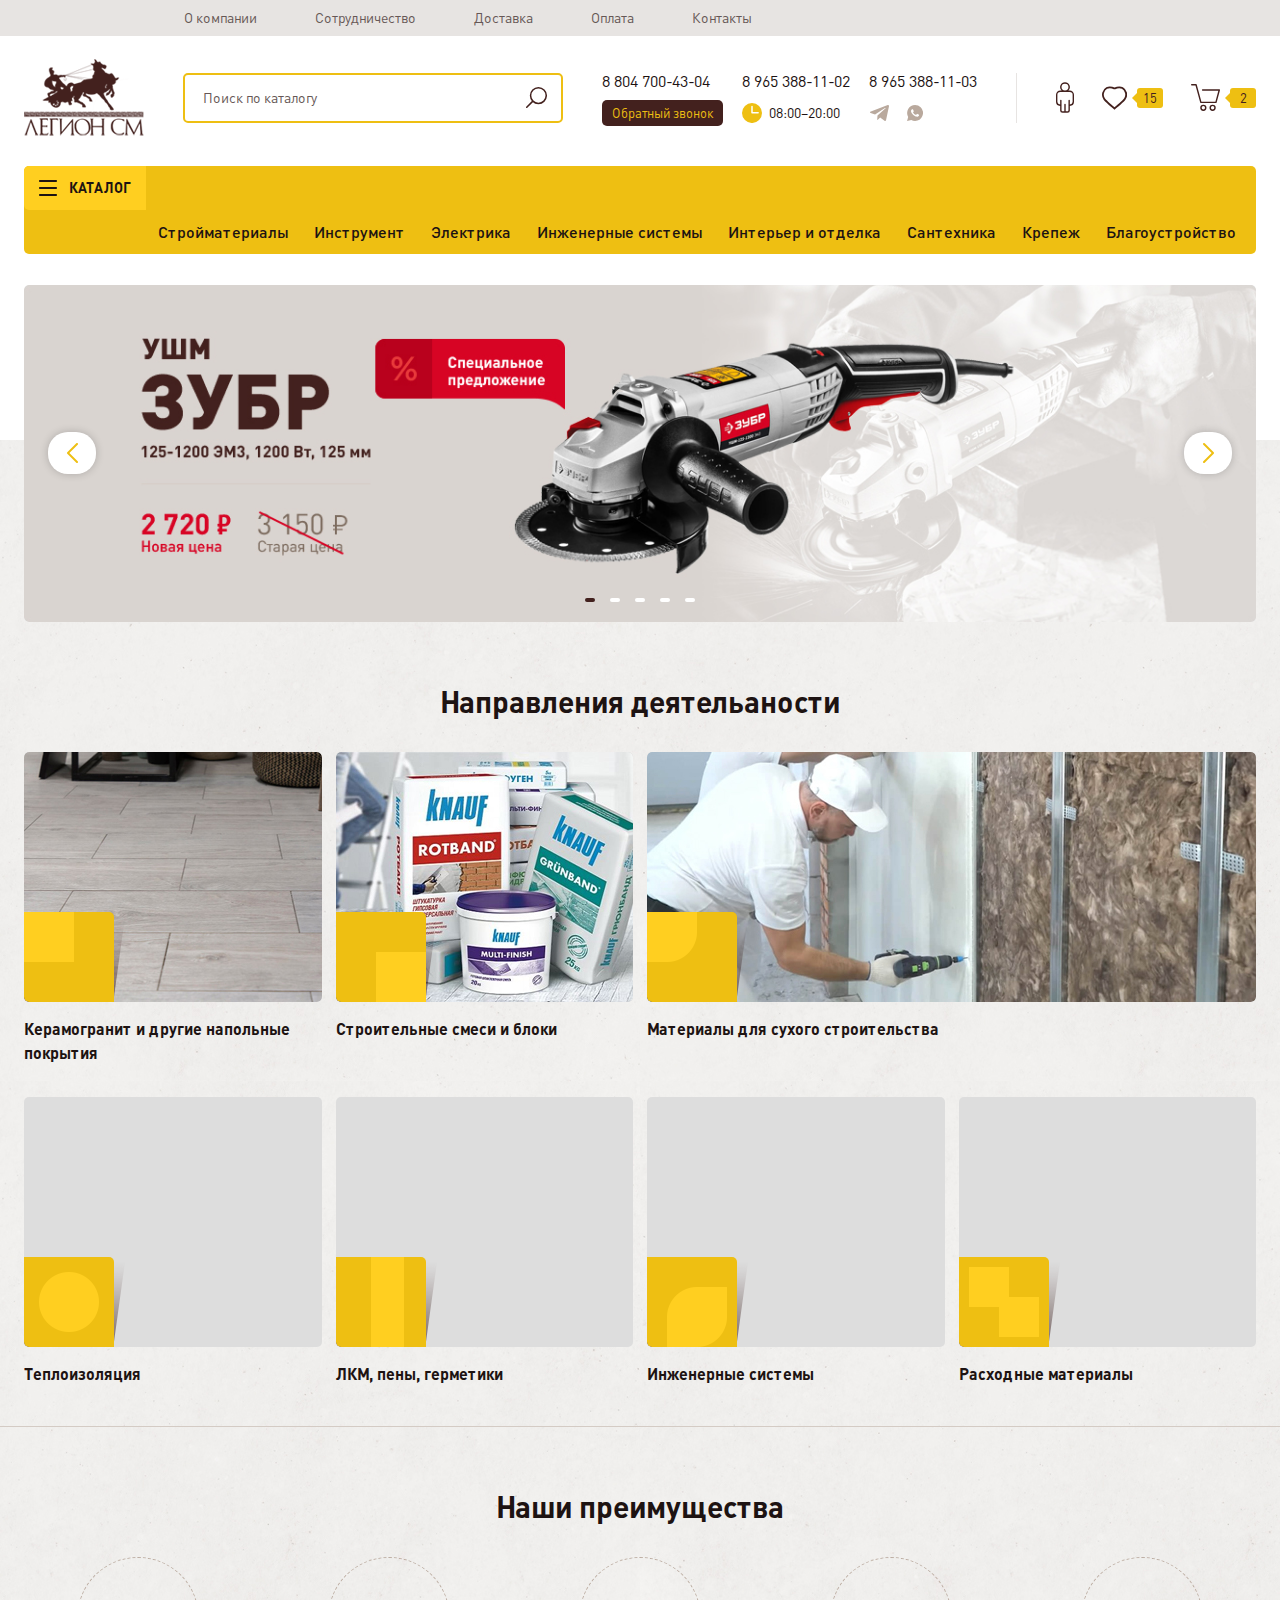
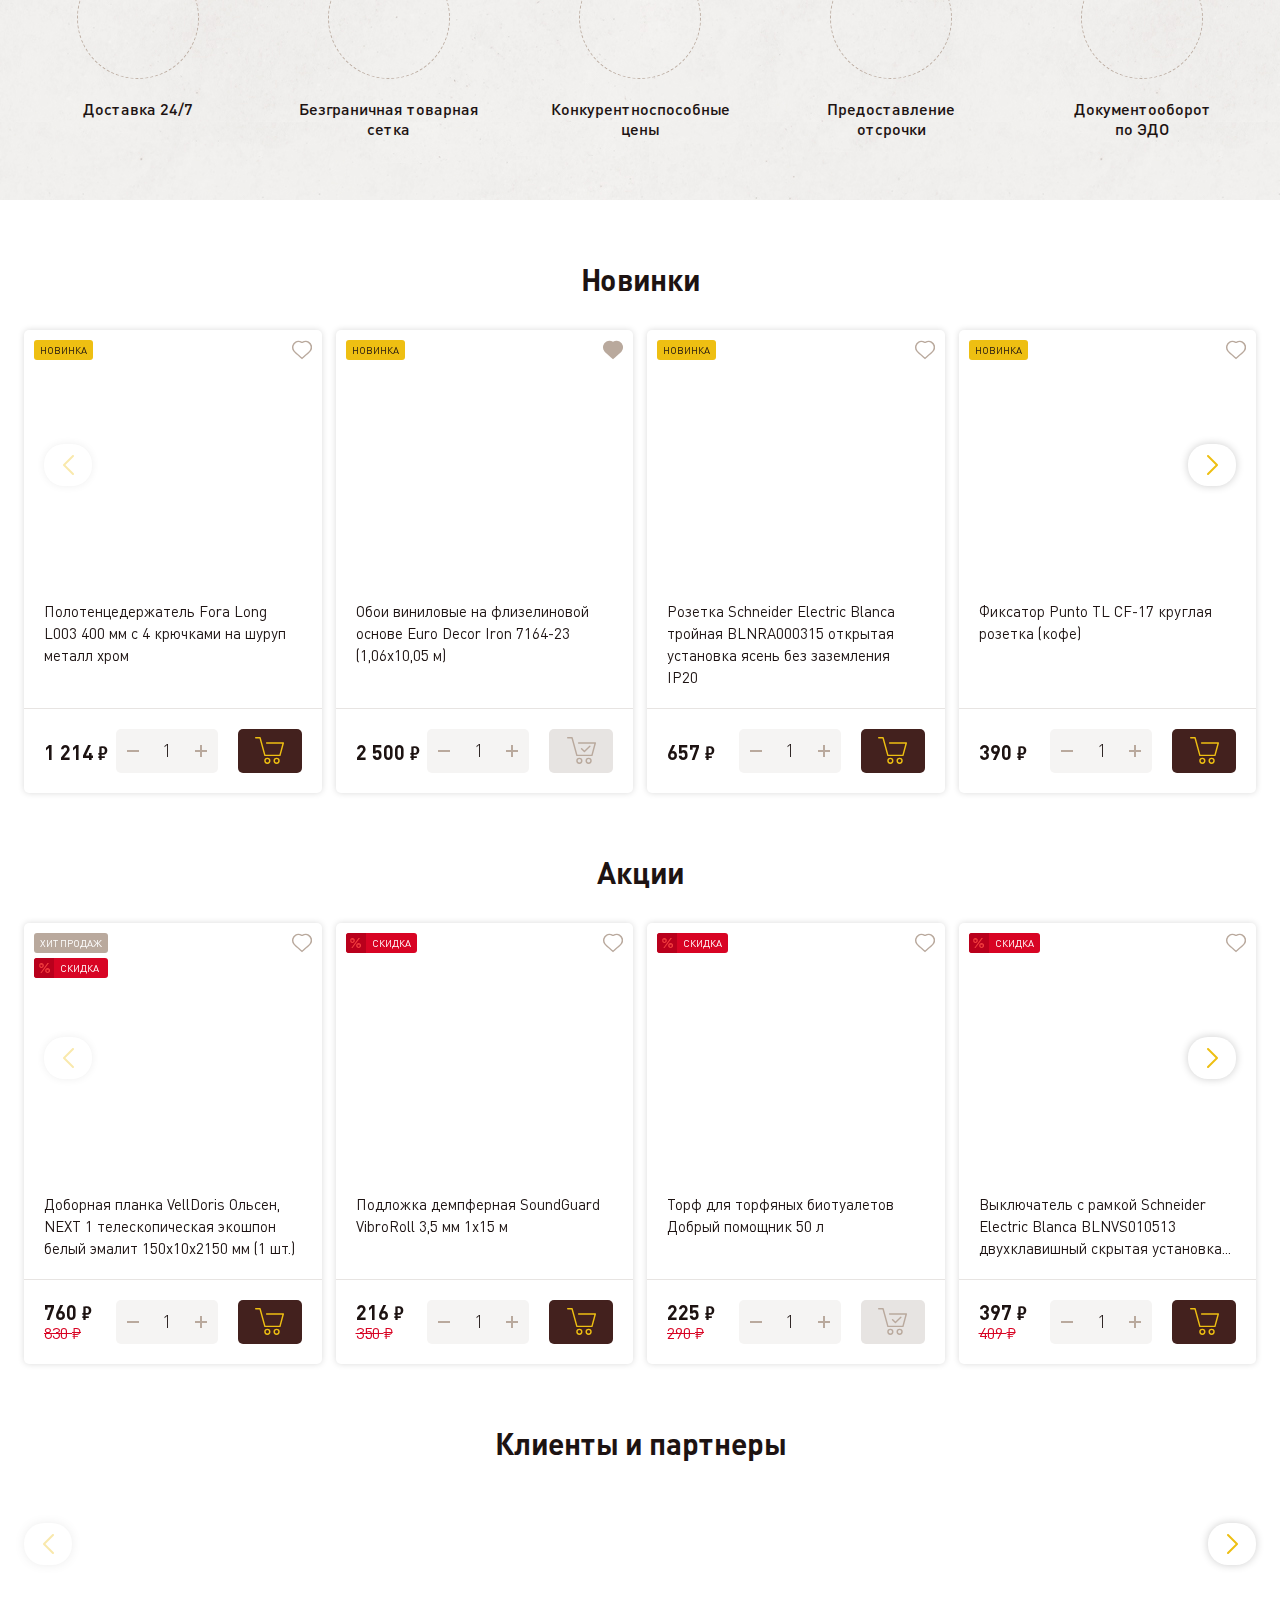
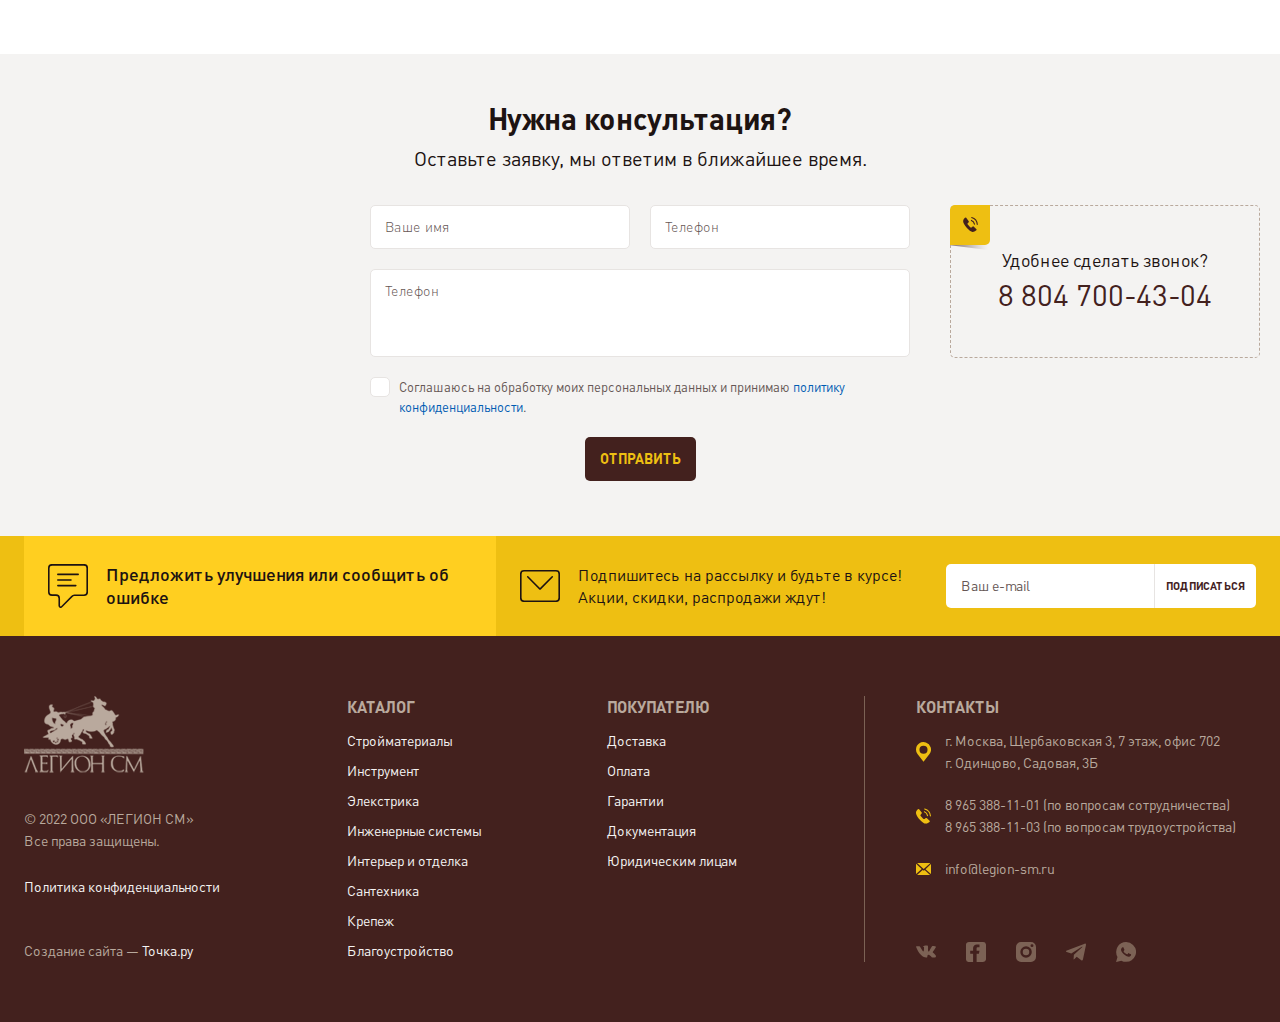
<file: index.html>
<!DOCTYPE html>
<html lang="ru">
	<head>
		<meta http-equiv="Content-Type" content="text/html; charset=utf-8">

		<!-- Адаптирование страницы для мобильных устройств -->
		<meta name="viewport" content="width=device-width, initial-scale=1, maximum-scale=1">

		<!-- Запрет распознования номера телефона -->
		<meta name="format-detection" content="telephone=no">
		<meta name="SKYPE_TOOLBAR" content ="SKYPE_TOOLBAR_PARSER_COMPATIBLE">

		<!-- Заголовок страницы -->
		<title>Заголовок страницы</title>

		<!-- Данное значение часто используют(использовали) поисковые системы -->
		<meta name="description" content="">
		<meta name="keywords" content="">

		<!-- Традиционная иконка сайта, размер 16x16, прозрачность поддерживается. Рекомендуемый формат: .ico или .png -->
		<link rel="shortcut icon" href="favicon.png">

		<!-- Изменение цвета панели моб. браузера -->
		<meta name="msapplication-TileColor" content="#eebf12">
		<meta name="theme-color" content="#eebf12">

		<!-- Подключение файлов стилей -->
		<link rel="stylesheet" href="css/swiper-bundle.min.css" async>
		<link rel="stylesheet" href="css/swiper.css" async>
		<link rel="stylesheet" href="css/fancybox.css" async>
		<link rel="stylesheet" href="css/ion.rangeSlider.css" async>
		<link rel="stylesheet" href="css/styles.css" async>

		<link rel="stylesheet" href="css/response_1327.css" media="print, (max-width: 1327px)" async>
		<link rel="stylesheet" href="css/response_1279.css" media="print, (max-width: 1279px)" async>
		<link rel="stylesheet" href="css/response_1023.css" media="print, (max-width: 1023px)" async>
		<link rel="stylesheet" href="css/response_767.css" media="print, (max-width: 767px)" async>
		<link rel="stylesheet" href="css/response_479.css" media="(max-width: 479px)" async>
	</head>

	<body>
		<div class="wrap">
			<div class="main">
				<header>
					<button class="mob_close_btn"></button>

					<div class="mob_scroll">
						<div class="top">
							<div class="cont">
								<div class="links row">
									<div><a href="/">О компании</a></div>
									<div><a href="/">Сотрудничество</a></div>
									<div><a href="/">Доставка</a></div>
									<div><a href="/">Оплата</a></div>
									<div><a href="/">Контакты</a></div>
								</div>
							</div>
						</div>

						<div class="info">
							<div class="cont row">
								<div class="logo">
									<img src="images/logo.png" alt="">
								</div>

								<div class="search">
									<form action="">
										<input type="text" name="" value="" class="input" placeholder="Поиск по каталогу">

										<button type="submit" class="submit_btn">
											<svg class="icon"><use xlink:href="images/sprite.svg#ic_search"></use></svg>
										</button>
									</form>
								</div>

								<div class="contacts">
									<div>
										<div class="phone">
											<a href="tel:88047004304">8 804 700-43-04</a>
										</div>

										<button class="callback_btn modal_btn" data-modal="#callback_modal">Обратный звонок</button>
									</div>

									<div>
										<div class="phone">
											<a href="tel:89653881102">8 965 388-11-02</a>
										</div>

										<div class="time">
											<svg class="icon"><use xlink:href="images/sprite.svg#ic_time"></use></svg>
											<span>08:00–20:00</span>
										</div>
									</div>

									<div>
										<div class="phone">
											<a href="tel:89653881103">8 965 388-11-03</a>
										</div>

										<div class="socials">
											<a href="/" target="_blank" rel="noopener nofollow" class="telegram_link">
												<svg class="icon"><use xlink:href="images/sprite.svg#ic_telegram"></use></svg>
											</a>

											<a href="/" target="_blank" rel="noopener nofollow" class="whatsapp_link">
												<svg class="icon"><use xlink:href="images/sprite.svg#ic_whatsapp"></use></svg>
											</a>
										</div>
									</div>
								</div>

								<div class="sep"></div>

								<div class="icons">
									<div class="account">
										<button class="modal_btn" data-modal="#login_modal">
											<svg class="icon"><use xlink:href="images/sprite.svg#ic_account"></use></svg>
										</button>
									</div>

									<div class="favorite">
										<a href="/">
											<svg class="icon"><use xlink:href="images/sprite.svg#ic_favorite"></use></svg>
											<span class="count">15</span>
										</a>
									</div>

									<div class="cart">
										<a href="/">
											<svg class="icon"><use xlink:href="images/sprite.svg#ic_cart"></use></svg>
											<span class="count">2</span>
										</a>
									</div>
								</div>
							</div>
						</div>


						<div class="bottom">
							<div class="cont">
								<div class="data row">
									<div class="catalog modal_cont">
										<button class="btn mini_modal_btn" data-modal-id="#catalog_modal">
											<svg class="icon"><use xlink:href="images/sprite.svg#ic_menu"></use></svg>
											<span>КАТАЛОГ</span>
										</button>

										<div class="mini_modal" id="catalog_modal">
											<div class="row">
												<div class="categories">
													<div>
														<a href="/" class="active">
															<span>Стройматериалы</span>
															<svg class="icon"><use xlink:href="images/sprite.svg#ic_arr_hor"></use></svg>
														</a>
													</div>

													<div>
														<a href="/">
															<span>Инструмент</span>
															<svg class="icon"><use xlink:href="images/sprite.svg#ic_arr_hor"></use></svg>
														</a>
													</div>

													<div>
														<a href="/">
															<span>Электрика</span>
															<svg class="icon"><use xlink:href="images/sprite.svg#ic_arr_hor"></use></svg>
														</a>
													</div>

													<div>
														<a href="/">
															<span>Инженерные системы</span>
															<svg class="icon"><use xlink:href="images/sprite.svg#ic_arr_hor"></use></svg>
														</a>
													</div>

													<div>
														<a href="/">
															<span>Интерьер и отделка</span>
															<svg class="icon"><use xlink:href="images/sprite.svg#ic_arr_hor"></use></svg>
														</a>
													</div>

													<div>
														<a href="/">
															<span>Сантехника</span>
															<svg class="icon"><use xlink:href="images/sprite.svg#ic_arr_hor"></use></svg>
														</a>
													</div>

													<div>
														<a href="/">
															<span>Крепеж</span>
															<svg class="icon"><use xlink:href="images/sprite.svg#ic_arr_hor"></use></svg>
														</a>
													</div>

													<div>
														<a href="/">
															<span>Благоустройство</span>
															<svg class="icon"><use xlink:href="images/sprite.svg#ic_arr_hor"></use></svg>
														</a>
													</div>
												</div>


												<div class="sub sub1" style="display: block;">
													<div class="row">
														<div class="col">
															<div><a href="/" class="sub_link">
																<span>Общестроительные материалы</span>
																<svg class="icon"><use xlink:href="images/sprite.svg#ic_arr_hor"></use></svg>
															</a></div>

															<div><a href="/" class="sub_link">
																<span>Стеновые и фасадные материалы</span>
																<svg class="icon"><use xlink:href="images/sprite.svg#ic_arr_hor"></use></svg>
															</a></div>

															<div><a href="/" class="sub_link">
																<span>Кровля, водосточные сситемы</span>
																<svg class="icon"><use xlink:href="images/sprite.svg#ic_arr_hor"></use></svg>
															</a></div>

															<div><a href="/">
																<span>Сухие строительные смеси</span>
															</a></div>

															<div><a href="/">
																<span>Металлопрокат</span>
															</a></div>

															<div><a href="/" class="sub_link">
																<span>Винтовые сваи</span>
																<svg class="icon"><use xlink:href="images/sprite.svg#ic_arr_hor"></use></svg>
															</a></div>
														</div>

														<div class="col level3 sub1">
															<div><a href="/"><span>Общестроительные материалы</span></a></div>
															<div><a href="/"><span>Стеновые и фасадные материалы</span></a></div>
															<div><a href="/"><span>Кровля, водосточные сситемы</span></a></div>
															<div><a href="/"><span>Сухие строительные смеси</span></a></div>
															<div><a href="/"><span>Металлопрокат</span></a></div>
															<div><a href="/"><span>Винтовые сваи</span></a></div>
														</div>

														<div class="col level3 sub2">
															<div><a href="/"><span>Общестроительные материалы</span></a></div>
															<div><a href="/"><span>Стеновые и фасадные материалы</span></a></div>
															<div><a href="/"><span>Кровля, водосточные сситемы</span></a></div>
															<div><a href="/"><span>Сухие строительные смеси</span></a></div>
															<div><a href="/"><span>Металлопрокат</span></a></div>
															<div><a href="/"><span>Винтовые сваи</span></a></div>
														</div>

														<div class="col level3 sub3">
															<div><a href="/"><span>Общестроительные материалы</span></a></div>
															<div><a href="/"><span>Стеновые и фасадные материалы</span></a></div>
															<div><a href="/"><span>Кровля, водосточные сситемы</span></a></div>
															<div><a href="/"><span>Сухие строительные смеси</span></a></div>
															<div><a href="/"><span>Металлопрокат</span></a></div>
															<div><a href="/"><span>Винтовые сваи</span></a></div>
														</div>

														<div class="col level3 sub6">
															<div><a href="/"><span>Общестроительные материалы</span></a></div>
															<div><a href="/"><span>Стеновые и фасадные материалы</span></a></div>
															<div><a href="/"><span>Кровля, водосточные сситемы</span></a></div>
															<div><a href="/"><span>Сухие строительные смеси</span></a></div>
															<div><a href="/"><span>Металлопрокат</span></a></div>
															<div><a href="/"><span>Винтовые сваи</span></a></div>
														</div>
													</div>
												</div>


												<div class="sub sub2">
													<div class="row">
														<div class="col">
															<div><a href="/"><span>Общестроительные материалы</span></a></div>
															<div><a href="/"><span>Стеновые и фасадные материалы</span></a></div>
															<div><a href="/"><span>Кровля, водосточные сситемы</span></a></div>
															<div><a href="/"><span>Сухие строительные смеси</span></a></div>
															<div><a href="/"><span>Металлопрокат</span></a></div>
															<div><a href="/"><span>Винтовые сваи</span></a></div>
														</div>
													</div>
												</div>


												<div class="sub sub3">
													<div class="row">
														<div class="col">
															<div><a href="/"><span>Общестроительные материалы</span></a></div>
															<div><a href="/"><span>Стеновые и фасадные материалы</span></a></div>
															<div><a href="/"><span>Кровля, водосточные сситемы</span></a></div>
															<div><a href="/"><span>Сухие строительные смеси</span></a></div>
															<div><a href="/"><span>Металлопрокат</span></a></div>
															<div><a href="/"><span>Винтовые сваи</span></a></div>
														</div>
													</div>
												</div>


												<div class="sub sub4">
													<div class="row">
														<div class="col">
															<div><a href="/"><span>Общестроительные материалы</span></a></div>
															<div><a href="/"><span>Стеновые и фасадные материалы</span></a></div>
															<div><a href="/"><span>Кровля, водосточные сситемы</span></a></div>
															<div><a href="/"><span>Сухие строительные смеси</span></a></div>
															<div><a href="/"><span>Металлопрокат</span></a></div>
															<div><a href="/"><span>Винтовые сваи</span></a></div>
														</div>
													</div>
												</div>


												<div class="sub sub5">
													<div class="row">
														<div class="col">
															<div><a href="/"><span>Общестроительные материалы</span></a></div>
															<div><a href="/"><span>Стеновые и фасадные материалы</span></a></div>
															<div><a href="/"><span>Кровля, водосточные сситемы</span></a></div>
															<div><a href="/"><span>Сухие строительные смеси</span></a></div>
															<div><a href="/"><span>Металлопрокат</span></a></div>
															<div><a href="/"><span>Винтовые сваи</span></a></div>
														</div>
													</div>
												</div>


												<div class="sub sub6">
													<div class="row">
														<div class="col">
															<div><a href="/"><span>Общестроительные материалы</span></a></div>
															<div><a href="/"><span>Стеновые и фасадные материалы</span></a></div>
															<div><a href="/"><span>Кровля, водосточные сситемы</span></a></div>
															<div><a href="/"><span>Сухие строительные смеси</span></a></div>
															<div><a href="/"><span>Металлопрокат</span></a></div>
															<div><a href="/"><span>Винтовые сваи</span></a></div>
														</div>
													</div>
												</div>


												<div class="sub sub7">
													<div class="row">
														<div class="col">
															<div><a href="/"><span>Общестроительные материалы</span></a></div>
															<div><a href="/"><span>Стеновые и фасадные материалы</span></a></div>
															<div><a href="/"><span>Кровля, водосточные сситемы</span></a></div>
															<div><a href="/"><span>Сухие строительные смеси</span></a></div>
															<div><a href="/"><span>Металлопрокат</span></a></div>
															<div><a href="/"><span>Винтовые сваи</span></a></div>
														</div>
													</div>
												</div>


												<div class="sub sub8">
													<div class="row">
														<div class="col">
															<div><a href="/"><span>Общестроительные материалы</span></a></div>
															<div><a href="/"><span>Стеновые и фасадные материалы</span></a></div>
															<div><a href="/"><span>Кровля, водосточные сситемы</span></a></div>
															<div><a href="/"><span>Сухие строительные смеси</span></a></div>
															<div><a href="/"><span>Металлопрокат</span></a></div>
															<div><a href="/"><span>Винтовые сваи</span></a></div>
														</div>
													</div>
												</div>
											</div>
										</div>
									</div>

									<nav class="menu row">
										<div class="menu_item">
											<a href="/">Стройматериалы</a>
										</div>

										<div class="menu_item">
											<a href="/">Инструмент</a>
										</div>

										<div class="menu_item">
											<a href="/">Электрика</a>
										</div>

										<div class="menu_item">
											<a href="/">Инженерные системы</a>
										</div>

										<div class="menu_item">
											<a href="/">Интерьер и отделка</a>
										</div>

										<div class="menu_item">
											<a href="/">Сантехника</a>
										</div>

										<div class="menu_item">
											<a href="/">Крепеж</a>
										</div>

										<div class="menu_item">
											<a href="/">Благоустройство</a>
										</div>
									</nav>
								</div>
							</div>
						</div>
					</div>
				</header>


				<section class="mob_header">
					<div class="cont row">
						<div class="logo">
							<img src="images/logo.png" alt="">
						</div>

						<div class="icons">
							<div class="account">
								<button class="modal_btn" data-modal="#login_modal">
									<svg class="icon"><use xlink:href="images/sprite.svg#ic_account"></use></svg>
								</button>
							</div>

							<div class="favorite">
								<a href="/">
									<svg class="icon"><use xlink:href="images/sprite.svg#ic_favorite"></use></svg>
									<span class="count">15</span>
								</a>
							</div>

							<div class="cart">
								<a href="/">
									<svg class="icon"><use xlink:href="images/sprite.svg#ic_cart"></use></svg>
									<span class="count">2</span>
								</a>
							</div>

							<div class="mob_menu">
								<button class="btn">
									<svg class="icon"><use xlink:href="images/sprite.svg#ic_menu"></use></svg>
								</button>
							</div>
						</div>

						<div class="search">
							<form action="">
								<input type="text" name="" value="" class="input" placeholder="Поиск по каталогу">

								<button type="submit" class="submit_btn">
									<svg class="icon"><use xlink:href="images/sprite.svg#ic_search"></use></svg>
								</button>
							</form>
						</div>
					</div>
				</section>


				<section class="bg_block block">
					<section class="main_slider block">
						<div class="cont">
							<div class="swiper">
								<div class="swiper-wrapper">
									<div class="slide swiper-slide">
										<a href="/" class="image">
											<img data-src="images/tmp/main_slider_img.jpg" alt="" class="img swiper-lazy">
										</a>
									</div>

									<div class="slide swiper-slide">
										<a href="/" class="image">
											<img data-src="images/tmp/main_slider_img.jpg" alt="" class="img swiper-lazy">
										</a>
									</div>

									<div class="slide swiper-slide">
										<a href="/" class="image">
											<img data-src="images/tmp/main_slider_img.jpg" alt="" class="img swiper-lazy">
										</a>
									</div>

									<div class="slide swiper-slide">
										<a href="/" class="image">
											<img data-src="images/tmp/main_slider_img.jpg" alt="" class="img swiper-lazy">
										</a>
									</div>

									<div class="slide swiper-slide">
										<a href="/" class="image">
											<img data-src="images/tmp/main_slider_img.jpg" alt="" class="img swiper-lazy">
										</a>
									</div>
								</div>

								<div class="swiper-button-prev">
									<svg class="icon"><use xlink:href="images/sprite.svg#ic_arr_hor"></use></svg>
								</div>

								<div class="swiper-button-next">
									<svg class="icon"><use xlink:href="images/sprite.svg#ic_arr_hor"></use></svg>
								</div>

								<div class="swiper-pagination"></div>
							</div>
						</div>
					</section>


					<section class="directions block border">
						<div class="cont">
							<div class="block_head center">
								<div class="title">Направления деятельaности</div>
							</div>

							<div class="row">
								<a href="/" class="direction">
									<div class="thumb">
										<img data-src="images/tmp/direction_thumb1.jpg" alt="" class="lazyload">

										<div class="icon">
											<img data-src="images/ic_direction1.svg" alt="" class="lazyload">
										</div>
									</div>

									<div class="name">Керамогранит и другие напольные покрытия</div>
								</a>

								<a href="/" class="direction">
									<div class="thumb">
										<img data-src="images/tmp/direction_thumb2.jpg" alt="" class="lazyload">

										<div class="icon">
											<img data-src="images/ic_direction2.svg" alt="" class="lazyload">
										</div>
									</div>

									<div class="name">Строительные смеси и блоки</div>
								</a>

								<a href="/" class="direction big_w">
									<div class="thumb">
										<img data-src="images/tmp/direction_thumb3.jpg" alt="" class="lazyload">

										<div class="icon">
											<img data-src="images/ic_direction3.svg" alt="" class="lazyload">
										</div>
									</div>

									<div class="name">Материалы для сухого строительства</div>
								</a>

								<a href="/" class="direction">
									<div class="thumb">
										<img data-src="images/tmp/direction_thumb4.jpg" alt="" class="lazyload">

										<div class="icon">
											<img data-src="images/ic_direction4.svg" alt="" class="lazyload">
										</div>
									</div>

									<div class="name">Теплоизоляция</div>
								</a>

								<a href="/" class="direction">
									<div class="thumb">
										<img data-src="images/tmp/direction_thumb5.jpg" alt="" class="lazyload">

										<div class="icon">
											<img data-src="images/ic_direction5.svg" alt="" class="lazyload">
										</div>
									</div>

									<div class="name">ЛКМ, пены, герметики</div>
								</a>

								<a href="/" class="direction">
									<div class="thumb">
										<img data-src="images/tmp/direction_thumb6.jpg" alt="" class="lazyload">

										<div class="icon">
											<img data-src="images/ic_direction6.svg" alt="" class="lazyload">
										</div>
									</div>

									<div class="name">Инженерные системы</div>
								</a>

								<a href="/" class="direction">
									<div class="thumb">
										<img data-src="images/tmp/direction_thumb7.jpg" alt="" class="lazyload">

										<div class="icon">
											<img data-src="images/ic_direction7.svg" alt="" class="lazyload">
										</div>
									</div>

									<div class="name">Расходные материалы</div>
								</a>
							</div>
						</div>
					</section>


					<section class="advantages block">
						<div class="cont">
							<div class="block_head center">
								<div class="title">Наши преимущества</div>
							</div>

							<div class="row">
								<div class="item">
									<div class="icon">
										<img data-src="images/ic_advantage1.svg" alt="" class="lazyload">
									</div>

									<div>Доставка 24/7</div>
								</div>

								<div class="item">
									<div class="icon">
										<img data-src="images/ic_advantage2.svg" alt="" class="lazyload">
									</div>

									<div>Безграничная товарная<br> сетка</div>
								</div>

								<div class="item">
									<div class="icon">
										<img data-src="images/ic_advantage3.svg" alt="" class="lazyload">
									</div>

									<div>Конкурентноспособные<br> цены</div>
								</div>

								<div class="item">
									<div class="icon">
										<img data-src="images/ic_advantage4.svg" alt="" class="lazyload">
									</div>

									<div>Предоставление<br> отсрочки</div>
								</div>

								<div class="item">
									<div class="icon">
										<img data-src="images/ic_advantage5.svg" alt="" class="lazyload">
									</div>

									<div>Документооборот<br> по ЭДО</div>
								</div>
							</div>
						</div>
					</section>
				</section>


				<section class="products block">
					<div class="cont">
						<div class="block_head center">
							<div class="title">Новинки</div>
						</div>

						<div class="swiper">
							<div class="swiper-wrapper">
								<div class="swiper-slide">
									<div class="product">
										<div class="stickers">
											<div><div class="sticker yellow">НОВИНКА</div></div>
										</div>

										<button class="favorite_btn">
											<svg class="icon"><use xlink:href="images/sprite.svg#ic_favorite"></use></svg>
											<svg class="icon"><use xlink:href="images/sprite.svg#ic_favorite2"></use></svg>
										</button>

										<a href="/" class="thumb">
											<div><img data-src="images/tmp/product_thumb1.png" alt="" class="swiper-lazy"></div>
										</a>

										<div class="name">
											<a href="/">Полотенцедержатель Fora Long L003 400 мм с 4 крючками на шуруп металл хром</a>
										</div>

										<div class="buy">
											<div class="price">
												<div>1 214 <span class="currency">в</span></div>
											</div>

											<div class="amount">
												<button type="button" class="minus">
													<svg class="icon"><use xlink:href="images/sprite.svg#ic_minus"></use></svg>
												</button>

												<input type="text" value="1" class="input"
												  data-minimum="1" data-maximum="99" data-step="1" data-unit="" maxlength="2">

												<button type="button" class="plus">
													<svg class="icon"><use xlink:href="images/sprite.svg#ic_plus"></use></svg>
												</button>
											</div>

											<button class="buy_btn">
												<svg class="icon"><use xlink:href="images/sprite.svg#ic_cart"></use></svg>
												<svg class="icon"><use xlink:href="images/sprite.svg#ic_cart_success"></use></svg>
											</button>
										</div>
									</div>
								</div>


								<div class="swiper-slide">
									<div class="product">
										<div class="stickers">
											<div><div class="sticker yellow">НОВИНКА</div></div>
										</div>

										<button class="favorite_btn active">
											<svg class="icon"><use xlink:href="images/sprite.svg#ic_favorite"></use></svg>
											<svg class="icon"><use xlink:href="images/sprite.svg#ic_favorite2"></use></svg>
										</button>

										<a href="/" class="thumb">
											<div><img data-src="images/tmp/product_thumb2.png" alt="" class="swiper-lazy"></div>
										</a>

										<div class="name">
											<a href="/">Обои виниловые на флизелиновой основе Euro Decor Iron 7164-23 (1,06х10,05 м)</a>
										</div>

										<div class="buy">
											<div class="price">
												<div>2 500 <span class="currency">в</span></div>
											</div>

											<div class="amount">
												<button type="button" class="minus">
													<svg class="icon"><use xlink:href="images/sprite.svg#ic_minus"></use></svg>
												</button>

												<input type="text" value="1" class="input"
												  data-minimum="1" data-maximum="99" data-step="1" data-unit="" maxlength="2">

												<button type="button" class="plus">
													<svg class="icon"><use xlink:href="images/sprite.svg#ic_plus"></use></svg>
												</button>
											</div>

											<button class="buy_btn active">
												<svg class="icon"><use xlink:href="images/sprite.svg#ic_cart"></use></svg>
												<svg class="icon"><use xlink:href="images/sprite.svg#ic_cart_success"></use></svg>
											</button>
										</div>
									</div>
								</div>


								<div class="swiper-slide">
									<div class="product">
										<div class="stickers">
											<div><div class="sticker yellow">НОВИНКА</div></div>
										</div>

										<button class="favorite_btn">
											<svg class="icon"><use xlink:href="images/sprite.svg#ic_favorite"></use></svg>
											<svg class="icon"><use xlink:href="images/sprite.svg#ic_favorite2"></use></svg>
										</button>

										<a href="/" class="thumb">
											<div><img data-src="images/tmp/product_thumb3.png" alt="" class="swiper-lazy"></div>
										</a>

										<div class="name">
											<a href="/">Розетка Schneider Electric Blanca тройная BLNRA000315 открытая установка ясень без заземления IP20</a>
										</div>

										<div class="buy">
											<div class="price">
												<div>657 <span class="currency">в</span></div>
											</div>

											<div class="amount">
												<button type="button" class="minus">
													<svg class="icon"><use xlink:href="images/sprite.svg#ic_minus"></use></svg>
												</button>

												<input type="text" value="1" class="input"
												  data-minimum="1" data-maximum="99" data-step="1" data-unit="" maxlength="2">

												<button type="button" class="plus">
													<svg class="icon"><use xlink:href="images/sprite.svg#ic_plus"></use></svg>
												</button>
											</div>

											<button class="buy_btn">
												<svg class="icon"><use xlink:href="images/sprite.svg#ic_cart"></use></svg>
												<svg class="icon"><use xlink:href="images/sprite.svg#ic_cart_success"></use></svg>
											</button>
										</div>
									</div>
								</div>


								<div class="swiper-slide">
									<div class="product">
										<div class="stickers">
											<div><div class="sticker yellow">НОВИНКА</div></div>
										</div>

										<button class="favorite_btn">
											<svg class="icon"><use xlink:href="images/sprite.svg#ic_favorite"></use></svg>
											<svg class="icon"><use xlink:href="images/sprite.svg#ic_favorite2"></use></svg>
										</button>

										<a href="/" class="thumb">
											<div><img data-src="images/tmp/product_thumb4.png" alt="" class="swiper-lazy"></div>
										</a>

										<div class="name">
											<a href="/">Фиксатор Punto TL CF-17 круглая розетка (кофе)</a>
										</div>

										<div class="buy">
											<div class="price">
												<div>390 <span class="currency">в</span></div>
											</div>

											<div class="amount">
												<button type="button" class="minus">
													<svg class="icon"><use xlink:href="images/sprite.svg#ic_minus"></use></svg>
												</button>

												<input type="text" value="1" class="input"
												  data-minimum="1" data-maximum="99" data-step="1" data-unit="" maxlength="2">

												<button type="button" class="plus">
													<svg class="icon"><use xlink:href="images/sprite.svg#ic_plus"></use></svg>
												</button>
											</div>

											<button class="buy_btn">
												<svg class="icon"><use xlink:href="images/sprite.svg#ic_cart"></use></svg>
												<svg class="icon"><use xlink:href="images/sprite.svg#ic_cart_success"></use></svg>
											</button>
										</div>
									</div>
								</div>


								<div class="swiper-slide">
									<div class="product">
										<div class="stickers">
											<div><div class="sticker yellow">НОВИНКА</div></div>
										</div>

										<button class="favorite_btn">
											<svg class="icon"><use xlink:href="images/sprite.svg#ic_favorite"></use></svg>
											<svg class="icon"><use xlink:href="images/sprite.svg#ic_favorite2"></use></svg>
										</button>

										<a href="/" class="thumb">
											<div><img data-src="images/tmp/product_thumb1.png" alt="" class="swiper-lazy"></div>
										</a>

										<div class="name">
											<a href="/">Полотенцедержатель Fora Long L003 400 мм с 4 крючками на шуруп металл хром</a>
										</div>

										<div class="buy">
											<div class="price">
												<div>1 214 <span class="currency">в</span></div>
											</div>

											<div class="amount">
												<button type="button" class="minus">
													<svg class="icon"><use xlink:href="images/sprite.svg#ic_minus"></use></svg>
												</button>

												<input type="text" value="1" class="input"
												  data-minimum="1" data-maximum="99" data-step="1" data-unit="" maxlength="2">

												<button type="button" class="plus">
													<svg class="icon"><use xlink:href="images/sprite.svg#ic_plus"></use></svg>
												</button>
											</div>

											<button class="buy_btn">
												<svg class="icon"><use xlink:href="images/sprite.svg#ic_cart"></use></svg>
												<svg class="icon"><use xlink:href="images/sprite.svg#ic_cart_success"></use></svg>
											</button>
										</div>
									</div>
								</div>


								<div class="swiper-slide">
									<div class="product">
										<div class="stickers">
											<div><div class="sticker yellow">НОВИНКА</div></div>
										</div>

										<button class="favorite_btn active">
											<svg class="icon"><use xlink:href="images/sprite.svg#ic_favorite"></use></svg>
											<svg class="icon"><use xlink:href="images/sprite.svg#ic_favorite2"></use></svg>
										</button>

										<a href="/" class="thumb">
											<div><img data-src="images/tmp/product_thumb2.png" alt="" class="swiper-lazy"></div>
										</a>

										<div class="name">
											<a href="/">Обои виниловые на флизелиновой основе Euro Decor Iron 7164-23 (1,06х10,05 м)</a>
										</div>

										<div class="buy">
											<div class="price">
												<div>2 500 <span class="currency">в</span></div>
											</div>

											<div class="amount">
												<button type="button" class="minus">
													<svg class="icon"><use xlink:href="images/sprite.svg#ic_minus"></use></svg>
												</button>

												<input type="text" value="1" class="input"
												  data-minimum="1" data-maximum="99" data-step="1" data-unit="" maxlength="2">

												<button type="button" class="plus">
													<svg class="icon"><use xlink:href="images/sprite.svg#ic_plus"></use></svg>
												</button>
											</div>

											<button class="buy_btn active">
												<svg class="icon"><use xlink:href="images/sprite.svg#ic_cart"></use></svg>
												<svg class="icon"><use xlink:href="images/sprite.svg#ic_cart_success"></use></svg>
											</button>
										</div>
									</div>
								</div>


								<div class="swiper-slide">
									<div class="product">
										<div class="stickers">
											<div><div class="sticker yellow">НОВИНКА</div></div>
										</div>

										<button class="favorite_btn">
											<svg class="icon"><use xlink:href="images/sprite.svg#ic_favorite"></use></svg>
											<svg class="icon"><use xlink:href="images/sprite.svg#ic_favorite2"></use></svg>
										</button>

										<a href="/" class="thumb">
											<div><img data-src="images/tmp/product_thumb3.png" alt="" class="swiper-lazy"></div>
										</a>

										<div class="name">
											<a href="/">Розетка Schneider Electric Blanca тройная BLNRA000315 открытая установка ясень без заземления IP20</a>
										</div>

										<div class="buy">
											<div class="price">
												<div>657 <span class="currency">в</span></div>
											</div>

											<div class="amount">
												<button type="button" class="minus">
													<svg class="icon"><use xlink:href="images/sprite.svg#ic_minus"></use></svg>
												</button>

												<input type="text" value="1" class="input"
												  data-minimum="1" data-maximum="99" data-step="1" data-unit="" maxlength="2">

												<button type="button" class="plus">
													<svg class="icon"><use xlink:href="images/sprite.svg#ic_plus"></use></svg>
												</button>
											</div>

											<button class="buy_btn">
												<svg class="icon"><use xlink:href="images/sprite.svg#ic_cart"></use></svg>
												<svg class="icon"><use xlink:href="images/sprite.svg#ic_cart_success"></use></svg>
											</button>
										</div>
									</div>
								</div>


								<div class="swiper-slide">
									<div class="product">
										<div class="stickers">
											<div><div class="sticker yellow">НОВИНКА</div></div>
										</div>

										<button class="favorite_btn">
											<svg class="icon"><use xlink:href="images/sprite.svg#ic_favorite"></use></svg>
											<svg class="icon"><use xlink:href="images/sprite.svg#ic_favorite2"></use></svg>
										</button>

										<a href="/" class="thumb">
											<div><img data-src="images/tmp/product_thumb4.png" alt="" class="swiper-lazy"></div>
										</a>

										<div class="name">
											<a href="/">Фиксатор Punto TL CF-17 круглая розетка (кофе)</a>
										</div>

										<div class="buy">
											<div class="price">
												<div>390 <span class="currency">в</span></div>
											</div>

											<div class="amount">
												<button type="button" class="minus">
													<svg class="icon"><use xlink:href="images/sprite.svg#ic_minus"></use></svg>
												</button>

												<input type="text" value="1" class="input"
												  data-minimum="1" data-maximum="99" data-step="1" data-unit="" maxlength="2">

												<button type="button" class="plus">
													<svg class="icon"><use xlink:href="images/sprite.svg#ic_plus"></use></svg>
												</button>
											</div>

											<button class="buy_btn">
												<svg class="icon"><use xlink:href="images/sprite.svg#ic_cart"></use></svg>
												<svg class="icon"><use xlink:href="images/sprite.svg#ic_cart_success"></use></svg>
											</button>
										</div>
									</div>
								</div>
							</div>

							<div class="swiper-button-prev">
								<svg class="icon"><use xlink:href="images/sprite.svg#ic_arr_hor"></use></svg>
							</div>

							<div class="swiper-button-next">
								<svg class="icon"><use xlink:href="images/sprite.svg#ic_arr_hor"></use></svg>
							</div>
						</div>
					</div>
				</section>


				<section class="products block">
					<div class="cont">
						<div class="block_head center">
							<div class="title">Акции</div>
						</div>

						<div class="swiper">
							<div class="swiper-wrapper">
								<div class="swiper-slide">
									<div class="product">
										<div class="stickers">
											<div><div class="sticker grey">ХИТ ПРОДАЖ</div></div>

											<div><div class="sticker red">
												<div class="icon">
													<svg><use xlink:href="images/sprite.svg#ic_percents"></use></svg>
												</div>
												<span>СКИДКА</span>
											</div></div>
										</div>

										<button class="favorite_btn">
											<svg class="icon"><use xlink:href="images/sprite.svg#ic_favorite"></use></svg>
											<svg class="icon"><use xlink:href="images/sprite.svg#ic_favorite2"></use></svg>
										</button>

										<a href="/" class="thumb">
											<div><img data-src="images/tmp/product_thumb5.png" alt="" class="swiper-lazy"></div>
										</a>

										<div class="name">
											<a href="/">Доборная планка VellDoris Ольсен, NEXT 1 телескопическая экошпон белый эмалит 150х10х2150 мм (1 шт.)</a>
										</div>

										<div class="buy">
											<div class="price">
												<div>760 <span class="currency">в</span></div>
												<div class="old">830 <span class="currency">о</span></div>
											</div>

											<div class="amount">
												<button type="button" class="minus">
													<svg class="icon"><use xlink:href="images/sprite.svg#ic_minus"></use></svg>
												</button>

												<input type="text" value="1" class="input"
												  data-minimum="1" data-maximum="99" data-step="1" data-unit="" maxlength="2">

												<button type="button" class="plus">
													<svg class="icon"><use xlink:href="images/sprite.svg#ic_plus"></use></svg>
												</button>
											</div>

											<button class="buy_btn">
												<svg class="icon"><use xlink:href="images/sprite.svg#ic_cart"></use></svg>
												<svg class="icon"><use xlink:href="images/sprite.svg#ic_cart_success"></use></svg>
											</button>
										</div>
									</div>
								</div>


								<div class="swiper-slide">
									<div class="product">
										<div class="stickers">
											<div><div class="sticker red">
												<div class="icon">
													<svg><use xlink:href="images/sprite.svg#ic_percents"></use></svg>
												</div>
												<span>СКИДКА</span>
											</div></div>
										</div>

										<button class="favorite_btn">
											<svg class="icon"><use xlink:href="images/sprite.svg#ic_favorite"></use></svg>
											<svg class="icon"><use xlink:href="images/sprite.svg#ic_favorite2"></use></svg>
										</button>

										<a href="/" class="thumb">
											<div><img data-src="images/tmp/product_thumb6.png" alt="" class="swiper-lazy"></div>
										</a>

										<div class="name">
											<a href="/">Подложка демпферная SoundGuard VibroRoll 3,5 мм 1х15 м</a>
										</div>

										<div class="buy">
											<div class="price">
												<div>216 <span class="currency">в</span></div>
												<div class="old">350 <span class="currency">о</span></div>
											</div>

											<div class="amount">
												<button type="button" class="minus">
													<svg class="icon"><use xlink:href="images/sprite.svg#ic_minus"></use></svg>
												</button>

												<input type="text" value="1" class="input"
												  data-minimum="1" data-maximum="99" data-step="1" data-unit="" maxlength="2">

												<button type="button" class="plus">
													<svg class="icon"><use xlink:href="images/sprite.svg#ic_plus"></use></svg>
												</button>
											</div>

											<button class="buy_btn">
												<svg class="icon"><use xlink:href="images/sprite.svg#ic_cart"></use></svg>
												<svg class="icon"><use xlink:href="images/sprite.svg#ic_cart_success"></use></svg>
											</button>
										</div>
									</div>
								</div>


								<div class="swiper-slide">
									<div class="product">
										<div class="stickers">
											<div><div class="sticker red">
												<div class="icon">
													<svg><use xlink:href="images/sprite.svg#ic_percents"></use></svg>
												</div>
												<span>СКИДКА</span>
											</div></div>
										</div>

										<button class="favorite_btn">
											<svg class="icon"><use xlink:href="images/sprite.svg#ic_favorite"></use></svg>
											<svg class="icon"><use xlink:href="images/sprite.svg#ic_favorite2"></use></svg>
										</button>

										<a href="/" class="thumb">
											<div><img data-src="images/tmp/product_thumb7.png" alt="" class="swiper-lazy"></div>
										</a>

										<div class="name">
											<a href="/">Торф для торфяных биотуалетов Добрый помощник 50 л</a>
										</div>

										<div class="buy">
											<div class="price">
												<div>225 <span class="currency">в</span></div>
												<div class="old">290 <span class="currency">о</span></div>
											</div>

											<div class="amount">
												<button type="button" class="minus">
													<svg class="icon"><use xlink:href="images/sprite.svg#ic_minus"></use></svg>
												</button>

												<input type="text" value="1" class="input"
												  data-minimum="1" data-maximum="99" data-step="1" data-unit="" maxlength="2">

												<button type="button" class="plus">
													<svg class="icon"><use xlink:href="images/sprite.svg#ic_plus"></use></svg>
												</button>
											</div>

											<button class="buy_btn active">
												<svg class="icon"><use xlink:href="images/sprite.svg#ic_cart"></use></svg>
												<svg class="icon"><use xlink:href="images/sprite.svg#ic_cart_success"></use></svg>
											</button>
										</div>
									</div>
								</div>


								<div class="swiper-slide">
									<div class="product">
										<div class="stickers">
											<div><div class="sticker red">
												<div class="icon">
													<svg><use xlink:href="images/sprite.svg#ic_percents"></use></svg>
												</div>
												<span>СКИДКА</span>
											</div></div>
										</div>

										<button class="favorite_btn">
											<svg class="icon"><use xlink:href="images/sprite.svg#ic_favorite"></use></svg>
											<svg class="icon"><use xlink:href="images/sprite.svg#ic_favorite2"></use></svg>
										</button>

										<a href="/" class="thumb">
											<div><img data-src="images/tmp/product_thumb8.png" alt="" class="swiper-lazy"></div>
										</a>

										<div class="name">
											<a href="/">Выключатель с рамкой Schneider Electric Blanca BLNVS010513 двухклавишный скрытая установка...</a>
										</div>

										<div class="buy">
											<div class="price">
												<div>397 <span class="currency">в</span></div>
												<div class="old">409 <span class="currency">о</span></div>
											</div>

											<div class="amount">
												<button type="button" class="minus">
													<svg class="icon"><use xlink:href="images/sprite.svg#ic_minus"></use></svg>
												</button>

												<input type="text" value="1" class="input"
												  data-minimum="1" data-maximum="99" data-step="1" data-unit="" maxlength="2">

												<button type="button" class="plus">
													<svg class="icon"><use xlink:href="images/sprite.svg#ic_plus"></use></svg>
												</button>
											</div>

											<button class="buy_btn">
												<svg class="icon"><use xlink:href="images/sprite.svg#ic_cart"></use></svg>
												<svg class="icon"><use xlink:href="images/sprite.svg#ic_cart_success"></use></svg>
											</button>
										</div>
									</div>
								</div>


								<div class="swiper-slide">
									<div class="product">
										<div class="stickers">
											<div><div class="sticker grey">ХИТ ПРОДАЖ</div></div>

											<div><div class="sticker red">
												<div class="icon">
													<svg><use xlink:href="images/sprite.svg#ic_percents"></use></svg>
												</div>
												<span>СКИДКА</span>
											</div></div>
										</div>

										<button class="favorite_btn">
											<svg class="icon"><use xlink:href="images/sprite.svg#ic_favorite"></use></svg>
											<svg class="icon"><use xlink:href="images/sprite.svg#ic_favorite2"></use></svg>
										</button>

										<a href="/" class="thumb">
											<div><img data-src="images/tmp/product_thumb5.png" alt="" class="swiper-lazy"></div>
										</a>

										<div class="name">
											<a href="/">Доборная планка VellDoris Ольсен, NEXT 1 телескопическая экошпон белый эмалит 150х10х2150 мм (1 шт.)</a>
										</div>

										<div class="buy">
											<div class="price">
												<div>760 <span class="currency">в</span></div>
												<div class="old">830 <span class="currency">о</span></div>
											</div>

											<div class="amount">
												<button type="button" class="minus">
													<svg class="icon"><use xlink:href="images/sprite.svg#ic_minus"></use></svg>
												</button>

												<input type="text" value="1" class="input"
												  data-minimum="1" data-maximum="99" data-step="1" data-unit="" maxlength="2">

												<button type="button" class="plus">
													<svg class="icon"><use xlink:href="images/sprite.svg#ic_plus"></use></svg>
												</button>
											</div>

											<button class="buy_btn">
												<svg class="icon"><use xlink:href="images/sprite.svg#ic_cart"></use></svg>
												<svg class="icon"><use xlink:href="images/sprite.svg#ic_cart_success"></use></svg>
											</button>
										</div>
									</div>
								</div>


								<div class="swiper-slide">
									<div class="product">
										<div class="stickers">
											<div><div class="sticker red">
												<div class="icon">
													<svg><use xlink:href="images/sprite.svg#ic_percents"></use></svg>
												</div>
												<span>СКИДКА</span>
											</div></div>
										</div>

										<button class="favorite_btn">
											<svg class="icon"><use xlink:href="images/sprite.svg#ic_favorite"></use></svg>
											<svg class="icon"><use xlink:href="images/sprite.svg#ic_favorite2"></use></svg>
										</button>

										<a href="/" class="thumb">
											<div><img data-src="images/tmp/product_thumb6.png" alt="" class="swiper-lazy"></div>
										</a>

										<div class="name">
											<a href="/">Подложка демпферная SoundGuard VibroRoll 3,5 мм 1х15 м</a>
										</div>

										<div class="buy">
											<div class="price">
												<div>216 <span class="currency">в</span></div>
												<div class="old">350 <span class="currency">о</span></div>
											</div>

											<div class="amount">
												<button type="button" class="minus">
													<svg class="icon"><use xlink:href="images/sprite.svg#ic_minus"></use></svg>
												</button>

												<input type="text" value="1" class="input"
												  data-minimum="1" data-maximum="99" data-step="1" data-unit="" maxlength="2">

												<button type="button" class="plus">
													<svg class="icon"><use xlink:href="images/sprite.svg#ic_plus"></use></svg>
												</button>
											</div>

											<button class="buy_btn">
												<svg class="icon"><use xlink:href="images/sprite.svg#ic_cart"></use></svg>
												<svg class="icon"><use xlink:href="images/sprite.svg#ic_cart_success"></use></svg>
											</button>
										</div>
									</div>
								</div>


								<div class="swiper-slide">
									<div class="product">
										<div class="stickers">
											<div><div class="sticker red">
												<div class="icon">
													<svg><use xlink:href="images/sprite.svg#ic_percents"></use></svg>
												</div>
												<span>СКИДКА</span>
											</div></div>
										</div>

										<button class="favorite_btn">
											<svg class="icon"><use xlink:href="images/sprite.svg#ic_favorite"></use></svg>
											<svg class="icon"><use xlink:href="images/sprite.svg#ic_favorite2"></use></svg>
										</button>

										<a href="/" class="thumb">
											<div><img data-src="images/tmp/product_thumb7.png" alt="" class="swiper-lazy"></div>
										</a>

										<div class="name">
											<a href="/">Торф для торфяных биотуалетов Добрый помощник 50 л</a>
										</div>

										<div class="buy">
											<div class="price">
												<div>225 <span class="currency">в</span></div>
												<div class="old">290 <span class="currency">о</span></div>
											</div>

											<div class="amount">
												<button type="button" class="minus">
													<svg class="icon"><use xlink:href="images/sprite.svg#ic_minus"></use></svg>
												</button>

												<input type="text" value="1" class="input"
												  data-minimum="1" data-maximum="99" data-step="1" data-unit="" maxlength="2">

												<button type="button" class="plus">
													<svg class="icon"><use xlink:href="images/sprite.svg#ic_plus"></use></svg>
												</button>
											</div>

											<button class="buy_btn active">
												<svg class="icon"><use xlink:href="images/sprite.svg#ic_cart"></use></svg>
												<svg class="icon"><use xlink:href="images/sprite.svg#ic_cart_success"></use></svg>
											</button>
										</div>
									</div>
								</div>


								<div class="swiper-slide">
									<div class="product">
										<div class="stickers">
											<div><div class="sticker red">
												<div class="icon">
													<svg><use xlink:href="images/sprite.svg#ic_percents"></use></svg>
												</div>
												<span>СКИДКА</span>
											</div></div>
										</div>

										<button class="favorite_btn">
											<svg class="icon"><use xlink:href="images/sprite.svg#ic_favorite"></use></svg>
											<svg class="icon"><use xlink:href="images/sprite.svg#ic_favorite2"></use></svg>
										</button>

										<a href="/" class="thumb">
											<div><img data-src="images/tmp/product_thumb8.png" alt="" class="swiper-lazy"></div>
										</a>

										<div class="name">
											<a href="/">Выключатель с рамкой Schneider Electric Blanca BLNVS010513 двухклавишный скрытая установка...</a>
										</div>

										<div class="buy">
											<div class="price">
												<div>397 <span class="currency">в</span></div>
												<div class="old">409 <span class="currency">о</span></div>
											</div>

											<div class="amount">
												<button type="button" class="minus">
													<svg class="icon"><use xlink:href="images/sprite.svg#ic_minus"></use></svg>
												</button>

												<input type="text" value="1" class="input"
												  data-minimum="1" data-maximum="99" data-step="1" data-unit="" maxlength="2">

												<button type="button" class="plus">
													<svg class="icon"><use xlink:href="images/sprite.svg#ic_plus"></use></svg>
												</button>
											</div>

											<button class="buy_btn">
												<svg class="icon"><use xlink:href="images/sprite.svg#ic_cart"></use></svg>
												<svg class="icon"><use xlink:href="images/sprite.svg#ic_cart_success"></use></svg>
											</button>
										</div>
									</div>
								</div>
							</div>

							<div class="swiper-button-prev">
								<svg class="icon"><use xlink:href="images/sprite.svg#ic_arr_hor"></use></svg>
							</div>

							<div class="swiper-button-next">
								<svg class="icon"><use xlink:href="images/sprite.svg#ic_arr_hor"></use></svg>
							</div>
						</div>
					</div>
				</section>


				<section class="clients block">
					<div class="cont">
						<div class="block_head center">
							<div class="title">Клиенты и партнеры</div>
						</div>

						<div class="swiper">
							<div class="swiper-wrapper">
								<div class="swiper-slide">
									<div class="item">
										<img data-src="images/tmp/client_logo1.png" alt="" class="swiper-lazy">
									</div>
								</div>

								<div class="swiper-slide">
									<div class="item">
										<img data-src="images/tmp/client_logo2.png" alt="" class="swiper-lazy">
									</div>
								</div>

								<div class="swiper-slide">
									<div class="item">
										<img data-src="images/tmp/client_logo3.png" alt="" class="swiper-lazy">
									</div>
								</div>

								<div class="swiper-slide">
									<div class="item">
										<img data-src="images/tmp/client_logo4.png" alt="" class="swiper-lazy">
									</div>
								</div>

								<div class="swiper-slide">
									<div class="item">
										<img data-src="images/tmp/client_logo5.png" alt="" class="swiper-lazy">
									</div>
								</div>

								<div class="swiper-slide">
									<div class="item">
										<img data-src="images/tmp/client_logo6.png" alt="" class="swiper-lazy">
									</div>
								</div>

								<div class="swiper-slide">
									<div class="item">
										<img data-src="images/tmp/client_logo1.png" alt="" class="swiper-lazy">
									</div>
								</div>

								<div class="swiper-slide">
									<div class="item">
										<img data-src="images/tmp/client_logo2.png" alt="" class="swiper-lazy">
									</div>
								</div>

								<div class="swiper-slide">
									<div class="item">
										<img data-src="images/tmp/client_logo3.png" alt="" class="swiper-lazy">
									</div>
								</div>

								<div class="swiper-slide">
									<div class="item">
										<img data-src="images/tmp/client_logo4.png" alt="" class="swiper-lazy">
									</div>
								</div>

								<div class="swiper-slide">
									<div class="item">
										<img data-src="images/tmp/client_logo5.png" alt="" class="swiper-lazy">
									</div>
								</div>

								<div class="swiper-slide">
									<div class="item">
										<img data-src="images/tmp/client_logo6.png" alt="" class="swiper-lazy">
									</div>
								</div>
							</div>

							<div class="swiper-button-prev">
								<svg class="icon"><use xlink:href="images/sprite.svg#ic_arr_hor"></use></svg>
							</div>

							<div class="swiper-button-next">
								<svg class="icon"><use xlink:href="images/sprite.svg#ic_arr_hor"></use></svg>
							</div>
						</div>
					</div>
				</section>


				<section class="action_form">
					<div class="cont">
						<div class="block_head center">
							<div class="title">Нужна консультация?</div>

							<div class="desc">Оставьте заявку, мы ответим в ближайшее время.</div>
						</div>

						<form action="" class="form">
							<div class="columns row">
								<div class="line">
									<div class="field">
										<input type="text" name="" value="" class="input" placeholder="Ваше имя">
									</div>
								</div>

								<div class="line">
									<div class="field">
										<input type="tel" name="" value="" class="input" placeholder="Телефон">
									</div>
								</div>
							</div>

							<div class="line">
								<div class="field">
									<textarea name="" placeholder="Телефон"></textarea>
								</div>
							</div>

							<div class="line agree">
								<label>
									<input type="checkbox" name="">
									<div class="check">
										<svg class="icon"><use xlink:href="images/sprite.svg#ic_check"></use></svg>
									</div>
									<div>Соглашаюсь на обработку моих персональных данных и принимаю <a href="/" target="_blank">политику конфиденциальности</a>.</div>
								</label>
							</div>

							<div class="submit">
								<button type="submit" class="submit_btn">ОТПРАВИТЬ</button>
							</div>

							<div class="call">
								<div class="icon">
									<svg><use xlink:href="images/sprite.svg#ic_phone"></use></svg>
								</div>

								<div>Удобнее сделать звонок?</div>

								<div class="phone">
									<a href="tel:88047004304">8 804 700-43-04</a>
								</div>
							</div>
						</form>
					</div>

					<img data-src="images/action_form_img.png" alt="" class="img lazyload">
					<img data-src="images/bg_action_form.png" alt="" class="bg lazyload">
				</section>
			</div>


			<footer>
				<div class="top">
					<div class="cont row">
						<button class="report_btn modal_btn" data-modal="#callback_modal">
							<svg class="icon"><use xlink:href="images/sprite.svg#ic_message"></use></svg>
							<span>Предложить улучшения или сообщить об ошибке</span>
						</button>


						<div class="subscribe">
							<svg class="icon"><use xlink:href="images/sprite.svg#ic_subscribe"></use></svg>

							<div class="title">Подпишитесь на рассылку и будьте в курсе!<br> Акции, скидки, распродажи ждут!</div>

							<form action="">
								<input type="email" name="" value="" class="input" placeholder="Ваш e-mail">

								<button type="submit" class="submit_btn">ПОДПИСАТЬСЯ</button>
							</form>
						</div>
					</div>
				</div>


				<div class="info">
					<div class="cont row">
						<div class="col_left">
							<div class="logo">
								<img src="images/logo_light.png" alt="">
							</div>

							<div class="copyright">
								<div>&copy; 2022 ООО «ЛЕГИОН СМ»</div>
								<div>Все права защищены.</div>
							</div>

							<div class="privacy_policy_link">
								<a href="/">Политика конфиденциальности</a>
							</div>

							<div class="creator">
								<a href="/" target="_blank" rel="noopener">Создание сайта — <span>Точка.ру</span></a>
							</div>
						</div>


						<div class="links">
							<div class="title">КАТАЛОГ</div>

							<div class="items">
								<div><a href="/">Стройматериалы</a></div>
								<div><a href="/">Инструмент</a></div>
								<div><a href="/">Элекстрика</a></div>
								<div><a href="/">Инженерные системы</a></div>
								<div><a href="/">Интерьер и отделка</a></div>
								<div><a href="/">Сантехника</a></div>
								<div><a href="/">Крепеж</a></div>
								<div><a href="/">Благоустройство</a></div>
							</div>
						</div>


						<div class="links">
							<div class="title">ПОКУПАТЕЛЮ</div>

							<div class="items">
								<div><a href="/">Доставка</a></div>
								<div><a href="/">Оплата</a></div>
								<div><a href="/">Гарантии</a></div>
								<div><a href="/">Документация</a></div>
								<div><a href="/">Юридическим лицам</a></div>
							</div>
						</div>


						<div class="contacts">
							<div class="title">КОНТАКТЫ</div>

							<div class="location">
								<div class="icon">
									<svg><use xlink:href="images/sprite.svg#ic_location"></use></svg>
								</div>

								<div>
									<div>г. Москва, Щербаковская 3, 7 этаж, офис 702</div>
									<div>г. Одинцово, Садовая, 3Б</div>
								</div>
							</div>

							<div class="phones">
								<div class="icon">
									<svg><use xlink:href="images/sprite.svg#ic_phone"></use></svg>
								</div>

								<div>
									<div><a href="tel:89653881101">8 965 388-11-01</a> (по вопросам сотрудничества)</div>
									<div><a href="tel:89653881103">8 965 388-11-03</a> (по вопросам трудоустройства)</div>
								</div>
							</div>

							<div class="email">
								<div class="icon">
									<svg><use xlink:href="images/sprite.svg#ic_email"></use></svg>
								</div>

								<div>
									<div><a href="mailto:info@legion-sm.ru">info@legion-sm.ru</a></div>
								</div>
							</div>

							<div class="socials">
								<a href="/" target="_blank" rel="noopener nofollow" class="vk_link">
									<svg class="icon"><use xlink:href="images/sprite.svg#ic_vk"></use></svg>
								</a>

								<a href="/" target="_blank" rel="noopener nofollow" class="fb_link">
									<svg class="icon"><use xlink:href="images/sprite.svg#ic_fb"></use></svg>
								</a>

								<a href="/" target="_blank" rel="noopener nofollow" class="instagram_link">
									<svg class="icon"><use xlink:href="images/sprite.svg#ic_instagram"></use></svg>
								</a>

								<a href="/" target="_blank" rel="noopener nofollow" class="telegram_link">
									<svg class="icon"><use xlink:href="images/sprite.svg#ic_telegram"></use></svg>
								</a>

								<a href="/" target="_blank" rel="noopener nofollow" class="whatsapp_link">
									<svg class="icon"><use xlink:href="images/sprite.svg#ic_whatsapp"></use></svg>
								</a>
							</div>
						</div>
					</div>
				</div>
			</footer>


			<div class="overlay"></div>
		</div>


		<div class="supports_error">
			Ваш браузер устарел рекомендуем обновить его до последней версии<br> или использовать другой более современный.
		</div>


		<section class="modal" id="callback_modal">
			<div class="modal_title">Задать вопрос</div>

			<form action="" class="form">
				<div class="columns row">
					<div class="line">
						<div class="field">
							<input type="text" name="" value="" class="input">
							<div class="label">Ваше имя</div>
						</div>
					</div>

					<div class="line">
						<div class="field">
							<input type="text" name="" value="" class="input">
							<div class="label">Телефон или e-mail</div>
						</div>
					</div>
				</div>

				<div class="line">
					<div class="field">
						<textarea name=""></textarea>
						<div class="label">Сообщение</div>
					</div>
				</div>

				<div class="line agree">
					<label>
						<input type="checkbox" name="">
						<div class="check">
							<svg class="icon"><use xlink:href="images/sprite.svg#ic_check"></use></svg>
						</div>
						<div>Соглашаюсь на обработку моих персональных данных и принимаю <a href="/" target="_blank">политику конфиденциальности</a>.</div>
					</label>
				</div>

				<div class="submit">
					<button type="submit" class="submit_btn">ОТПРАВИТЬ</button>
				</div>
			</form>
		</section>


		<section class="modal success" id="success_modal">
			<div class="modal_title">Спасибо!</div>

			<div class="desc">Благодарим за ваш вопрос, наш менеджер свяжется с вами по указанному телефону в самое ближайшее время!</div>
		</section>


		<section class="modal" id="login_modal">
			<div class="modal_title">Вход</div>

			<form action="" class="form">
				<div class="line">
					<div class="field">
						<input type="text" name="" value="" class="input">
						<div class="label">Логин</div>
					</div>
				</div>

				<div class="line">
					<div class="field">
						<input type="password" name="" value="" class="input">
						<div class="label">Пароль</div>
					</div>
				</div>

				<div class="line forgot">
					<div class="field">
						<button class="btn modal_btn" data-modal="#recovery_modal">Забыли пароль?</button>
					</div>
				</div>

				<div class="submit">
					<button type="submit" class="submit_btn">ВОЙТИ</button>
				</div>
			</form>

			<div class="bottom">
				<button class="btn modal_btn" data-modal="#register_modal">Зарегистрироваться</button>
			</div>
		</section>


		<section class="modal" id="recovery_modal">
			<div class="modal_title">Восстановление пароля</div>

			<div class="modal_desc">На указанный e-mail будет выслана инструкция по восстановлению пароля.</div>

			<form action="" class="form">
				<div class="line">
					<div class="field">
						<input type="email" name="" value="" class="input">
						<div class="label">E-mail</div>
					</div>
				</div>

				<div class="submit">
					<button type="submit" class="submit_btn">ОТПРАВИТЬ</button>
				</div>
			</form>
		</section>


		<section class="modal" id="register_modal">
			<div class="modal_title">Регистрация</div>

			<form action="" class="form">
				<div class="line">
					<div class="field">
						<input type="text" name="" value="" class="input">
						<div class="label">Ваше имя</div>
					</div>
				</div>

				<div class="line">
					<div class="field">
						<input type="email" name="" value="" class="input">
						<div class="label">E-mail</div>
					</div>
				</div>

				<div class="line">
					<div class="field">
						<input type="password" name="" value="" class="input">
						<div class="label">Пароль</div>
					</div>
				</div>

				<div class="line">
					<div class="field">
						<input type="password" name="" value="" class="input">
						<div class="label">Подтверждение пароля</div>
					</div>
				</div>

				<div class="legal_entity">
					<div class="line">
						<div class="field">
							<label id="register_legal_entity_label">
								<input type="checkbox" name="legal_entity">
								<div class="check">
									<svg class="icon"><use xlink:href="images/sprite.svg#ic_check"></use></svg>
								</div>
								<div>Оформить заказ как юридическое лицо</div>
							</label>
						</div>
					</div>

					<div class="legal_entity_info">
						<div class="line">
							<div class="field">
								<input type="text" name="" value="" class="input">
								<div class="label">Название организации</div>
							</div>
						</div>

						<div class="line">
							<div class="field">
								<input type="text" name="" value="" class="input">
								<div class="label">Юридический адрес</div>
							</div>
						</div>

						<div class="line">
							<div class="field">
								<input type="text" name="" value="" class="input">
								<div class="label">БИК</div>
							</div>
						</div>

						<div class="line">
							<div class="field">
								<input type="text" name="" value="" class="input">
								<div class="label">Наименование банка</div>
							</div>
						</div>

						<div class="line">
							<div class="field">
								<input type="text" name="" value="" class="input">
								<div class="label">ИНН</div>
							</div>
						</div>

						<div class="line">
							<div class="field">
								<input type="text" name="" value="" class="input">
								<div class="label">КПП</div>
							</div>
						</div>

						<div class="line">
							<div class="field">
								<input type="text" name="" value="" class="input">
								<div class="label">Корреспондентский счет</div>
							</div>
						</div>

						<div class="line">
							<div class="field">
								<input type="text" name="" value="" class="input">
								<div class="label">Расчетный счет</div>
							</div>
						</div>
					</div>
				</div>

				<div class="submit">
					<button type="submit" class="submit_btn">ЗАРЕГИСТРИРОВАТЬСЯ</button>
				</div>
			</form>
		</section>


		<!-- Подключение javascript файлов -->
		<script src="js/jquery-3.5.0.min.js"></script>
		<script src="js/swiper-bundle.min.js"></script>
		<script src="js/inputmask.min.js"></script>
		<script src="js/nice-select.js"></script>
		<script src="js/fancybox.min.js"></script>
		<script src="js/ion.rangeSlider.min.js"></script>
		<script src="js/hc-sticky.js"></script>
		<script src="js/functions.js"></script>
		<script src="js/scripts.js"></script>
	</body>
</html>
</file>
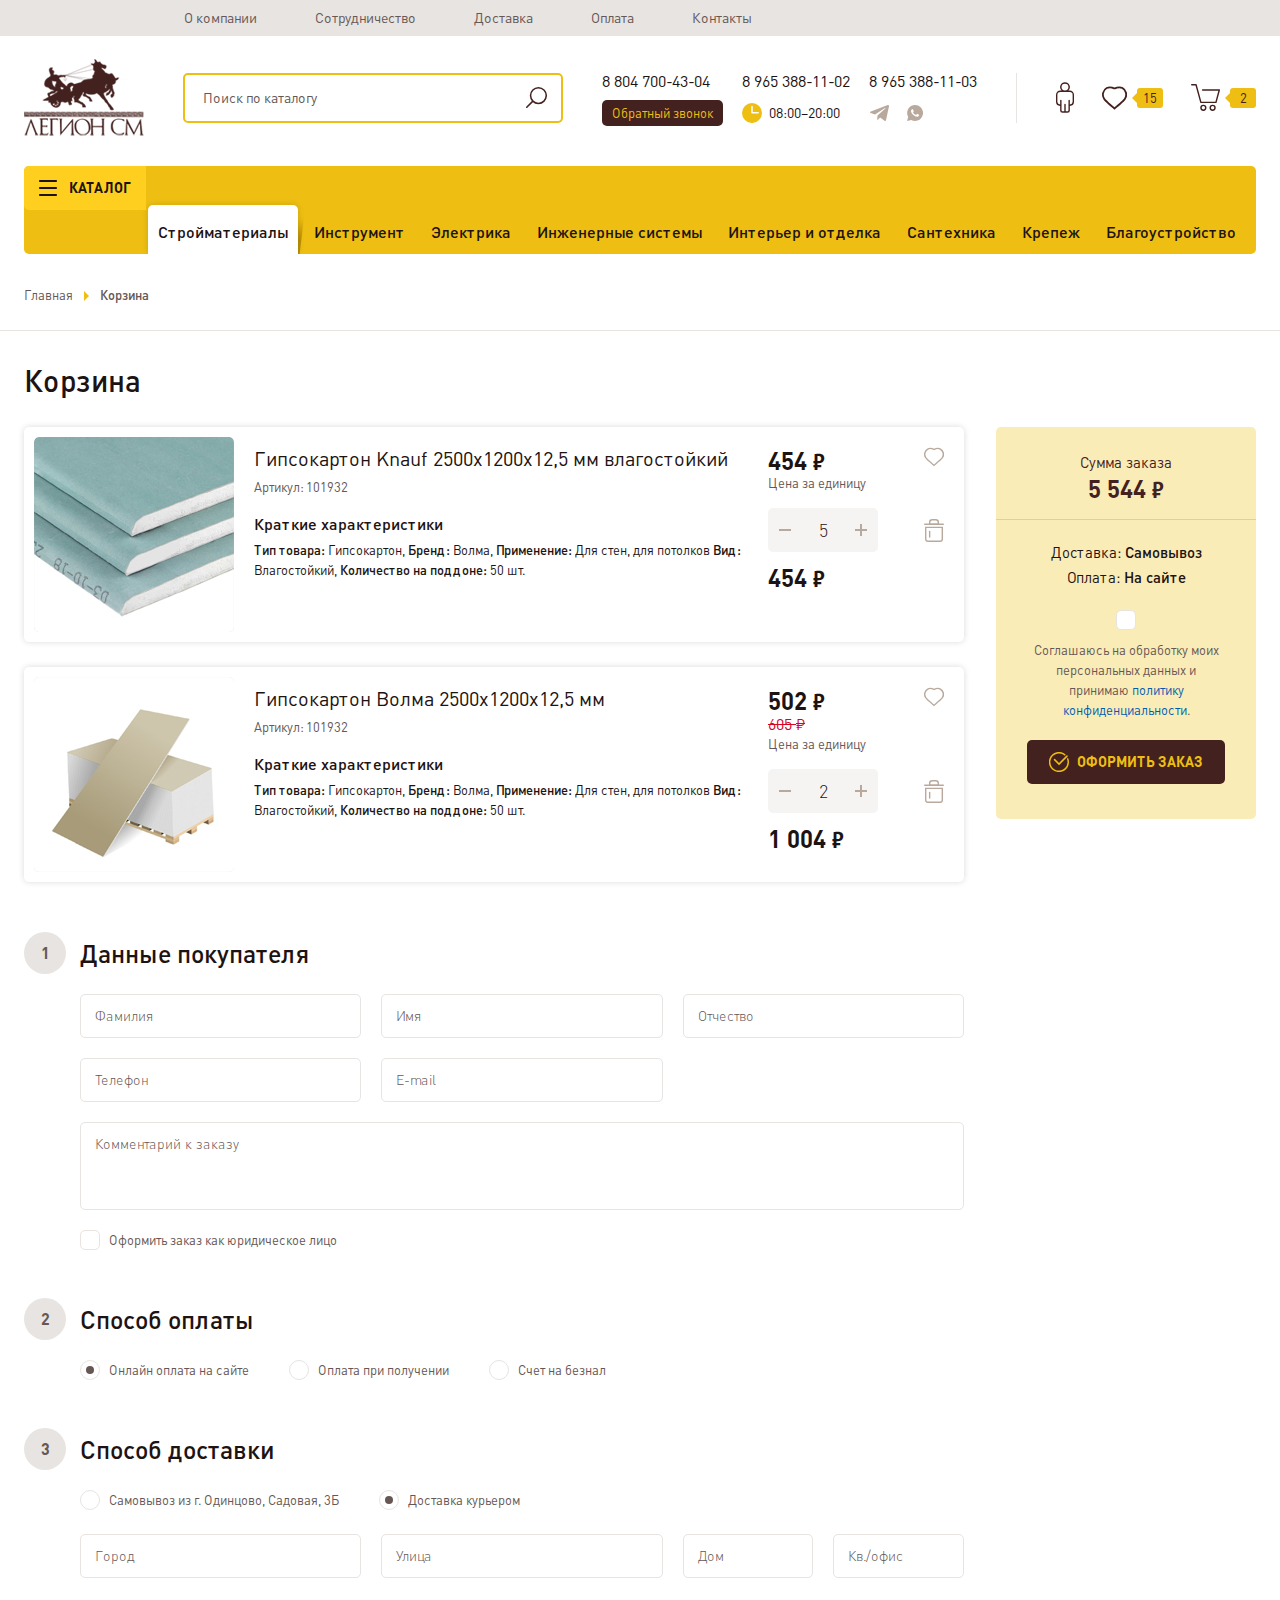
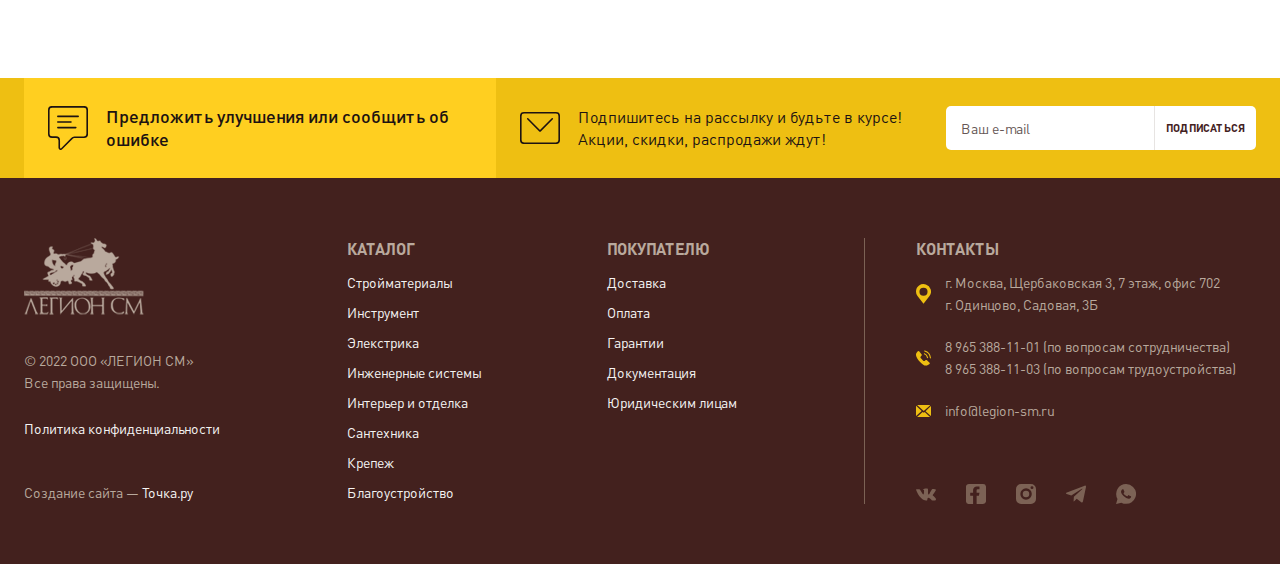
<file: cart.html>
<!DOCTYPE html>
<html lang="ru">
	<head>
		<meta http-equiv="Content-Type" content="text/html; charset=utf-8">

		<!-- Адаптирование страницы для мобильных устройств -->
		<meta name="viewport" content="width=device-width, initial-scale=1, maximum-scale=1">

		<!-- Запрет распознования номера телефона -->
		<meta name="format-detection" content="telephone=no">
		<meta name="SKYPE_TOOLBAR" content ="SKYPE_TOOLBAR_PARSER_COMPATIBLE">

		<!-- Заголовок страницы -->
		<title>Заголовок страницы</title>

		<!-- Данное значение часто используют(использовали) поисковые системы -->
		<meta name="description" content="">
		<meta name="keywords" content="">

		<!-- Традиционная иконка сайта, размер 16x16, прозрачность поддерживается. Рекомендуемый формат: .ico или .png -->
		<link rel="shortcut icon" href="favicon.png">

		<!-- Изменение цвета панели моб. браузера -->
		<meta name="msapplication-TileColor" content="#eebf12">
		<meta name="theme-color" content="#eebf12">

		<!-- Подключение файлов стилей -->
		<link rel="stylesheet" href="css/swiper-bundle.min.css" async>
		<link rel="stylesheet" href="css/swiper.css" async>
		<link rel="stylesheet" href="css/fancybox.css" async>
		<link rel="stylesheet" href="css/ion.rangeSlider.css" async>
		<link rel="stylesheet" href="css/styles.css" async>

		<link rel="stylesheet" href="css/response_1327.css" media="print, (max-width: 1327px)" async>
		<link rel="stylesheet" href="css/response_1279.css" media="print, (max-width: 1279px)" async>
		<link rel="stylesheet" href="css/response_1023.css" media="print, (max-width: 1023px)" async>
		<link rel="stylesheet" href="css/response_767.css" media="print, (max-width: 767px)" async>
		<link rel="stylesheet" href="css/response_479.css" media="(max-width: 479px)" async>
	</head>

	<body>
		<div class="wrap">
			<div class="main">
				<header>
					<button class="mob_close_btn"></button>

					<div class="mob_scroll">
						<div class="top">
							<div class="cont">
								<div class="links row">
									<div><a href="/">О компании</a></div>
									<div><a href="/">Сотрудничество</a></div>
									<div><a href="/">Доставка</a></div>
									<div><a href="/">Оплата</a></div>
									<div><a href="/">Контакты</a></div>
								</div>
							</div>
						</div>

						<div class="info">
							<div class="cont row">
								<a href="/" class="logo">
									<img src="images/logo.png" alt="">
								</a>

								<div class="search">
									<form action="">
										<input type="text" name="" value="" class="input" placeholder="Поиск по каталогу">

										<button type="submit" class="submit_btn">
											<svg class="icon"><use xlink:href="images/sprite.svg#ic_search"></use></svg>
										</button>
									</form>
								</div>

								<div class="contacts">
									<div>
										<div class="phone">
											<a href="tel:88047004304">8 804 700-43-04</a>
										</div>

										<button class="callback_btn modal_btn" data-modal="#callback_modal">Обратный звонок</button>
									</div>

									<div>
										<div class="phone">
											<a href="tel:89653881102">8 965 388-11-02</a>
										</div>

										<div class="time">
											<svg class="icon"><use xlink:href="images/sprite.svg#ic_time"></use></svg>
											<span>08:00–20:00</span>
										</div>
									</div>

									<div>
										<div class="phone">
											<a href="tel:89653881103">8 965 388-11-03</a>
										</div>

										<div class="socials">
											<a href="/" target="_blank" rel="noopener nofollow" class="telegram_link">
												<svg class="icon"><use xlink:href="images/sprite.svg#ic_telegram"></use></svg>
											</a>

											<a href="/" target="_blank" rel="noopener nofollow" class="whatsapp_link">
												<svg class="icon"><use xlink:href="images/sprite.svg#ic_whatsapp"></use></svg>
											</a>
										</div>
									</div>
								</div>

								<div class="sep"></div>

								<div class="icons">
									<div class="account">
										<a href="/">
											<svg class="icon"><use xlink:href="images/sprite.svg#ic_account"></use></svg>
										</a>
									</div>

									<div class="favorite">
										<a href="/">
											<svg class="icon"><use xlink:href="images/sprite.svg#ic_favorite"></use></svg>
											<span class="count">15</span>
										</a>
									</div>

									<div class="cart">
										<a href="/">
											<svg class="icon"><use xlink:href="images/sprite.svg#ic_cart"></use></svg>
											<span class="count">2</span>
										</a>
									</div>
								</div>
							</div>
						</div>


						<div class="bottom">
							<div class="cont">
								<div class="data row">
									<div class="catalog modal_cont">
										<button class="btn mini_modal_btn" data-modal-id="#catalog_modal">
											<svg class="icon"><use xlink:href="images/sprite.svg#ic_menu"></use></svg>
											<span>КАТАЛОГ</span>
										</button>

										<div class="mini_modal" id="catalog_modal">
											<div class="row">
												<div class="categories">
													<div>
														<a href="/" class="active">
															<span>Стройматериалы</span>
															<svg class="icon"><use xlink:href="images/sprite.svg#ic_arr_hor"></use></svg>
														</a>
													</div>

													<div>
														<a href="/">
															<span>Инструмент</span>
															<svg class="icon"><use xlink:href="images/sprite.svg#ic_arr_hor"></use></svg>
														</a>
													</div>

													<div>
														<a href="/">
															<span>Электрика</span>
															<svg class="icon"><use xlink:href="images/sprite.svg#ic_arr_hor"></use></svg>
														</a>
													</div>

													<div>
														<a href="/">
															<span>Инженерные системы</span>
															<svg class="icon"><use xlink:href="images/sprite.svg#ic_arr_hor"></use></svg>
														</a>
													</div>

													<div>
														<a href="/">
															<span>Интерьер и отделка</span>
															<svg class="icon"><use xlink:href="images/sprite.svg#ic_arr_hor"></use></svg>
														</a>
													</div>

													<div>
														<a href="/">
															<span>Сантехника</span>
															<svg class="icon"><use xlink:href="images/sprite.svg#ic_arr_hor"></use></svg>
														</a>
													</div>

													<div>
														<a href="/">
															<span>Крепеж</span>
															<svg class="icon"><use xlink:href="images/sprite.svg#ic_arr_hor"></use></svg>
														</a>
													</div>

													<div>
														<a href="/">
															<span>Благоустройство</span>
															<svg class="icon"><use xlink:href="images/sprite.svg#ic_arr_hor"></use></svg>
														</a>
													</div>
												</div>


												<div class="sub sub1" style="display: block;">
													<div class="row">
														<div class="col">
															<div><a href="/"><span>Общестроительные материалы</span></a></div>
															<div><a href="/"><span>Стеновые и фасадные материалы</span></a></div>
															<div><a href="/"><span>Кровля, водосточные сситемы</span></a></div>
															<div><a href="/"><span>Сухие строительные смеси</span></a></div>
															<div><a href="/"><span>Металлопрокат</span></a></div>
															<div><a href="/"><span>Винтовые сваи</span></a></div>
														</div>

														<div class="col">
															<div><a href="/"><span>Теплоизоляция и шумоизоляция</span></a></div>
															<div><a href="/"><span>Материалы для сухого строительства</span></a></div>
															<div><a href="/"><span>Древесно-плитные материалы</span></a></div>
															<div><a href="/"><span>Пиломатериалы</span></a></div>
															<div><a href="/"><span>Гидроизоляция</span></a></div>
															<div><a href="/"><span>Заборы и оргаждения</span></a></div>
														</div>
													</div>
												</div>


												<div class="sub sub2">
													<div class="row">
														<div class="col">
															<div><a href="/"><span>Общестроительные материалы</span></a></div>
															<div><a href="/"><span>Стеновые и фасадные материалы</span></a></div>
															<div><a href="/"><span>Кровля, водосточные сситемы</span></a></div>
															<div><a href="/"><span>Сухие строительные смеси</span></a></div>
															<div><a href="/"><span>Металлопрокат</span></a></div>
															<div><a href="/"><span>Винтовые сваи</span></a></div>
														</div>

														<div class="col">
															<div><a href="/"><span>Теплоизоляция и шумоизоляция</span></a></div>
															<div><a href="/"><span>Материалы для сухого строительства</span></a></div>
															<div><a href="/"><span>Древесно-плитные материалы</span></a></div>
															<div><a href="/"><span>Пиломатериалы</span></a></div>
															<div><a href="/"><span>Гидроизоляция</span></a></div>
															<div><a href="/"><span>Заборы и оргаждения</span></a></div>
														</div>
													</div>
												</div>


												<div class="sub sub3">
													<div class="row">
														<div class="col">
															<div><a href="/"><span>Общестроительные материалы</span></a></div>
															<div><a href="/"><span>Стеновые и фасадные материалы</span></a></div>
															<div><a href="/"><span>Кровля, водосточные сситемы</span></a></div>
															<div><a href="/"><span>Сухие строительные смеси</span></a></div>
															<div><a href="/"><span>Металлопрокат</span></a></div>
															<div><a href="/"><span>Винтовые сваи</span></a></div>
														</div>

														<div class="col">
															<div><a href="/"><span>Теплоизоляция и шумоизоляция</span></a></div>
															<div><a href="/"><span>Материалы для сухого строительства</span></a></div>
															<div><a href="/"><span>Древесно-плитные материалы</span></a></div>
															<div><a href="/"><span>Пиломатериалы</span></a></div>
															<div><a href="/"><span>Гидроизоляция</span></a></div>
															<div><a href="/"><span>Заборы и оргаждения</span></a></div>
														</div>
													</div>
												</div>


												<div class="sub sub4">
													<div class="row">
														<div class="col">
															<div><a href="/"><span>Общестроительные материалы</span></a></div>
															<div><a href="/"><span>Стеновые и фасадные материалы</span></a></div>
															<div><a href="/"><span>Кровля, водосточные сситемы</span></a></div>
															<div><a href="/"><span>Сухие строительные смеси</span></a></div>
															<div><a href="/"><span>Металлопрокат</span></a></div>
															<div><a href="/"><span>Винтовые сваи</span></a></div>
														</div>

														<div class="col">
															<div><a href="/"><span>Теплоизоляция и шумоизоляция</span></a></div>
															<div><a href="/"><span>Материалы для сухого строительства</span></a></div>
															<div><a href="/"><span>Древесно-плитные материалы</span></a></div>
															<div><a href="/"><span>Пиломатериалы</span></a></div>
															<div><a href="/"><span>Гидроизоляция</span></a></div>
															<div><a href="/"><span>Заборы и оргаждения</span></a></div>
														</div>
													</div>
												</div>


												<div class="sub sub5">
													<div class="row">
														<div class="col">
															<div><a href="/"><span>Общестроительные материалы</span></a></div>
															<div><a href="/"><span>Стеновые и фасадные материалы</span></a></div>
															<div><a href="/"><span>Кровля, водосточные сситемы</span></a></div>
															<div><a href="/"><span>Сухие строительные смеси</span></a></div>
															<div><a href="/"><span>Металлопрокат</span></a></div>
															<div><a href="/"><span>Винтовые сваи</span></a></div>
														</div>

														<div class="col">
															<div><a href="/"><span>Теплоизоляция и шумоизоляция</span></a></div>
															<div><a href="/"><span>Материалы для сухого строительства</span></a></div>
															<div><a href="/"><span>Древесно-плитные материалы</span></a></div>
															<div><a href="/"><span>Пиломатериалы</span></a></div>
															<div><a href="/"><span>Гидроизоляция</span></a></div>
															<div><a href="/"><span>Заборы и оргаждения</span></a></div>
														</div>
													</div>
												</div>


												<div class="sub sub6">
													<div class="row">
														<div class="col">
															<div><a href="/"><span>Общестроительные материалы</span></a></div>
															<div><a href="/"><span>Стеновые и фасадные материалы</span></a></div>
															<div><a href="/"><span>Кровля, водосточные сситемы</span></a></div>
															<div><a href="/"><span>Сухие строительные смеси</span></a></div>
															<div><a href="/"><span>Металлопрокат</span></a></div>
															<div><a href="/"><span>Винтовые сваи</span></a></div>
														</div>

														<div class="col">
															<div><a href="/"><span>Теплоизоляция и шумоизоляция</span></a></div>
															<div><a href="/"><span>Материалы для сухого строительства</span></a></div>
															<div><a href="/"><span>Древесно-плитные материалы</span></a></div>
															<div><a href="/"><span>Пиломатериалы</span></a></div>
															<div><a href="/"><span>Гидроизоляция</span></a></div>
															<div><a href="/"><span>Заборы и оргаждения</span></a></div>
														</div>
													</div>
												</div>


												<div class="sub sub7">
													<div class="row">
														<div class="col">
															<div><a href="/"><span>Общестроительные материалы</span></a></div>
															<div><a href="/"><span>Стеновые и фасадные материалы</span></a></div>
															<div><a href="/"><span>Кровля, водосточные сситемы</span></a></div>
															<div><a href="/"><span>Сухие строительные смеси</span></a></div>
															<div><a href="/"><span>Металлопрокат</span></a></div>
															<div><a href="/"><span>Винтовые сваи</span></a></div>
														</div>

														<div class="col">
															<div><a href="/"><span>Теплоизоляция и шумоизоляция</span></a></div>
															<div><a href="/"><span>Материалы для сухого строительства</span></a></div>
															<div><a href="/"><span>Древесно-плитные материалы</span></a></div>
															<div><a href="/"><span>Пиломатериалы</span></a></div>
															<div><a href="/"><span>Гидроизоляция</span></a></div>
															<div><a href="/"><span>Заборы и оргаждения</span></a></div>
														</div>
													</div>
												</div>


												<div class="sub sub8">
													<div class="row">
														<div class="col">
															<div><a href="/"><span>Общестроительные материалы</span></a></div>
															<div><a href="/"><span>Стеновые и фасадные материалы</span></a></div>
															<div><a href="/"><span>Кровля, водосточные сситемы</span></a></div>
															<div><a href="/"><span>Сухие строительные смеси</span></a></div>
															<div><a href="/"><span>Металлопрокат</span></a></div>
															<div><a href="/"><span>Винтовые сваи</span></a></div>
														</div>

														<div class="col">
															<div><a href="/"><span>Теплоизоляция и шумоизоляция</span></a></div>
															<div><a href="/"><span>Материалы для сухого строительства</span></a></div>
															<div><a href="/"><span>Древесно-плитные материалы</span></a></div>
															<div><a href="/"><span>Пиломатериалы</span></a></div>
															<div><a href="/"><span>Гидроизоляция</span></a></div>
															<div><a href="/"><span>Заборы и оргаждения</span></a></div>
														</div>
													</div>
												</div>
											</div>
										</div>
									</div>

									<nav class="menu row">
										<div class="menu_item">
											<a class="active">Стройматериалы</a>
										</div>

										<div class="menu_item">
											<a href="/">Инструмент</a>
										</div>

										<div class="menu_item">
											<a href="/">Электрика</a>
										</div>

										<div class="menu_item">
											<a href="/">Инженерные системы</a>
										</div>

										<div class="menu_item">
											<a href="/">Интерьер и отделка</a>
										</div>

										<div class="menu_item">
											<a href="/">Сантехника</a>
										</div>

										<div class="menu_item">
											<a href="/">Крепеж</a>
										</div>

										<div class="menu_item">
											<a href="/">Благоустройство</a>
										</div>
									</nav>
								</div>
							</div>
						</div>
					</div>
				</header>


				<section class="mob_header">
					<div class="cont row">
						<a href="/" class="logo">
							<img src="images/logo.png" alt="">
						</a>

						<div class="icons">
							<div class="account">
								<a href="/">
									<svg class="icon"><use xlink:href="images/sprite.svg#ic_account"></use></svg>
								</a>
							</div>

							<div class="favorite">
								<a href="/">
									<svg class="icon"><use xlink:href="images/sprite.svg#ic_favorite"></use></svg>
									<span class="count">15</span>
								</a>
							</div>

							<div class="cart">
								<a href="/">
									<svg class="icon"><use xlink:href="images/sprite.svg#ic_cart"></use></svg>
									<span class="count">2</span>
								</a>
							</div>

							<div class="mob_menu">
								<button class="btn">
									<svg class="icon"><use xlink:href="images/sprite.svg#ic_menu"></use></svg>
								</button>
							</div>
						</div>

						<div class="search">
							<form action="">
								<input type="text" name="" value="" class="input" placeholder="Поиск по каталогу">

								<button type="submit" class="submit_btn">
									<svg class="icon"><use xlink:href="images/sprite.svg#ic_search"></use></svg>
								</button>
							</form>
						</div>
					</div>
				</section>


				<section class="page_head">
					<div class="cont">
						<div class="breadcrumbs">
							<a href="/">Главная</a> <span class="sep"></span>
							<span class="current">Корзина</span>
						</div>
					</div>
				</section>


				<section class="block">
					<div class="cont">
						<h1 class="page_title">Корзина</h1>

						<div class="content_flex row">
							<section class="content">
								<section class="cart_info">
									<section class="products">
										<div class="list">
											<div class="product">
												<button class="favorite_btn">
													<svg class="icon"><use xlink:href="images/sprite.svg#ic_favorite"></use></svg>
													<svg class="icon"><use xlink:href="images/sprite.svg#ic_favorite2"></use></svg>
												</button>

												<a href="/" class="thumb">
													<div><img data-src="images/tmp/product_thumb9.jpg" alt="" class="lazyload"></div>
												</a>

												<div class="info">
													<div class="name">
														<a href="/">Гипсокартон Knauf 2500х1200х12,5 мм влагостойкий</a>
													</div>

													<div class="articul">Артикул: 101932</div>

													<div class="short_features">
														<div class="title">Краткие характеристики</div>

														<div class="val"><b>Тип товара:</b> Гипсокартон, <b>Бренд:</b> Волма, <b>Применение:</b> Для стен, для потолков <b>Вид:</b> Влагостойкий, <b>Количество на поддоне:</b> 50 шт.</div>
													</div>
												</div>

												<div class="buy">
													<div class="price">
														<div>454 <span class="currency">в</span></div>
														<div class="exp">Цена за единицу</div>
													</div>

													<div class="amount">
														<button type="button" class="minus">
															<svg class="icon"><use xlink:href="images/sprite.svg#ic_minus"></use></svg>
														</button>

														<input type="text" value="5" class="input"
														  data-minimum="1" data-maximum="99" data-step="1" data-unit="" maxlength="2">

														<button type="button" class="plus">
															<svg class="icon"><use xlink:href="images/sprite.svg#ic_plus"></use></svg>
														</button>
													</div>

													<button class="delete_btn">
														<svg class="icon"><use xlink:href="images/sprite.svg#ic_delete"></use></svg>
													</button>

													<div class="price total">
														<div>454 <span class="currency">в</span></div>
													</div>
												</div>
											</div>


											<div class="product">
												<button class="favorite_btn">
													<svg class="icon"><use xlink:href="images/sprite.svg#ic_favorite"></use></svg>
													<svg class="icon"><use xlink:href="images/sprite.svg#ic_favorite2"></use></svg>
												</button>

												<a href="/" class="thumb">
													<div><img data-src="images/tmp/product_thumb10.jpg" alt="" class="lazyload"></div>
												</a>

												<div class="info">
													<div class="name">
														<a href="/">Гипсокартон Волма 2500х1200х12,5 мм</a>
													</div>

													<div class="articul">Артикул: 101932</div>

													<div class="short_features">
														<div class="title">Краткие характеристики</div>

														<div class="val"><b>Тип товара:</b> Гипсокартон, <b>Бренд:</b> Волма, <b>Применение:</b> Для стен, для потолков <b>Вид:</b> Влагостойкий, <b>Количество на поддоне:</b> 50 шт.</div>
													</div>
												</div>

												<div class="buy">
													<div class="price">
														<div>502 <span class="currency">в</span></div>
														<div class="old">605 <span class="currency">о</span></div>

														<div class="exp">Цена за единицу</div>
													</div>

													<div class="amount">
														<button type="button" class="minus">
															<svg class="icon"><use xlink:href="images/sprite.svg#ic_minus"></use></svg>
														</button>

														<input type="text" value="2" class="input"
														  data-minimum="1" data-maximum="99" data-step="1" data-unit="" maxlength="2">

														<button type="button" class="plus">
															<svg class="icon"><use xlink:href="images/sprite.svg#ic_plus"></use></svg>
														</button>
													</div>

													<button class="delete_btn">
														<svg class="icon"><use xlink:href="images/sprite.svg#ic_delete"></use></svg>
													</button>

													<div class="price total">
														<div>1 004 <span class="currency">в</span></div>
													</div>
												</div>
											</div>
										</div>
									</section>
								</section>


								<section class="checkout_info">
									<form action="" class="form">
										<div class="section">
											<div class="head">
												<div class="number"></div>
												<div class="title">Данные покупателя</div>
											</div>

											<div class="data">
												<div class="columns row">
													<div class="line width1of3">
														<div class="field">
															<input type="text" name="" value="" class="input">
															<div class="label">Фамилия</div>
														</div>
													</div>

													<div class="line width1of3">
														<div class="field">
															<input type="text" name="" value="" class="input">
															<div class="label">Имя</div>
														</div>
													</div>

													<div class="line width1of3">
														<div class="field">
															<input type="text" name="" value="" class="input">
															<div class="label">Отчество</div>
														</div>
													</div>

													<div class="line width1of3">
														<div class="field">
															<input type="tel" name="" value="" class="input">
															<div class="label">Телефон</div>
														</div>
													</div>

													<div class="line width1of3">
														<div class="field">
															<input type="email" name="" value="" class="input">
															<div class="label">E-mail</div>
														</div>
													</div>
												</div>

												<div class="line">
													<div class="field">
														<textarea name=""></textarea>
														<div class="label">Комментарий к заказу</div>
													</div>
												</div>

												<div class="legal_entity">
													<div class="line">
														<div class="field">
															<label id="legal_entity_label">
																<input type="checkbox" name="legal_entity">
																<div class="check">
																	<svg class="icon"><use xlink:href="images/sprite.svg#ic_check"></use></svg>
																</div>
																<div>Оформить заказ как юридическое лицо</div>
															</label>
														</div>
													</div>

													<div class="legal_entity_info">
														<div class="columns row">
															<div class="line width1of3">
																<div class="field">
																	<input type="text" name="" value="" class="input">
																	<div class="label">Название организации</div>
																</div>
															</div>

															<div class="line width2of3">
																<div class="field">
																	<input type="text" name="" value="" class="input">
																	<div class="label">Юридический адрес</div>
																</div>
															</div>

															<div class="line width1of3">
																<div class="field">
																	<input type="text" name="" value="" class="input">
																	<div class="label">БИК</div>
																</div>
															</div>

															<div class="line width1of3">
																<div class="field">
																	<input type="text" name="" value="" class="input">
																	<div class="label">Наименование банка</div>
																</div>
															</div>

															<div class="line width1of3">
																<div class="field">
																	<input type="text" name="" value="" class="input">
																	<div class="label">ИНН</div>
																</div>
															</div>

															<div class="line width1of3">
																<div class="field">
																	<input type="text" name="" value="" class="input">
																	<div class="label">КПП</div>
																</div>
															</div>

															<div class="line width1of3">
																<div class="field">
																	<input type="text" name="" value="" class="input">
																	<div class="label">Корреспондентский счет</div>
																</div>
															</div>

															<div class="line width1of3">
																<div class="field">
																	<input type="text" name="" value="" class="input">
																	<div class="label">Расчетный счет</div>
																</div>
															</div>
														</div>

														<div class="line file">
															<div class="field">
																<input type="file" name="file" id="file">
																<label for="file">
																	<svg class="icon"><use xlink:href="images/sprite.svg#ic_add_file"></use></svg>
																	<span>Прикрепить файл с реквизитами</span>
																</label>
															</div>
														</div>
													</div>
												</div>
											</div>
										</div>

										<div class="section">
											<div class="head">
												<div class="number"></div>
												<div class="title">Способ оплаты</div>
											</div>

											<div class="data">
												<div class="methods">
													<div class="row">
														<div><label>
															<input type="radio" name="payment_method" checked>
															<div class="check"></div>
															<div>Онлайн оплата на сайте</div>
														</label></div>

														<div><label>
															<input type="radio" name="payment_method">
															<div class="check"></div>
															<div>Оплата при получении</div>
														</label></div>

														<div><label>
															<input type="radio" name="payment_method">
															<div class="check"></div>
															<div>Счет на безнал</div>
														</label></div>
													</div>
												</div>
											</div>
										</div>

										<div class="section">
											<div class="head">
												<div class="number"></div>
												<div class="title">Способ доставки</div>
											</div>

											<div class="data">
												<div class="methods">
													<div class="row">
														<div><label>
															<input type="radio" name="delivery_method">
															<div class="check"></div>
															<div>Самовывоз из г. Одинцово, Садовая, 3Б</div>
														</label></div>

														<div><label data-info=".method2_info">
															<input type="radio" name="delivery_method" checked>
															<div class="check"></div>
															<div>Доставка курьером</div>
														</label></div>
													</div>
												</div>

												<div class="method_info method2_info" style="display: block;">
													<div class="columns row">
														<div class="line width1of3">
															<div class="field">
																<input type="text" name="" value="" class="input">
																<div class="label">Город</div>
															</div>
														</div>

														<div class="line width1of3">
															<div class="field">
																<input type="text" name="" value="" class="input">
																<div class="label">Улица</div>
															</div>
														</div>

														<div class="line width1of3">
															<div class="columns row">
																<div class="line">
																	<div class="field">
																		<input type="number" name="" value="" class="input">
																		<div class="label">Дом</div>
																	</div>
																</div>

																<div class="line">
																	<div class="field">
																		<input type="number" name="" value="" class="input">
																		<div class="label">Кв./офис</div>
																	</div>
																</div>
															</div>
														</div>
													</div>
												</div>
											</div>
										</div>
									</form>
								</section>
							</section>


							<aside>
								<div class="cart_total">
									<div class="total_price">
										<div>Сумма заказа</div>
										<div class="price">5 544 <span class="currency">в</span></div>
									</div>

									<div class="info">
										<div>Доставка: <b>Самовывоз</b></div>
										<div>Оплата: <b>На сайте</b></div>
									</div>

									<div class="agree">
										<label>
											<input type="checkbox" name="legal_entity">
											<div class="check">
												<svg class="icon"><use xlink:href="images/sprite.svg#ic_check"></use></svg>
											</div>
											<div>Соглашаюсь на обработку моих персональных данных и принимаю <a href="/" target="_blank">политику конфиденциальности</a>.</div>
										</label>
									</div>

									<button class="submit_btn">
										<svg class="icon"><use xlink:href="images/sprite.svg#ic_success"></use></svg>
										<span>ОФОРМИТЬ ЗАКАЗ</span>
									</button>
								</div>
							</aside>
						</div>
					</div>
				</section>
			</div>


			<footer>
				<div class="top">
					<div class="cont row">
						<button class="report_btn">
							<svg class="icon"><use xlink:href="images/sprite.svg#ic_message"></use></svg>
							<span>Предложить улучшения или сообщить об ошибке</span>
						</button>


						<div class="subscribe">
							<svg class="icon"><use xlink:href="images/sprite.svg#ic_subscribe"></use></svg>

							<div class="title">Подпишитесь на рассылку и будьте в курсе!<br> Акции, скидки, распродажи ждут!</div>

							<form action="">
								<input type="email" name="" value="" class="input" placeholder="Ваш e-mail">

								<button type="submit" class="submit_btn">ПОДПИСАТЬСЯ</button>
							</form>
						</div>
					</div>
				</div>


				<div class="info">
					<div class="cont row">
						<div class="col_left">
							<div class="logo">
								<img src="images/logo_light.png" alt="">
							</div>

							<div class="copyright">
								<div>&copy; 2022 ООО «ЛЕГИОН СМ»</div>
								<div>Все права защищены.</div>
							</div>

							<div class="privacy_policy_link">
								<a href="/">Политика конфиденциальности</a>
							</div>

							<div class="creator">
								<a href="/" target="_blank" rel="noopener">Создание сайта — <span>Точка.ру</span></a>
							</div>
						</div>


						<div class="links">
							<div class="title">КАТАЛОГ</div>

							<div class="items">
								<div><a href="/">Стройматериалы</a></div>
								<div><a href="/">Инструмент</a></div>
								<div><a href="/">Элекстрика</a></div>
								<div><a href="/">Инженерные системы</a></div>
								<div><a href="/">Интерьер и отделка</a></div>
								<div><a href="/">Сантехника</a></div>
								<div><a href="/">Крепеж</a></div>
								<div><a href="/">Благоустройство</a></div>
							</div>
						</div>


						<div class="links">
							<div class="title">ПОКУПАТЕЛЮ</div>

							<div class="items">
								<div><a href="/">Доставка</a></div>
								<div><a href="/">Оплата</a></div>
								<div><a href="/">Гарантии</a></div>
								<div><a href="/">Документация</a></div>
								<div><a href="/">Юридическим лицам</a></div>
							</div>
						</div>


						<div class="contacts">
							<div class="title">КОНТАКТЫ</div>

							<div class="location">
								<div class="icon">
									<svg><use xlink:href="images/sprite.svg#ic_location"></use></svg>
								</div>

								<div>
									<div>г. Москва, Щербаковская 3, 7 этаж, офис 702</div>
									<div>г. Одинцово, Садовая, 3Б</div>
								</div>
							</div>

							<div class="phones">
								<div class="icon">
									<svg><use xlink:href="images/sprite.svg#ic_phone"></use></svg>
								</div>

								<div>
									<div><a href="tel:89653881101">8 965 388-11-01</a> (по вопросам сотрудничества)</div>
									<div><a href="tel:89653881103">8 965 388-11-03</a> (по вопросам трудоустройства)</div>
								</div>
							</div>

							<div class="email">
								<div class="icon">
									<svg><use xlink:href="images/sprite.svg#ic_email"></use></svg>
								</div>

								<div>
									<div><a href="mailto:info@legion-sm.ru">info@legion-sm.ru</a></div>
								</div>
							</div>

							<div class="socials">
								<a href="/" target="_blank" rel="noopener nofollow" class="vk_link">
									<svg class="icon"><use xlink:href="images/sprite.svg#ic_vk"></use></svg>
								</a>

								<a href="/" target="_blank" rel="noopener nofollow" class="fb_link">
									<svg class="icon"><use xlink:href="images/sprite.svg#ic_fb"></use></svg>
								</a>

								<a href="/" target="_blank" rel="noopener nofollow" class="instagram_link">
									<svg class="icon"><use xlink:href="images/sprite.svg#ic_instagram"></use></svg>
								</a>

								<a href="/" target="_blank" rel="noopener nofollow" class="telegram_link">
									<svg class="icon"><use xlink:href="images/sprite.svg#ic_telegram"></use></svg>
								</a>

								<a href="/" target="_blank" rel="noopener nofollow" class="whatsapp_link">
									<svg class="icon"><use xlink:href="images/sprite.svg#ic_whatsapp"></use></svg>
								</a>
							</div>
						</div>
					</div>
				</div>
			</footer>


			<div class="overlay"></div>
		</div>


		<div class="supports_error">
			Ваш браузер устарел рекомендуем обновить его до последней версии<br> или использовать другой более современный.
		</div>


		<section class="modal" id="callback_modal">
			<div class="modal_title">Задать вопрос</div>

			<form action="" class="form">
				<div class="columns row">
					<div class="line">
						<div class="field">
							<input type="text" name="" value="" class="input">
							<div class="label">Ваше имя</div>
						</div>
					</div>

					<div class="line">
						<div class="field">
							<input type="text" name="" value="" class="input">
							<div class="label">Телефон или e-mail</div>
						</div>
					</div>
				</div>

				<div class="line">
					<div class="field">
						<textarea name=""></textarea>
						<div class="label">Сообщение</div>
					</div>
				</div>

				<div class="line agree">
					<label>
						<input type="checkbox" name="">
						<div class="check">
							<svg class="icon"><use xlink:href="images/sprite.svg#ic_check"></use></svg>
						</div>
						<div>Соглашаюсь на обработку моих персональных данных и принимаю <a href="/" target="_blank">политику конфиденциальности</a>.</div>
					</label>
				</div>

				<div class="submit">
					<button type="submit" class="submit_btn">ОТПРАВИТЬ</button>
				</div>
			</form>
		</section>


		<section class="modal success" id="success_modal">
			<div class="modal_title">Спасибо!</div>

			<div class="desc">Благодарим за ваш вопрос, наш менеджер свяжется с вами по указанному телефону в самое ближайшее время!</div>
		</section>


		<!-- Подключение javascript файлов -->
		<script src="js/jquery-3.5.0.min.js"></script>
		<script src="js/swiper-bundle.min.js"></script>
		<script src="js/inputmask.min.js"></script>
		<script src="js/nice-select.js"></script>
		<script src="js/fancybox.min.js"></script>
		<script src="js/ion.rangeSlider.min.js"></script>
		<script src="js/functions.js"></script>
		<script src="js/scripts.js"></script>
	</body>
</html>
</file>
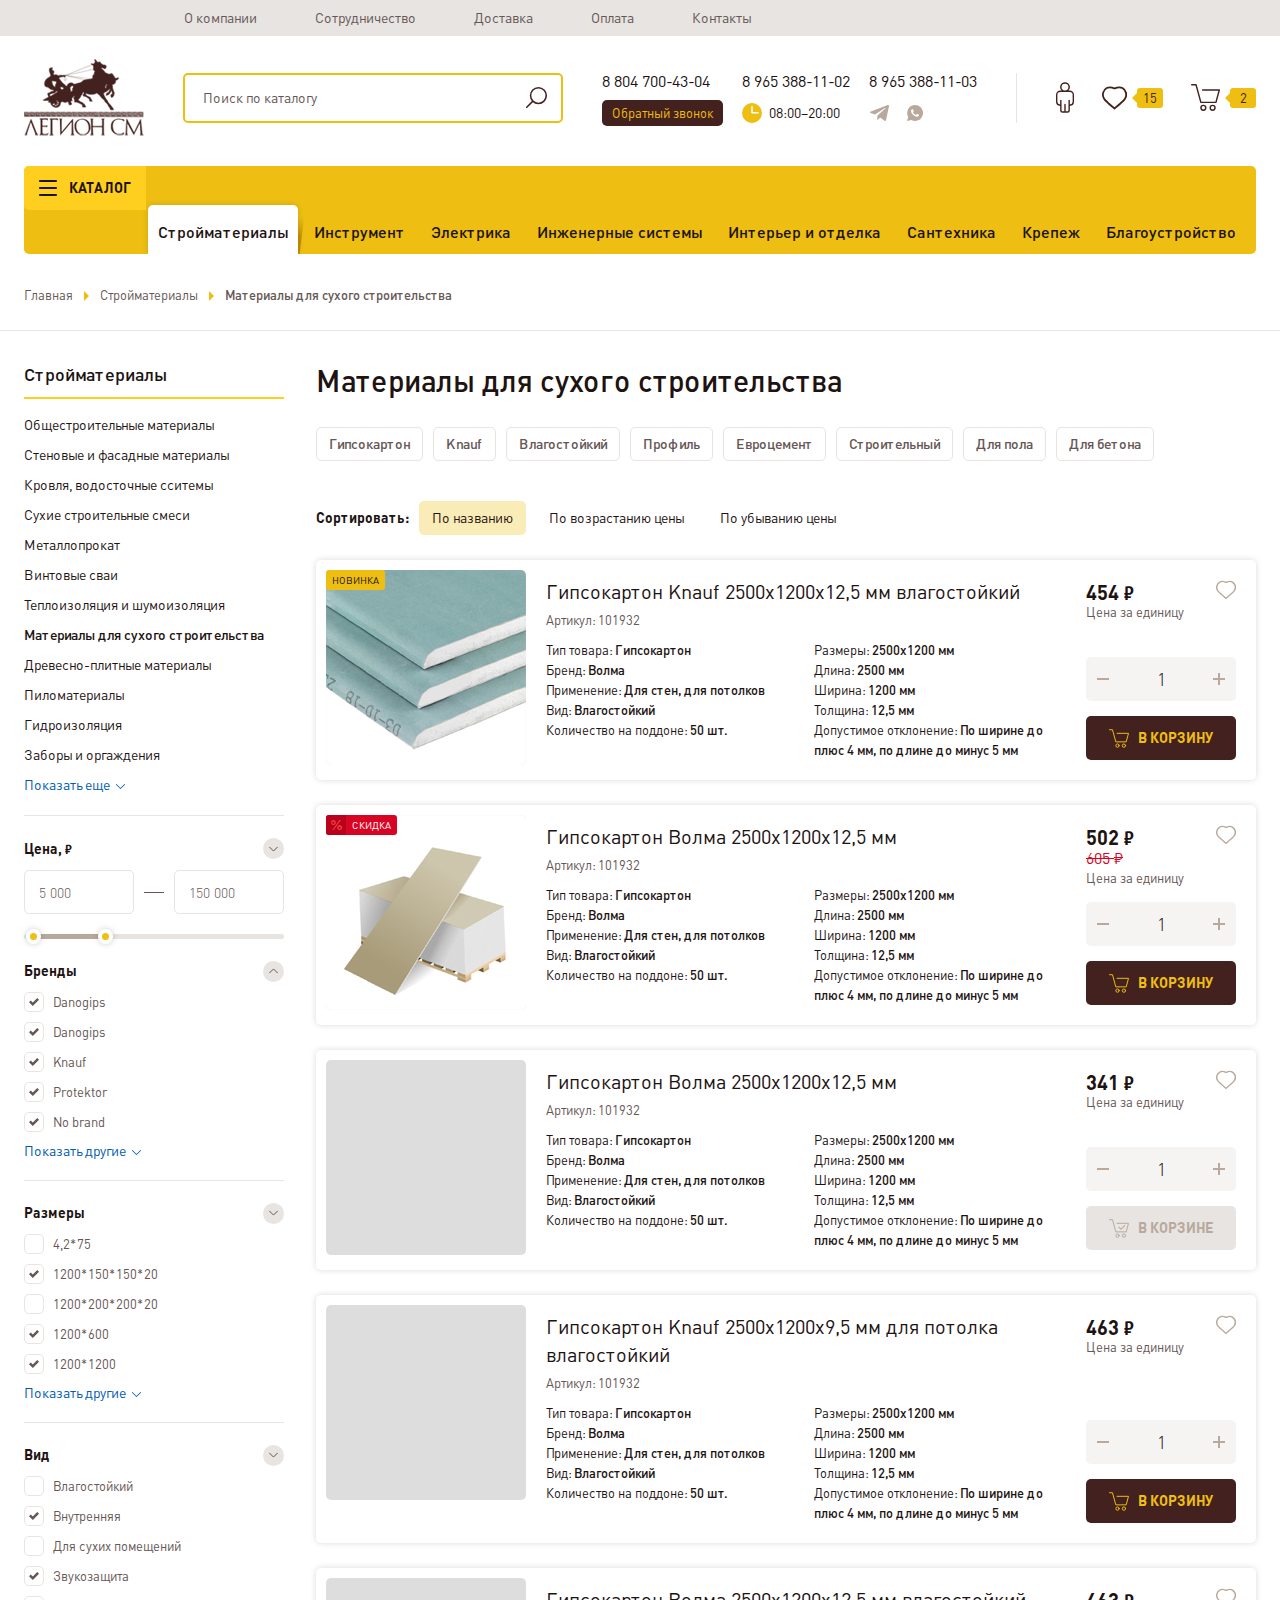
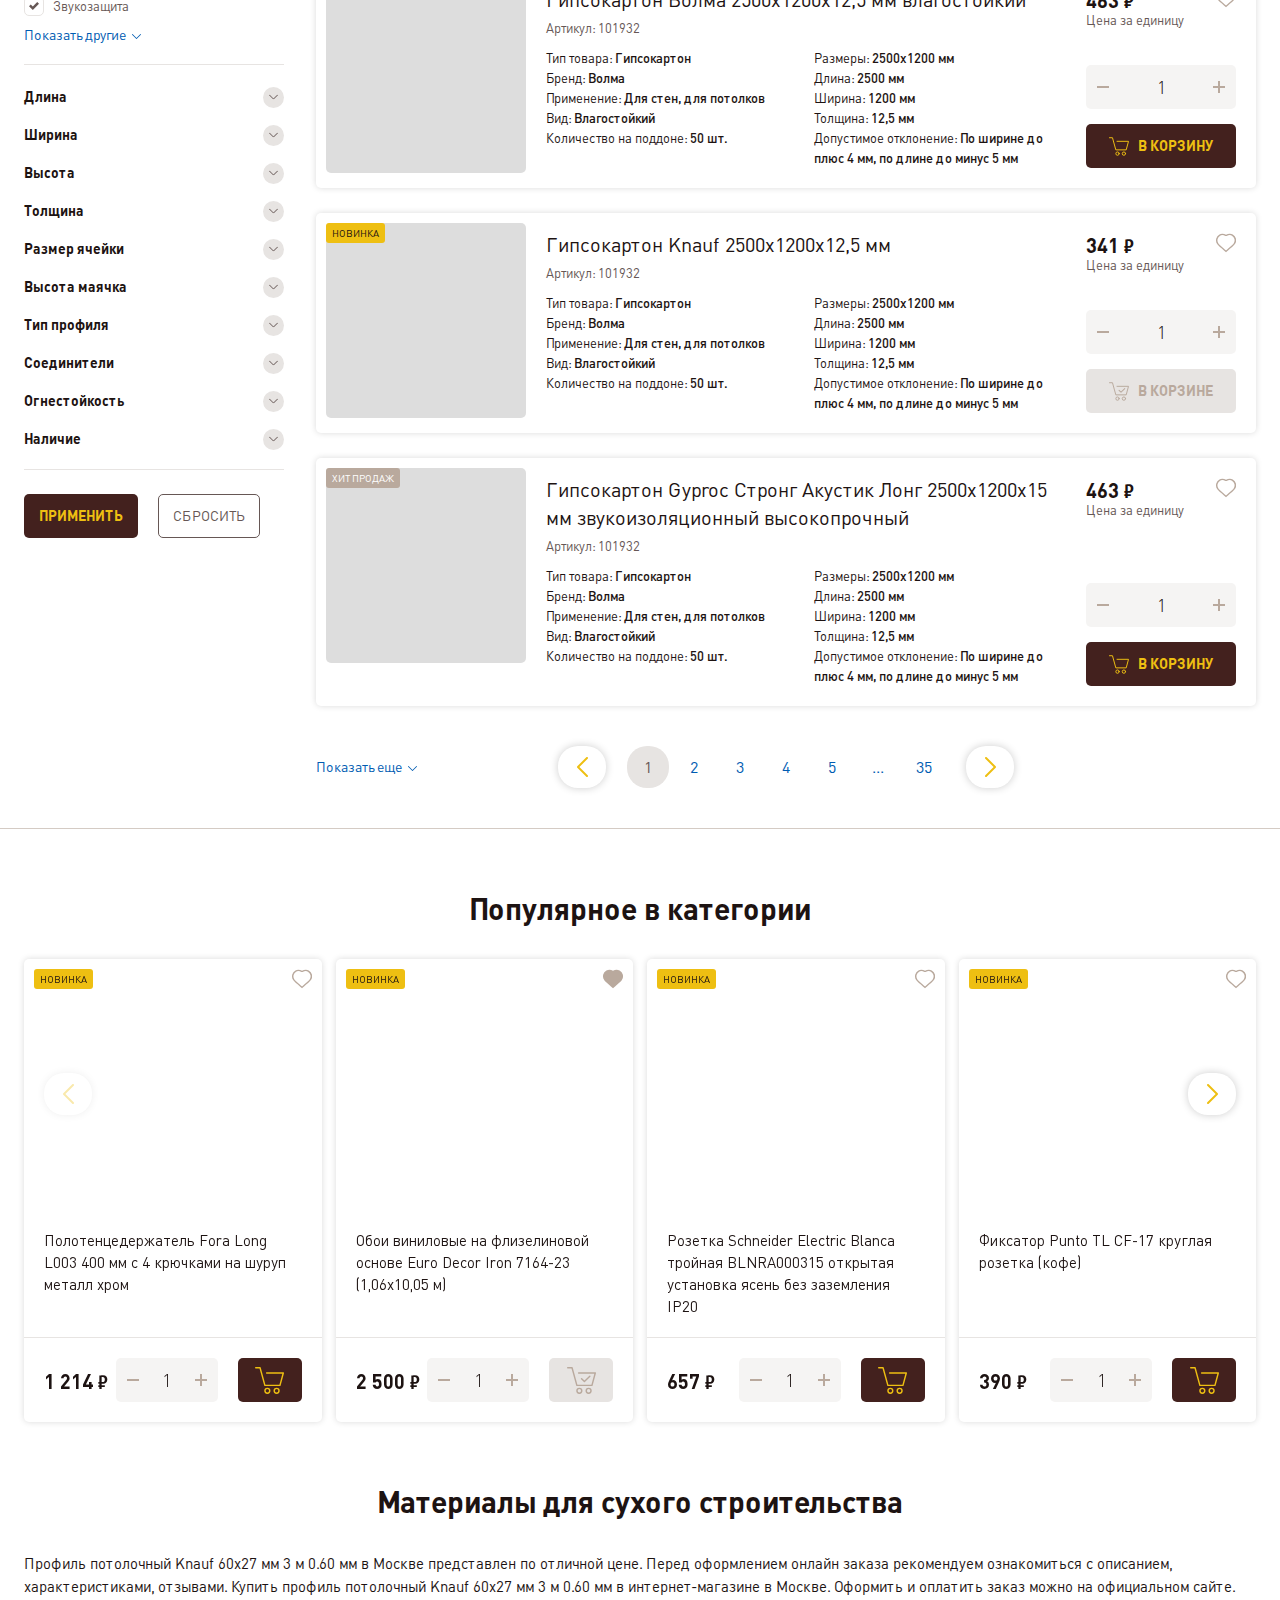
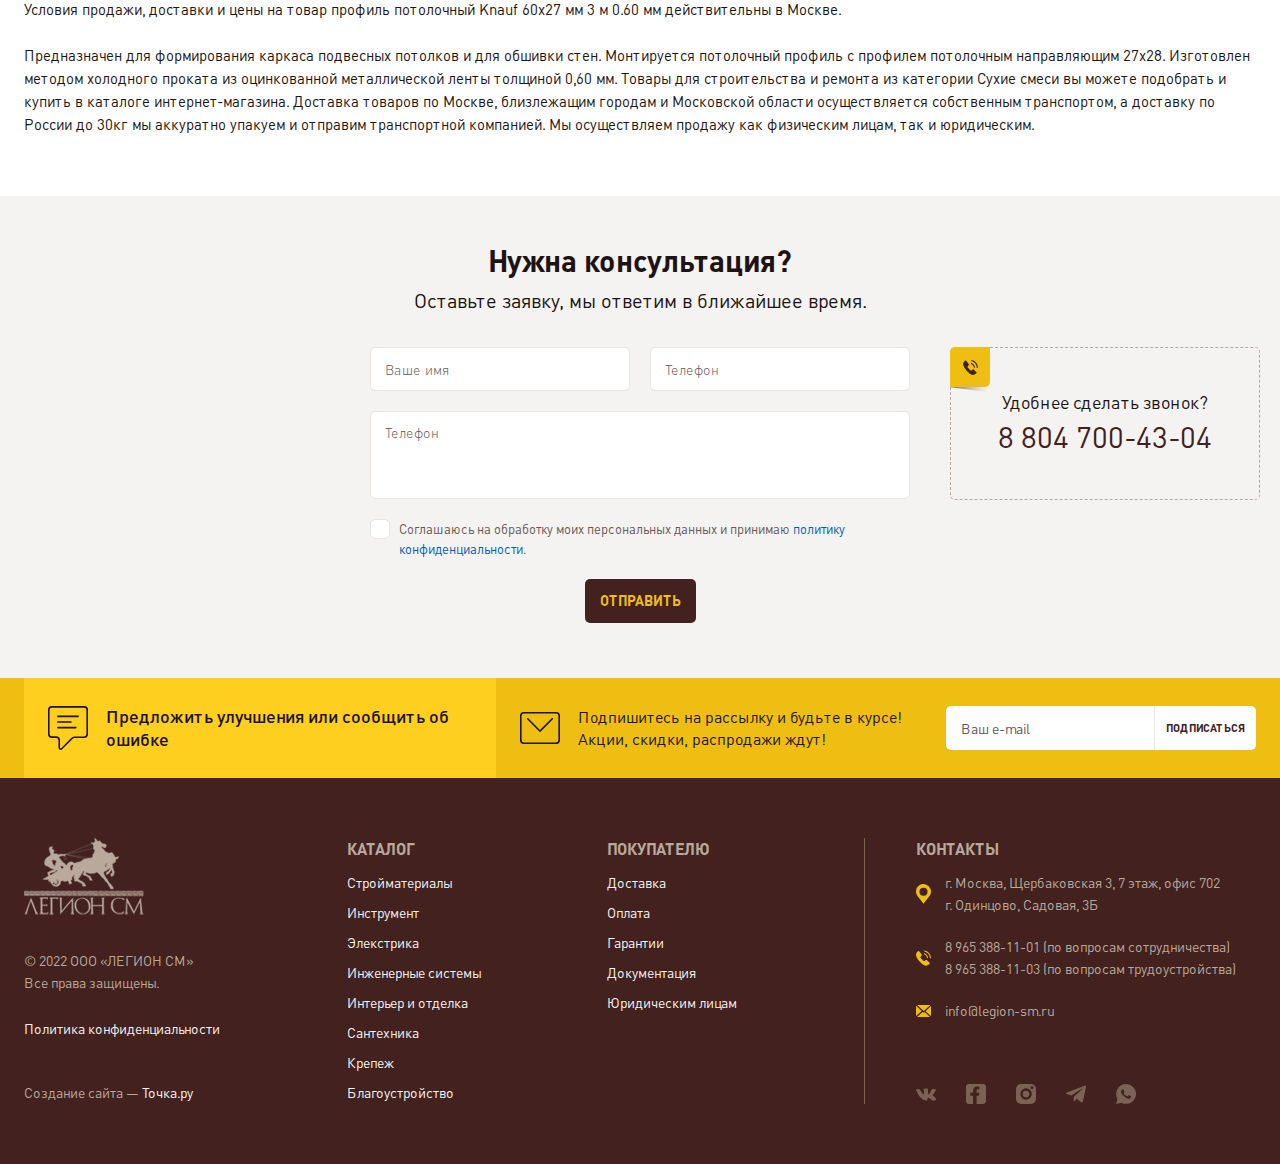
<file: category.html>
<!DOCTYPE html>
<html lang="ru">
	<head>
		<meta http-equiv="Content-Type" content="text/html; charset=utf-8">

		<!-- Адаптирование страницы для мобильных устройств -->
		<meta name="viewport" content="width=device-width, initial-scale=1, maximum-scale=1">

		<!-- Запрет распознования номера телефона -->
		<meta name="format-detection" content="telephone=no">
		<meta name="SKYPE_TOOLBAR" content ="SKYPE_TOOLBAR_PARSER_COMPATIBLE">

		<!-- Заголовок страницы -->
		<title>Заголовок страницы</title>

		<!-- Данное значение часто используют(использовали) поисковые системы -->
		<meta name="description" content="">
		<meta name="keywords" content="">

		<!-- Традиционная иконка сайта, размер 16x16, прозрачность поддерживается. Рекомендуемый формат: .ico или .png -->
		<link rel="shortcut icon" href="favicon.png">

		<!-- Изменение цвета панели моб. браузера -->
		<meta name="msapplication-TileColor" content="#eebf12">
		<meta name="theme-color" content="#eebf12">

		<!-- Подключение файлов стилей -->
		<link rel="stylesheet" href="css/swiper-bundle.min.css" async>
		<link rel="stylesheet" href="css/swiper.css" async>
		<link rel="stylesheet" href="css/fancybox.css" async>
		<link rel="stylesheet" href="css/ion.rangeSlider.css" async>
		<link rel="stylesheet" href="css/styles.css" async>

		<link rel="stylesheet" href="css/response_1327.css" media="print, (max-width: 1327px)" async>
		<link rel="stylesheet" href="css/response_1279.css" media="print, (max-width: 1279px)" async>
		<link rel="stylesheet" href="css/response_1023.css" media="print, (max-width: 1023px)" async>
		<link rel="stylesheet" href="css/response_767.css" media="print, (max-width: 767px)" async>
		<link rel="stylesheet" href="css/response_479.css" media="(max-width: 479px)" async>
	</head>

	<body>
		<div class="wrap">
			<div class="main">
				<header>
					<button class="mob_close_btn"></button>

					<div class="mob_scroll">
						<div class="top">
							<div class="cont">
								<div class="links row">
									<div><a href="/">О компании</a></div>
									<div><a href="/">Сотрудничество</a></div>
									<div><a href="/">Доставка</a></div>
									<div><a href="/">Оплата</a></div>
									<div><a href="/">Контакты</a></div>
								</div>
							</div>
						</div>

						<div class="info">
							<div class="cont row">
								<a href="/" class="logo">
									<img src="images/logo.png" alt="">
								</a>
								
								<div class="search">
									<form action="">
										<input type="text" name="" value="" class="input" placeholder="Поиск по каталогу">

										<button type="submit" class="submit_btn">
											<svg class="icon"><use xlink:href="images/sprite.svg#ic_search"></use></svg>
										</button>
									</form>
								</div>

								<div class="contacts">
									<div>
										<div class="phone">
											<a href="tel:88047004304">8 804 700-43-04</a>
										</div>

										<button class="callback_btn modal_btn" data-modal="#callback_modal">Обратный звонок</button>
									</div>

									<div>
										<div class="phone">
											<a href="tel:89653881102">8 965 388-11-02</a>
										</div>

										<div class="time">
											<svg class="icon"><use xlink:href="images/sprite.svg#ic_time"></use></svg>
											<span>08:00–20:00</span>
										</div>
									</div>

									<div>
										<div class="phone">
											<a href="tel:89653881103">8 965 388-11-03</a>
										</div>

										<div class="socials">
											<a href="/" target="_blank" rel="noopener nofollow" class="telegram_link">
												<svg class="icon"><use xlink:href="images/sprite.svg#ic_telegram"></use></svg>
											</a>

											<a href="/" target="_blank" rel="noopener nofollow" class="whatsapp_link">
												<svg class="icon"><use xlink:href="images/sprite.svg#ic_whatsapp"></use></svg>
											</a>
										</div>
									</div>
								</div>

								<div class="sep"></div>

								<div class="icons">
									<div class="account">
										<a href="/">
											<svg class="icon"><use xlink:href="images/sprite.svg#ic_account"></use></svg>
										</a>
									</div>

									<div class="favorite">
										<a href="/">
											<svg class="icon"><use xlink:href="images/sprite.svg#ic_favorite"></use></svg>
											<span class="count">15</span>
										</a>
									</div>

									<div class="cart">
										<a href="/">
											<svg class="icon"><use xlink:href="images/sprite.svg#ic_cart"></use></svg>
											<span class="count">2</span>
										</a>
									</div>
								</div>
							</div>
						</div>


						<div class="bottom">
							<div class="cont">
								<div class="data row">
									<div class="catalog modal_cont">
										<button class="btn mini_modal_btn" data-modal-id="#catalog_modal">
											<svg class="icon"><use xlink:href="images/sprite.svg#ic_menu"></use></svg>
											<span>КАТАЛОГ</span>
										</button>
									
										<div class="mini_modal" id="catalog_modal">
											<div class="row">
												<div class="categories">
													<div>
														<a href="/" class="active">
															<span>Стройматериалы</span>
															<svg class="icon"><use xlink:href="images/sprite.svg#ic_arr_hor"></use></svg>
														</a>
													</div>
	
													<div>
														<a href="/">
															<span>Инструмент</span>
															<svg class="icon"><use xlink:href="images/sprite.svg#ic_arr_hor"></use></svg>
														</a>
													</div>
	
													<div>
														<a href="/">
															<span>Электрика</span>
															<svg class="icon"><use xlink:href="images/sprite.svg#ic_arr_hor"></use></svg>
														</a>
													</div>
	
													<div>
														<a href="/">
															<span>Инженерные системы</span>
															<svg class="icon"><use xlink:href="images/sprite.svg#ic_arr_hor"></use></svg>
														</a>
													</div>
	
													<div>
														<a href="/">
															<span>Интерьер и отделка</span>
															<svg class="icon"><use xlink:href="images/sprite.svg#ic_arr_hor"></use></svg>
														</a>
													</div>
	
													<div>
														<a href="/">
															<span>Сантехника</span>
															<svg class="icon"><use xlink:href="images/sprite.svg#ic_arr_hor"></use></svg>
														</a>
													</div>
	
													<div>
														<a href="/">
															<span>Крепеж</span>
															<svg class="icon"><use xlink:href="images/sprite.svg#ic_arr_hor"></use></svg>
														</a>
													</div>
	
													<div>
														<a href="/">
															<span>Благоустройство</span>
															<svg class="icon"><use xlink:href="images/sprite.svg#ic_arr_hor"></use></svg>
														</a>
													</div>
												</div>
	
	
												<div class="sub sub1" style="display: block;">
													<div class="row">
														<div class="col">
															<div><a href="/"><span>Общестроительные материалы</span></a></div>
															<div><a href="/"><span>Стеновые и фасадные материалы</span></a></div>
															<div><a href="/"><span>Кровля, водосточные сситемы</span></a></div>
															<div><a href="/"><span>Сухие строительные смеси</span></a></div>
															<div><a href="/"><span>Металлопрокат</span></a></div>
															<div><a href="/"><span>Винтовые сваи</span></a></div>
														</div>
	
														<div class="col">
															<div><a href="/"><span>Теплоизоляция и шумоизоляция</span></a></div>
															<div><a href="/"><span>Материалы для сухого строительства</span></a></div>
															<div><a href="/"><span>Древесно-плитные материалы</span></a></div>
															<div><a href="/"><span>Пиломатериалы</span></a></div>
															<div><a href="/"><span>Гидроизоляция</span></a></div>
															<div><a href="/"><span>Заборы и оргаждения</span></a></div>
														</div>
													</div>
												</div>
	
	
												<div class="sub sub2">
													<div class="row">
														<div class="col">
															<div><a href="/"><span>Общестроительные материалы</span></a></div>
															<div><a href="/"><span>Стеновые и фасадные материалы</span></a></div>
															<div><a href="/"><span>Кровля, водосточные сситемы</span></a></div>
															<div><a href="/"><span>Сухие строительные смеси</span></a></div>
															<div><a href="/"><span>Металлопрокат</span></a></div>
															<div><a href="/"><span>Винтовые сваи</span></a></div>
														</div>
	
														<div class="col">
															<div><a href="/"><span>Теплоизоляция и шумоизоляция</span></a></div>
															<div><a href="/"><span>Материалы для сухого строительства</span></a></div>
															<div><a href="/"><span>Древесно-плитные материалы</span></a></div>
															<div><a href="/"><span>Пиломатериалы</span></a></div>
															<div><a href="/"><span>Гидроизоляция</span></a></div>
															<div><a href="/"><span>Заборы и оргаждения</span></a></div>
														</div>
													</div>
												</div>
	
	
												<div class="sub sub3">
													<div class="row">
														<div class="col">
															<div><a href="/"><span>Общестроительные материалы</span></a></div>
															<div><a href="/"><span>Стеновые и фасадные материалы</span></a></div>
															<div><a href="/"><span>Кровля, водосточные сситемы</span></a></div>
															<div><a href="/"><span>Сухие строительные смеси</span></a></div>
															<div><a href="/"><span>Металлопрокат</span></a></div>
															<div><a href="/"><span>Винтовые сваи</span></a></div>
														</div>
	
														<div class="col">
															<div><a href="/"><span>Теплоизоляция и шумоизоляция</span></a></div>
															<div><a href="/"><span>Материалы для сухого строительства</span></a></div>
															<div><a href="/"><span>Древесно-плитные материалы</span></a></div>
															<div><a href="/"><span>Пиломатериалы</span></a></div>
															<div><a href="/"><span>Гидроизоляция</span></a></div>
															<div><a href="/"><span>Заборы и оргаждения</span></a></div>
														</div>
													</div>
												</div>
	
	
												<div class="sub sub4">
													<div class="row">
														<div class="col">
															<div><a href="/"><span>Общестроительные материалы</span></a></div>
															<div><a href="/"><span>Стеновые и фасадные материалы</span></a></div>
															<div><a href="/"><span>Кровля, водосточные сситемы</span></a></div>
															<div><a href="/"><span>Сухие строительные смеси</span></a></div>
															<div><a href="/"><span>Металлопрокат</span></a></div>
															<div><a href="/"><span>Винтовые сваи</span></a></div>
														</div>
	
														<div class="col">
															<div><a href="/"><span>Теплоизоляция и шумоизоляция</span></a></div>
															<div><a href="/"><span>Материалы для сухого строительства</span></a></div>
															<div><a href="/"><span>Древесно-плитные материалы</span></a></div>
															<div><a href="/"><span>Пиломатериалы</span></a></div>
															<div><a href="/"><span>Гидроизоляция</span></a></div>
															<div><a href="/"><span>Заборы и оргаждения</span></a></div>
														</div>
													</div>
												</div>
	
	
												<div class="sub sub5">
													<div class="row">
														<div class="col">
															<div><a href="/"><span>Общестроительные материалы</span></a></div>
															<div><a href="/"><span>Стеновые и фасадные материалы</span></a></div>
															<div><a href="/"><span>Кровля, водосточные сситемы</span></a></div>
															<div><a href="/"><span>Сухие строительные смеси</span></a></div>
															<div><a href="/"><span>Металлопрокат</span></a></div>
															<div><a href="/"><span>Винтовые сваи</span></a></div>
														</div>
	
														<div class="col">
															<div><a href="/"><span>Теплоизоляция и шумоизоляция</span></a></div>
															<div><a href="/"><span>Материалы для сухого строительства</span></a></div>
															<div><a href="/"><span>Древесно-плитные материалы</span></a></div>
															<div><a href="/"><span>Пиломатериалы</span></a></div>
															<div><a href="/"><span>Гидроизоляция</span></a></div>
															<div><a href="/"><span>Заборы и оргаждения</span></a></div>
														</div>
													</div>
												</div>
	
	
												<div class="sub sub6">
													<div class="row">
														<div class="col">
															<div><a href="/"><span>Общестроительные материалы</span></a></div>
															<div><a href="/"><span>Стеновые и фасадные материалы</span></a></div>
															<div><a href="/"><span>Кровля, водосточные сситемы</span></a></div>
															<div><a href="/"><span>Сухие строительные смеси</span></a></div>
															<div><a href="/"><span>Металлопрокат</span></a></div>
															<div><a href="/"><span>Винтовые сваи</span></a></div>
														</div>
	
														<div class="col">
															<div><a href="/"><span>Теплоизоляция и шумоизоляция</span></a></div>
															<div><a href="/"><span>Материалы для сухого строительства</span></a></div>
															<div><a href="/"><span>Древесно-плитные материалы</span></a></div>
															<div><a href="/"><span>Пиломатериалы</span></a></div>
															<div><a href="/"><span>Гидроизоляция</span></a></div>
															<div><a href="/"><span>Заборы и оргаждения</span></a></div>
														</div>
													</div>
												</div>
	
	
												<div class="sub sub7">
													<div class="row">
														<div class="col">
															<div><a href="/"><span>Общестроительные материалы</span></a></div>
															<div><a href="/"><span>Стеновые и фасадные материалы</span></a></div>
															<div><a href="/"><span>Кровля, водосточные сситемы</span></a></div>
															<div><a href="/"><span>Сухие строительные смеси</span></a></div>
															<div><a href="/"><span>Металлопрокат</span></a></div>
															<div><a href="/"><span>Винтовые сваи</span></a></div>
														</div>
	
														<div class="col">
															<div><a href="/"><span>Теплоизоляция и шумоизоляция</span></a></div>
															<div><a href="/"><span>Материалы для сухого строительства</span></a></div>
															<div><a href="/"><span>Древесно-плитные материалы</span></a></div>
															<div><a href="/"><span>Пиломатериалы</span></a></div>
															<div><a href="/"><span>Гидроизоляция</span></a></div>
															<div><a href="/"><span>Заборы и оргаждения</span></a></div>
														</div>
													</div>
												</div>
	
	
												<div class="sub sub8">
													<div class="row">
														<div class="col">
															<div><a href="/"><span>Общестроительные материалы</span></a></div>
															<div><a href="/"><span>Стеновые и фасадные материалы</span></a></div>
															<div><a href="/"><span>Кровля, водосточные сситемы</span></a></div>
															<div><a href="/"><span>Сухие строительные смеси</span></a></div>
															<div><a href="/"><span>Металлопрокат</span></a></div>
															<div><a href="/"><span>Винтовые сваи</span></a></div>
														</div>
	
														<div class="col">
															<div><a href="/"><span>Теплоизоляция и шумоизоляция</span></a></div>
															<div><a href="/"><span>Материалы для сухого строительства</span></a></div>
															<div><a href="/"><span>Древесно-плитные материалы</span></a></div>
															<div><a href="/"><span>Пиломатериалы</span></a></div>
															<div><a href="/"><span>Гидроизоляция</span></a></div>
															<div><a href="/"><span>Заборы и оргаждения</span></a></div>
														</div>
													</div>
												</div>
											</div>
										</div>
									</div>

									<nav class="menu row">
										<div class="menu_item">
											<a class="active">Стройматериалы</a>
										</div>
	
										<div class="menu_item">
											<a href="/">Инструмент</a>
										</div>
	
										<div class="menu_item">
											<a href="/">Электрика</a>
										</div>
	
										<div class="menu_item">
											<a href="/">Инженерные системы</a>
										</div>
	
										<div class="menu_item">
											<a href="/">Интерьер и отделка</a>
										</div>
	
										<div class="menu_item">
											<a href="/">Сантехника</a>
										</div>
	
										<div class="menu_item">
											<a href="/">Крепеж</a>
										</div>
	
										<div class="menu_item">
											<a href="/">Благоустройство</a>
										</div>
									</nav>
								</div>
							</div>
						</div>
					</div>
				</header>


				<section class="mob_header">
					<div class="cont row">
						<a href="/" class="logo">
							<img src="images/logo.png" alt="">
						</a>

						<div class="icons">
							<div class="account">
								<a href="/">
									<svg class="icon"><use xlink:href="images/sprite.svg#ic_account"></use></svg>
								</a>
							</div>

							<div class="favorite">
								<a href="/">
									<svg class="icon"><use xlink:href="images/sprite.svg#ic_favorite"></use></svg>
									<span class="count">15</span>
								</a>
							</div>

							<div class="cart">
								<a href="/">
									<svg class="icon"><use xlink:href="images/sprite.svg#ic_cart"></use></svg>
									<span class="count">2</span>
								</a>
							</div>

							<div class="mob_menu">
								<button class="btn">
									<svg class="icon"><use xlink:href="images/sprite.svg#ic_menu"></use></svg>
								</button>
							</div>
						</div>

						<div class="search">
							<form action="">
								<input type="text" name="" value="" class="input" placeholder="Поиск по каталогу">

								<button type="submit" class="submit_btn">
									<svg class="icon"><use xlink:href="images/sprite.svg#ic_search"></use></svg>
								</button>
							</form>
						</div>
					</div>
				</section>
				

				<section class="page_head">
					<div class="cont">
						<div class="breadcrumbs">
							<a href="/">Главная</a> <span class="sep"></span>
							<a href="/">Стройматериалы</a> <span class="sep"></span>
							<span class="current">Материалы для сухого строительства</span>
						</div>
					</div>
				</section>


				<section class="content_flex block border">
					<div class="cont row">
						<aside>
							<div class="links">
								<div class="item">
									<div class="main">Стройматериалы</div>

									<div class="sub">
										<div><a href="/">Общестроительные материалы</a></div>
										<div><a href="/">Стеновые и фасадные материалы</a></div>
										<div><a href="/">Кровля, водосточные сситемы</a></div>
										<div><a href="/">Сухие строительные смеси</a></div>
										<div><a href="/">Металлопрокат</a></div>
										<div><a href="/">Винтовые сваи</a></div>
										<div><a href="/">Теплоизоляция и шумоизоляция</a></div>
										<div><a class="active">Материалы для сухого строительства</a></div>
										<div><a href="/">Древесно-плитные материалы</a></div>
										<div><a href="/">Пиломатериалы</a></div>
										<div><a href="/">Гидроизоляция</a></div>
										<div><a href="/">Заборы и оргаждения</a></div>

										<div class="hide">
											<div><a href="/">Общестроительные материалы</a></div>
											<div><a href="/">Стеновые и фасадные материалы</a></div>
											<div><a href="/">Кровля, водосточные сситемы</a></div>
											<div><a href="/">Сухие строительные смеси</a></div>
										</div>
									</div>

									<button class="spoler_btn">
										<span>Показать еще</span>
										<span>Скрыть часть</span>
										<svg class="icon"><use xlink:href="images/sprite.svg#ic_arr_hor"></use></svg>
									</button>
								</div>
							</div>


							<div class="filter">
								<button class="mob_btn">Фильтр</button>

								<form action="">
									<div class="item">
										<div class="label">
											<span>Цена, <span class="currency">в</span></span>
											<div class="icon">
												<svg><use xlink:href="images/sprite.svg#ic_arr_hor"></use></svg>
											</div>
										</div>

										<div class="data range price_range" style="display: block;">
											<div class="row">
												<input type="text" name="" value="5 000" class="input from">
												<div class="sep"></div>
												<input type="text" name="" value="150 000" class="input to">
											</div>

											<input type="hidden" id="price_range" name="price_range" value="">
										</div>
									</div>

									<div class="item">
										<div class="label active">
											<span>Бренды</span>
											<div class="icon">
												<svg><use xlink:href="images/sprite.svg#ic_arr_hor"></use></svg>
											</div>
										</div>

										<div class="data" style="display: block;">
											<div class="field">
												<label>
													<input type="checkbox" name="" checked>
													<div class="check">
														<svg class="icon"><use xlink:href="images/sprite.svg#ic_check"></use></svg>
													</div>
													<div>Danogips</div>
												</label>
											</div>

											<div class="field">
												<label>
													<input type="checkbox" name="" checked>
													<div class="check">
														<svg class="icon"><use xlink:href="images/sprite.svg#ic_check"></use></svg>
													</div>
													<div>Danogips</div>
												</label>
											</div>

											<div class="field">
												<label>
													<input type="checkbox" name="" checked>
													<div class="check">
														<svg class="icon"><use xlink:href="images/sprite.svg#ic_check"></use></svg>
													</div>
													<div>Knauf</div>
												</label>
											</div>

											<div class="field">
												<label>
													<input type="checkbox" name="" checked>
													<div class="check">
														<svg class="icon"><use xlink:href="images/sprite.svg#ic_check"></use></svg>
													</div>
													<div>Protektor</div>
												</label>
											</div>

											<div class="field">
												<label>
													<input type="checkbox" name="" checked>
													<div class="check">
														<svg class="icon"><use xlink:href="images/sprite.svg#ic_check"></use></svg>
													</div>
													<div>No brand</div>
												</label>
											</div>

											<div class="hide">
												<div class="field">
													<label>
														<input type="checkbox" name="" checked>
														<div class="check">
															<svg class="icon"><use xlink:href="images/sprite.svg#ic_check"></use></svg>
														</div>
														<div>No brand</div>
													</label>
												</div>

												<div class="field">
													<label>
														<input type="checkbox" name="" checked>
														<div class="check">
															<svg class="icon"><use xlink:href="images/sprite.svg#ic_check"></use></svg>
														</div>
														<div>No brand</div>
													</label>
												</div>

												<div class="field">
													<label>
														<input type="checkbox" name="" checked>
														<div class="check">
															<svg class="icon"><use xlink:href="images/sprite.svg#ic_check"></use></svg>
														</div>
														<div>No brand</div>
													</label>
												</div>
											</div>

											<button type="button" class="spoler_btn">
												<span>Показать другие</span>
												<span>Скрыть другие</span>
												<svg class="icon"><use xlink:href="images/sprite.svg#ic_arr_hor"></use></svg>
											</button>
										</div>
									</div>

									<div class="item">
										<div class="label">
											<span>Размеры</span>
											<div class="icon">
												<svg><use xlink:href="images/sprite.svg#ic_arr_hor"></use></svg>
											</div>
										</div>

										<div class="data" style="display: block;">
											<div class="field">
												<label>
													<input type="checkbox" name="">
													<div class="check">
														<svg class="icon"><use xlink:href="images/sprite.svg#ic_check"></use></svg>
													</div>
													<div>4,2*75</div>
												</label>
											</div>

											<div class="field">
												<label>
													<input type="checkbox" name="" checked>
													<div class="check">
														<svg class="icon"><use xlink:href="images/sprite.svg#ic_check"></use></svg>
													</div>
													<div>1200*150*150*20</div>
												</label>
											</div>

											<div class="field">
												<label>
													<input type="checkbox" name="">
													<div class="check">
														<svg class="icon"><use xlink:href="images/sprite.svg#ic_check"></use></svg>
													</div>
													<div>1200*200*200*20</div>
												</label>
											</div>

											<div class="field">
												<label>
													<input type="checkbox" name="" checked>
													<div class="check">
														<svg class="icon"><use xlink:href="images/sprite.svg#ic_check"></use></svg>
													</div>
													<div>1200*600</div>
												</label>
											</div>

											<div class="field">
												<label>
													<input type="checkbox" name="" checked>
													<div class="check">
														<svg class="icon"><use xlink:href="images/sprite.svg#ic_check"></use></svg>
													</div>
													<div>1200*1200</div>
												</label>
											</div>

											<div class="hide">
												<div class="field">
													<label>
														<input type="checkbox" name="" checked>
														<div class="check">
															<svg class="icon"><use xlink:href="images/sprite.svg#ic_check"></use></svg>
														</div>
														<div>1200*1200</div>
													</label>
												</div>
												
												<div class="field">
													<label>
														<input type="checkbox" name="" checked>
														<div class="check">
															<svg class="icon"><use xlink:href="images/sprite.svg#ic_check"></use></svg>
														</div>
														<div>1200*1200</div>
													</label>
												</div>

												<div class="field">
													<label>
														<input type="checkbox" name="" checked>
														<div class="check">
															<svg class="icon"><use xlink:href="images/sprite.svg#ic_check"></use></svg>
														</div>
														<div>1200*1200</div>
													</label>
												</div>
											</div>

											<button type="button" class="spoler_btn">
												<span>Показать другие</span>
												<span>Скрыть другие</span>
												<svg class="icon"><use xlink:href="images/sprite.svg#ic_arr_hor"></use></svg>
											</button>
										</div>
									</div>

									<div class="item">
										<div class="label">
											<span>Вид</span>
											<div class="icon">
												<svg><use xlink:href="images/sprite.svg#ic_arr_hor"></use></svg>
											</div>
										</div>

										<div class="data" style="display: block;">
											<div class="field">
												<label>
													<input type="checkbox" name="">
													<div class="check">
														<svg class="icon"><use xlink:href="images/sprite.svg#ic_check"></use></svg>
													</div>
													<div>Влагостойкий</div>
												</label>
											</div>

											<div class="field">
												<label>
													<input type="checkbox" name="" checked>
													<div class="check">
														<svg class="icon"><use xlink:href="images/sprite.svg#ic_check"></use></svg>
													</div>
													<div>Внутренняя</div>
												</label>
											</div>

											<div class="field">
												<label>
													<input type="checkbox" name="">
													<div class="check">
														<svg class="icon"><use xlink:href="images/sprite.svg#ic_check"></use></svg>
													</div>
													<div>Для сухих помещений</div>
												</label>
											</div>

											<div class="field">
												<label>
													<input type="checkbox" name="" checked>
													<div class="check">
														<svg class="icon"><use xlink:href="images/sprite.svg#ic_check"></use></svg>
													</div>
													<div>Звукозащита</div>
												</label>
											</div>

											<div class="field">
												<label>
													<input type="checkbox" name="" checked>
													<div class="check">
														<svg class="icon"><use xlink:href="images/sprite.svg#ic_check"></use></svg>
													</div>
													<div>Звукозащита</div>
												</label>
											</div>

											<div class="hide">
												<div class="field">
													<label>
														<input type="checkbox" name="" checked>
														<div class="check">
															<svg class="icon"><use xlink:href="images/sprite.svg#ic_check"></use></svg>
														</div>
														<div>Звукозащита</div>
													</label>
												</div>
												
												<div class="field">
													<label>
														<input type="checkbox" name="" checked>
														<div class="check">
															<svg class="icon"><use xlink:href="images/sprite.svg#ic_check"></use></svg>
														</div>
														<div>Звукозащита</div>
													</label>
												</div>

												<div class="field">
													<label>
														<input type="checkbox" name="" checked>
														<div class="check">
															<svg class="icon"><use xlink:href="images/sprite.svg#ic_check"></use></svg>
														</div>
														<div>Звукозащита</div>
													</label>
												</div>
											</div>

											<button type="button" class="spoler_btn">
												<span>Показать другие</span>
												<span>Скрыть другие</span>
												<svg class="icon"><use xlink:href="images/sprite.svg#ic_arr_hor"></use></svg>
											</button>
										</div>
									</div>

									<div class="item">
										<div class="label">
											<span>Длина</span>
											<div class="icon">
												<svg><use xlink:href="images/sprite.svg#ic_arr_hor"></use></svg>
											</div>
										</div>

										<div class="data">

										</div>
									</div>

									<div class="item">
										<div class="label">
											<span>Ширина</span>
											<div class="icon">
												<svg><use xlink:href="images/sprite.svg#ic_arr_hor"></use></svg>
											</div>
										</div>

										<div class="data">

										</div>
									</div>

									<div class="item">
										<div class="label">
											<span>Высота</span>
											<div class="icon">
												<svg><use xlink:href="images/sprite.svg#ic_arr_hor"></use></svg>
											</div>
										</div>

										<div class="data">

										</div>
									</div>

									<div class="item">
										<div class="label">
											<span>Толщина</span>
											<div class="icon">
												<svg><use xlink:href="images/sprite.svg#ic_arr_hor"></use></svg>
											</div>
										</div>

										<div class="data">

										</div>
									</div>

									<div class="item">
										<div class="label">
											<span>Размер ячейки</span>
											<div class="icon">
												<svg><use xlink:href="images/sprite.svg#ic_arr_hor"></use></svg>
											</div>
										</div>

										<div class="data">

										</div>
									</div>

									<div class="item">
										<div class="label">
											<span>Высота маячка</span>
											<div class="icon">
												<svg><use xlink:href="images/sprite.svg#ic_arr_hor"></use></svg>
											</div>
										</div>

										<div class="data">

										</div>
									</div>

									<div class="item">
										<div class="label">
											<span>Тип профиля</span>
											<div class="icon">
												<svg><use xlink:href="images/sprite.svg#ic_arr_hor"></use></svg>
											</div>
										</div>

										<div class="data">

										</div>
									</div>

									<div class="item">
										<div class="label">
											<span>Соединители</span>
											<div class="icon">
												<svg><use xlink:href="images/sprite.svg#ic_arr_hor"></use></svg>
											</div>
										</div>

										<div class="data">

										</div>
									</div>

									<div class="item">
										<div class="label">
											<span>Огнестойкость</span>
											<div class="icon">
												<svg><use xlink:href="images/sprite.svg#ic_arr_hor"></use></svg>
											</div>
										</div>

										<div class="data">

										</div>
									</div>

									<div class="item">
										<div class="label">
											<span>Наличие</span>
											<div class="icon">
												<svg><use xlink:href="images/sprite.svg#ic_arr_hor"></use></svg>
											</div>
										</div>

										<div class="data">

										</div>
									</div>

									<div class="submit">
										<button type="submit" class="submit_btn">ПРИМЕНИТЬ</button>

										<button type="reset" class="reset_btn">СБРОСИТЬ</button>
									</div>
								</form>
							</div>
						</aside>


						<section class="content">
							<h1 class="page_title">Материалы для сухого строительства</h1>

							<section class="tags">
								<div class="row">
									<div><a href="/">Гипсокартон</a></div>
									<div><a href="/">Knauf</a></div>
									<div><a href="/">Влагостойкий</a></div>
									<div><a href="/">Профиль</a></div>
									<div><a href="/">Евроцемент</a></div>
									<div><a href="/">Строительный</a></div>
									<div><a href="/">Для пола</a></div>
									<div><a href="/">Для бетона</a></div>
								</div>
							</section>

							<section class="sorting">
								<div class="label">Сортировать:</div>

								<div class="row">
									<button class="btn active"><span>По названию</span></button>
									<button class="btn"><span>По возрастанию цены</span></button>
									<button class="btn"><span>По убыванию цены</span></button>
								</div>
							</section>

							<section class="products">
								<div class="list">
									<div class="product">
										<div class="stickers">
											<div><div class="sticker yellow">НОВИНКА</div></div>
										</div>

										<button class="favorite_btn">
											<svg class="icon"><use xlink:href="images/sprite.svg#ic_favorite"></use></svg>
											<svg class="icon"><use xlink:href="images/sprite.svg#ic_favorite2"></use></svg>
										</button>

										<a href="/" class="thumb">
											<div><img data-src="images/tmp/product_thumb9.jpg" alt="" class="lazyload"></div>
										</a>

										<div class="info">
											<div class="name">
												<a href="/">Гипсокартон Knauf 2500х1200х12,5 мм влагостойкий</a>
											</div>

											<div class="articul">Артикул: 101932</div>

											<div class="features">
												<div class="col">
													<div>Тип товара: <span>Гипсокартон</span></div>
													<div>Бренд: <span>Волма</span></div>
													<div>Применение: <span>Для стен, для потолков</span></div>
													<div>Вид: <span>Влагостойкий</span></div>
													<div>Количество на поддоне: <span>50 шт.</span></div>
												</div>
												
												<div class="col">
													<div>Размеры: <span>2500х1200 мм</span></div>
													<div>Длина: <span>2500 мм</span></div>
													<div>Ширина: <span>1200 мм</span></div>
													<div>Толщина: <span>12,5 мм</span></div>
													<div>Допустимое отклонение: <span>По ширине до плюс 4 мм, по длине до минус 5 мм</span></div>
												</div>
											</div>
										</div>

										<div class="buy">
											<div class="price">
												<div>454 <span class="currency">в</span></div>
												<div class="exp">Цена за единицу</div>
											</div>

											<div class="amount">
												<button type="button" class="minus">
													<svg class="icon"><use xlink:href="images/sprite.svg#ic_minus"></use></svg>
												</button>
											
												<input type="text" value="1" class="input"
												  data-minimum="1" data-maximum="99" data-step="1" data-unit="" maxlength="2">
											
												<button type="button" class="plus">
													<svg class="icon"><use xlink:href="images/sprite.svg#ic_plus"></use></svg>
												</button>
											</div>

											<button class="buy_btn">
												<svg class="icon"><use xlink:href="images/sprite.svg#ic_cart"></use></svg>
												<svg class="icon"><use xlink:href="images/sprite.svg#ic_cart_success"></use></svg>
												<span>В КОРЗИНУ</span>
												<span>В КОРЗИНЕ</span>
											</button>
										</div>
									</div>


									<div class="product">
										<div class="stickers">
											<div><div class="sticker red">
												<div class="icon">
													<svg><use xlink:href="images/sprite.svg#ic_percents"></use></svg>
												</div>
												<span>СКИДКА</span>
											</div></div>
										</div>

										<button class="favorite_btn">
											<svg class="icon"><use xlink:href="images/sprite.svg#ic_favorite"></use></svg>
											<svg class="icon"><use xlink:href="images/sprite.svg#ic_favorite2"></use></svg>
										</button>

										<a href="/" class="thumb">
											<div><img data-src="images/tmp/product_thumb10.jpg" alt="" class="lazyload"></div>
										</a>

										<div class="info">
											<div class="name">
												<a href="/">Гипсокартон Волма 2500х1200х12,5 мм</a>
											</div>

											<div class="articul">Артикул: 101932</div>

											<div class="features">
												<div class="col">
													<div>Тип товара: <span>Гипсокартон</span></div>
													<div>Бренд: <span>Волма</span></div>
													<div>Применение: <span>Для стен, для потолков</span></div>
													<div>Вид: <span>Влагостойкий</span></div>
													<div>Количество на поддоне: <span>50 шт.</span></div>
												</div>
												
												<div class="col">
													<div>Размеры: <span>2500х1200 мм</span></div>
													<div>Длина: <span>2500 мм</span></div>
													<div>Ширина: <span>1200 мм</span></div>
													<div>Толщина: <span>12,5 мм</span></div>
													<div>Допустимое отклонение: <span>По ширине до плюс 4 мм, по длине до минус 5 мм</span></div>
												</div>
											</div>
										</div>

										<div class="buy">
											<div class="price">
												<div>502 <span class="currency">в</span></div>
												<div class="old">605 <span class="currency">о</span></div>
												<div class="exp">Цена за единицу</div>
											</div>

											<div class="amount">
												<button type="button" class="minus">
													<svg class="icon"><use xlink:href="images/sprite.svg#ic_minus"></use></svg>
												</button>
											
												<input type="text" value="1" class="input"
												  data-minimum="1" data-maximum="99" data-step="1" data-unit="" maxlength="2">
											
												<button type="button" class="plus">
													<svg class="icon"><use xlink:href="images/sprite.svg#ic_plus"></use></svg>
												</button>
											</div>

											<button class="buy_btn">
												<svg class="icon"><use xlink:href="images/sprite.svg#ic_cart"></use></svg>
												<svg class="icon"><use xlink:href="images/sprite.svg#ic_cart_success"></use></svg>
												<span>В КОРЗИНУ</span>
												<span>В КОРЗИНЕ</span>
											</button>
										</div>
									</div>


									<div class="product">
										<button class="favorite_btn">
											<svg class="icon"><use xlink:href="images/sprite.svg#ic_favorite"></use></svg>
											<svg class="icon"><use xlink:href="images/sprite.svg#ic_favorite2"></use></svg>
										</button>

										<a href="/" class="thumb">
											<div><img data-src="images/tmp/product_thumb11.jpg" alt="" class="lazyload"></div>
										</a>

										<div class="info">
											<div class="name">
												<a href="/">Гипсокартон Волма 2500х1200х12,5 мм</a>
											</div>

											<div class="articul">Артикул: 101932</div>

											<div class="features">
												<div class="col">
													<div>Тип товара: <span>Гипсокартон</span></div>
													<div>Бренд: <span>Волма</span></div>
													<div>Применение: <span>Для стен, для потолков</span></div>
													<div>Вид: <span>Влагостойкий</span></div>
													<div>Количество на поддоне: <span>50 шт.</span></div>
												</div>
												
												<div class="col">
													<div>Размеры: <span>2500х1200 мм</span></div>
													<div>Длина: <span>2500 мм</span></div>
													<div>Ширина: <span>1200 мм</span></div>
													<div>Толщина: <span>12,5 мм</span></div>
													<div>Допустимое отклонение: <span>По ширине до плюс 4 мм, по длине до минус 5 мм</span></div>
												</div>
											</div>
										</div>

										<div class="buy">
											<div class="price">
												<div>341 <span class="currency">в</span></div>
												<div class="exp">Цена за единицу</div>
											</div>

											<div class="amount">
												<button type="button" class="minus">
													<svg class="icon"><use xlink:href="images/sprite.svg#ic_minus"></use></svg>
												</button>
											
												<input type="text" value="1" class="input"
												  data-minimum="1" data-maximum="99" data-step="1" data-unit="" maxlength="2">
											
												<button type="button" class="plus">
													<svg class="icon"><use xlink:href="images/sprite.svg#ic_plus"></use></svg>
												</button>
											</div>

											<button class="buy_btn active">
												<svg class="icon"><use xlink:href="images/sprite.svg#ic_cart"></use></svg>
												<svg class="icon"><use xlink:href="images/sprite.svg#ic_cart_success"></use></svg>
												<span>В КОРЗИНУ</span>
												<span>В КОРЗИНЕ</span>
											</button>
										</div>
									</div>


									<div class="product">
										<button class="favorite_btn">
											<svg class="icon"><use xlink:href="images/sprite.svg#ic_favorite"></use></svg>
											<svg class="icon"><use xlink:href="images/sprite.svg#ic_favorite2"></use></svg>
										</button>

										<a href="/" class="thumb">
											<div><img data-src="images/tmp/product_thumb9.jpg" alt="" class="lazyload"></div>
										</a>

										<div class="info">
											<div class="name">
												<a href="/">Гипсокартон Knauf 2500х1200х9,5 мм для потолка влагостойкий</a>
											</div>

											<div class="articul">Артикул: 101932</div>

											<div class="features">
												<div class="col">
													<div>Тип товара: <span>Гипсокартон</span></div>
													<div>Бренд: <span>Волма</span></div>
													<div>Применение: <span>Для стен, для потолков</span></div>
													<div>Вид: <span>Влагостойкий</span></div>
													<div>Количество на поддоне: <span>50 шт.</span></div>
												</div>
												
												<div class="col">
													<div>Размеры: <span>2500х1200 мм</span></div>
													<div>Длина: <span>2500 мм</span></div>
													<div>Ширина: <span>1200 мм</span></div>
													<div>Толщина: <span>12,5 мм</span></div>
													<div>Допустимое отклонение: <span>По ширине до плюс 4 мм, по длине до минус 5 мм</span></div>
												</div>
											</div>
										</div>

										<div class="buy">
											<div class="price">
												<div>463 <span class="currency">в</span></div>
												<div class="exp">Цена за единицу</div>
											</div>

											<div class="amount">
												<button type="button" class="minus">
													<svg class="icon"><use xlink:href="images/sprite.svg#ic_minus"></use></svg>
												</button>
											
												<input type="text" value="1" class="input"
												  data-minimum="1" data-maximum="99" data-step="1" data-unit="" maxlength="2">
											
												<button type="button" class="plus">
													<svg class="icon"><use xlink:href="images/sprite.svg#ic_plus"></use></svg>
												</button>
											</div>

											<button class="buy_btn">
												<svg class="icon"><use xlink:href="images/sprite.svg#ic_cart"></use></svg>
												<svg class="icon"><use xlink:href="images/sprite.svg#ic_cart_success"></use></svg>
												<span>В КОРЗИНУ</span>
												<span>В КОРЗИНЕ</span>
											</button>
										</div>
									</div>


									<div class="product">
										<button class="favorite_btn">
											<svg class="icon"><use xlink:href="images/sprite.svg#ic_favorite"></use></svg>
											<svg class="icon"><use xlink:href="images/sprite.svg#ic_favorite2"></use></svg>
										</button>

										<a href="/" class="thumb">
											<div><img data-src="images/tmp/product_thumb12.jpg" alt="" class="lazyload"></div>
										</a>

										<div class="info">
											<div class="name">
												<a href="/">Гипсокартон Волма 2500х1200х12,5 мм влагостойкий</a>
											</div>

											<div class="articul">Артикул: 101932</div>

											<div class="features">
												<div class="col">
													<div>Тип товара: <span>Гипсокартон</span></div>
													<div>Бренд: <span>Волма</span></div>
													<div>Применение: <span>Для стен, для потолков</span></div>
													<div>Вид: <span>Влагостойкий</span></div>
													<div>Количество на поддоне: <span>50 шт.</span></div>
												</div>
												
												<div class="col">
													<div>Размеры: <span>2500х1200 мм</span></div>
													<div>Длина: <span>2500 мм</span></div>
													<div>Ширина: <span>1200 мм</span></div>
													<div>Толщина: <span>12,5 мм</span></div>
													<div>Допустимое отклонение: <span>По ширине до плюс 4 мм, по длине до минус 5 мм</span></div>
												</div>
											</div>
										</div>

										<div class="buy">
											<div class="price">
												<div>463 <span class="currency">в</span></div>
												<div class="exp">Цена за единицу</div>
											</div>

											<div class="amount">
												<button type="button" class="minus">
													<svg class="icon"><use xlink:href="images/sprite.svg#ic_minus"></use></svg>
												</button>
											
												<input type="text" value="1" class="input"
												  data-minimum="1" data-maximum="99" data-step="1" data-unit="" maxlength="2">
											
												<button type="button" class="plus">
													<svg class="icon"><use xlink:href="images/sprite.svg#ic_plus"></use></svg>
												</button>
											</div>

											<button class="buy_btn">
												<svg class="icon"><use xlink:href="images/sprite.svg#ic_cart"></use></svg>
												<svg class="icon"><use xlink:href="images/sprite.svg#ic_cart_success"></use></svg>
												<span>В КОРЗИНУ</span>
												<span>В КОРЗИНЕ</span>
											</button>
										</div>
									</div>


									<div class="product">
										<div class="stickers">
											<div><div class="sticker yellow">НОВИНКА</div></div>
										</div>

										<button class="favorite_btn">
											<svg class="icon"><use xlink:href="images/sprite.svg#ic_favorite"></use></svg>
											<svg class="icon"><use xlink:href="images/sprite.svg#ic_favorite2"></use></svg>
										</button>

										<a href="/" class="thumb">
											<div><img data-src="images/tmp/product_thumb13.jpg" alt="" class="lazyload"></div>
										</a>

										<div class="info">
											<div class="name">
												<a href="/">Гипсокартон Knauf 2500х1200х12,5 мм</a>
											</div>

											<div class="articul">Артикул: 101932</div>

											<div class="features">
												<div class="col">
													<div>Тип товара: <span>Гипсокартон</span></div>
													<div>Бренд: <span>Волма</span></div>
													<div>Применение: <span>Для стен, для потолков</span></div>
													<div>Вид: <span>Влагостойкий</span></div>
													<div>Количество на поддоне: <span>50 шт.</span></div>
												</div>
												
												<div class="col">
													<div>Размеры: <span>2500х1200 мм</span></div>
													<div>Длина: <span>2500 мм</span></div>
													<div>Ширина: <span>1200 мм</span></div>
													<div>Толщина: <span>12,5 мм</span></div>
													<div>Допустимое отклонение: <span>По ширине до плюс 4 мм, по длине до минус 5 мм</span></div>
												</div>
											</div>
										</div>

										<div class="buy">
											<div class="price">
												<div>341 <span class="currency">в</span></div>
												<div class="exp">Цена за единицу</div>
											</div>

											<div class="amount">
												<button type="button" class="minus">
													<svg class="icon"><use xlink:href="images/sprite.svg#ic_minus"></use></svg>
												</button>
											
												<input type="text" value="1" class="input"
												  data-minimum="1" data-maximum="99" data-step="1" data-unit="" maxlength="2">
											
												<button type="button" class="plus">
													<svg class="icon"><use xlink:href="images/sprite.svg#ic_plus"></use></svg>
												</button>
											</div>

											<button class="buy_btn active">
												<svg class="icon"><use xlink:href="images/sprite.svg#ic_cart"></use></svg>
												<svg class="icon"><use xlink:href="images/sprite.svg#ic_cart_success"></use></svg>
												<span>В КОРЗИНУ</span>
												<span>В КОРЗИНЕ</span>
											</button>
										</div>
									</div>


									<div class="product">
										<div class="stickers">
											<div><div class="sticker grey">ХИТ ПРОДАЖ</div></div>
										</div>

										<button class="favorite_btn">
											<svg class="icon"><use xlink:href="images/sprite.svg#ic_favorite"></use></svg>
											<svg class="icon"><use xlink:href="images/sprite.svg#ic_favorite2"></use></svg>
										</button>

										<a href="/" class="thumb">
											<div><img data-src="images/tmp/product_thumb14.jpg" alt="" class="lazyload"></div>
										</a>

										<div class="info">
											<div class="name">
												<a href="/">Гипсокартон Gyproc Стронг Акустик Лонг 2500х1200х15 мм звукоизоляционный высокопрочный</a>
											</div>

											<div class="articul">Артикул: 101932</div>

											<div class="features">
												<div class="col">
													<div>Тип товара: <span>Гипсокартон</span></div>
													<div>Бренд: <span>Волма</span></div>
													<div>Применение: <span>Для стен, для потолков</span></div>
													<div>Вид: <span>Влагостойкий</span></div>
													<div>Количество на поддоне: <span>50 шт.</span></div>
												</div>
												
												<div class="col">
													<div>Размеры: <span>2500х1200 мм</span></div>
													<div>Длина: <span>2500 мм</span></div>
													<div>Ширина: <span>1200 мм</span></div>
													<div>Толщина: <span>12,5 мм</span></div>
													<div>Допустимое отклонение: <span>По ширине до плюс 4 мм, по длине до минус 5 мм</span></div>
												</div>
											</div>
										</div>

										<div class="buy">
											<div class="price">
												<div>463 <span class="currency">в</span></div>
												<div class="exp">Цена за единицу</div>
											</div>

											<div class="amount">
												<button type="button" class="minus">
													<svg class="icon"><use xlink:href="images/sprite.svg#ic_minus"></use></svg>
												</button>
											
												<input type="text" value="1" class="input"
												  data-minimum="1" data-maximum="99" data-step="1" data-unit="" maxlength="2">
											
												<button type="button" class="plus">
													<svg class="icon"><use xlink:href="images/sprite.svg#ic_plus"></use></svg>
												</button>
											</div>

											<button class="buy_btn">
												<svg class="icon"><use xlink:href="images/sprite.svg#ic_cart"></use></svg>
												<svg class="icon"><use xlink:href="images/sprite.svg#ic_cart_success"></use></svg>
												<span>В КОРЗИНУ</span>
												<span>В КОРЗИНЕ</span>
											</button>
										</div>
									</div>
								</div>

								<div class="pagination">
									<button class="load_more_btn">
										<span>Показать еще</span>
										<svg class="icon"><use xlink:href="images/sprite.svg#ic_arr_hor"></use></svg>
									</button>

									<div class="links">
										<a href="/" class="prev">
											<svg class="icon"><use xlink:href="images/sprite.svg#ic_arr_hor"></use></svg>
										</a>
										
										<a class="active">1</a>
										<a href="/">2</a>
										<a href="/">3</a>
										<a href="/">4</a>
										<a href="/">5</a>
										<div class="sep">...</div>
										<a href="/">35</a>

										<a href="/" class="next">
											<svg class="icon"><use xlink:href="images/sprite.svg#ic_arr_hor"></use></svg>
										</a>
									</div>
								</div>
							</section>
						</section>
					</div>
				</section>


				<section class="products block">
					<div class="cont">
						<div class="block_head center">
							<div class="title">Популярное в категории</div>
						</div>

						<div class="swiper">
							<div class="swiper-wrapper">
								<div class="swiper-slide">
									<div class="product">
										<div class="stickers">
											<div><div class="sticker yellow">НОВИНКА</div></div>
										</div>

										<button class="favorite_btn">
											<svg class="icon"><use xlink:href="images/sprite.svg#ic_favorite"></use></svg>
											<svg class="icon"><use xlink:href="images/sprite.svg#ic_favorite2"></use></svg>
										</button>

										<a href="/" class="thumb">
											<div><img data-src="images/tmp/product_thumb1.png" alt="" class="swiper-lazy"></div>
										</a>

										<div class="name">
											<a href="/">Полотенцедержатель Fora Long L003 400 мм с 4 крючками на шуруп металл хром</a>
										</div>

										<div class="buy">
											<div class="price">
												<div>1 214 <span class="currency">в</span></div>
											</div>

											<div class="amount">
												<button type="button" class="minus">
													<svg class="icon"><use xlink:href="images/sprite.svg#ic_minus"></use></svg>
												</button>
											
												<input type="text" value="1" class="input"
												  data-minimum="1" data-maximum="99" data-step="1" data-unit="" maxlength="2">
											
												<button type="button" class="plus">
													<svg class="icon"><use xlink:href="images/sprite.svg#ic_plus"></use></svg>
												</button>
											</div>

											<button class="buy_btn">
												<svg class="icon"><use xlink:href="images/sprite.svg#ic_cart"></use></svg>
												<svg class="icon"><use xlink:href="images/sprite.svg#ic_cart_success"></use></svg>
											</button>
										</div>
									</div>
								</div>


								<div class="swiper-slide">
									<div class="product">
										<div class="stickers">
											<div><div class="sticker yellow">НОВИНКА</div></div>
										</div>

										<button class="favorite_btn active">
											<svg class="icon"><use xlink:href="images/sprite.svg#ic_favorite"></use></svg>
											<svg class="icon"><use xlink:href="images/sprite.svg#ic_favorite2"></use></svg>
										</button>

										<a href="/" class="thumb">
											<div><img data-src="images/tmp/product_thumb2.png" alt="" class="swiper-lazy"></div>
										</a>

										<div class="name">
											<a href="/">Обои виниловые на флизелиновой основе Euro Decor Iron 7164-23 (1,06х10,05 м)</a>
										</div>

										<div class="buy">
											<div class="price">
												<div>2 500 <span class="currency">в</span></div>
											</div>

											<div class="amount">
												<button type="button" class="minus">
													<svg class="icon"><use xlink:href="images/sprite.svg#ic_minus"></use></svg>
												</button>
											
												<input type="text" value="1" class="input"
												  data-minimum="1" data-maximum="99" data-step="1" data-unit="" maxlength="2">
											
												<button type="button" class="plus">
													<svg class="icon"><use xlink:href="images/sprite.svg#ic_plus"></use></svg>
												</button>
											</div>

											<button class="buy_btn active">
												<svg class="icon"><use xlink:href="images/sprite.svg#ic_cart"></use></svg>
												<svg class="icon"><use xlink:href="images/sprite.svg#ic_cart_success"></use></svg>
											</button>
										</div>
									</div>
								</div>


								<div class="swiper-slide">
									<div class="product">
										<div class="stickers">
											<div><div class="sticker yellow">НОВИНКА</div></div>
										</div>

										<button class="favorite_btn">
											<svg class="icon"><use xlink:href="images/sprite.svg#ic_favorite"></use></svg>
											<svg class="icon"><use xlink:href="images/sprite.svg#ic_favorite2"></use></svg>
										</button>

										<a href="/" class="thumb">
											<div><img data-src="images/tmp/product_thumb3.png" alt="" class="swiper-lazy"></div>
										</a>

										<div class="name">
											<a href="/">Розетка Schneider Electric Blanca тройная BLNRA000315 открытая установка ясень без заземления IP20</a>
										</div>

										<div class="buy">
											<div class="price">
												<div>657 <span class="currency">в</span></div>
											</div>

											<div class="amount">
												<button type="button" class="minus">
													<svg class="icon"><use xlink:href="images/sprite.svg#ic_minus"></use></svg>
												</button>
											
												<input type="text" value="1" class="input"
												  data-minimum="1" data-maximum="99" data-step="1" data-unit="" maxlength="2">
											
												<button type="button" class="plus">
													<svg class="icon"><use xlink:href="images/sprite.svg#ic_plus"></use></svg>
												</button>
											</div>

											<button class="buy_btn">
												<svg class="icon"><use xlink:href="images/sprite.svg#ic_cart"></use></svg>
												<svg class="icon"><use xlink:href="images/sprite.svg#ic_cart_success"></use></svg>
											</button>
										</div>
									</div>
								</div>


								<div class="swiper-slide">
									<div class="product">
										<div class="stickers">
											<div><div class="sticker yellow">НОВИНКА</div></div>
										</div>

										<button class="favorite_btn">
											<svg class="icon"><use xlink:href="images/sprite.svg#ic_favorite"></use></svg>
											<svg class="icon"><use xlink:href="images/sprite.svg#ic_favorite2"></use></svg>
										</button>

										<a href="/" class="thumb">
											<div><img data-src="images/tmp/product_thumb4.png" alt="" class="swiper-lazy"></div>
										</a>

										<div class="name">
											<a href="/">Фиксатор Punto TL CF-17 круглая розетка (кофе)</a>
										</div>

										<div class="buy">
											<div class="price">
												<div>390 <span class="currency">в</span></div>
											</div>

											<div class="amount">
												<button type="button" class="minus">
													<svg class="icon"><use xlink:href="images/sprite.svg#ic_minus"></use></svg>
												</button>
											
												<input type="text" value="1" class="input"
												  data-minimum="1" data-maximum="99" data-step="1" data-unit="" maxlength="2">
											
												<button type="button" class="plus">
													<svg class="icon"><use xlink:href="images/sprite.svg#ic_plus"></use></svg>
												</button>
											</div>

											<button class="buy_btn">
												<svg class="icon"><use xlink:href="images/sprite.svg#ic_cart"></use></svg>
												<svg class="icon"><use xlink:href="images/sprite.svg#ic_cart_success"></use></svg>
											</button>
										</div>
									</div>
								</div>


								<div class="swiper-slide">
									<div class="product">
										<div class="stickers">
											<div><div class="sticker yellow">НОВИНКА</div></div>
										</div>

										<button class="favorite_btn">
											<svg class="icon"><use xlink:href="images/sprite.svg#ic_favorite"></use></svg>
											<svg class="icon"><use xlink:href="images/sprite.svg#ic_favorite2"></use></svg>
										</button>

										<a href="/" class="thumb">
											<div><img data-src="images/tmp/product_thumb1.png" alt="" class="swiper-lazy"></div>
										</a>

										<div class="name">
											<a href="/">Полотенцедержатель Fora Long L003 400 мм с 4 крючками на шуруп металл хром</a>
										</div>

										<div class="buy">
											<div class="price">
												<div>1 214 <span class="currency">в</span></div>
											</div>

											<div class="amount">
												<button type="button" class="minus">
													<svg class="icon"><use xlink:href="images/sprite.svg#ic_minus"></use></svg>
												</button>
											
												<input type="text" value="1" class="input"
												  data-minimum="1" data-maximum="99" data-step="1" data-unit="" maxlength="2">
											
												<button type="button" class="plus">
													<svg class="icon"><use xlink:href="images/sprite.svg#ic_plus"></use></svg>
												</button>
											</div>

											<button class="buy_btn">
												<svg class="icon"><use xlink:href="images/sprite.svg#ic_cart"></use></svg>
												<svg class="icon"><use xlink:href="images/sprite.svg#ic_cart_success"></use></svg>
											</button>
										</div>
									</div>
								</div>


								<div class="swiper-slide">
									<div class="product">
										<div class="stickers">
											<div><div class="sticker yellow">НОВИНКА</div></div>
										</div>

										<button class="favorite_btn active">
											<svg class="icon"><use xlink:href="images/sprite.svg#ic_favorite"></use></svg>
											<svg class="icon"><use xlink:href="images/sprite.svg#ic_favorite2"></use></svg>
										</button>

										<a href="/" class="thumb">
											<div><img data-src="images/tmp/product_thumb2.png" alt="" class="swiper-lazy"></div>
										</a>

										<div class="name">
											<a href="/">Обои виниловые на флизелиновой основе Euro Decor Iron 7164-23 (1,06х10,05 м)</a>
										</div>

										<div class="buy">
											<div class="price">
												<div>2 500 <span class="currency">в</span></div>
											</div>

											<div class="amount">
												<button type="button" class="minus">
													<svg class="icon"><use xlink:href="images/sprite.svg#ic_minus"></use></svg>
												</button>
											
												<input type="text" value="1" class="input"
												  data-minimum="1" data-maximum="99" data-step="1" data-unit="" maxlength="2">
											
												<button type="button" class="plus">
													<svg class="icon"><use xlink:href="images/sprite.svg#ic_plus"></use></svg>
												</button>
											</div>

											<button class="buy_btn active">
												<svg class="icon"><use xlink:href="images/sprite.svg#ic_cart"></use></svg>
												<svg class="icon"><use xlink:href="images/sprite.svg#ic_cart_success"></use></svg>
											</button>
										</div>
									</div>
								</div>


								<div class="swiper-slide">
									<div class="product">
										<div class="stickers">
											<div><div class="sticker yellow">НОВИНКА</div></div>
										</div>

										<button class="favorite_btn">
											<svg class="icon"><use xlink:href="images/sprite.svg#ic_favorite"></use></svg>
											<svg class="icon"><use xlink:href="images/sprite.svg#ic_favorite2"></use></svg>
										</button>

										<a href="/" class="thumb">
											<div><img data-src="images/tmp/product_thumb3.png" alt="" class="swiper-lazy"></div>
										</a>

										<div class="name">
											<a href="/">Розетка Schneider Electric Blanca тройная BLNRA000315 открытая установка ясень без заземления IP20</a>
										</div>

										<div class="buy">
											<div class="price">
												<div>657 <span class="currency">в</span></div>
											</div>

											<div class="amount">
												<button type="button" class="minus">
													<svg class="icon"><use xlink:href="images/sprite.svg#ic_minus"></use></svg>
												</button>
											
												<input type="text" value="1" class="input"
												  data-minimum="1" data-maximum="99" data-step="1" data-unit="" maxlength="2">
											
												<button type="button" class="plus">
													<svg class="icon"><use xlink:href="images/sprite.svg#ic_plus"></use></svg>
												</button>
											</div>

											<button class="buy_btn">
												<svg class="icon"><use xlink:href="images/sprite.svg#ic_cart"></use></svg>
												<svg class="icon"><use xlink:href="images/sprite.svg#ic_cart_success"></use></svg>
											</button>
										</div>
									</div>
								</div>


								<div class="swiper-slide">
									<div class="product">
										<div class="stickers">
											<div><div class="sticker yellow">НОВИНКА</div></div>
										</div>

										<button class="favorite_btn">
											<svg class="icon"><use xlink:href="images/sprite.svg#ic_favorite"></use></svg>
											<svg class="icon"><use xlink:href="images/sprite.svg#ic_favorite2"></use></svg>
										</button>

										<a href="/" class="thumb">
											<div><img data-src="images/tmp/product_thumb4.png" alt="" class="swiper-lazy"></div>
										</a>

										<div class="name">
											<a href="/">Фиксатор Punto TL CF-17 круглая розетка (кофе)</a>
										</div>

										<div class="buy">
											<div class="price">
												<div>390 <span class="currency">в</span></div>
											</div>

											<div class="amount">
												<button type="button" class="minus">
													<svg class="icon"><use xlink:href="images/sprite.svg#ic_minus"></use></svg>
												</button>
											
												<input type="text" value="1" class="input"
												  data-minimum="1" data-maximum="99" data-step="1" data-unit="" maxlength="2">
											
												<button type="button" class="plus">
													<svg class="icon"><use xlink:href="images/sprite.svg#ic_plus"></use></svg>
												</button>
											</div>

											<button class="buy_btn">
												<svg class="icon"><use xlink:href="images/sprite.svg#ic_cart"></use></svg>
												<svg class="icon"><use xlink:href="images/sprite.svg#ic_cart_success"></use></svg>
											</button>
										</div>
									</div>
								</div>
							</div>
	
							<div class="swiper-button-prev">
								<svg class="icon"><use xlink:href="images/sprite.svg#ic_arr_hor"></use></svg>
							</div>

							<div class="swiper-button-next">
								<svg class="icon"><use xlink:href="images/sprite.svg#ic_arr_hor"></use></svg>
							</div>
						</div>
					</div>
				</section>


				<section class="block">
					<div class="cont">
						<div class="block_head center">
							<div class="title">Материалы для сухого строительства</div>
						</div>

						<div class="text_block">
							<p>Профиль потолочный Knauf 60х27 мм 3 м 0.60 мм в Москве представлен по отличной цене. Перед оформлением онлайн заказа рекомендуем ознакомиться с описанием, характеристиками, отзывами. Купить профиль потолочный Knauf 60х27 мм 3 м 0.60 мм в интернет-магазине в Москве. Оформить и оплатить заказ можно на официальном сайте. Условия продажи, доставки и цены на товар профиль потолочный Knauf 60х27 мм 3 м 0.60 мм действительны в Москве.</p>

							<p>Предназначен для формирования каркаса подвесных потолков и для обшивки стен. Монтируется потолочный профиль с профилем потолочным направляющим 27х28. Изготовлен методом холодного проката из оцинкованной металлической ленты толщиной 0,60 мм. Товары для строительства и ремонта из категории Сухие смеси вы можете подобрать и купить в каталоге интернет-магазина. Доставка товаров по Москве, близлежащим городам и Московской области осуществляется собственным транспортом, а доставку по России до 30кг мы аккуратно упакуем и отправим транспортной компанией. Мы осуществляем продажу как физическим лицам, так и юридическим.</p>
						</div>
					</div>
				</section>


				<section class="action_form">
					<div class="cont">
						<div class="block_head center">
							<div class="title">Нужна консультация?</div>

							<div class="desc">Оставьте заявку, мы ответим в ближайшее время.</div>
						</div>

						<form action="" class="form">
							<div class="columns row">
								<div class="line">
									<div class="field">
										<input type="text" name="" value="" class="input" placeholder="Ваше имя">
									</div>
								</div>

								<div class="line">
									<div class="field">
										<input type="tel" name="" value="" class="input" placeholder="Телефон">
									</div>
								</div>
							</div>

							<div class="line">
								<div class="field">
									<textarea name="" placeholder="Телефон"></textarea>
								</div>
							</div>

							<div class="line agree">
								<label>
									<input type="checkbox" name="">
									<div class="check">
										<svg class="icon"><use xlink:href="images/sprite.svg#ic_check"></use></svg>
									</div>
									<div>Соглашаюсь на обработку моих персональных данных и принимаю <a href="/" target="_blank">политику конфиденциальности</a>.</div>
								</label>
							</div>

							<div class="submit">
								<button type="submit" class="submit_btn">ОТПРАВИТЬ</button>
							</div>

							<div class="call">
								<div class="icon">
									<svg><use xlink:href="images/sprite.svg#ic_phone"></use></svg>
								</div>

								<div>Удобнее сделать звонок?</div>

								<div class="phone">
									<a href="tel:88047004304">8 804 700-43-04</a>
								</div>
							</div>
						</form>
					</div>

					<img data-src="images/action_form_img.png" alt="" class="img lazyload">
					<img data-src="images/bg_action_form.png" alt="" class="bg lazyload">
				</section>
			</div>


			<footer>
				<div class="top">
					<div class="cont row">
						<button class="report_btn">
							<svg class="icon"><use xlink:href="images/sprite.svg#ic_message"></use></svg>
							<span>Предложить улучшения или сообщить об ошибке</span>
						</button>


						<div class="subscribe">
							<svg class="icon"><use xlink:href="images/sprite.svg#ic_subscribe"></use></svg>
							
							<div class="title">Подпишитесь на рассылку и будьте в курсе!<br> Акции, скидки, распродажи ждут!</div>

							<form action="">
								<input type="email" name="" value="" class="input" placeholder="Ваш e-mail">

								<button type="submit" class="submit_btn">ПОДПИСАТЬСЯ</button>
							</form>
						</div>
					</div>
				</div>


				<div class="info">
					<div class="cont row">
						<div class="col_left">
							<div class="logo">
								<img src="images/logo_light.png" alt="">
							</div>
	
							<div class="copyright">
								<div>&copy; 2022 ООО «ЛЕГИОН СМ»</div>
								<div>Все права защищены.</div>
							</div>
	
							<div class="privacy_policy_link">
								<a href="/">Политика конфиденциальности</a>
							</div>
	
							<div class="creator">
								<a href="/" target="_blank" rel="noopener">Создание сайта — <span>Точка.ру</span></a>
							</div>
						</div>


						<div class="links">
							<div class="title">КАТАЛОГ</div>

							<div class="items">
								<div><a href="/">Стройматериалы</a></div>
								<div><a href="/">Инструмент</a></div>
								<div><a href="/">Элекстрика</a></div>
								<div><a href="/">Инженерные системы</a></div>
								<div><a href="/">Интерьер и отделка</a></div>
								<div><a href="/">Сантехника</a></div>
								<div><a href="/">Крепеж</a></div>
								<div><a href="/">Благоустройство</a></div>
							</div>
						</div>


						<div class="links">
							<div class="title">ПОКУПАТЕЛЮ</div>

							<div class="items">
								<div><a href="/">Доставка</a></div>
								<div><a href="/">Оплата</a></div>
								<div><a href="/">Гарантии</a></div>
								<div><a href="/">Документация</a></div>
								<div><a href="/">Юридическим лицам</a></div>
							</div>
						</div>


						<div class="contacts">
							<div class="title">КОНТАКТЫ</div>

							<div class="location">
								<div class="icon">
									<svg><use xlink:href="images/sprite.svg#ic_location"></use></svg>
								</div>

								<div>
									<div>г. Москва, Щербаковская 3, 7 этаж, офис 702</div>
									<div>г. Одинцово, Садовая, 3Б</div>
								</div>
							</div>

							<div class="phones">
								<div class="icon">
									<svg><use xlink:href="images/sprite.svg#ic_phone"></use></svg>
								</div>

								<div>
									<div><a href="tel:89653881101">8 965 388-11-01</a> (по вопросам сотрудничества)</div>
									<div><a href="tel:89653881103">8 965 388-11-03</a> (по вопросам трудоустройства)</div>
								</div>
							</div>

							<div class="email">
								<div class="icon">
									<svg><use xlink:href="images/sprite.svg#ic_email"></use></svg>
								</div>

								<div>
									<div><a href="mailto:info@legion-sm.ru">info@legion-sm.ru</a></div>
								</div>
							</div>

							<div class="socials">
								<a href="/" target="_blank" rel="noopener nofollow" class="vk_link">
									<svg class="icon"><use xlink:href="images/sprite.svg#ic_vk"></use></svg>
								</a>

								<a href="/" target="_blank" rel="noopener nofollow" class="fb_link">
									<svg class="icon"><use xlink:href="images/sprite.svg#ic_fb"></use></svg>
								</a>

								<a href="/" target="_blank" rel="noopener nofollow" class="instagram_link">
									<svg class="icon"><use xlink:href="images/sprite.svg#ic_instagram"></use></svg>
								</a>

								<a href="/" target="_blank" rel="noopener nofollow" class="telegram_link">
									<svg class="icon"><use xlink:href="images/sprite.svg#ic_telegram"></use></svg>
								</a>

								<a href="/" target="_blank" rel="noopener nofollow" class="whatsapp_link">
									<svg class="icon"><use xlink:href="images/sprite.svg#ic_whatsapp"></use></svg>
								</a>
							</div>
						</div>
					</div>
				</div>
			</footer>


			<div class="overlay"></div>
		</div>


		<div class="supports_error">
			Ваш браузер устарел рекомендуем обновить его до последней версии<br> или использовать другой более современный.
		</div>


		<section class="modal" id="callback_modal">
			<div class="modal_title">Задать вопрос</div>

			<form action="" class="form">
				<div class="columns row">
					<div class="line">
						<div class="field">
							<input type="text" name="" value="" class="input">
							<div class="label">Ваше имя</div>
						</div>
					</div>
	
					<div class="line">
						<div class="field">
							<input type="text" name="" value="" class="input">
							<div class="label">Телефон или e-mail</div>
						</div>
					</div>
				</div>
	
				<div class="line">
					<div class="field">
						<textarea name=""></textarea>
						<div class="label">Сообщение</div>
					</div>
				</div>
	
				<div class="line agree">
					<label>
						<input type="checkbox" name="">
						<div class="check">
							<svg class="icon"><use xlink:href="images/sprite.svg#ic_check"></use></svg>
						</div>
						<div>Соглашаюсь на обработку моих персональных данных и принимаю <a href="/" target="_blank">политику конфиденциальности</a>.</div>
					</label>
				</div>
	
				<div class="submit">
					<button type="submit" class="submit_btn">ОТПРАВИТЬ</button>
				</div>
			</form>
		</section>


		<section class="modal success" id="success_modal">
			<div class="modal_title">Спасибо!</div>

			<div class="desc">Благодарим за ваш вопрос, наш менеджер свяжется с вами по указанному телефону в самое ближайшее время!</div>
		</section>


		<!-- Подключение javascript файлов -->
		<script src="js/jquery-3.5.0.min.js"></script>
		<script src="js/swiper-bundle.min.js"></script>
		<script src="js/inputmask.min.js"></script>
		<script src="js/nice-select.js"></script>
		<script src="js/fancybox.min.js"></script>
		<script src="js/ion.rangeSlider.min.js"></script>
		<script src="js/functions.js"></script>
		<script src="js/scripts.js"></script>
	</body>
</html>
</file>
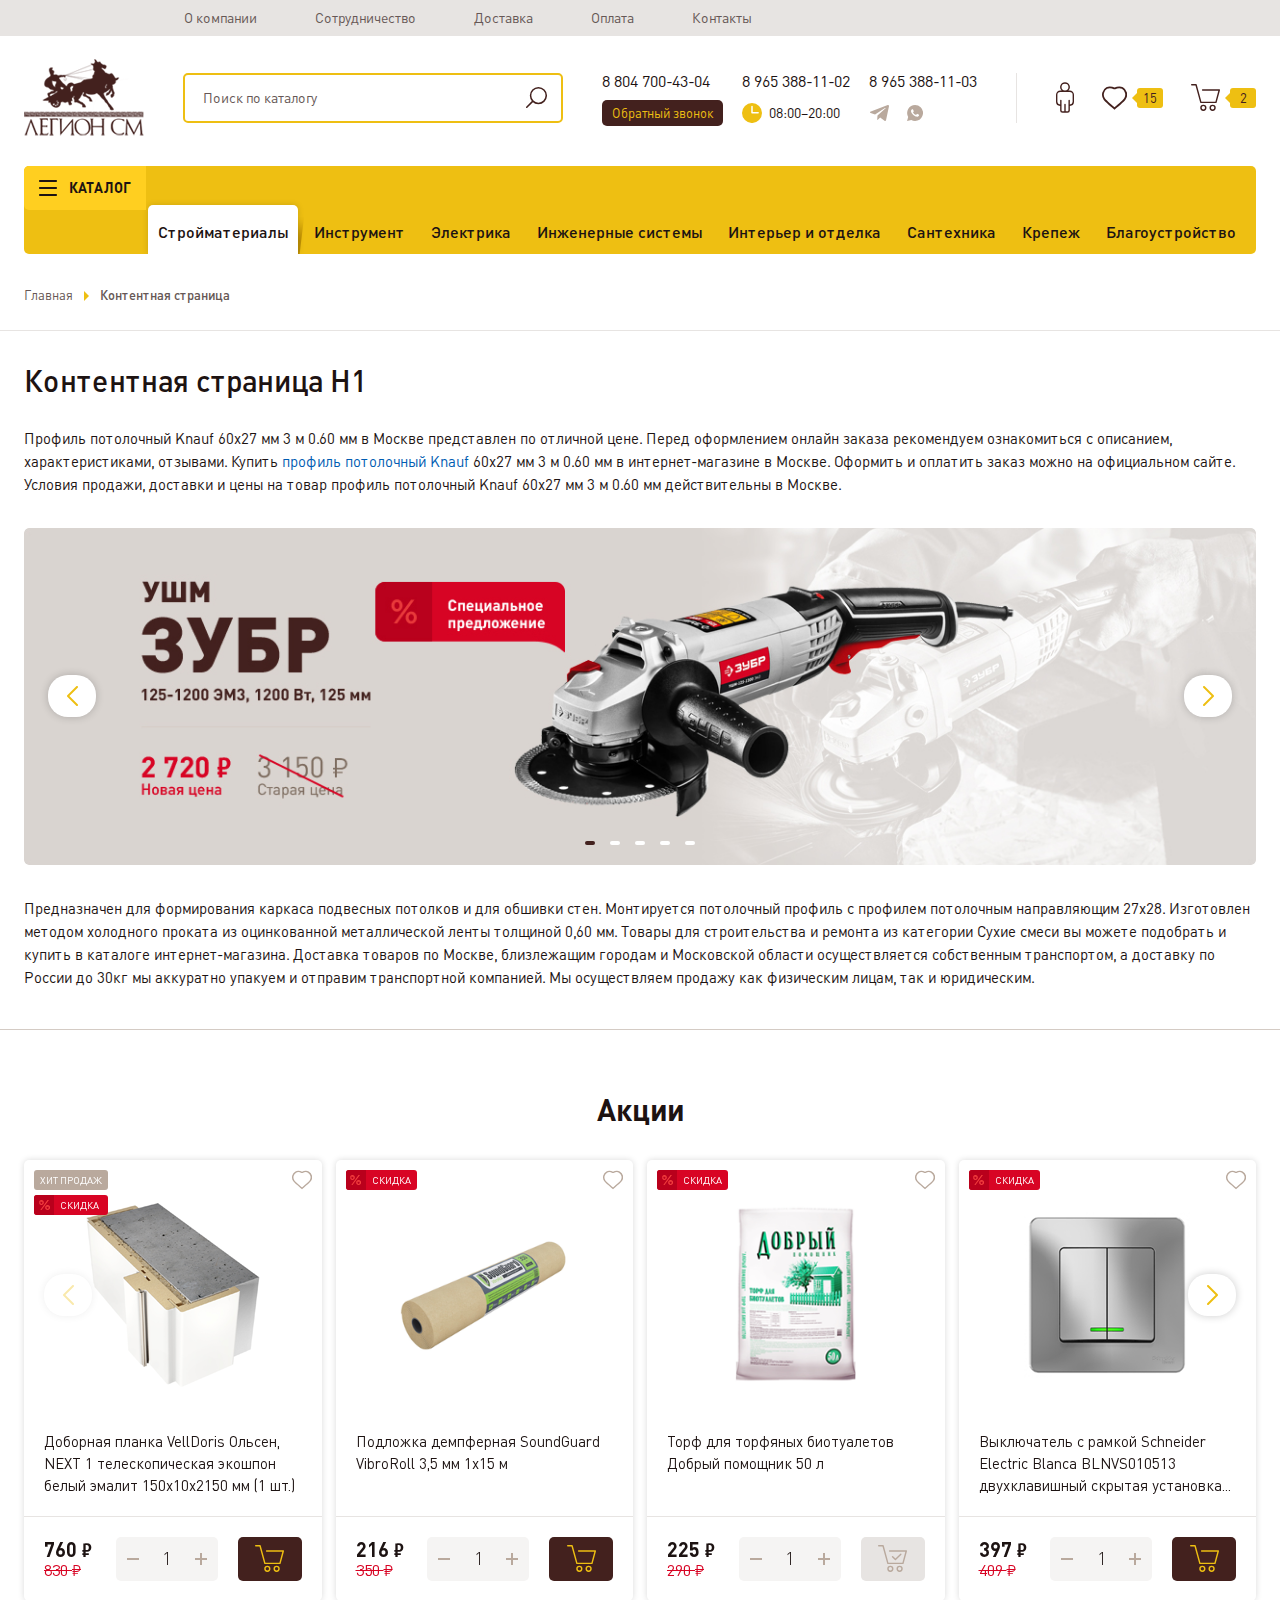
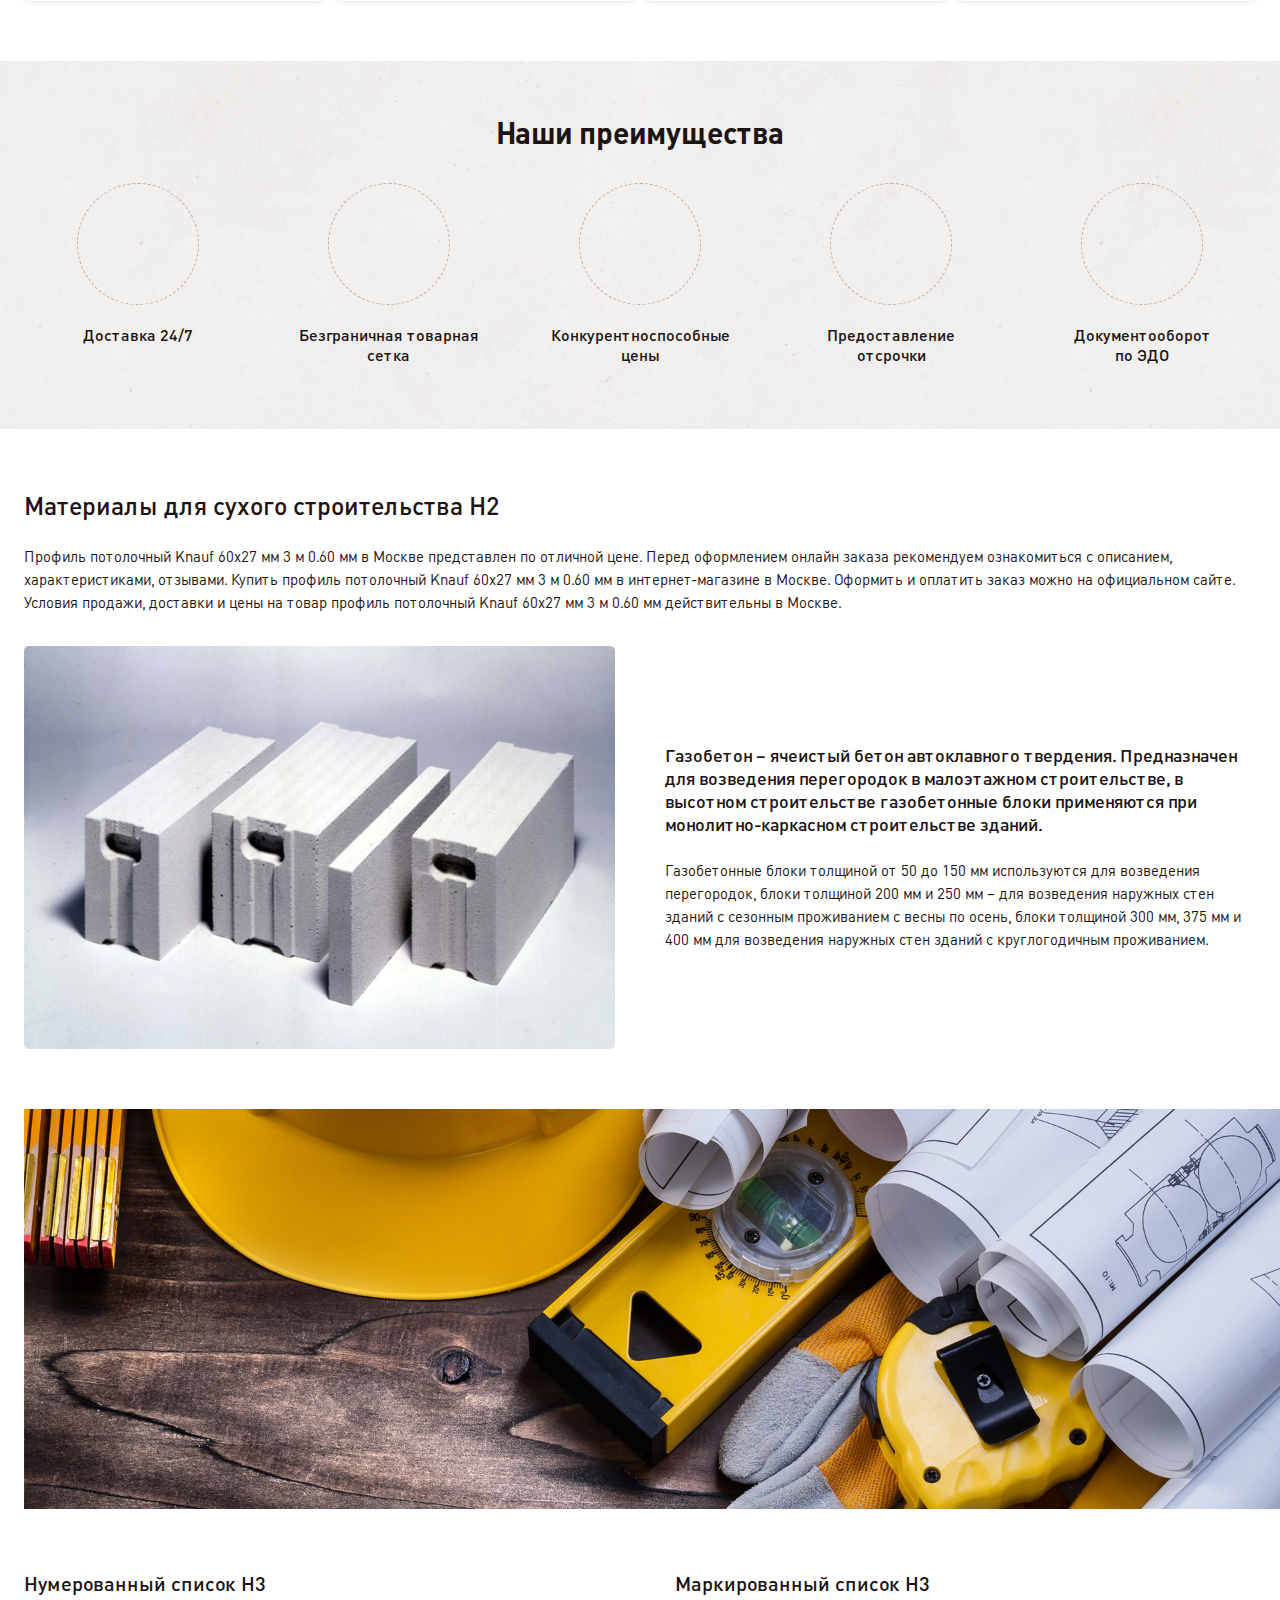
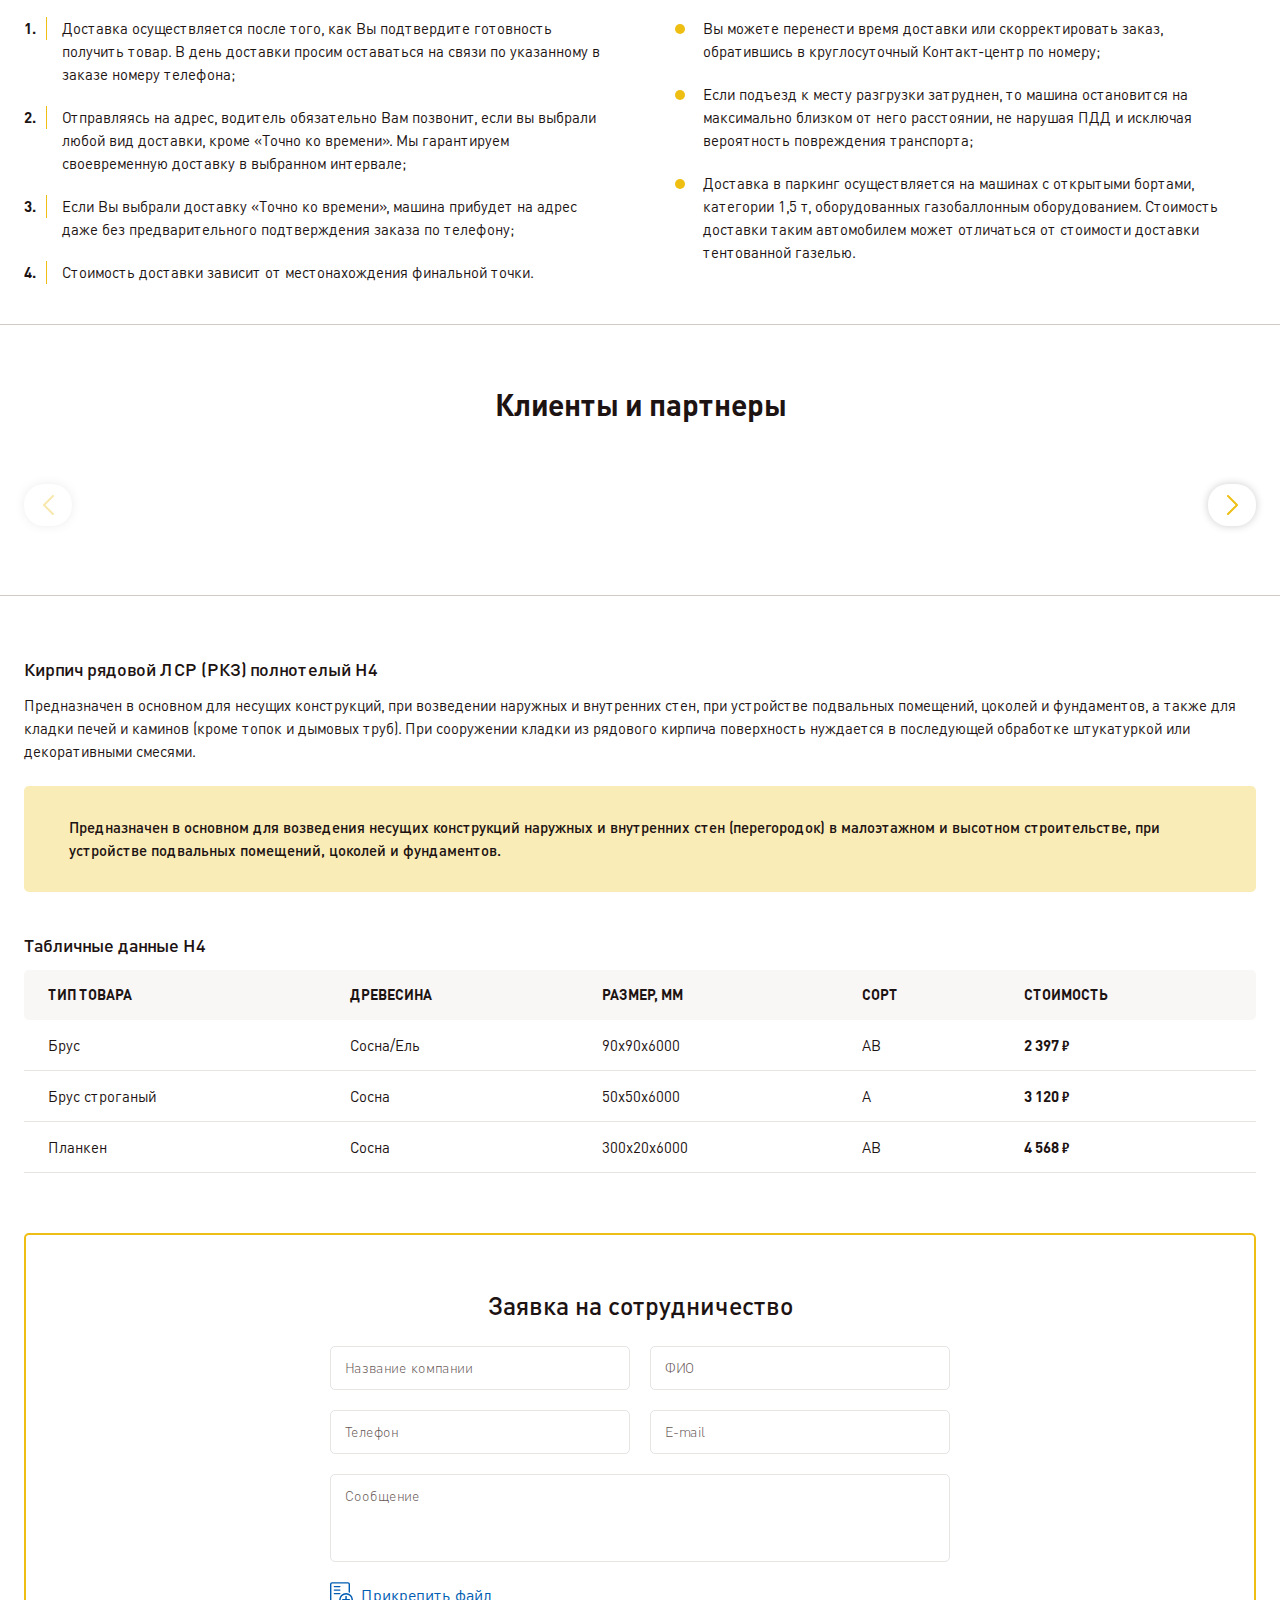
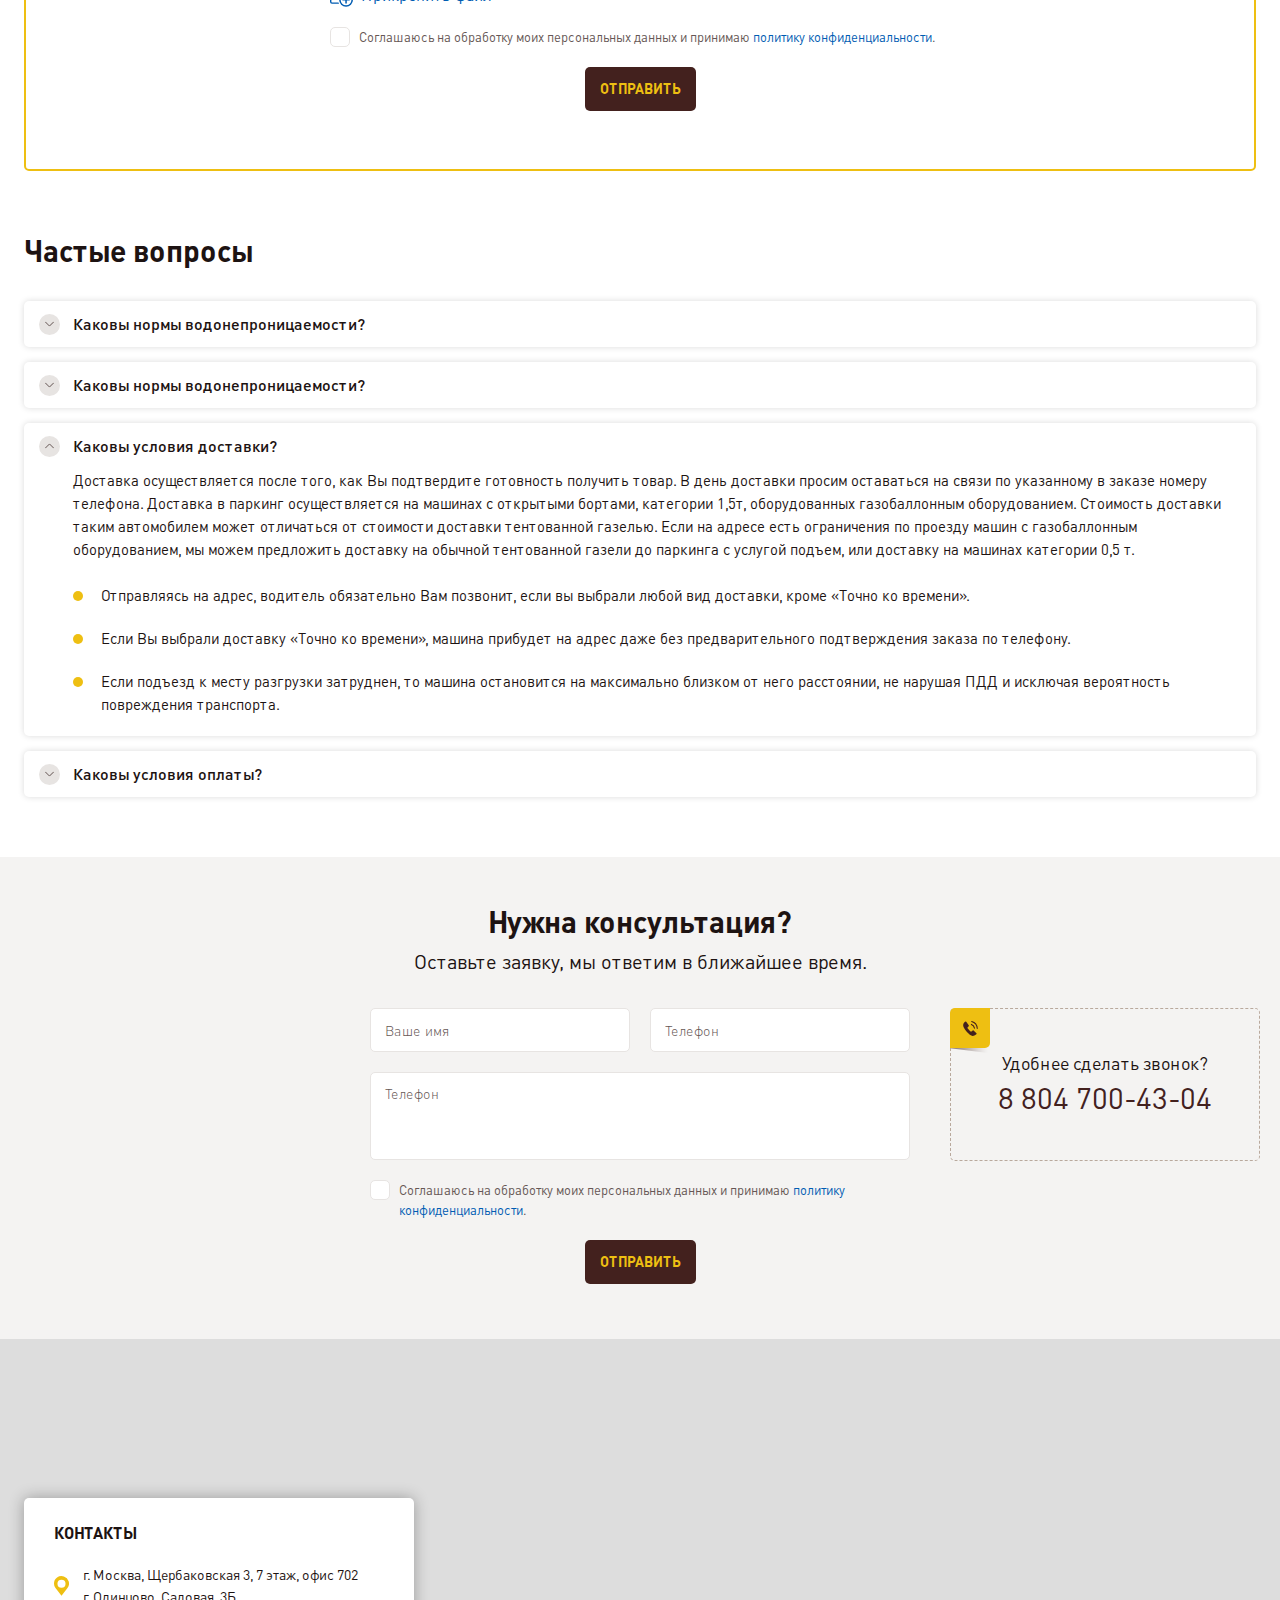
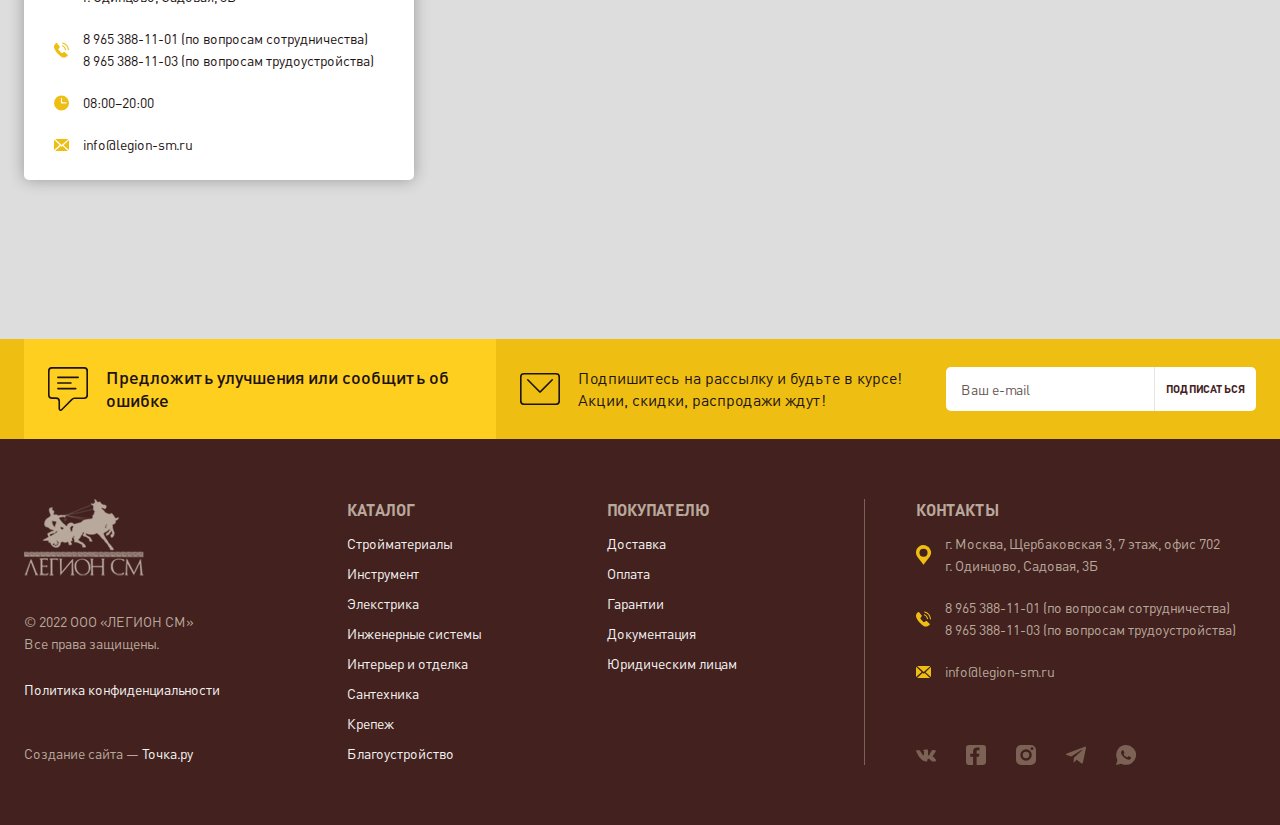
<file: content.html>
<!DOCTYPE html>
<html lang="ru">
	<head>
		<meta http-equiv="Content-Type" content="text/html; charset=utf-8">

		<!-- Адаптирование страницы для мобильных устройств -->
		<meta name="viewport" content="width=device-width, initial-scale=1, maximum-scale=1">

		<!-- Запрет распознования номера телефона -->
		<meta name="format-detection" content="telephone=no">
		<meta name="SKYPE_TOOLBAR" content ="SKYPE_TOOLBAR_PARSER_COMPATIBLE">

		<!-- Заголовок страницы -->
		<title>Заголовок страницы</title>

		<!-- Данное значение часто используют(использовали) поисковые системы -->
		<meta name="description" content="">
		<meta name="keywords" content="">

		<!-- Традиционная иконка сайта, размер 16x16, прозрачность поддерживается. Рекомендуемый формат: .ico или .png -->
		<link rel="shortcut icon" href="favicon.png">

		<!-- Изменение цвета панели моб. браузера -->
		<meta name="msapplication-TileColor" content="#eebf12">
		<meta name="theme-color" content="#eebf12">

		<!-- Подключение файлов стилей -->
		<link rel="stylesheet" href="css/swiper-bundle.min.css" async>
		<link rel="stylesheet" href="css/swiper.css" async>
		<link rel="stylesheet" href="css/fancybox.css" async>
		<link rel="stylesheet" href="css/ion.rangeSlider.css" async>
		<link rel="stylesheet" href="css/styles.css" async>

		<link rel="stylesheet" href="css/response_1327.css" media="print, (max-width: 1327px)" async>
		<link rel="stylesheet" href="css/response_1279.css" media="print, (max-width: 1279px)" async>
		<link rel="stylesheet" href="css/response_1023.css" media="print, (max-width: 1023px)" async>
		<link rel="stylesheet" href="css/response_767.css" media="print, (max-width: 767px)" async>
		<link rel="stylesheet" href="css/response_479.css" media="(max-width: 479px)" async>
	</head>

	<body>
		<div class="wrap">
			<div class="main">
				<header>
					<button class="mob_close_btn"></button>

					<div class="mob_scroll">
						<div class="top">
							<div class="cont">
								<div class="links row">
									<div><a href="/">О компании</a></div>
									<div><a href="/">Сотрудничество</a></div>
									<div><a href="/">Доставка</a></div>
									<div><a href="/">Оплата</a></div>
									<div><a href="/">Контакты</a></div>
								</div>
							</div>
						</div>

						<div class="info">
							<div class="cont row">
								<a href="/" class="logo">
									<img src="images/logo.png" alt="">
								</a>
								
								<div class="search">
									<form action="">
										<input type="text" name="" value="" class="input" placeholder="Поиск по каталогу">

										<button type="submit" class="submit_btn">
											<svg class="icon"><use xlink:href="images/sprite.svg#ic_search"></use></svg>
										</button>
									</form>
								</div>

								<div class="contacts">
									<div>
										<div class="phone">
											<a href="tel:88047004304">8 804 700-43-04</a>
										</div>

										<button class="callback_btn modal_btn" data-modal="#callback_modal">Обратный звонок</button>
									</div>

									<div>
										<div class="phone">
											<a href="tel:89653881102">8 965 388-11-02</a>
										</div>

										<div class="time">
											<svg class="icon"><use xlink:href="images/sprite.svg#ic_time"></use></svg>
											<span>08:00–20:00</span>
										</div>
									</div>

									<div>
										<div class="phone">
											<a href="tel:89653881103">8 965 388-11-03</a>
										</div>

										<div class="socials">
											<a href="/" target="_blank" rel="noopener nofollow" class="telegram_link">
												<svg class="icon"><use xlink:href="images/sprite.svg#ic_telegram"></use></svg>
											</a>

											<a href="/" target="_blank" rel="noopener nofollow" class="whatsapp_link">
												<svg class="icon"><use xlink:href="images/sprite.svg#ic_whatsapp"></use></svg>
											</a>
										</div>
									</div>
								</div>

								<div class="sep"></div>

								<div class="icons">
									<div class="account">
										<a href="/">
											<svg class="icon"><use xlink:href="images/sprite.svg#ic_account"></use></svg>
										</a>
									</div>

									<div class="favorite">
										<a href="/">
											<svg class="icon"><use xlink:href="images/sprite.svg#ic_favorite"></use></svg>
											<span class="count">15</span>
										</a>
									</div>

									<div class="cart">
										<a href="/">
											<svg class="icon"><use xlink:href="images/sprite.svg#ic_cart"></use></svg>
											<span class="count">2</span>
										</a>
									</div>
								</div>
							</div>
						</div>


						<div class="bottom">
							<div class="cont">
								<div class="data row">
									<div class="catalog modal_cont">
										<button class="btn mini_modal_btn" data-modal-id="#catalog_modal">
											<svg class="icon"><use xlink:href="images/sprite.svg#ic_menu"></use></svg>
											<span>КАТАЛОГ</span>
										</button>
									
										<div class="mini_modal" id="catalog_modal">
											<div class="row">
												<div class="categories">
													<div>
														<a href="/" class="active">
															<span>Стройматериалы</span>
															<svg class="icon"><use xlink:href="images/sprite.svg#ic_arr_hor"></use></svg>
														</a>
													</div>
	
													<div>
														<a href="/">
															<span>Инструмент</span>
															<svg class="icon"><use xlink:href="images/sprite.svg#ic_arr_hor"></use></svg>
														</a>
													</div>
	
													<div>
														<a href="/">
															<span>Электрика</span>
															<svg class="icon"><use xlink:href="images/sprite.svg#ic_arr_hor"></use></svg>
														</a>
													</div>
	
													<div>
														<a href="/">
															<span>Инженерные системы</span>
															<svg class="icon"><use xlink:href="images/sprite.svg#ic_arr_hor"></use></svg>
														</a>
													</div>
	
													<div>
														<a href="/">
															<span>Интерьер и отделка</span>
															<svg class="icon"><use xlink:href="images/sprite.svg#ic_arr_hor"></use></svg>
														</a>
													</div>
	
													<div>
														<a href="/">
															<span>Сантехника</span>
															<svg class="icon"><use xlink:href="images/sprite.svg#ic_arr_hor"></use></svg>
														</a>
													</div>
	
													<div>
														<a href="/">
															<span>Крепеж</span>
															<svg class="icon"><use xlink:href="images/sprite.svg#ic_arr_hor"></use></svg>
														</a>
													</div>
	
													<div>
														<a href="/">
															<span>Благоустройство</span>
															<svg class="icon"><use xlink:href="images/sprite.svg#ic_arr_hor"></use></svg>
														</a>
													</div>
												</div>
	
	
												<div class="sub sub1" style="display: block;">
													<div class="row">
														<div class="col">
															<div><a href="/"><span>Общестроительные материалы</span></a></div>
															<div><a href="/"><span>Стеновые и фасадные материалы</span></a></div>
															<div><a href="/"><span>Кровля, водосточные сситемы</span></a></div>
															<div><a href="/"><span>Сухие строительные смеси</span></a></div>
															<div><a href="/"><span>Металлопрокат</span></a></div>
															<div><a href="/"><span>Винтовые сваи</span></a></div>
														</div>
	
														<div class="col">
															<div><a href="/"><span>Теплоизоляция и шумоизоляция</span></a></div>
															<div><a href="/"><span>Материалы для сухого строительства</span></a></div>
															<div><a href="/"><span>Древесно-плитные материалы</span></a></div>
															<div><a href="/"><span>Пиломатериалы</span></a></div>
															<div><a href="/"><span>Гидроизоляция</span></a></div>
															<div><a href="/"><span>Заборы и оргаждения</span></a></div>
														</div>
													</div>
												</div>
	
	
												<div class="sub sub2">
													<div class="row">
														<div class="col">
															<div><a href="/"><span>Общестроительные материалы</span></a></div>
															<div><a href="/"><span>Стеновые и фасадные материалы</span></a></div>
															<div><a href="/"><span>Кровля, водосточные сситемы</span></a></div>
															<div><a href="/"><span>Сухие строительные смеси</span></a></div>
															<div><a href="/"><span>Металлопрокат</span></a></div>
															<div><a href="/"><span>Винтовые сваи</span></a></div>
														</div>
	
														<div class="col">
															<div><a href="/"><span>Теплоизоляция и шумоизоляция</span></a></div>
															<div><a href="/"><span>Материалы для сухого строительства</span></a></div>
															<div><a href="/"><span>Древесно-плитные материалы</span></a></div>
															<div><a href="/"><span>Пиломатериалы</span></a></div>
															<div><a href="/"><span>Гидроизоляция</span></a></div>
															<div><a href="/"><span>Заборы и оргаждения</span></a></div>
														</div>
													</div>
												</div>
	
	
												<div class="sub sub3">
													<div class="row">
														<div class="col">
															<div><a href="/"><span>Общестроительные материалы</span></a></div>
															<div><a href="/"><span>Стеновые и фасадные материалы</span></a></div>
															<div><a href="/"><span>Кровля, водосточные сситемы</span></a></div>
															<div><a href="/"><span>Сухие строительные смеси</span></a></div>
															<div><a href="/"><span>Металлопрокат</span></a></div>
															<div><a href="/"><span>Винтовые сваи</span></a></div>
														</div>
	
														<div class="col">
															<div><a href="/"><span>Теплоизоляция и шумоизоляция</span></a></div>
															<div><a href="/"><span>Материалы для сухого строительства</span></a></div>
															<div><a href="/"><span>Древесно-плитные материалы</span></a></div>
															<div><a href="/"><span>Пиломатериалы</span></a></div>
															<div><a href="/"><span>Гидроизоляция</span></a></div>
															<div><a href="/"><span>Заборы и оргаждения</span></a></div>
														</div>
													</div>
												</div>
	
	
												<div class="sub sub4">
													<div class="row">
														<div class="col">
															<div><a href="/"><span>Общестроительные материалы</span></a></div>
															<div><a href="/"><span>Стеновые и фасадные материалы</span></a></div>
															<div><a href="/"><span>Кровля, водосточные сситемы</span></a></div>
															<div><a href="/"><span>Сухие строительные смеси</span></a></div>
															<div><a href="/"><span>Металлопрокат</span></a></div>
															<div><a href="/"><span>Винтовые сваи</span></a></div>
														</div>
	
														<div class="col">
															<div><a href="/"><span>Теплоизоляция и шумоизоляция</span></a></div>
															<div><a href="/"><span>Материалы для сухого строительства</span></a></div>
															<div><a href="/"><span>Древесно-плитные материалы</span></a></div>
															<div><a href="/"><span>Пиломатериалы</span></a></div>
															<div><a href="/"><span>Гидроизоляция</span></a></div>
															<div><a href="/"><span>Заборы и оргаждения</span></a></div>
														</div>
													</div>
												</div>
	
	
												<div class="sub sub5">
													<div class="row">
														<div class="col">
															<div><a href="/"><span>Общестроительные материалы</span></a></div>
															<div><a href="/"><span>Стеновые и фасадные материалы</span></a></div>
															<div><a href="/"><span>Кровля, водосточные сситемы</span></a></div>
															<div><a href="/"><span>Сухие строительные смеси</span></a></div>
															<div><a href="/"><span>Металлопрокат</span></a></div>
															<div><a href="/"><span>Винтовые сваи</span></a></div>
														</div>
	
														<div class="col">
															<div><a href="/"><span>Теплоизоляция и шумоизоляция</span></a></div>
															<div><a href="/"><span>Материалы для сухого строительства</span></a></div>
															<div><a href="/"><span>Древесно-плитные материалы</span></a></div>
															<div><a href="/"><span>Пиломатериалы</span></a></div>
															<div><a href="/"><span>Гидроизоляция</span></a></div>
															<div><a href="/"><span>Заборы и оргаждения</span></a></div>
														</div>
													</div>
												</div>
	
	
												<div class="sub sub6">
													<div class="row">
														<div class="col">
															<div><a href="/"><span>Общестроительные материалы</span></a></div>
															<div><a href="/"><span>Стеновые и фасадные материалы</span></a></div>
															<div><a href="/"><span>Кровля, водосточные сситемы</span></a></div>
															<div><a href="/"><span>Сухие строительные смеси</span></a></div>
															<div><a href="/"><span>Металлопрокат</span></a></div>
															<div><a href="/"><span>Винтовые сваи</span></a></div>
														</div>
	
														<div class="col">
															<div><a href="/"><span>Теплоизоляция и шумоизоляция</span></a></div>
															<div><a href="/"><span>Материалы для сухого строительства</span></a></div>
															<div><a href="/"><span>Древесно-плитные материалы</span></a></div>
															<div><a href="/"><span>Пиломатериалы</span></a></div>
															<div><a href="/"><span>Гидроизоляция</span></a></div>
															<div><a href="/"><span>Заборы и оргаждения</span></a></div>
														</div>
													</div>
												</div>
	
	
												<div class="sub sub7">
													<div class="row">
														<div class="col">
															<div><a href="/"><span>Общестроительные материалы</span></a></div>
															<div><a href="/"><span>Стеновые и фасадные материалы</span></a></div>
															<div><a href="/"><span>Кровля, водосточные сситемы</span></a></div>
															<div><a href="/"><span>Сухие строительные смеси</span></a></div>
															<div><a href="/"><span>Металлопрокат</span></a></div>
															<div><a href="/"><span>Винтовые сваи</span></a></div>
														</div>
	
														<div class="col">
															<div><a href="/"><span>Теплоизоляция и шумоизоляция</span></a></div>
															<div><a href="/"><span>Материалы для сухого строительства</span></a></div>
															<div><a href="/"><span>Древесно-плитные материалы</span></a></div>
															<div><a href="/"><span>Пиломатериалы</span></a></div>
															<div><a href="/"><span>Гидроизоляция</span></a></div>
															<div><a href="/"><span>Заборы и оргаждения</span></a></div>
														</div>
													</div>
												</div>
	
	
												<div class="sub sub8">
													<div class="row">
														<div class="col">
															<div><a href="/"><span>Общестроительные материалы</span></a></div>
															<div><a href="/"><span>Стеновые и фасадные материалы</span></a></div>
															<div><a href="/"><span>Кровля, водосточные сситемы</span></a></div>
															<div><a href="/"><span>Сухие строительные смеси</span></a></div>
															<div><a href="/"><span>Металлопрокат</span></a></div>
															<div><a href="/"><span>Винтовые сваи</span></a></div>
														</div>
	
														<div class="col">
															<div><a href="/"><span>Теплоизоляция и шумоизоляция</span></a></div>
															<div><a href="/"><span>Материалы для сухого строительства</span></a></div>
															<div><a href="/"><span>Древесно-плитные материалы</span></a></div>
															<div><a href="/"><span>Пиломатериалы</span></a></div>
															<div><a href="/"><span>Гидроизоляция</span></a></div>
															<div><a href="/"><span>Заборы и оргаждения</span></a></div>
														</div>
													</div>
												</div>
											</div>
										</div>
									</div>

									<nav class="menu row">
										<div class="menu_item">
											<a class="active">Стройматериалы</a>
										</div>
	
										<div class="menu_item">
											<a href="/">Инструмент</a>
										</div>
	
										<div class="menu_item">
											<a href="/">Электрика</a>
										</div>
	
										<div class="menu_item">
											<a href="/">Инженерные системы</a>
										</div>
	
										<div class="menu_item">
											<a href="/">Интерьер и отделка</a>
										</div>
	
										<div class="menu_item">
											<a href="/">Сантехника</a>
										</div>
	
										<div class="menu_item">
											<a href="/">Крепеж</a>
										</div>
	
										<div class="menu_item">
											<a href="/">Благоустройство</a>
										</div>
									</nav>
								</div>
							</div>
						</div>
					</div>
				</header>


				<section class="mob_header">
					<div class="cont row">
						<a href="/" class="logo">
							<img src="images/logo.png" alt="">
						</a>

						<div class="icons">
							<div class="account">
								<a href="/">
									<svg class="icon"><use xlink:href="images/sprite.svg#ic_account"></use></svg>
								</a>
							</div>

							<div class="favorite">
								<a href="/">
									<svg class="icon"><use xlink:href="images/sprite.svg#ic_favorite"></use></svg>
									<span class="count">15</span>
								</a>
							</div>

							<div class="cart">
								<a href="/">
									<svg class="icon"><use xlink:href="images/sprite.svg#ic_cart"></use></svg>
									<span class="count">2</span>
								</a>
							</div>

							<div class="mob_menu">
								<button class="btn">
									<svg class="icon"><use xlink:href="images/sprite.svg#ic_menu"></use></svg>
								</button>
							</div>
						</div>

						<div class="search">
							<form action="">
								<input type="text" name="" value="" class="input" placeholder="Поиск по каталогу">

								<button type="submit" class="submit_btn">
									<svg class="icon"><use xlink:href="images/sprite.svg#ic_search"></use></svg>
								</button>
							</form>
						</div>
					</div>
				</section>
				

				<section class="page_head">
					<div class="cont">
						<div class="breadcrumbs">
							<a href="/">Главная</a> <span class="sep"></span>
							<span class="current">Контентная страница</span>
						</div>
					</div>
				</section>


				<section class="block border">
					<div class="cont">
						<div class="page_title">Контентная страница H1</div>

						<div class="text_block">
							<p>Профиль потолочный Knauf 60х27 мм 3 м 0.60 мм в Москве представлен по отличной цене. Перед оформлением онлайн заказа рекомендуем ознакомиться с описанием, характеристиками, отзывами. Купить <a href="/">профиль потолочный Knauf</a> 60х27 мм 3 м 0.60 мм в интернет-магазине в Москве. Оформить и оплатить заказ можно на официальном сайте. Условия продажи, доставки и цены на товар профиль потолочный Knauf 60х27 мм 3 м 0.60 мм действительны в Москве.</p>

							<div class="slider">
								<div class="swiper">
									<div class="swiper-wrapper">
										<div class="slide swiper-slide">
											<div class="image">
												<img data-src="images/tmp/main_slider_img.jpg" alt="" class="img swiper-lazy">
											</div>
										</div>
		
										<div class="slide swiper-slide">
											<div class="image">
												<img data-src="images/tmp/main_slider_img.jpg" alt="" class="img swiper-lazy">
											</div>
										</div>
		
										<div class="slide swiper-slide">
											<div class="image">
												<img data-src="images/tmp/main_slider_img.jpg" alt="" class="img swiper-lazy">
											</div>
										</div>
		
										<div class="slide swiper-slide">
											<div class="image">
												<img data-src="images/tmp/main_slider_img.jpg" alt="" class="img swiper-lazy">
											</div>
										</div>
		
										<div class="slide swiper-slide">
											<div class="image">
												<img data-src="images/tmp/main_slider_img.jpg" alt="" class="img swiper-lazy">
											</div>
										</div>
									</div>
		
									<div class="swiper-button-prev">
										<svg class="icon"><use xlink:href="images/sprite.svg#ic_arr_hor"></use></svg>
									</div>
		
									<div class="swiper-button-next">
										<svg class="icon"><use xlink:href="images/sprite.svg#ic_arr_hor"></use></svg>
									</div>
		
									<div class="swiper-pagination"></div>
								</div>
							</div>

							<p>Предназначен для формирования каркаса подвесных потолков и для обшивки стен. Монтируется потолочный профиль с профилем потолочным направляющим 27х28. Изготовлен методом холодного проката из оцинкованной металлической ленты толщиной 0,60 мм. Товары для строительства и ремонта из категории Сухие смеси вы можете подобрать и купить в каталоге интернет-магазина. Доставка товаров по Москве, близлежащим городам и Московской области осуществляется собственным транспортом, а доставку по России до 30кг мы аккуратно упакуем и отправим транспортной компанией. Мы осуществляем продажу как физическим лицам, так и юридическим.</p>
						</div>
					</div>
				</section>


				<section class="products block">
					<div class="cont">
						<div class="block_head center">
							<div class="title">Акции</div>
						</div>

						<div class="swiper">
							<div class="swiper-wrapper">
								<div class="swiper-slide">
									<div class="product">
										<div class="stickers">
											<div><div class="sticker grey">ХИТ ПРОДАЖ</div></div>

											<div><div class="sticker red">
												<div class="icon">
													<svg><use xlink:href="images/sprite.svg#ic_percents"></use></svg>
												</div>
												<span>СКИДКА</span>
											</div></div>
										</div>

										<button class="favorite_btn">
											<svg class="icon"><use xlink:href="images/sprite.svg#ic_favorite"></use></svg>
											<svg class="icon"><use xlink:href="images/sprite.svg#ic_favorite2"></use></svg>
										</button>

										<a href="/" class="thumb">
											<div><img data-src="images/tmp/product_thumb5.png" alt="" class="swiper-lazy"></div>
										</a>

										<div class="name">
											<a href="/">Доборная планка VellDoris Ольсен, NEXT 1 телескопическая экошпон белый эмалит 150х10х2150 мм (1 шт.)</a>
										</div>

										<div class="buy">
											<div class="price">
												<div>760 <span class="currency">в</span></div>
												<div class="old">830 <span class="currency">о</span></div>
											</div>

											<div class="amount">
												<button type="button" class="minus">
													<svg class="icon"><use xlink:href="images/sprite.svg#ic_minus"></use></svg>
												</button>
											
												<input type="text" value="1" class="input"
												  data-minimum="1" data-maximum="99" data-step="1" data-unit="" maxlength="2">
											
												<button type="button" class="plus">
													<svg class="icon"><use xlink:href="images/sprite.svg#ic_plus"></use></svg>
												</button>
											</div>

											<button class="buy_btn">
												<svg class="icon"><use xlink:href="images/sprite.svg#ic_cart"></use></svg>
												<svg class="icon"><use xlink:href="images/sprite.svg#ic_cart_success"></use></svg>
											</button>
										</div>
									</div>
								</div>


								<div class="swiper-slide">
									<div class="product">
										<div class="stickers">
											<div><div class="sticker red">
												<div class="icon">
													<svg><use xlink:href="images/sprite.svg#ic_percents"></use></svg>
												</div>
												<span>СКИДКА</span>
											</div></div>
										</div>

										<button class="favorite_btn">
											<svg class="icon"><use xlink:href="images/sprite.svg#ic_favorite"></use></svg>
											<svg class="icon"><use xlink:href="images/sprite.svg#ic_favorite2"></use></svg>
										</button>

										<a href="/" class="thumb">
											<div><img data-src="images/tmp/product_thumb6.png" alt="" class="swiper-lazy"></div>
										</a>

										<div class="name">
											<a href="/">Подложка демпферная SoundGuard VibroRoll 3,5 мм 1х15 м</a>
										</div>

										<div class="buy">
											<div class="price">
												<div>216 <span class="currency">в</span></div>
												<div class="old">350 <span class="currency">о</span></div>
											</div>

											<div class="amount">
												<button type="button" class="minus">
													<svg class="icon"><use xlink:href="images/sprite.svg#ic_minus"></use></svg>
												</button>
											
												<input type="text" value="1" class="input"
												  data-minimum="1" data-maximum="99" data-step="1" data-unit="" maxlength="2">
											
												<button type="button" class="plus">
													<svg class="icon"><use xlink:href="images/sprite.svg#ic_plus"></use></svg>
												</button>
											</div>

											<button class="buy_btn">
												<svg class="icon"><use xlink:href="images/sprite.svg#ic_cart"></use></svg>
												<svg class="icon"><use xlink:href="images/sprite.svg#ic_cart_success"></use></svg>
											</button>
										</div>
									</div>
								</div>


								<div class="swiper-slide">
									<div class="product">
										<div class="stickers">
											<div><div class="sticker red">
												<div class="icon">
													<svg><use xlink:href="images/sprite.svg#ic_percents"></use></svg>
												</div>
												<span>СКИДКА</span>
											</div></div>
										</div>

										<button class="favorite_btn">
											<svg class="icon"><use xlink:href="images/sprite.svg#ic_favorite"></use></svg>
											<svg class="icon"><use xlink:href="images/sprite.svg#ic_favorite2"></use></svg>
										</button>

										<a href="/" class="thumb">
											<div><img data-src="images/tmp/product_thumb7.png" alt="" class="swiper-lazy"></div>
										</a>

										<div class="name">
											<a href="/">Торф для торфяных биотуалетов Добрый помощник 50 л</a>
										</div>

										<div class="buy">
											<div class="price">
												<div>225 <span class="currency">в</span></div>
												<div class="old">290 <span class="currency">о</span></div>
											</div>

											<div class="amount">
												<button type="button" class="minus">
													<svg class="icon"><use xlink:href="images/sprite.svg#ic_minus"></use></svg>
												</button>
											
												<input type="text" value="1" class="input"
												  data-minimum="1" data-maximum="99" data-step="1" data-unit="" maxlength="2">
											
												<button type="button" class="plus">
													<svg class="icon"><use xlink:href="images/sprite.svg#ic_plus"></use></svg>
												</button>
											</div>

											<button class="buy_btn active">
												<svg class="icon"><use xlink:href="images/sprite.svg#ic_cart"></use></svg>
												<svg class="icon"><use xlink:href="images/sprite.svg#ic_cart_success"></use></svg>
											</button>
										</div>
									</div>
								</div>


								<div class="swiper-slide">
									<div class="product">
										<div class="stickers">
											<div><div class="sticker red">
												<div class="icon">
													<svg><use xlink:href="images/sprite.svg#ic_percents"></use></svg>
												</div>
												<span>СКИДКА</span>
											</div></div>
										</div>

										<button class="favorite_btn">
											<svg class="icon"><use xlink:href="images/sprite.svg#ic_favorite"></use></svg>
											<svg class="icon"><use xlink:href="images/sprite.svg#ic_favorite2"></use></svg>
										</button>

										<a href="/" class="thumb">
											<div><img data-src="images/tmp/product_thumb8.png" alt="" class="swiper-lazy"></div>
										</a>

										<div class="name">
											<a href="/">Выключатель с рамкой Schneider Electric Blanca BLNVS010513 двухклавишный скрытая установка...</a>
										</div>

										<div class="buy">
											<div class="price">
												<div>397 <span class="currency">в</span></div>
												<div class="old">409 <span class="currency">о</span></div>
											</div>

											<div class="amount">
												<button type="button" class="minus">
													<svg class="icon"><use xlink:href="images/sprite.svg#ic_minus"></use></svg>
												</button>
											
												<input type="text" value="1" class="input"
												  data-minimum="1" data-maximum="99" data-step="1" data-unit="" maxlength="2">
											
												<button type="button" class="plus">
													<svg class="icon"><use xlink:href="images/sprite.svg#ic_plus"></use></svg>
												</button>
											</div>

											<button class="buy_btn">
												<svg class="icon"><use xlink:href="images/sprite.svg#ic_cart"></use></svg>
												<svg class="icon"><use xlink:href="images/sprite.svg#ic_cart_success"></use></svg>
											</button>
										</div>
									</div>
								</div>


								<div class="swiper-slide">
									<div class="product">
										<div class="stickers">
											<div><div class="sticker grey">ХИТ ПРОДАЖ</div></div>

											<div><div class="sticker red">
												<div class="icon">
													<svg><use xlink:href="images/sprite.svg#ic_percents"></use></svg>
												</div>
												<span>СКИДКА</span>
											</div></div>
										</div>

										<button class="favorite_btn">
											<svg class="icon"><use xlink:href="images/sprite.svg#ic_favorite"></use></svg>
											<svg class="icon"><use xlink:href="images/sprite.svg#ic_favorite2"></use></svg>
										</button>

										<a href="/" class="thumb">
											<div><img data-src="images/tmp/product_thumb5.png" alt="" class="swiper-lazy"></div>
										</a>

										<div class="name">
											<a href="/">Доборная планка VellDoris Ольсен, NEXT 1 телескопическая экошпон белый эмалит 150х10х2150 мм (1 шт.)</a>
										</div>

										<div class="buy">
											<div class="price">
												<div>760 <span class="currency">в</span></div>
												<div class="old">830 <span class="currency">о</span></div>
											</div>

											<div class="amount">
												<button type="button" class="minus">
													<svg class="icon"><use xlink:href="images/sprite.svg#ic_minus"></use></svg>
												</button>
											
												<input type="text" value="1" class="input"
												  data-minimum="1" data-maximum="99" data-step="1" data-unit="" maxlength="2">
											
												<button type="button" class="plus">
													<svg class="icon"><use xlink:href="images/sprite.svg#ic_plus"></use></svg>
												</button>
											</div>

											<button class="buy_btn">
												<svg class="icon"><use xlink:href="images/sprite.svg#ic_cart"></use></svg>
												<svg class="icon"><use xlink:href="images/sprite.svg#ic_cart_success"></use></svg>
											</button>
										</div>
									</div>
								</div>


								<div class="swiper-slide">
									<div class="product">
										<div class="stickers">
											<div><div class="sticker red">
												<div class="icon">
													<svg><use xlink:href="images/sprite.svg#ic_percents"></use></svg>
												</div>
												<span>СКИДКА</span>
											</div></div>
										</div>

										<button class="favorite_btn">
											<svg class="icon"><use xlink:href="images/sprite.svg#ic_favorite"></use></svg>
											<svg class="icon"><use xlink:href="images/sprite.svg#ic_favorite2"></use></svg>
										</button>

										<a href="/" class="thumb">
											<div><img data-src="images/tmp/product_thumb6.png" alt="" class="swiper-lazy"></div>
										</a>

										<div class="name">
											<a href="/">Подложка демпферная SoundGuard VibroRoll 3,5 мм 1х15 м</a>
										</div>

										<div class="buy">
											<div class="price">
												<div>216 <span class="currency">в</span></div>
												<div class="old">350 <span class="currency">о</span></div>
											</div>

											<div class="amount">
												<button type="button" class="minus">
													<svg class="icon"><use xlink:href="images/sprite.svg#ic_minus"></use></svg>
												</button>
											
												<input type="text" value="1" class="input"
												  data-minimum="1" data-maximum="99" data-step="1" data-unit="" maxlength="2">
											
												<button type="button" class="plus">
													<svg class="icon"><use xlink:href="images/sprite.svg#ic_plus"></use></svg>
												</button>
											</div>

											<button class="buy_btn">
												<svg class="icon"><use xlink:href="images/sprite.svg#ic_cart"></use></svg>
												<svg class="icon"><use xlink:href="images/sprite.svg#ic_cart_success"></use></svg>
											</button>
										</div>
									</div>
								</div>


								<div class="swiper-slide">
									<div class="product">
										<div class="stickers">
											<div><div class="sticker red">
												<div class="icon">
													<svg><use xlink:href="images/sprite.svg#ic_percents"></use></svg>
												</div>
												<span>СКИДКА</span>
											</div></div>
										</div>

										<button class="favorite_btn">
											<svg class="icon"><use xlink:href="images/sprite.svg#ic_favorite"></use></svg>
											<svg class="icon"><use xlink:href="images/sprite.svg#ic_favorite2"></use></svg>
										</button>

										<a href="/" class="thumb">
											<div><img data-src="images/tmp/product_thumb7.png" alt="" class="swiper-lazy"></div>
										</a>

										<div class="name">
											<a href="/">Торф для торфяных биотуалетов Добрый помощник 50 л</a>
										</div>

										<div class="buy">
											<div class="price">
												<div>225 <span class="currency">в</span></div>
												<div class="old">290 <span class="currency">о</span></div>
											</div>

											<div class="amount">
												<button type="button" class="minus">
													<svg class="icon"><use xlink:href="images/sprite.svg#ic_minus"></use></svg>
												</button>
											
												<input type="text" value="1" class="input"
												  data-minimum="1" data-maximum="99" data-step="1" data-unit="" maxlength="2">
											
												<button type="button" class="plus">
													<svg class="icon"><use xlink:href="images/sprite.svg#ic_plus"></use></svg>
												</button>
											</div>

											<button class="buy_btn active">
												<svg class="icon"><use xlink:href="images/sprite.svg#ic_cart"></use></svg>
												<svg class="icon"><use xlink:href="images/sprite.svg#ic_cart_success"></use></svg>
											</button>
										</div>
									</div>
								</div>


								<div class="swiper-slide">
									<div class="product">
										<div class="stickers">
											<div><div class="sticker red">
												<div class="icon">
													<svg><use xlink:href="images/sprite.svg#ic_percents"></use></svg>
												</div>
												<span>СКИДКА</span>
											</div></div>
										</div>

										<button class="favorite_btn">
											<svg class="icon"><use xlink:href="images/sprite.svg#ic_favorite"></use></svg>
											<svg class="icon"><use xlink:href="images/sprite.svg#ic_favorite2"></use></svg>
										</button>

										<a href="/" class="thumb">
											<div><img data-src="images/tmp/product_thumb8.png" alt="" class="swiper-lazy"></div>
										</a>

										<div class="name">
											<a href="/">Выключатель с рамкой Schneider Electric Blanca BLNVS010513 двухклавишный скрытая установка...</a>
										</div>

										<div class="buy">
											<div class="price">
												<div>397 <span class="currency">в</span></div>
												<div class="old">409 <span class="currency">о</span></div>
											</div>

											<div class="amount">
												<button type="button" class="minus">
													<svg class="icon"><use xlink:href="images/sprite.svg#ic_minus"></use></svg>
												</button>
											
												<input type="text" value="1" class="input"
												  data-minimum="1" data-maximum="99" data-step="1" data-unit="" maxlength="2">
											
												<button type="button" class="plus">
													<svg class="icon"><use xlink:href="images/sprite.svg#ic_plus"></use></svg>
												</button>
											</div>

											<button class="buy_btn">
												<svg class="icon"><use xlink:href="images/sprite.svg#ic_cart"></use></svg>
												<svg class="icon"><use xlink:href="images/sprite.svg#ic_cart_success"></use></svg>
											</button>
										</div>
									</div>
								</div>
							</div>
	
							<div class="swiper-button-prev">
								<svg class="icon"><use xlink:href="images/sprite.svg#ic_arr_hor"></use></svg>
							</div>

							<div class="swiper-button-next">
								<svg class="icon"><use xlink:href="images/sprite.svg#ic_arr_hor"></use></svg>
							</div>
						</div>
					</div>
				</section>


				<section class="advantages block bg">
					<div class="cont">
						<div class="block_head center">
							<div class="title">Наши преимущества</div>
						</div>

						<div class="row">
							<div class="item">
								<div class="icon">
									<img data-src="images/ic_advantage1.svg" alt="" class="lazyload">
								</div>

								<div>Доставка 24/7</div>
							</div>

							<div class="item">
								<div class="icon">
									<img data-src="images/ic_advantage2.svg" alt="" class="lazyload">
								</div>

								<div>Безграничная товарная<br> сетка</div>
							</div>

							<div class="item">
								<div class="icon">
									<img data-src="images/ic_advantage3.svg" alt="" class="lazyload">
								</div>

								<div>Конкурентноспособные<br> цены</div>
							</div>

							<div class="item">
								<div class="icon">
									<img data-src="images/ic_advantage4.svg" alt="" class="lazyload">
								</div>

								<div>Предоставление<br> отсрочки</div>
							</div>

							<div class="item">
								<div class="icon">
									<img data-src="images/ic_advantage5.svg" alt="" class="lazyload">
								</div>

								<div>Документооборот<br> по ЭДО</div>
							</div>
						</div>
					</div>
				</section>


				<section class="block border">
					<div class="cont">
						<div class="text_block">
							<h2>Материалы для сухого строительства H2</h2>

							<p>Профиль потолочный Knauf 60х27 мм 3 м 0.60 мм в Москве представлен по отличной цене. Перед оформлением онлайн заказа рекомендуем ознакомиться с описанием, характеристиками, отзывами. Купить профиль потолочный Knauf 60х27 мм 3 м 0.60 мм в интернет-магазине в Москве. Оформить и оплатить заказ можно на официальном сайте. Условия продажи, доставки и цены на товар профиль потолочный Knauf 60х27 мм 3 м 0.60 мм действительны в Москве.</p>

							<figure>
								<img src="images/tmp/text_img.jpg" alt="">

								<figcaption>
									<p class="big">Газобетон – ячеистый бетон автоклавного твердения. Предназначен для возведения перегородок в малоэтажном строительстве, в высотном строительстве газобетонные блоки применяются при монолитно-каркасном строительстве зданий.</p>

									<p>Газобетонные блоки толщиной от 50 до 150 мм используются для возведения перегородок, блоки толщиной 200 мм и 250 мм – для возведения наружных стен зданий с сезонным проживанием с весны по осень, блоки толщиной 300 мм, 375 мм и 400 мм для возведения наружных стен зданий с круглогодичным проживанием.</p>
								</figcaption>
							</figure>

							<img src="images/tmp/text_full_img.jpg" alt="" class="full_w">

							<div class="cols">
								<div class="col">
									<h3>Нумерованный список H3</h3>

									<ol>
										<li>Доставка осуществляется после того, как Вы подтвердите готовность получить товар. В день доставки просим оставаться на связи по указанному в заказе номеру телефона;</li>

										<li>Отправляясь на адрес, водитель обязательно Вам позвонит, если вы выбрали любой вид доставки, кроме «Точно ко времени». Мы гарантируем своевременную доставку в выбранном интервале;</li>

										<li>Если Вы выбрали доставку «Точно ко времени», машина прибудет на адрес даже без предварительного подтверждения заказа по телефону;</li>

										<li>Стоимость доставки зависит от местонахождения финальной точки.</li>
									</ol>
								</div>

								<div class="col">
									<h3>Маркированный список H3</h3>

									<ul>
										<li>Вы можете перенести время доставки или скорректировать заказ, обратившись в круглосуточный Контакт-центр по номеру;</li>

										<li>Если подъезд к месту разгрузки затруднен, то машина остановится на максимально близком от него расстоянии, не нарушая ПДД и исключая вероятность повреждения транспорта;</li>

										<li>Доставка в паркинг осуществляется на машинах с открытыми бортами, категории 1,5 т, оборудованных газобаллонным оборудованием. Стоимость доставки таким автомобилем может отличаться от стоимости доставки тентованной газелью.</li>
									</ul>
								</div>
							</div>
						</div>
					</div>
				</section>


				<section class="clients block border">
					<div class="cont">
						<div class="block_head center">
							<div class="title">Клиенты и партнеры</div>
						</div>

						<div class="swiper">
							<div class="swiper-wrapper">
								<div class="swiper-slide">
									<div class="item">
										<img data-src="images/tmp/client_logo1.png" alt="" class="swiper-lazy">
									</div>
								</div>

								<div class="swiper-slide">
									<div class="item">
										<img data-src="images/tmp/client_logo2.png" alt="" class="swiper-lazy">
									</div>
								</div>

								<div class="swiper-slide">
									<div class="item">
										<img data-src="images/tmp/client_logo3.png" alt="" class="swiper-lazy">
									</div>
								</div>

								<div class="swiper-slide">
									<div class="item">
										<img data-src="images/tmp/client_logo4.png" alt="" class="swiper-lazy">
									</div>
								</div>

								<div class="swiper-slide">
									<div class="item">
										<img data-src="images/tmp/client_logo5.png" alt="" class="swiper-lazy">
									</div>
								</div>

								<div class="swiper-slide">
									<div class="item">
										<img data-src="images/tmp/client_logo6.png" alt="" class="swiper-lazy">
									</div>
								</div>

								<div class="swiper-slide">
									<div class="item">
										<img data-src="images/tmp/client_logo1.png" alt="" class="swiper-lazy">
									</div>
								</div>

								<div class="swiper-slide">
									<div class="item">
										<img data-src="images/tmp/client_logo2.png" alt="" class="swiper-lazy">
									</div>
								</div>

								<div class="swiper-slide">
									<div class="item">
										<img data-src="images/tmp/client_logo3.png" alt="" class="swiper-lazy">
									</div>
								</div>

								<div class="swiper-slide">
									<div class="item">
										<img data-src="images/tmp/client_logo4.png" alt="" class="swiper-lazy">
									</div>
								</div>

								<div class="swiper-slide">
									<div class="item">
										<img data-src="images/tmp/client_logo5.png" alt="" class="swiper-lazy">
									</div>
								</div>

								<div class="swiper-slide">
									<div class="item">
										<img data-src="images/tmp/client_logo6.png" alt="" class="swiper-lazy">
									</div>
								</div>
							</div>							
	
							<div class="swiper-button-prev">
								<svg class="icon"><use xlink:href="images/sprite.svg#ic_arr_hor"></use></svg>
							</div>

							<div class="swiper-button-next">
								<svg class="icon"><use xlink:href="images/sprite.svg#ic_arr_hor"></use></svg>
							</div>
						</div>
					</div>
				</section>


				<section class="block">
					<div class="cont">
						<div class="text_block">
							<h4>Кирпич рядовой ЛСР (РКЗ) полнотелый H4</h4>

							<p>Предназначен в основном для несущих конструкций, при возведении наружных и внутренних стен, при устройстве подвальных помещений, цоколей и фундаментов, а также для кладки печей и каминов (кроме топок и дымовых труб). При сооружении кладки из рядового кирпича поверхность нуждается в последующей обработке штукатуркой или декоративными смесями.</p>

							<blockquote>Предназначен в основном для возведения несущих конструкций наружных и внутренних стен (перегородок) в малоэтажном и высотном строительстве, при устройстве подвальных помещений, цоколей и фундаментов.</blockquote>

							<h4>Табличные данные H4</h4>

							<div class="table_wrap">
								<table>
									<thead>
										<tr>
											<th>ТИП ТОВАРА</th>
											<th>ДРЕВЕСИНА</th>
											<th>РАЗМЕР, ММ</th>
											<th>СОРТ</th>
											<th>СТОИМОСТЬ</th>
										</tr>
									</thead>

									<tbody>
										<tr>
											<td>Брус</td>
											<td>Сосна/Ель</td>
											<td>90х90х6000</td>
											<td>AB</td>
											<td class="price">2 397 <span class="currency">в</span></td>
										</tr>

										<tr>
											<td>Брус строганый</td>
											<td>Сосна</td>
											<td>50х50х6000</td>
											<td>A</td>
											<td class="price">3 120 <span class="currency">в</span></td>
										</tr>

										<tr>
											<td>Планкен</td>
											<td>Сосна</td>
											<td>300х20х6000</td>
											<td>AB</td>
											<td class="price">4 568 <span class="currency">в</span></td>
										</tr>
									</tbody>
								</table>
							</div>
						</div>
					</div>
				</section>


				<section class="cooperation_form block">
					<div class="cont">
						<div class="data">
							<div class="block_title">Заявка на сотрудничество</div>
							
							<form action="" class="form">
								<div class="columns row">
									<div class="line">
										<div class="field">
											<input type="text" name="" value="" class="input">
											<div class="label">Название компании</div>
										</div>
									</div>
	
									<div class="line">
										<div class="field">
											<input type="text" name="" value="" class="input">
											<div class="label">ФИО</div>
										</div>
									</div>

									<div class="line">
										<div class="field">
											<input type="tel" name="" value="" class="input">
											<div class="label">Телефон</div>
										</div>
									</div>

									<div class="line">
										<div class="field">
											<input type="email" name="" value="" class="input">
											<div class="label">E-mail</div>
										</div>
									</div>
								</div>
	
								<div class="line">
									<div class="field">
										<textarea name=""></textarea>
										<div class="label">Сообщение</div>
									</div>
								</div>

								<div class="line file">
									<div class="field">
										<input type="file" name="file" id="file">
										<label for="file">
											<svg class="icon"><use xlink:href="images/sprite.svg#ic_add_file"></use></svg>
											<span>Прикрепить файл</span>
										</label>
									</div>
								</div>
	
								<div class="line agree">
									<label>
										<input type="checkbox" name="">
										<div class="check">
											<svg class="icon"><use xlink:href="images/sprite.svg#ic_check"></use></svg>
										</div>
										<div>Соглашаюсь на обработку моих персональных данных и принимаю <a href="/" target="_blank">политику конфиденциальности</a>.</div>
									</label>
								</div>
	
								<div class="submit">
									<button type="submit" class="submit_btn">ОТПРАВИТЬ</button>
								</div>
							</form>
						</div>
					</div>
				</section>


				<section class="faq block accordion">
					<div class="cont">
						<div class="block_head">
							<div class="title">Частые вопросы</div>
						</div>

						<div class="accordion_item">
							<div class="head">
								<div class="title">Каковы нормы водонепроницаемости?</div>

								<div class="icon">
									<svg><use xlink:href="images/sprite.svg#ic_arr_hor"></use></svg>
								</div>
							</div>
					
							<div class="data text_block">
								<p>Доставка осуществляется после того, как Вы подтвердите готовность получить товар. В день доставки просим оставаться на связи по указанному в заказе номеру телефона. Доставка в паркинг осуществляется на машинах с открытыми бортами, категории 1,5т, оборудованных газобаллонным оборудованием. Стоимость доставки таким автомобилем может отличаться от стоимости доставки тентованной газелью. Если на адресе есть ограничения по проезду машин с газобаллонным оборудованием, мы можем предложить доставку на обычной тентованной газели до паркинга с услугой подъем, или доставку на машинах категории 0,5 т.</p>

								<ul>
									<li>Отправляясь на адрес, водитель обязательно Вам позвонит, если вы выбрали любой вид доставки, кроме «Точно ко времени».</li>

									<li>Если Вы выбрали доставку «Точно ко времени», машина прибудет на адрес даже без предварительного подтверждения заказа по телефону.</li>

									<li>Если подъезд к месту разгрузки затруднен, то машина остановится на максимально близком от него расстоянии, не нарушая ПДД и исключая вероятность повреждения транспорта.</li>
								</ul>
							</div>
						</div>

						<div class="accordion_item">
							<div class="head">
								<div class="title">Каковы нормы водонепроницаемости?</div>

								<div class="icon">
									<svg><use xlink:href="images/sprite.svg#ic_arr_hor"></use></svg>
								</div>
							</div>
					
							<div class="data text_block">
								<p>Доставка осуществляется после того, как Вы подтвердите готовность получить товар. В день доставки просим оставаться на связи по указанному в заказе номеру телефона. Доставка в паркинг осуществляется на машинах с открытыми бортами, категории 1,5т, оборудованных газобаллонным оборудованием. Стоимость доставки таким автомобилем может отличаться от стоимости доставки тентованной газелью. Если на адресе есть ограничения по проезду машин с газобаллонным оборудованием, мы можем предложить доставку на обычной тентованной газели до паркинга с услугой подъем, или доставку на машинах категории 0,5 т.</p>

								<ul>
									<li>Отправляясь на адрес, водитель обязательно Вам позвонит, если вы выбрали любой вид доставки, кроме «Точно ко времени».</li>

									<li>Если Вы выбрали доставку «Точно ко времени», машина прибудет на адрес даже без предварительного подтверждения заказа по телефону.</li>

									<li>Если подъезд к месту разгрузки затруднен, то машина остановится на максимально близком от него расстоянии, не нарушая ПДД и исключая вероятность повреждения транспорта.</li>
								</ul>
							</div>
						</div>

						<div class="accordion_item active">
							<div class="head">
								<div class="title">Каковы условия доставки?</div>

								<div class="icon">
									<svg><use xlink:href="images/sprite.svg#ic_arr_hor"></use></svg>
								</div>
							</div>
					
							<div class="data text_block" style="display: block;">
								<p>Доставка осуществляется после того, как Вы подтвердите готовность получить товар. В день доставки просим оставаться на связи по указанному в заказе номеру телефона. Доставка в паркинг осуществляется на машинах с открытыми бортами, категории 1,5т, оборудованных газобаллонным оборудованием. Стоимость доставки таким автомобилем может отличаться от стоимости доставки тентованной газелью. Если на адресе есть ограничения по проезду машин с газобаллонным оборудованием, мы можем предложить доставку на обычной тентованной газели до паркинга с услугой подъем, или доставку на машинах категории 0,5 т.</p>

								<ul>
									<li>Отправляясь на адрес, водитель обязательно Вам позвонит, если вы выбрали любой вид доставки, кроме «Точно ко времени».</li>

									<li>Если Вы выбрали доставку «Точно ко времени», машина прибудет на адрес даже без предварительного подтверждения заказа по телефону.</li>

									<li>Если подъезд к месту разгрузки затруднен, то машина остановится на максимально близком от него расстоянии, не нарушая ПДД и исключая вероятность повреждения транспорта.</li>
								</ul>
							</div>
						</div>

						<div class="accordion_item">
							<div class="head">
								<div class="title">Каковы условия оплаты?</div>

								<div class="icon">
									<svg><use xlink:href="images/sprite.svg#ic_arr_hor"></use></svg>
								</div>
							</div>
					
							<div class="data text_block">
								<p>Доставка осуществляется после того, как Вы подтвердите готовность получить товар. В день доставки просим оставаться на связи по указанному в заказе номеру телефона. Доставка в паркинг осуществляется на машинах с открытыми бортами, категории 1,5т, оборудованных газобаллонным оборудованием. Стоимость доставки таким автомобилем может отличаться от стоимости доставки тентованной газелью. Если на адресе есть ограничения по проезду машин с газобаллонным оборудованием, мы можем предложить доставку на обычной тентованной газели до паркинга с услугой подъем, или доставку на машинах категории 0,5 т.</p>

								<ul>
									<li>Отправляясь на адрес, водитель обязательно Вам позвонит, если вы выбрали любой вид доставки, кроме «Точно ко времени».</li>

									<li>Если Вы выбрали доставку «Точно ко времени», машина прибудет на адрес даже без предварительного подтверждения заказа по телефону.</li>

									<li>Если подъезд к месту разгрузки затруднен, то машина остановится на максимально близком от него расстоянии, не нарушая ПДД и исключая вероятность повреждения транспорта.</li>
								</ul>
							</div>
						</div>
					</div>
				</section>


				<section class="action_form">
					<div class="cont">
						<div class="block_head center">
							<div class="title">Нужна консультация?</div>

							<div class="desc">Оставьте заявку, мы ответим в ближайшее время.</div>
						</div>

						<form action="" class="form">
							<div class="columns row">
								<div class="line">
									<div class="field">
										<input type="text" name="" value="" class="input" placeholder="Ваше имя">
									</div>
								</div>

								<div class="line">
									<div class="field">
										<input type="tel" name="" value="" class="input" placeholder="Телефон">
									</div>
								</div>
							</div>

							<div class="line">
								<div class="field">
									<textarea name="" placeholder="Телефон"></textarea>
								</div>
							</div>

							<div class="line agree">
								<label>
									<input type="checkbox" name="">
									<div class="check">
										<svg class="icon"><use xlink:href="images/sprite.svg#ic_check"></use></svg>
									</div>
									<div>Соглашаюсь на обработку моих персональных данных и принимаю <a href="/" target="_blank">политику конфиденциальности</a>.</div>
								</label>
							</div>

							<div class="submit">
								<button type="submit" class="submit_btn">ОТПРАВИТЬ</button>
							</div>

							<div class="call">
								<div class="icon">
									<svg><use xlink:href="images/sprite.svg#ic_phone"></use></svg>
								</div>

								<div>Удобнее сделать звонок?</div>

								<div class="phone">
									<a href="tel:88047004304">8 804 700-43-04</a>
								</div>
							</div>
						</form>
					</div>

					<img data-src="images/action_form_img.png" alt="" class="img lazyload">
					<img data-src="images/bg_action_form.png" alt="" class="bg lazyload">
				</section>


				<section class="contacts_info">
					<div class="cont">
						<div class="data">
							<div class="title">КОНТАКТЫ</div>

							<div class="location">
								<div class="icon">
									<svg><use xlink:href="images/sprite.svg#ic_location"></use></svg>
								</div>

								<div>
									<div>г. Москва, Щербаковская 3, 7 этаж, офис 702</div>
									<div>г. Одинцово, Садовая, 3Б</div>
								</div>
							</div>

							<div class="phones">
								<div class="icon">
									<svg><use xlink:href="images/sprite.svg#ic_phone"></use></svg>
								</div>

								<div>
									<div><a href="tel:89653881101">8 965 388-11-01</a> (по вопросам сотрудничества)</div>
									<div><a href="tel:89653881103">8 965 388-11-03</a> (по вопросам трудоустройства)</div>
								</div>
							</div>

							<div class="time">
								<div class="icon">
									<svg><use xlink:href="images/sprite.svg#ic_time"></use></svg>
								</div>

								<div>
									<div>08:00–20:00</div>
								</div>
							</div>

							<div class="email">
								<div class="icon">
									<svg><use xlink:href="images/sprite.svg#ic_email"></use></svg>
								</div>

								<div>
									<div><a href="mailto:info@legion-sm.ru">info@legion-sm.ru</a></div>
								</div>
							</div>
						</div>
					</div>

					<div class="map">
						<script type="text/javascript" charset="utf-8" async src="https://api-maps.yandex.ru/services/constructor/1.0/js/?um=constructor%3A24UogvbGlin68wvWplgRcZwzpV88_vRI&amp;width=100%25&amp;height=100%25&amp;lang=ru_RU&amp;scroll=false"></script>
					</div>
				</section>
			</div>


			<footer>
				<div class="top">
					<div class="cont row">
						<button class="report_btn">
							<svg class="icon"><use xlink:href="images/sprite.svg#ic_message"></use></svg>
							<span>Предложить улучшения или сообщить об ошибке</span>
						</button>


						<div class="subscribe">
							<svg class="icon"><use xlink:href="images/sprite.svg#ic_subscribe"></use></svg>
							
							<div class="title">Подпишитесь на рассылку и будьте в курсе!<br> Акции, скидки, распродажи ждут!</div>

							<form action="">
								<input type="email" name="" value="" class="input" placeholder="Ваш e-mail">

								<button type="submit" class="submit_btn">ПОДПИСАТЬСЯ</button>
							</form>
						</div>
					</div>
				</div>


				<div class="info">
					<div class="cont row">
						<div class="col_left">
							<div class="logo">
								<img src="images/logo_light.png" alt="">
							</div>
	
							<div class="copyright">
								<div>&copy; 2022 ООО «ЛЕГИОН СМ»</div>
								<div>Все права защищены.</div>
							</div>
	
							<div class="privacy_policy_link">
								<a href="/">Политика конфиденциальности</a>
							</div>
	
							<div class="creator">
								<a href="/" target="_blank" rel="noopener">Создание сайта — <span>Точка.ру</span></a>
							</div>
						</div>


						<div class="links">
							<div class="title">КАТАЛОГ</div>

							<div class="items">
								<div><a href="/">Стройматериалы</a></div>
								<div><a href="/">Инструмент</a></div>
								<div><a href="/">Элекстрика</a></div>
								<div><a href="/">Инженерные системы</a></div>
								<div><a href="/">Интерьер и отделка</a></div>
								<div><a href="/">Сантехника</a></div>
								<div><a href="/">Крепеж</a></div>
								<div><a href="/">Благоустройство</a></div>
							</div>
						</div>


						<div class="links">
							<div class="title">ПОКУПАТЕЛЮ</div>

							<div class="items">
								<div><a href="/">Доставка</a></div>
								<div><a href="/">Оплата</a></div>
								<div><a href="/">Гарантии</a></div>
								<div><a href="/">Документация</a></div>
								<div><a href="/">Юридическим лицам</a></div>
							</div>
						</div>


						<div class="contacts">
							<div class="title">КОНТАКТЫ</div>

							<div class="location">
								<div class="icon">
									<svg><use xlink:href="images/sprite.svg#ic_location"></use></svg>
								</div>

								<div>
									<div>г. Москва, Щербаковская 3, 7 этаж, офис 702</div>
									<div>г. Одинцово, Садовая, 3Б</div>
								</div>
							</div>

							<div class="phones">
								<div class="icon">
									<svg><use xlink:href="images/sprite.svg#ic_phone"></use></svg>
								</div>

								<div>
									<div><a href="tel:89653881101">8 965 388-11-01</a> (по вопросам сотрудничества)</div>
									<div><a href="tel:89653881103">8 965 388-11-03</a> (по вопросам трудоустройства)</div>
								</div>
							</div>

							<div class="email">
								<div class="icon">
									<svg><use xlink:href="images/sprite.svg#ic_email"></use></svg>
								</div>

								<div>
									<div><a href="mailto:info@legion-sm.ru">info@legion-sm.ru</a></div>
								</div>
							</div>

							<div class="socials">
								<a href="/" target="_blank" rel="noopener nofollow" class="vk_link">
									<svg class="icon"><use xlink:href="images/sprite.svg#ic_vk"></use></svg>
								</a>

								<a href="/" target="_blank" rel="noopener nofollow" class="fb_link">
									<svg class="icon"><use xlink:href="images/sprite.svg#ic_fb"></use></svg>
								</a>

								<a href="/" target="_blank" rel="noopener nofollow" class="instagram_link">
									<svg class="icon"><use xlink:href="images/sprite.svg#ic_instagram"></use></svg>
								</a>

								<a href="/" target="_blank" rel="noopener nofollow" class="telegram_link">
									<svg class="icon"><use xlink:href="images/sprite.svg#ic_telegram"></use></svg>
								</a>

								<a href="/" target="_blank" rel="noopener nofollow" class="whatsapp_link">
									<svg class="icon"><use xlink:href="images/sprite.svg#ic_whatsapp"></use></svg>
								</a>
							</div>
						</div>
					</div>
				</div>
			</footer>


			<div class="overlay"></div>
		</div>


		<div class="supports_error">
			Ваш браузер устарел рекомендуем обновить его до последней версии<br> или использовать другой более современный.
		</div>


		<section class="modal" id="callback_modal">
			<div class="modal_title">Задать вопрос</div>

			<form action="" class="form">
				<div class="columns row">
					<div class="line">
						<div class="field">
							<input type="text" name="" value="" class="input">
							<div class="label">Ваше имя</div>
						</div>
					</div>
	
					<div class="line">
						<div class="field">
							<input type="text" name="" value="" class="input">
							<div class="label">Телефон или e-mail</div>
						</div>
					</div>
				</div>
	
				<div class="line">
					<div class="field">
						<textarea name=""></textarea>
						<div class="label">Сообщение</div>
					</div>
				</div>
	
				<div class="line agree">
					<label>
						<input type="checkbox" name="">
						<div class="check">
							<svg class="icon"><use xlink:href="images/sprite.svg#ic_check"></use></svg>
						</div>
						<div>Соглашаюсь на обработку моих персональных данных и принимаю <a href="/" target="_blank">политику конфиденциальности</a>.</div>
					</label>
				</div>
	
				<div class="submit">
					<button type="submit" class="submit_btn">ОТПРАВИТЬ</button>
				</div>
			</form>
		</section>


		<section class="modal success" id="success_modal">
			<div class="modal_title">Спасибо!</div>

			<div class="desc">Благодарим за ваш вопрос, наш менеджер свяжется с вами по указанному телефону в самое ближайшее время!</div>
		</section>


		<!-- Подключение javascript файлов -->
		<script src="js/jquery-3.5.0.min.js"></script>
		<script src="js/swiper-bundle.min.js"></script>
		<script src="js/inputmask.min.js"></script>
		<script src="js/nice-select.js"></script>
		<script src="js/fancybox.min.js"></script>
		<script src="js/ion.rangeSlider.min.js"></script>
		<script src="js/functions.js"></script>
		<script src="js/scripts.js"></script>
	</body>
</html>
</file>
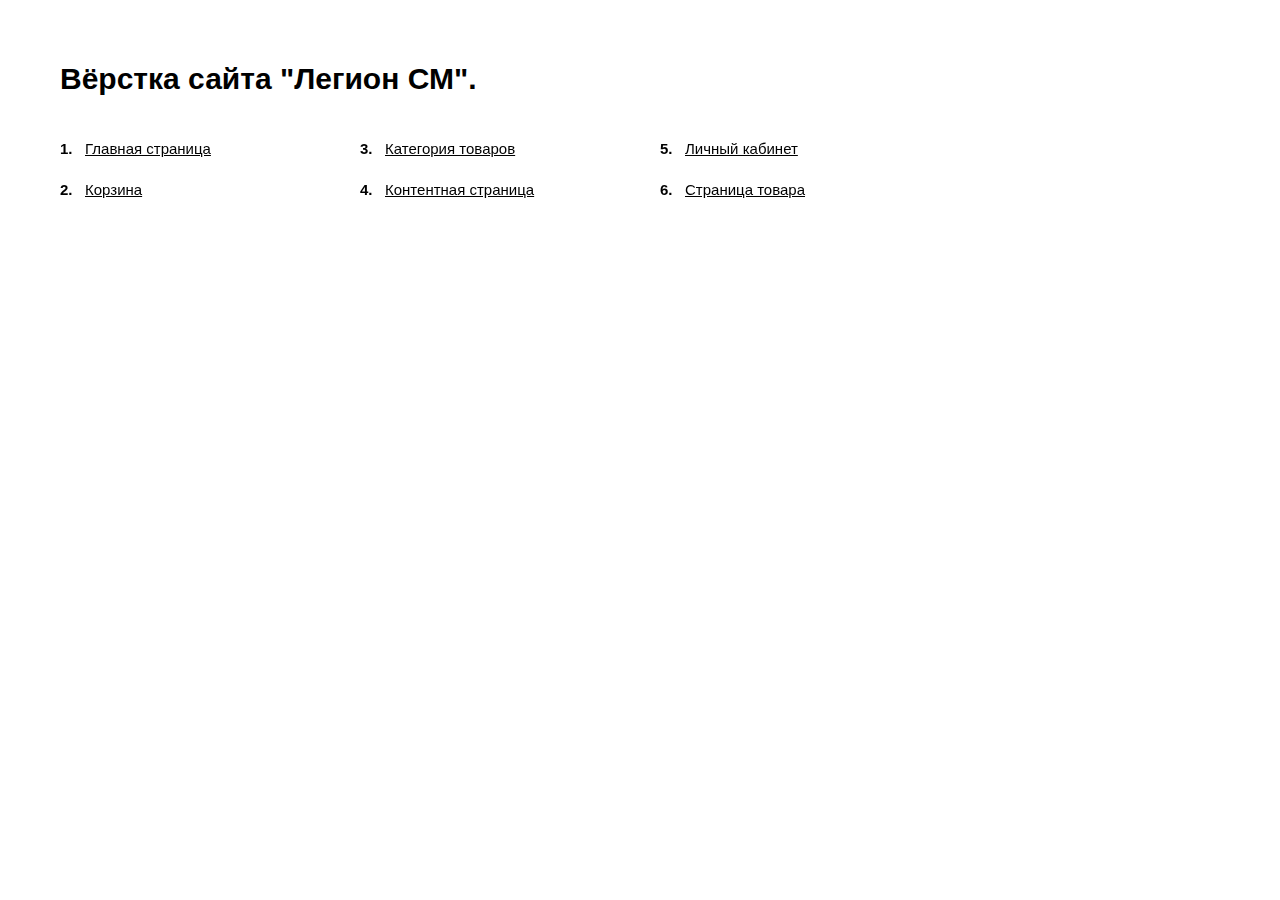
<file: demo_links.html>
<!DOCTYPE html>
<html lang="ru">
	<head>
		<meta http-equiv="Content-Type" content="text/html; charset=utf-8">

		<!-- Адаптирование страницы для мобильных устройств -->
		<meta name="viewport" content="width=device-width, initial-scale=1, maximum-scale=1">

		<!-- Запрет распознования номера телефона -->
		<meta name="format-detection" content="telephone=no">
		<meta name="SKYPE_TOOLBAR" content ="SKYPE_TOOLBAR_PARSER_COMPATIBLE">

		<style>
			*
			{
			    box-sizing: border-box;
			    margin: 0;
			    padding: 0;
			}

			*:before,
			*:after
			{
			    box-sizing: border-box;
			}


			.demo_links
			{
			    padding: 60px;
			}

			.demo_links .title
			{
			    font-family: Arial, 'Helvetica Neue', Helvetica, sans-serif;
			    font-size: 30px;
			    font-weight: 700;
			    line-height: 38px;

			    margin-bottom: 40px;
			}

			.demo_links ol
			{
			    font-family: Arial, 'Helvetica Neue', Helvetica, sans-serif;
			    font-size: 15px;
			    line-height: 21px;

			    counter-reset: li;

			    column-gap: 40px;
			    column-count: 4;
			}

			.demo_links ol li
			{
			    position: relative;

			    display: block;
			    overflow: hidden;

			    padding-left: 25px;

			    list-style-type: none;

			    transform: translateZ(0);

			    --webkit-column-break-inside: avoid;
			    page-break-inside: avoid;
			    break-inside: avoid;
			}

			.demo_links ol li + li
			{
			    margin-top: 20px;
			}

			.demo_links ol li:before
			{
			    font-weight: 700;

			    position: absolute;
			    top: 0;
			    left: 0;

			    content: counters(li, '.') '.';
			    counter-increment: li;

			    color: var(--text_color);
			}


			.demo_links li a
			{
			    color: #000;
			}

			.demo_links li a:hover
			{
			    text-decoration: none;
			}


			@media (max-width: 1279px)
			{
			    .demo_links ol
			    {
			        column-count: 3;
			    }
			}


			@media (max-width: 1023px)
			{
			    .demo_links
			    {
			        padding: 40px;
			    }

			    .demo_links .title
			    {
			        font-size: 28px;
			        line-height: 34px;

			        margin-bottom: 25px;
			    }

			    .demo_links ol
			    {
			        column-count: 2;
			    }
			}


			@media (max-width: 767px)
			{
			    .demo_links
			    {
			        padding: 30px;
			    }

			    .demo_links .title
			    {
			        font-size: 26px;
			        line-height: 32px;
			    }

			    .demo_links ol
			    {
			        column-gap: 40px;
			    }
			}


			@media (max-width: 479px)
			{
			    .demo_links
			    {
			        padding: 20px;
			    }

			    .demo_links .title
			    {
			        font-size: 22px;
			        line-height: 28px;

			        margin-bottom: 25px;
			    }

			    .demo_links ol
			    {
			        column-count: 1;
			    }

			    .demo_links ol li + li
			    {
			        margin-top: 15px;
			    }
			}

		</style>
	</head>

	<body>
		<div class="demo_links">
			<div class="title">Вёрстка сайта "Легион СМ".</div>

			<ol>
				<li><a href="./index.html" target="_blank">Главная страница</a></li>
				<li><a href="./cart.html" target="_blank">Корзина</a></li>
				<li><a href="./category.html" target="_blank">Категория товаров</a></li>
				<li><a href="./content.html" target="_blank">Контентная страница</a></li>
				<li><a href="./lk.html" target="_blank">Личный кабинет</a></li>
				<li><a href="./product.html" target="_blank">Страница товара</a></li>
			</ol>
		</div>
	</body>
</html>
</file>
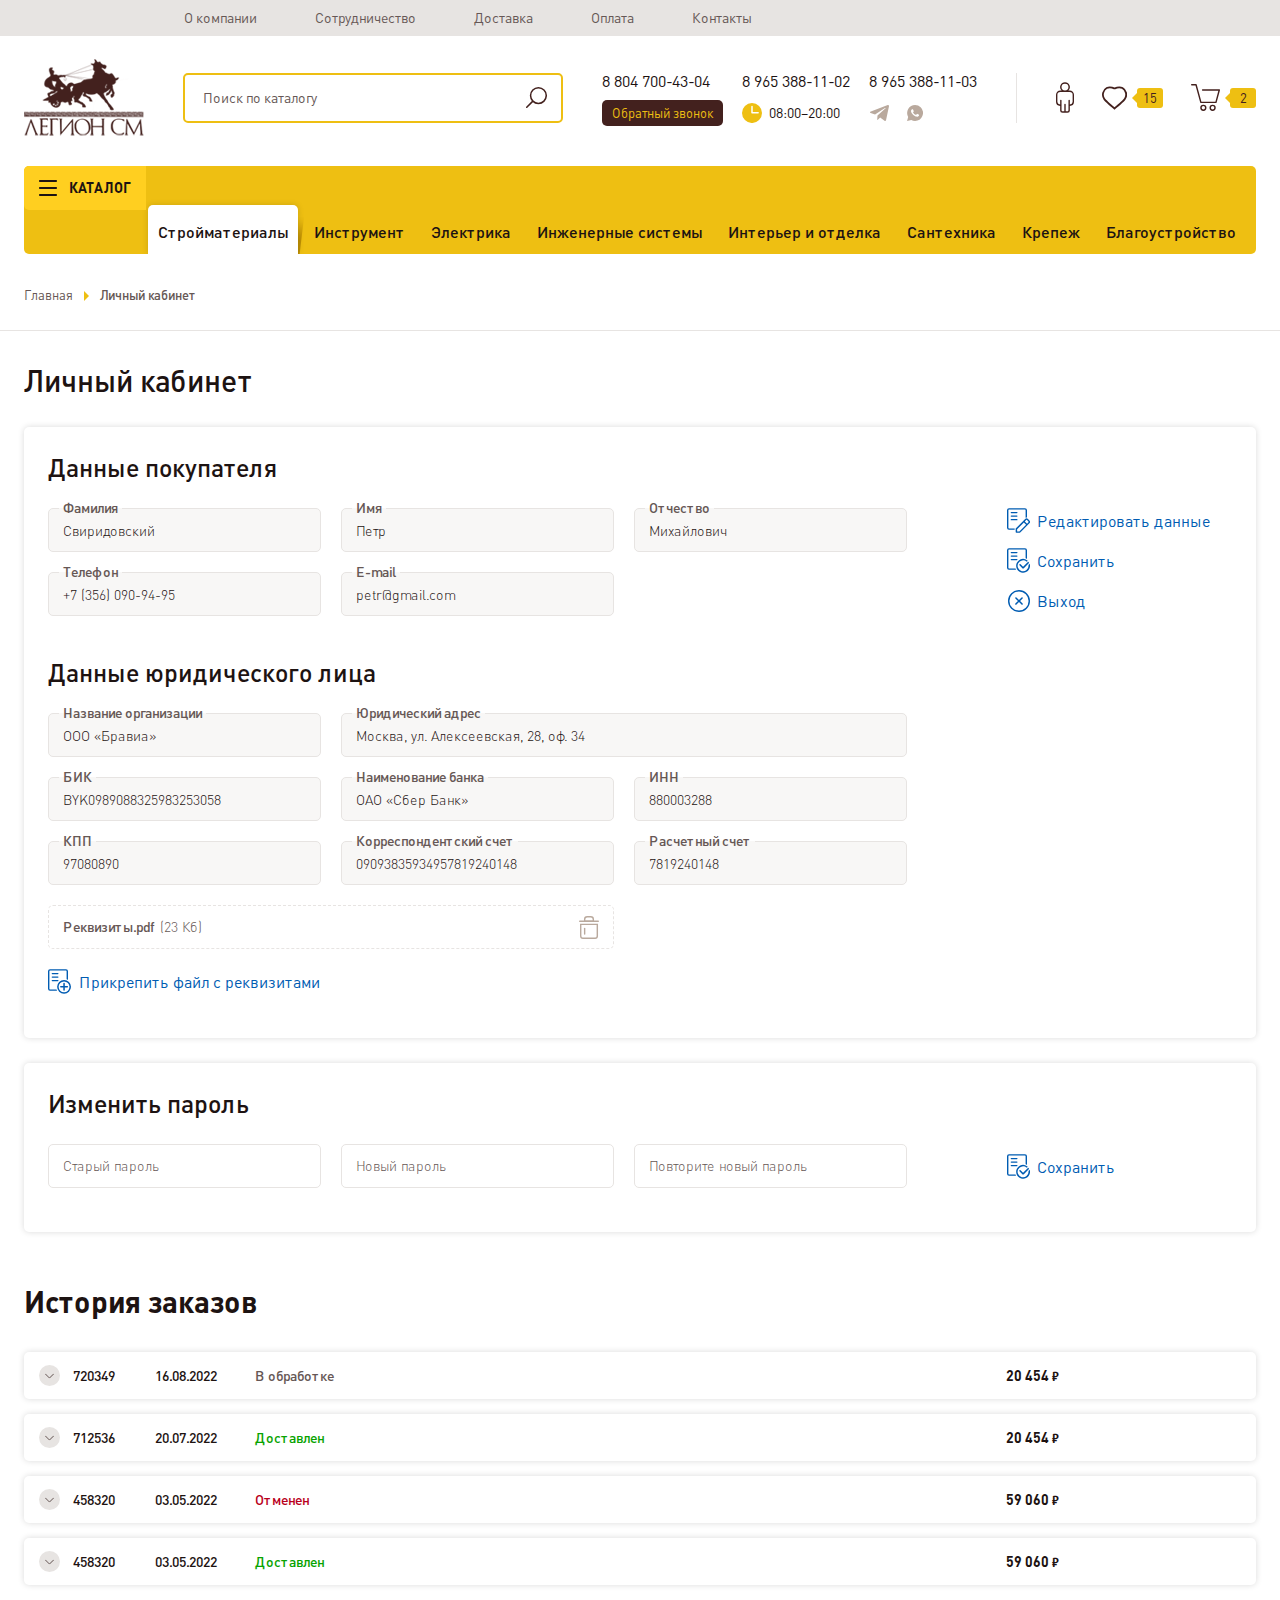
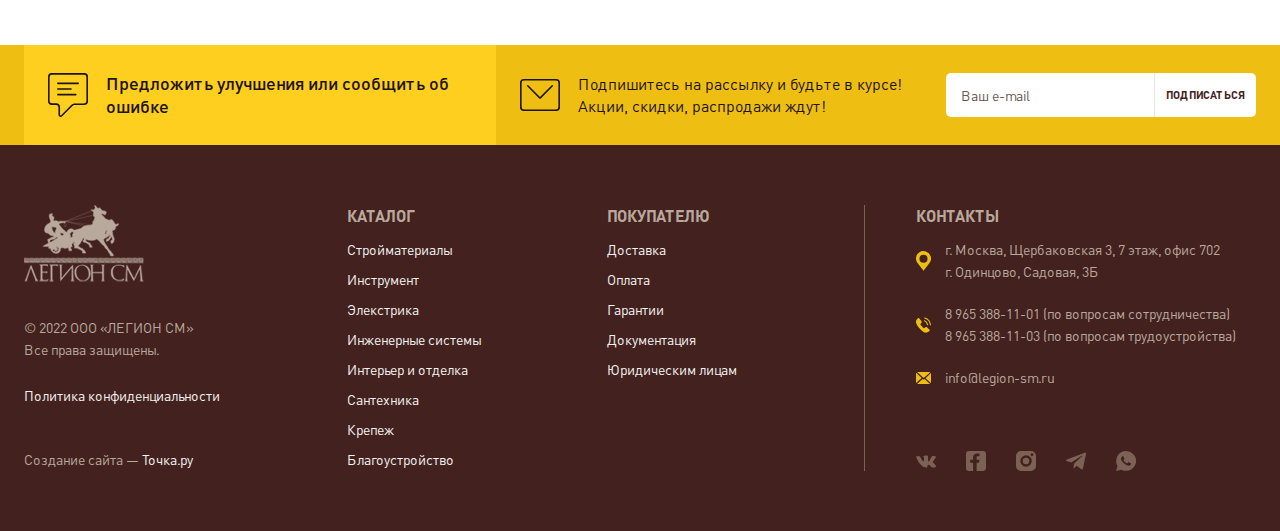
<file: lk.html>
<!DOCTYPE html>
<html lang="ru">
	<head>
		<meta http-equiv="Content-Type" content="text/html; charset=utf-8">

		<!-- Адаптирование страницы для мобильных устройств -->
		<meta name="viewport" content="width=device-width, initial-scale=1, maximum-scale=1">

		<!-- Запрет распознования номера телефона -->
		<meta name="format-detection" content="telephone=no">
		<meta name="SKYPE_TOOLBAR" content ="SKYPE_TOOLBAR_PARSER_COMPATIBLE">

		<!-- Заголовок страницы -->
		<title>Заголовок страницы</title>

		<!-- Данное значение часто используют(использовали) поисковые системы -->
		<meta name="description" content="">
		<meta name="keywords" content="">

		<!-- Традиционная иконка сайта, размер 16x16, прозрачность поддерживается. Рекомендуемый формат: .ico или .png -->
		<link rel="shortcut icon" href="favicon.png">

		<!-- Изменение цвета панели моб. браузера -->
		<meta name="msapplication-TileColor" content="#eebf12">
		<meta name="theme-color" content="#eebf12">

		<!-- Подключение файлов стилей -->
		<link rel="stylesheet" href="css/swiper-bundle.min.css" async>
		<link rel="stylesheet" href="css/swiper.css" async>
		<link rel="stylesheet" href="css/fancybox.css" async>
		<link rel="stylesheet" href="css/ion.rangeSlider.css" async>
		<link rel="stylesheet" href="css/styles.css" async>

		<link rel="stylesheet" href="css/response_1327.css" media="print, (max-width: 1327px)" async>
		<link rel="stylesheet" href="css/response_1279.css" media="print, (max-width: 1279px)" async>
		<link rel="stylesheet" href="css/response_1023.css" media="print, (max-width: 1023px)" async>
		<link rel="stylesheet" href="css/response_767.css" media="print, (max-width: 767px)" async>
		<link rel="stylesheet" href="css/response_479.css" media="(max-width: 479px)" async>
	</head>

	<body>
		<div class="wrap">
			<div class="main">
				<header>
					<button class="mob_close_btn"></button>

					<div class="mob_scroll">
						<div class="top">
							<div class="cont">
								<div class="links row">
									<div><a href="/">О компании</a></div>
									<div><a href="/">Сотрудничество</a></div>
									<div><a href="/">Доставка</a></div>
									<div><a href="/">Оплата</a></div>
									<div><a href="/">Контакты</a></div>
								</div>
							</div>
						</div>

						<div class="info">
							<div class="cont row">
								<a href="/" class="logo">
									<img src="images/logo.png" alt="">
								</a>
								
								<div class="search">
									<form action="">
										<input type="text" name="" value="" class="input" placeholder="Поиск по каталогу">

										<button type="submit" class="submit_btn">
											<svg class="icon"><use xlink:href="images/sprite.svg#ic_search"></use></svg>
										</button>
									</form>
								</div>

								<div class="contacts">
									<div>
										<div class="phone">
											<a href="tel:88047004304">8 804 700-43-04</a>
										</div>

										<button class="callback_btn modal_btn" data-modal="#callback_modal">Обратный звонок</button>
									</div>

									<div>
										<div class="phone">
											<a href="tel:89653881102">8 965 388-11-02</a>
										</div>

										<div class="time">
											<svg class="icon"><use xlink:href="images/sprite.svg#ic_time"></use></svg>
											<span>08:00–20:00</span>
										</div>
									</div>

									<div>
										<div class="phone">
											<a href="tel:89653881103">8 965 388-11-03</a>
										</div>

										<div class="socials">
											<a href="/" target="_blank" rel="noopener nofollow" class="telegram_link">
												<svg class="icon"><use xlink:href="images/sprite.svg#ic_telegram"></use></svg>
											</a>

											<a href="/" target="_blank" rel="noopener nofollow" class="whatsapp_link">
												<svg class="icon"><use xlink:href="images/sprite.svg#ic_whatsapp"></use></svg>
											</a>
										</div>
									</div>
								</div>

								<div class="sep"></div>

								<div class="icons">
									<div class="account">
										<a href="/">
											<svg class="icon"><use xlink:href="images/sprite.svg#ic_account"></use></svg>
										</a>
									</div>

									<div class="favorite">
										<a href="/">
											<svg class="icon"><use xlink:href="images/sprite.svg#ic_favorite"></use></svg>
											<span class="count">15</span>
										</a>
									</div>

									<div class="cart">
										<a href="/">
											<svg class="icon"><use xlink:href="images/sprite.svg#ic_cart"></use></svg>
											<span class="count">2</span>
										</a>
									</div>
								</div>
							</div>
						</div>


						<div class="bottom">
							<div class="cont">
								<div class="data row">
									<div class="catalog modal_cont">
										<button class="btn mini_modal_btn" data-modal-id="#catalog_modal">
											<svg class="icon"><use xlink:href="images/sprite.svg#ic_menu"></use></svg>
											<span>КАТАЛОГ</span>
										</button>
									
										<div class="mini_modal" id="catalog_modal">
											<div class="row">
												<div class="categories">
													<div>
														<a href="/" class="active">
															<span>Стройматериалы</span>
															<svg class="icon"><use xlink:href="images/sprite.svg#ic_arr_hor"></use></svg>
														</a>
													</div>
	
													<div>
														<a href="/">
															<span>Инструмент</span>
															<svg class="icon"><use xlink:href="images/sprite.svg#ic_arr_hor"></use></svg>
														</a>
													</div>
	
													<div>
														<a href="/">
															<span>Электрика</span>
															<svg class="icon"><use xlink:href="images/sprite.svg#ic_arr_hor"></use></svg>
														</a>
													</div>
	
													<div>
														<a href="/">
															<span>Инженерные системы</span>
															<svg class="icon"><use xlink:href="images/sprite.svg#ic_arr_hor"></use></svg>
														</a>
													</div>
	
													<div>
														<a href="/">
															<span>Интерьер и отделка</span>
															<svg class="icon"><use xlink:href="images/sprite.svg#ic_arr_hor"></use></svg>
														</a>
													</div>
	
													<div>
														<a href="/">
															<span>Сантехника</span>
															<svg class="icon"><use xlink:href="images/sprite.svg#ic_arr_hor"></use></svg>
														</a>
													</div>
	
													<div>
														<a href="/">
															<span>Крепеж</span>
															<svg class="icon"><use xlink:href="images/sprite.svg#ic_arr_hor"></use></svg>
														</a>
													</div>
	
													<div>
														<a href="/">
															<span>Благоустройство</span>
															<svg class="icon"><use xlink:href="images/sprite.svg#ic_arr_hor"></use></svg>
														</a>
													</div>
												</div>
	
	
												<div class="sub sub1" style="display: block;">
													<div class="row">
														<div class="col">
															<div><a href="/"><span>Общестроительные материалы</span></a></div>
															<div><a href="/"><span>Стеновые и фасадные материалы</span></a></div>
															<div><a href="/"><span>Кровля, водосточные сситемы</span></a></div>
															<div><a href="/"><span>Сухие строительные смеси</span></a></div>
															<div><a href="/"><span>Металлопрокат</span></a></div>
															<div><a href="/"><span>Винтовые сваи</span></a></div>
														</div>
	
														<div class="col">
															<div><a href="/"><span>Теплоизоляция и шумоизоляция</span></a></div>
															<div><a href="/"><span>Материалы для сухого строительства</span></a></div>
															<div><a href="/"><span>Древесно-плитные материалы</span></a></div>
															<div><a href="/"><span>Пиломатериалы</span></a></div>
															<div><a href="/"><span>Гидроизоляция</span></a></div>
															<div><a href="/"><span>Заборы и оргаждения</span></a></div>
														</div>
													</div>
												</div>
	
	
												<div class="sub sub2">
													<div class="row">
														<div class="col">
															<div><a href="/"><span>Общестроительные материалы</span></a></div>
															<div><a href="/"><span>Стеновые и фасадные материалы</span></a></div>
															<div><a href="/"><span>Кровля, водосточные сситемы</span></a></div>
															<div><a href="/"><span>Сухие строительные смеси</span></a></div>
															<div><a href="/"><span>Металлопрокат</span></a></div>
															<div><a href="/"><span>Винтовые сваи</span></a></div>
														</div>
	
														<div class="col">
															<div><a href="/"><span>Теплоизоляция и шумоизоляция</span></a></div>
															<div><a href="/"><span>Материалы для сухого строительства</span></a></div>
															<div><a href="/"><span>Древесно-плитные материалы</span></a></div>
															<div><a href="/"><span>Пиломатериалы</span></a></div>
															<div><a href="/"><span>Гидроизоляция</span></a></div>
															<div><a href="/"><span>Заборы и оргаждения</span></a></div>
														</div>
													</div>
												</div>
	
	
												<div class="sub sub3">
													<div class="row">
														<div class="col">
															<div><a href="/"><span>Общестроительные материалы</span></a></div>
															<div><a href="/"><span>Стеновые и фасадные материалы</span></a></div>
															<div><a href="/"><span>Кровля, водосточные сситемы</span></a></div>
															<div><a href="/"><span>Сухие строительные смеси</span></a></div>
															<div><a href="/"><span>Металлопрокат</span></a></div>
															<div><a href="/"><span>Винтовые сваи</span></a></div>
														</div>
	
														<div class="col">
															<div><a href="/"><span>Теплоизоляция и шумоизоляция</span></a></div>
															<div><a href="/"><span>Материалы для сухого строительства</span></a></div>
															<div><a href="/"><span>Древесно-плитные материалы</span></a></div>
															<div><a href="/"><span>Пиломатериалы</span></a></div>
															<div><a href="/"><span>Гидроизоляция</span></a></div>
															<div><a href="/"><span>Заборы и оргаждения</span></a></div>
														</div>
													</div>
												</div>
	
	
												<div class="sub sub4">
													<div class="row">
														<div class="col">
															<div><a href="/"><span>Общестроительные материалы</span></a></div>
															<div><a href="/"><span>Стеновые и фасадные материалы</span></a></div>
															<div><a href="/"><span>Кровля, водосточные сситемы</span></a></div>
															<div><a href="/"><span>Сухие строительные смеси</span></a></div>
															<div><a href="/"><span>Металлопрокат</span></a></div>
															<div><a href="/"><span>Винтовые сваи</span></a></div>
														</div>
	
														<div class="col">
															<div><a href="/"><span>Теплоизоляция и шумоизоляция</span></a></div>
															<div><a href="/"><span>Материалы для сухого строительства</span></a></div>
															<div><a href="/"><span>Древесно-плитные материалы</span></a></div>
															<div><a href="/"><span>Пиломатериалы</span></a></div>
															<div><a href="/"><span>Гидроизоляция</span></a></div>
															<div><a href="/"><span>Заборы и оргаждения</span></a></div>
														</div>
													</div>
												</div>
	
	
												<div class="sub sub5">
													<div class="row">
														<div class="col">
															<div><a href="/"><span>Общестроительные материалы</span></a></div>
															<div><a href="/"><span>Стеновые и фасадные материалы</span></a></div>
															<div><a href="/"><span>Кровля, водосточные сситемы</span></a></div>
															<div><a href="/"><span>Сухие строительные смеси</span></a></div>
															<div><a href="/"><span>Металлопрокат</span></a></div>
															<div><a href="/"><span>Винтовые сваи</span></a></div>
														</div>
	
														<div class="col">
															<div><a href="/"><span>Теплоизоляция и шумоизоляция</span></a></div>
															<div><a href="/"><span>Материалы для сухого строительства</span></a></div>
															<div><a href="/"><span>Древесно-плитные материалы</span></a></div>
															<div><a href="/"><span>Пиломатериалы</span></a></div>
															<div><a href="/"><span>Гидроизоляция</span></a></div>
															<div><a href="/"><span>Заборы и оргаждения</span></a></div>
														</div>
													</div>
												</div>
	
	
												<div class="sub sub6">
													<div class="row">
														<div class="col">
															<div><a href="/"><span>Общестроительные материалы</span></a></div>
															<div><a href="/"><span>Стеновые и фасадные материалы</span></a></div>
															<div><a href="/"><span>Кровля, водосточные сситемы</span></a></div>
															<div><a href="/"><span>Сухие строительные смеси</span></a></div>
															<div><a href="/"><span>Металлопрокат</span></a></div>
															<div><a href="/"><span>Винтовые сваи</span></a></div>
														</div>
	
														<div class="col">
															<div><a href="/"><span>Теплоизоляция и шумоизоляция</span></a></div>
															<div><a href="/"><span>Материалы для сухого строительства</span></a></div>
															<div><a href="/"><span>Древесно-плитные материалы</span></a></div>
															<div><a href="/"><span>Пиломатериалы</span></a></div>
															<div><a href="/"><span>Гидроизоляция</span></a></div>
															<div><a href="/"><span>Заборы и оргаждения</span></a></div>
														</div>
													</div>
												</div>
	
	
												<div class="sub sub7">
													<div class="row">
														<div class="col">
															<div><a href="/"><span>Общестроительные материалы</span></a></div>
															<div><a href="/"><span>Стеновые и фасадные материалы</span></a></div>
															<div><a href="/"><span>Кровля, водосточные сситемы</span></a></div>
															<div><a href="/"><span>Сухие строительные смеси</span></a></div>
															<div><a href="/"><span>Металлопрокат</span></a></div>
															<div><a href="/"><span>Винтовые сваи</span></a></div>
														</div>
	
														<div class="col">
															<div><a href="/"><span>Теплоизоляция и шумоизоляция</span></a></div>
															<div><a href="/"><span>Материалы для сухого строительства</span></a></div>
															<div><a href="/"><span>Древесно-плитные материалы</span></a></div>
															<div><a href="/"><span>Пиломатериалы</span></a></div>
															<div><a href="/"><span>Гидроизоляция</span></a></div>
															<div><a href="/"><span>Заборы и оргаждения</span></a></div>
														</div>
													</div>
												</div>
	
	
												<div class="sub sub8">
													<div class="row">
														<div class="col">
															<div><a href="/"><span>Общестроительные материалы</span></a></div>
															<div><a href="/"><span>Стеновые и фасадные материалы</span></a></div>
															<div><a href="/"><span>Кровля, водосточные сситемы</span></a></div>
															<div><a href="/"><span>Сухие строительные смеси</span></a></div>
															<div><a href="/"><span>Металлопрокат</span></a></div>
															<div><a href="/"><span>Винтовые сваи</span></a></div>
														</div>
	
														<div class="col">
															<div><a href="/"><span>Теплоизоляция и шумоизоляция</span></a></div>
															<div><a href="/"><span>Материалы для сухого строительства</span></a></div>
															<div><a href="/"><span>Древесно-плитные материалы</span></a></div>
															<div><a href="/"><span>Пиломатериалы</span></a></div>
															<div><a href="/"><span>Гидроизоляция</span></a></div>
															<div><a href="/"><span>Заборы и оргаждения</span></a></div>
														</div>
													</div>
												</div>
											</div>
										</div>
									</div>

									<nav class="menu row">
										<div class="menu_item">
											<a class="active">Стройматериалы</a>
										</div>
	
										<div class="menu_item">
											<a href="/">Инструмент</a>
										</div>
	
										<div class="menu_item">
											<a href="/">Электрика</a>
										</div>
	
										<div class="menu_item">
											<a href="/">Инженерные системы</a>
										</div>
	
										<div class="menu_item">
											<a href="/">Интерьер и отделка</a>
										</div>
	
										<div class="menu_item">
											<a href="/">Сантехника</a>
										</div>
	
										<div class="menu_item">
											<a href="/">Крепеж</a>
										</div>
	
										<div class="menu_item">
											<a href="/">Благоустройство</a>
										</div>
									</nav>
								</div>
							</div>
						</div>
					</div>
				</header>


				<section class="mob_header">
					<div class="cont row">
						<a href="/" class="logo">
							<img src="images/logo.png" alt="">
						</a>

						<div class="icons">
							<div class="account">
								<a href="/">
									<svg class="icon"><use xlink:href="images/sprite.svg#ic_account"></use></svg>
								</a>
							</div>

							<div class="favorite">
								<a href="/">
									<svg class="icon"><use xlink:href="images/sprite.svg#ic_favorite"></use></svg>
									<span class="count">15</span>
								</a>
							</div>

							<div class="cart">
								<a href="/">
									<svg class="icon"><use xlink:href="images/sprite.svg#ic_cart"></use></svg>
									<span class="count">2</span>
								</a>
							</div>

							<div class="mob_menu">
								<button class="btn">
									<svg class="icon"><use xlink:href="images/sprite.svg#ic_menu"></use></svg>
								</button>
							</div>
						</div>

						<div class="search">
							<form action="">
								<input type="text" name="" value="" class="input" placeholder="Поиск по каталогу">

								<button type="submit" class="submit_btn">
									<svg class="icon"><use xlink:href="images/sprite.svg#ic_search"></use></svg>
								</button>
							</form>
						</div>
					</div>
				</section>
				

				<section class="page_head">
					<div class="cont">
						<div class="breadcrumbs">
							<a href="/">Главная</a> <span class="sep"></span>
							<span class="current">Личный кабинет</span>
						</div>
					</div>
				</section>


				<section class="lk_info block">
					<div class="cont">
						<div class="page_title">Личный кабинет</div>

						<section class="personal content_flex row">
							<div class="content">
								<form action="" class="form">
									<div class="section">
										<div class="title">Данные покупателя</div>
	
										<div class="columns row">
											<div class="line width1of3">
												<div class="field">
													<input type="text" name="" value="Свиридовский" class="input active" disabled>
													<div class="label">Фамилия</div>
												</div>
											</div>
	
											<div class="line width1of3">
												<div class="field">
													<input type="text" name="" value="Петр" class="input active" disabled>
													<div class="label">Имя</div>
												</div>
											</div>
	
											<div class="line width1of3">
												<div class="field">
													<input type="text" name="" value="Михайлович" class="input active" disabled>
													<div class="label">Отчество</div>
												</div>
											</div>
	
											<div class="line width1of3">
												<div class="field">
													<input type="tel" name="" value="+7 495 356-09-09" class="input active" disabled>
													<div class="label">Телефон</div>
												</div>
											</div>
	
											<div class="line width1of3">
												<div class="field">
													<input type="email" name="" value="petr@gmail.com" class="input active" disabled>
													<div class="label">E-mail</div>
												</div>
											</div>
										</div>
									</div>
	
									<div class="section">
										<div class="title">Данные юридического лица</div>
	
										<div class="columns row">
											<div class="line width1of3">
												<div class="field">
													<input type="text" name="" value="ООО «Бравиа»" class="input active" disabled>
													<div class="label">Название организации</div>
												</div>
											</div>
	
											<div class="line width2of3">
												<div class="field">
													<input type="text" name="" value="Москва, ул. Алексеевская, 28, оф. 34" class="input active" disabled>
													<div class="label">Юридический адрес</div>
												</div>
											</div>
	
											<div class="line width1of3">
												<div class="field">
													<input type="text" name="" value="BYK0989088325983253058" class="input active" disabled>
													<div class="label">БИК</div>
												</div>
											</div>
	
											<div class="line width1of3">
												<div class="field">
													<input type="text" name="" value="ОАО «Сбер Банк»" class="input active" disabled>
													<div class="label">Наименование банка</div>
												</div>
											</div>
	
											<div class="line width1of3">
												<div class="field">
													<input type="text" name="" value="880003288" class="input active" disabled>
													<div class="label">ИНН</div>
												</div>
											</div>
	
											<div class="line width1of3">
												<div class="field">
													<input type="text" name="" value="97080890" class="input active" disabled>
													<div class="label">КПП</div>
												</div>
											</div>
	
											<div class="line width1of3">
												<div class="field">
													<input type="text" name="" value="09093835934957819240148" class="input active" disabled>
													<div class="label">Корреспондентский счет</div>
												</div>
											</div>
	
											<div class="line width1of3">
												<div class="field">
													<input type="text" name="" value="7819240148" class="input active" disabled>
													<div class="label">Расчетный счет</div>
												</div>
											</div>
										</div>
	
										<div class="columns row">
											<div class="line width2of3 files">
												<div class="item">
													<div class="name"><b>Реквизиты.pdf</b> (23 Кб)</div>
	
													<button type="button" class="delete_btn">
														<svg class="icon"><use xlink:href="images/sprite.svg#ic_delete"></use></svg>
													</button>
												</div>
											</div>
										</div>
	
										<div class="line file">
											<div class="field">
												<input type="file" name="file" id="file">
												<label for="file">
													<svg class="icon"><use xlink:href="images/sprite.svg#ic_add_file"></use></svg>
													<span>Прикрепить файл с реквизитами</span>
												</label>
											</div>
										</div>
									</div>
								</form>
							</div>

							<aside>
								<div class="btns">
									<div><button class="btn">
										<div class="icon">
											<svg><use xlink:href="images/sprite.svg#ic_edit"></use></svg>
										</div>
										<span>Редактировать данные</span>
									</button></div>

									<div><button class="btn">
										<div class="icon">
											<svg><use xlink:href="images/sprite.svg#ic_save"></use></svg>
										</div>
										<span>Сохранить</span>
									</button></div>

									<div><button class="btn logout_btn">
										<div class="icon">
											<svg><use xlink:href="images/sprite.svg#ic_close"></use></svg>
										</div>
										<span>Выход</span>
									</button></div>
								</div>
							</aside>
						</section>


						<section class="password content_flex row">
							<div class="content">
								<form action="" class="form">
									<div class="section">
										<div class="title">Изменить пароль</div>
	
										<div class="columns row">
											<div class="line width1of3">
												<div class="field">
													<input type="text" name="" value="" class="input">
													<div class="label">Старый пароль</div>
												</div>
											</div>
	
											<div class="line width1of3">
												<div class="field">
													<input type="text" name="" value="" class="input">
													<div class="label">Новый пароль</div>
												</div>
											</div>
	
											<div class="line width1of3">
												<div class="field">
													<input type="text" name="" value="" class="input">
													<div class="label">Повторите новый пароль</div>
												</div>
											</div>
										</div>
									</div>
								</form>
							</div>

							<aside>
								<div class="btns">
									<div><button class="btn">
										<div class="icon">
											<svg><use xlink:href="images/sprite.svg#ic_save"></use></svg>
										</div>
										<span>Сохранить</span>
									</button></div>
								</div>
							</aside>
						</section>


						<section class="history">
							<div class="block_head">
								<div class="title">История заказов</div>
							</div>

							<div class="item">
								<div class="head">
									<div class="icon">
										<svg><use xlink:href="images/sprite.svg#ic_arr_hor"></use></svg>
									</div>

									<div class="number">720349</div>
									<div class="date">16.08.2022</div>
									<div class="status">В обработке</div>
									<div class="price">20 454 <span class="currency">в</span></div>
								</div>

								<div class="data">
									<div class="products">
										<div class="list">
											<div class="product">
												<a href="/" class="thumb">
													<div><img data-src="images/tmp/product_thumb9.jpg" alt="" class="lazyload"></div>
												</a>
		
												<div class="info">
													<div class="name">
														<a href="/">Гипсокартон Knauf 2500х1200х12,5 мм влагостойкий</a>
													</div>
		
													<div class="articul">Артикул: 101932</div>
		
													<div class="short_features">
														<div class="title">Краткие характеристики</div>
		
														<div class="val"><b>Тип товара:</b> Гипсокартон, <b>Бренд:</b> Волма, <b>Применение:</b> Для стен, для потолков <b>Вид:</b> Влагостойкий, <b>Количество на поддоне:</b> 50 шт.</div>
													</div>
												</div>
		
												<div class="buy">
													<div class="price">
														<div>454 <span class="currency">в</span></div>
														<div class="exp">Цена за единицу</div>
													</div>
		
													<div class="amount">
														<div class="val">10 шт.</div>
														<div class="exp">Количество</div>
													</div>
		
													<div class="price total">
														<div>4 540 <span class="currency">в</span></div>
														<div class="exp">Общая сумма</div>
													</div>
												</div>
											</div>
	
	
											<div class="product">
												<a href="/" class="thumb">
													<div><img data-src="images/tmp/product_thumb10.jpg" alt="" class="lazyload"></div>
												</a>
		
												<div class="info">
													<div class="name">
														<a href="/">Гипсокартон Волма 2500х1200х12,5 мм</a>
													</div>
		
													<div class="articul">Артикул: 101932</div>
		
													<div class="short_features">
														<div class="title">Краткие характеристики</div>
		
														<div class="val"><b>Тип товара:</b> Гипсокартон, <b>Бренд:</b> Волма, <b>Применение:</b> Для стен, для потолков <b>Вид:</b> Влагостойкий, <b>Количество на поддоне:</b> 50 шт.</div>
													</div>
												</div>
		
												<div class="buy">
													<div class="price">
														<div>502 <span class="currency">в</span></div>
														<div class="old">605 <span class="currency">о</span></div>
	
														<div class="exp">Цена за единицу</div>
													</div>
			
													<div class="amount">
														<div class="val">2 шт.</div>
														<div class="exp">Количество</div>
													</div>
		
													<div class="price total">
														<div>1 004 <span class="currency">в</span></div>
														<div class="exp">Общая сумма</div>
													</div>
												</div>
											</div>
										</div>

										<div class="order_total">
											<div class="price">
												<div class="label">Итого</div>
												<div class="val">5 544 <span class="currency">в</span></div>
											</div>
										</div>
									</div>
								</div>
							</div>

							<div class="item">
								<div class="head">
									<div class="icon">
										<svg><use xlink:href="images/sprite.svg#ic_arr_hor"></use></svg>
									</div>

									<div class="number">712536</div>
									<div class="date">20.07.2022</div>
									<div class="status green">Доставлен</div>
									<div class="price">20 454 <span class="currency">в</span></div>
								</div>

								<div class="data">
									<div class="products">
										<div class="list">
											<div class="product">
												<a href="/" class="thumb">
													<div><img data-src="images/tmp/product_thumb9.jpg" alt="" class="lazyload"></div>
												</a>
		
												<div class="info">
													<div class="name">
														<a href="/">Гипсокартон Knauf 2500х1200х12,5 мм влагостойкий</a>
													</div>
		
													<div class="articul">Артикул: 101932</div>
		
													<div class="short_features">
														<div class="title">Краткие характеристики</div>
		
														<div class="val"><b>Тип товара:</b> Гипсокартон, <b>Бренд:</b> Волма, <b>Применение:</b> Для стен, для потолков <b>Вид:</b> Влагостойкий, <b>Количество на поддоне:</b> 50 шт.</div>
													</div>
												</div>
		
												<div class="buy">
													<div class="price">
														<div>454 <span class="currency">в</span></div>
														<div class="exp">Цена за единицу</div>
													</div>
		
													<div class="amount">
														<div class="val">10 шт.</div>
														<div class="exp">Количество</div>
													</div>
		
													<div class="price total">
														<div>4 540 <span class="currency">в</span></div>
														<div class="exp">Общая сумма</div>
													</div>
												</div>
											</div>
	
	
											<div class="product">
												<a href="/" class="thumb">
													<div><img data-src="images/tmp/product_thumb10.jpg" alt="" class="lazyload"></div>
												</a>
		
												<div class="info">
													<div class="name">
														<a href="/">Гипсокартон Волма 2500х1200х12,5 мм</a>
													</div>
		
													<div class="articul">Артикул: 101932</div>
		
													<div class="short_features">
														<div class="title">Краткие характеристики</div>
		
														<div class="val"><b>Тип товара:</b> Гипсокартон, <b>Бренд:</b> Волма, <b>Применение:</b> Для стен, для потолков <b>Вид:</b> Влагостойкий, <b>Количество на поддоне:</b> 50 шт.</div>
													</div>
												</div>
		
												<div class="buy">
													<div class="price">
														<div>502 <span class="currency">в</span></div>
														<div class="old">605 <span class="currency">о</span></div>
	
														<div class="exp">Цена за единицу</div>
													</div>
			
													<div class="amount">
														<div class="val">2 шт.</div>
														<div class="exp">Количество</div>
													</div>
		
													<div class="price total">
														<div>1 004 <span class="currency">в</span></div>
														<div class="exp">Общая сумма</div>
													</div>
												</div>
											</div>
										</div>

										<div class="order_total">
											<div class="price">
												<div class="label">Итого</div>
												<div class="val">5 544 <span class="currency">в</span></div>
											</div>
										</div>
									</div>
								</div>
							</div>

							<div class="item">
								<div class="head">
									<div class="icon">
										<svg><use xlink:href="images/sprite.svg#ic_arr_hor"></use></svg>
									</div>

									<div class="number">458320</div>
									<div class="date">03.05.2022</div>
									<div class="status red">Отменен</div>
									<div class="price">59 060 <span class="currency">в</span></div>
								</div>

								<div class="data">
									<div class="products">
										<div class="list">
											<div class="product">
												<a href="/" class="thumb">
													<div><img data-src="images/tmp/product_thumb9.jpg" alt="" class="lazyload"></div>
												</a>
		
												<div class="info">
													<div class="name">
														<a href="/">Гипсокартон Knauf 2500х1200х12,5 мм влагостойкий</a>
													</div>
		
													<div class="articul">Артикул: 101932</div>
		
													<div class="short_features">
														<div class="title">Краткие характеристики</div>
		
														<div class="val"><b>Тип товара:</b> Гипсокартон, <b>Бренд:</b> Волма, <b>Применение:</b> Для стен, для потолков <b>Вид:</b> Влагостойкий, <b>Количество на поддоне:</b> 50 шт.</div>
													</div>
												</div>
		
												<div class="buy">
													<div class="price">
														<div>454 <span class="currency">в</span></div>
														<div class="exp">Цена за единицу</div>
													</div>
		
													<div class="amount">
														<div class="val">10 шт.</div>
														<div class="exp">Количество</div>
													</div>
		
													<div class="price total">
														<div>4 540 <span class="currency">в</span></div>
														<div class="exp">Общая сумма</div>
													</div>
												</div>
											</div>
	
	
											<div class="product">
												<a href="/" class="thumb">
													<div><img data-src="images/tmp/product_thumb10.jpg" alt="" class="lazyload"></div>
												</a>
		
												<div class="info">
													<div class="name">
														<a href="/">Гипсокартон Волма 2500х1200х12,5 мм</a>
													</div>
		
													<div class="articul">Артикул: 101932</div>
		
													<div class="short_features">
														<div class="title">Краткие характеристики</div>
		
														<div class="val"><b>Тип товара:</b> Гипсокартон, <b>Бренд:</b> Волма, <b>Применение:</b> Для стен, для потолков <b>Вид:</b> Влагостойкий, <b>Количество на поддоне:</b> 50 шт.</div>
													</div>
												</div>
		
												<div class="buy">
													<div class="price">
														<div>502 <span class="currency">в</span></div>
														<div class="old">605 <span class="currency">о</span></div>
	
														<div class="exp">Цена за единицу</div>
													</div>
			
													<div class="amount">
														<div class="val">2 шт.</div>
														<div class="exp">Количество</div>
													</div>
		
													<div class="price total">
														<div>1 004 <span class="currency">в</span></div>
														<div class="exp">Общая сумма</div>
													</div>
												</div>
											</div>
										</div>

										<div class="order_total">
											<div class="price">
												<div class="label">Итого</div>
												<div class="val">5 544 <span class="currency">в</span></div>
											</div>
										</div>
									</div>
								</div>
							</div>

							<div class="item">
								<div class="head">
									<div class="icon">
										<svg><use xlink:href="images/sprite.svg#ic_arr_hor"></use></svg>
									</div>

									<div class="number">458320</div>
									<div class="date">03.05.2022</div>
									<div class="status green">Доставлен</div>
									<div class="price">59 060 <span class="currency">в</span></div>
								</div>

								<div class="data">
									<div class="products">
										<div class="list">
											<div class="product">
												<a href="/" class="thumb">
													<div><img data-src="images/tmp/product_thumb9.jpg" alt="" class="lazyload"></div>
												</a>
		
												<div class="info">
													<div class="name">
														<a href="/">Гипсокартон Knauf 2500х1200х12,5 мм влагостойкий</a>
													</div>
		
													<div class="articul">Артикул: 101932</div>
		
													<div class="short_features">
														<div class="title">Краткие характеристики</div>
		
														<div class="val"><b>Тип товара:</b> Гипсокартон, <b>Бренд:</b> Волма, <b>Применение:</b> Для стен, для потолков <b>Вид:</b> Влагостойкий, <b>Количество на поддоне:</b> 50 шт.</div>
													</div>
												</div>
		
												<div class="buy">
													<div class="price">
														<div>454 <span class="currency">в</span></div>
														<div class="exp">Цена за единицу</div>
													</div>
		
													<div class="amount">
														<div class="val">10 шт.</div>
														<div class="exp">Количество</div>
													</div>
		
													<div class="price total">
														<div>4 540 <span class="currency">в</span></div>
														<div class="exp">Общая сумма</div>
													</div>
												</div>
											</div>
	
	
											<div class="product">
												<a href="/" class="thumb">
													<div><img data-src="images/tmp/product_thumb10.jpg" alt="" class="lazyload"></div>
												</a>
		
												<div class="info">
													<div class="name">
														<a href="/">Гипсокартон Волма 2500х1200х12,5 мм</a>
													</div>
		
													<div class="articul">Артикул: 101932</div>
		
													<div class="short_features">
														<div class="title">Краткие характеристики</div>
		
														<div class="val"><b>Тип товара:</b> Гипсокартон, <b>Бренд:</b> Волма, <b>Применение:</b> Для стен, для потолков <b>Вид:</b> Влагостойкий, <b>Количество на поддоне:</b> 50 шт.</div>
													</div>
												</div>
		
												<div class="buy">
													<div class="price">
														<div>502 <span class="currency">в</span></div>
														<div class="old">605 <span class="currency">о</span></div>
	
														<div class="exp">Цена за единицу</div>
													</div>
			
													<div class="amount">
														<div class="val">2 шт.</div>
														<div class="exp">Количество</div>
													</div>
		
													<div class="price total">
														<div>1 004 <span class="currency">в</span></div>
														<div class="exp">Общая сумма</div>
													</div>
												</div>
											</div>
										</div>

										<div class="order_total">
											<div class="price">
												<div class="label">Итого</div>
												<div class="val">5 544 <span class="currency">в</span></div>
											</div>
										</div>
									</div>
								</div>
							</div>
						</section>
					</div>
				</section>
			</div>


			<footer>
				<div class="top">
					<div class="cont row">
						<button class="report_btn">
							<svg class="icon"><use xlink:href="images/sprite.svg#ic_message"></use></svg>
							<span>Предложить улучшения или сообщить об ошибке</span>
						</button>


						<div class="subscribe">
							<svg class="icon"><use xlink:href="images/sprite.svg#ic_subscribe"></use></svg>
							
							<div class="title">Подпишитесь на рассылку и будьте в курсе!<br> Акции, скидки, распродажи ждут!</div>

							<form action="">
								<input type="email" name="" value="" class="input" placeholder="Ваш e-mail">

								<button type="submit" class="submit_btn">ПОДПИСАТЬСЯ</button>
							</form>
						</div>
					</div>
				</div>


				<div class="info">
					<div class="cont row">
						<div class="col_left">
							<div class="logo">
								<img src="images/logo_light.png" alt="">
							</div>
	
							<div class="copyright">
								<div>&copy; 2022 ООО «ЛЕГИОН СМ»</div>
								<div>Все права защищены.</div>
							</div>
	
							<div class="privacy_policy_link">
								<a href="/">Политика конфиденциальности</a>
							</div>
	
							<div class="creator">
								<a href="/" target="_blank" rel="noopener">Создание сайта — <span>Точка.ру</span></a>
							</div>
						</div>


						<div class="links">
							<div class="title">КАТАЛОГ</div>

							<div class="items">
								<div><a href="/">Стройматериалы</a></div>
								<div><a href="/">Инструмент</a></div>
								<div><a href="/">Элекстрика</a></div>
								<div><a href="/">Инженерные системы</a></div>
								<div><a href="/">Интерьер и отделка</a></div>
								<div><a href="/">Сантехника</a></div>
								<div><a href="/">Крепеж</a></div>
								<div><a href="/">Благоустройство</a></div>
							</div>
						</div>


						<div class="links">
							<div class="title">ПОКУПАТЕЛЮ</div>

							<div class="items">
								<div><a href="/">Доставка</a></div>
								<div><a href="/">Оплата</a></div>
								<div><a href="/">Гарантии</a></div>
								<div><a href="/">Документация</a></div>
								<div><a href="/">Юридическим лицам</a></div>
							</div>
						</div>


						<div class="contacts">
							<div class="title">КОНТАКТЫ</div>

							<div class="location">
								<div class="icon">
									<svg><use xlink:href="images/sprite.svg#ic_location"></use></svg>
								</div>

								<div>
									<div>г. Москва, Щербаковская 3, 7 этаж, офис 702</div>
									<div>г. Одинцово, Садовая, 3Б</div>
								</div>
							</div>

							<div class="phones">
								<div class="icon">
									<svg><use xlink:href="images/sprite.svg#ic_phone"></use></svg>
								</div>

								<div>
									<div><a href="tel:89653881101">8 965 388-11-01</a> (по вопросам сотрудничества)</div>
									<div><a href="tel:89653881103">8 965 388-11-03</a> (по вопросам трудоустройства)</div>
								</div>
							</div>

							<div class="email">
								<div class="icon">
									<svg><use xlink:href="images/sprite.svg#ic_email"></use></svg>
								</div>

								<div>
									<div><a href="mailto:info@legion-sm.ru">info@legion-sm.ru</a></div>
								</div>
							</div>

							<div class="socials">
								<a href="/" target="_blank" rel="noopener nofollow" class="vk_link">
									<svg class="icon"><use xlink:href="images/sprite.svg#ic_vk"></use></svg>
								</a>

								<a href="/" target="_blank" rel="noopener nofollow" class="fb_link">
									<svg class="icon"><use xlink:href="images/sprite.svg#ic_fb"></use></svg>
								</a>

								<a href="/" target="_blank" rel="noopener nofollow" class="instagram_link">
									<svg class="icon"><use xlink:href="images/sprite.svg#ic_instagram"></use></svg>
								</a>

								<a href="/" target="_blank" rel="noopener nofollow" class="telegram_link">
									<svg class="icon"><use xlink:href="images/sprite.svg#ic_telegram"></use></svg>
								</a>

								<a href="/" target="_blank" rel="noopener nofollow" class="whatsapp_link">
									<svg class="icon"><use xlink:href="images/sprite.svg#ic_whatsapp"></use></svg>
								</a>
							</div>
						</div>
					</div>
				</div>
			</footer>


			<div class="overlay"></div>
		</div>


		<div class="supports_error">
			Ваш браузер устарел рекомендуем обновить его до последней версии<br> или использовать другой более современный.
		</div>


		<section class="modal" id="callback_modal">
			<div class="modal_title">Задать вопрос</div>

			<form action="" class="form">
				<div class="columns row">
					<div class="line">
						<div class="field">
							<input type="text" name="" value="" class="input">
							<div class="label">Ваше имя</div>
						</div>
					</div>
	
					<div class="line">
						<div class="field">
							<input type="text" name="" value="" class="input">
							<div class="label">Телефон или e-mail</div>
						</div>
					</div>
				</div>
	
				<div class="line">
					<div class="field">
						<textarea name=""></textarea>
						<div class="label">Сообщение</div>
					</div>
				</div>
	
				<div class="line agree">
					<label>
						<input type="checkbox" name="">
						<div class="check">
							<svg class="icon"><use xlink:href="images/sprite.svg#ic_check"></use></svg>
						</div>
						<div>Соглашаюсь на обработку моих персональных данных и принимаю <a href="/" target="_blank">политику конфиденциальности</a>.</div>
					</label>
				</div>
	
				<div class="submit">
					<button type="submit" class="submit_btn">ОТПРАВИТЬ</button>
				</div>
			</form>
		</section>


		<section class="modal success" id="success_modal">
			<div class="modal_title">Спасибо!</div>

			<div class="desc">Благодарим за ваш вопрос, наш менеджер свяжется с вами по указанному телефону в самое ближайшее время!</div>
		</section>


		<!-- Подключение javascript файлов -->
		<script src="js/jquery-3.5.0.min.js"></script>
		<script src="js/swiper-bundle.min.js"></script>
		<script src="js/inputmask.min.js"></script>
		<script src="js/nice-select.js"></script>
		<script src="js/fancybox.min.js"></script>
		<script src="js/ion.rangeSlider.min.js"></script>
		<script src="js/functions.js"></script>
		<script src="js/scripts.js"></script>
	</body>
</html>
</file>
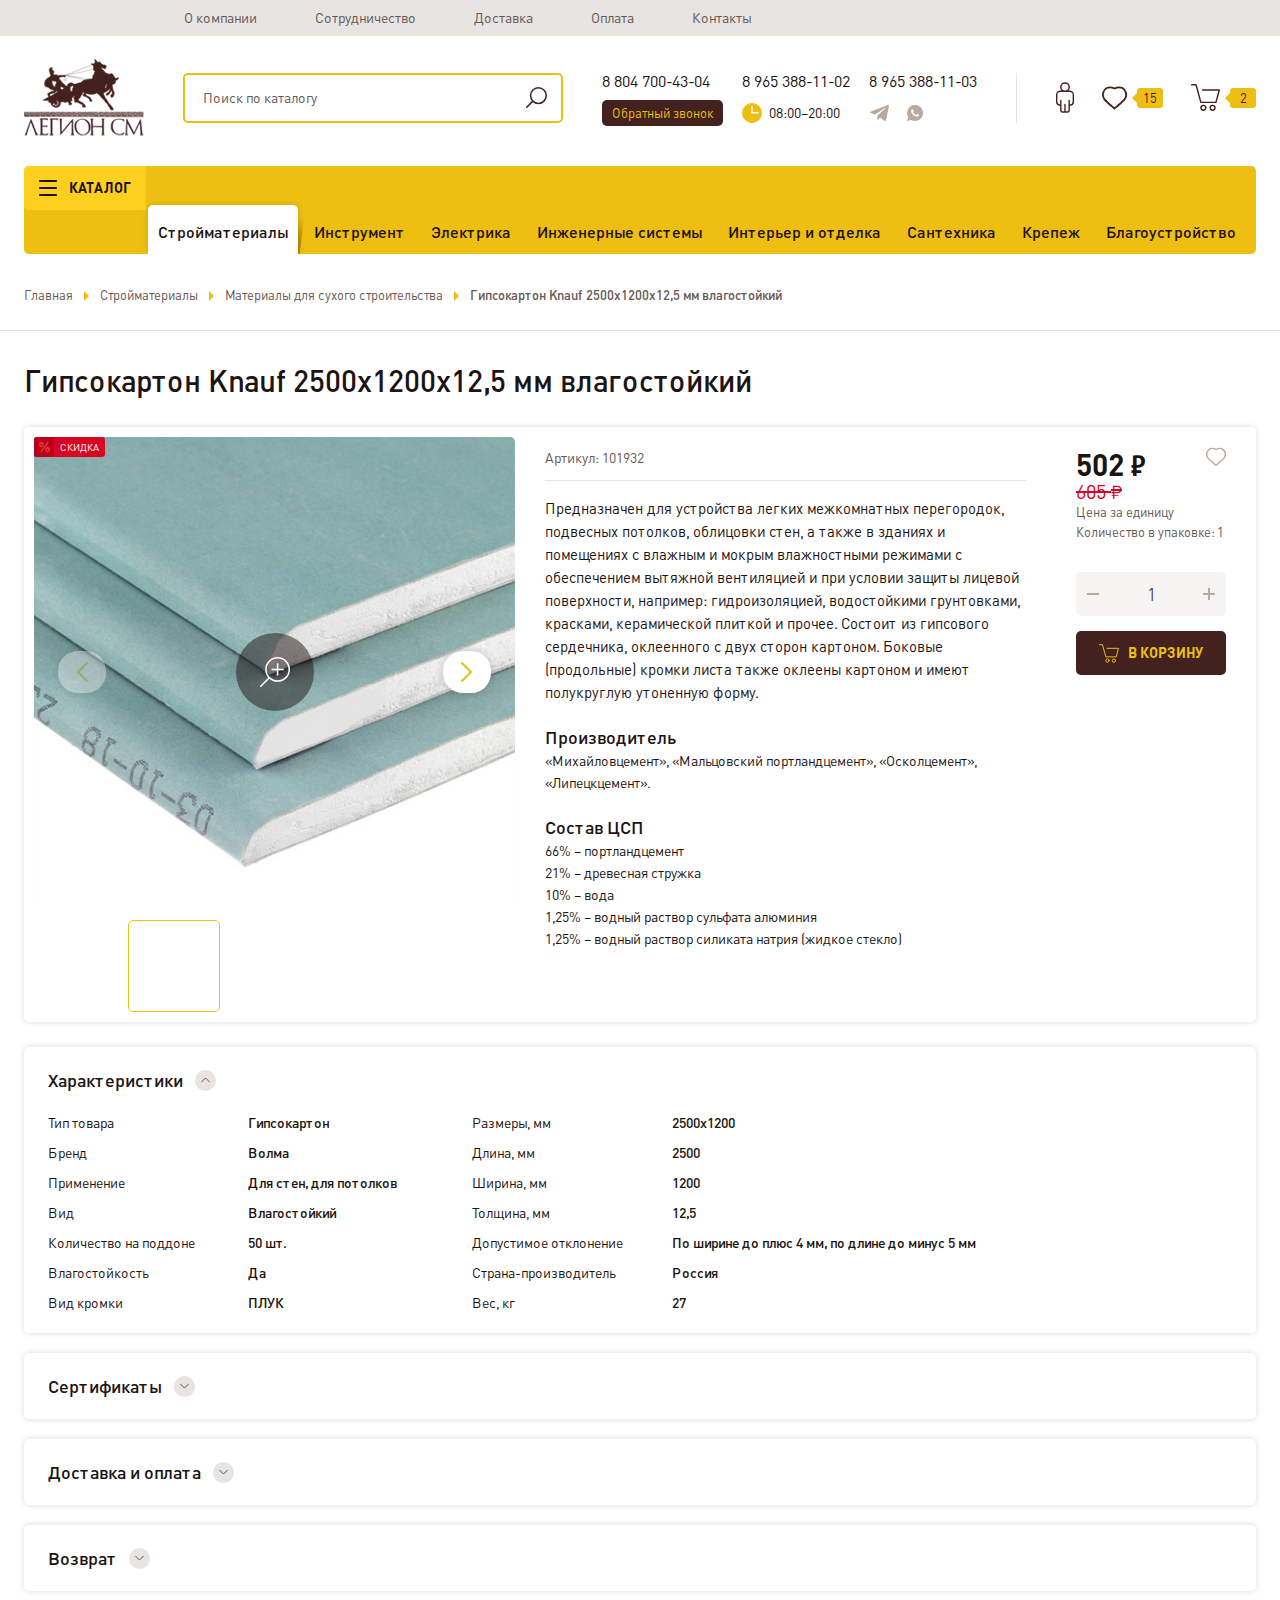
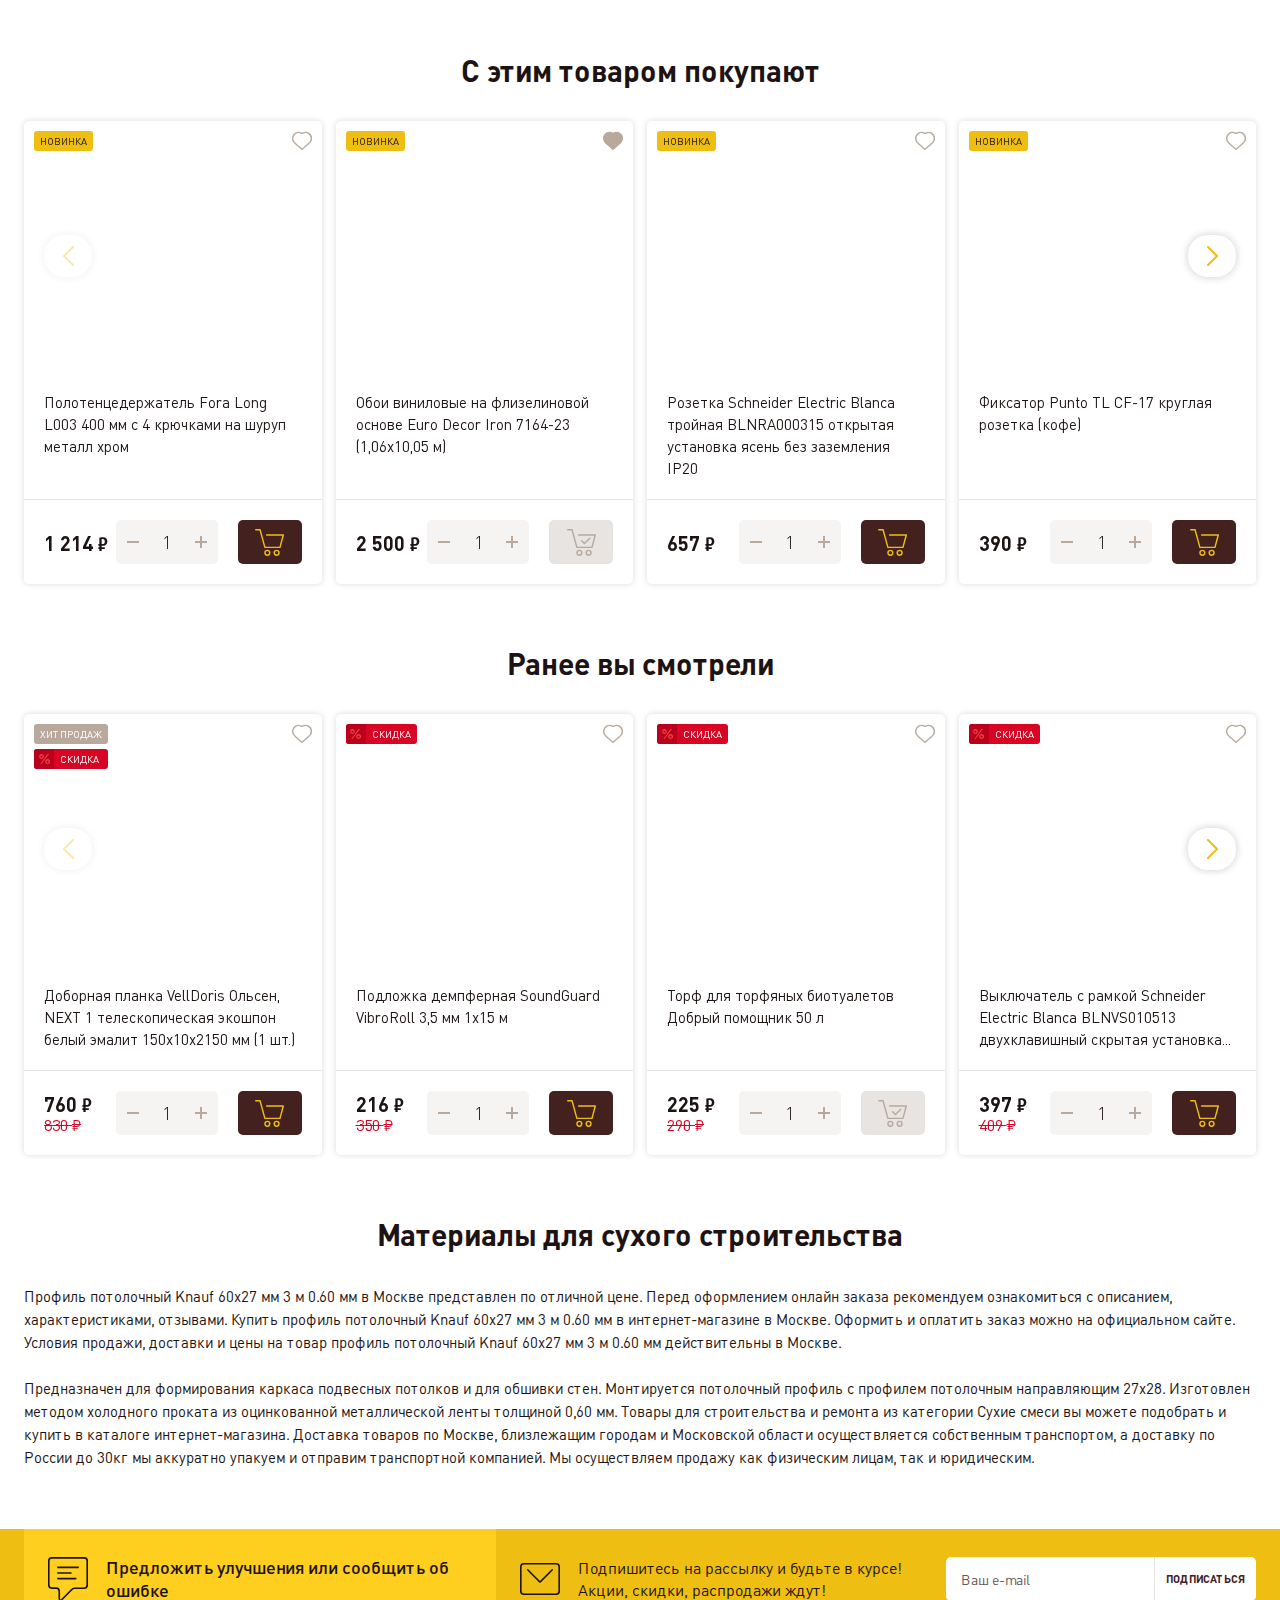
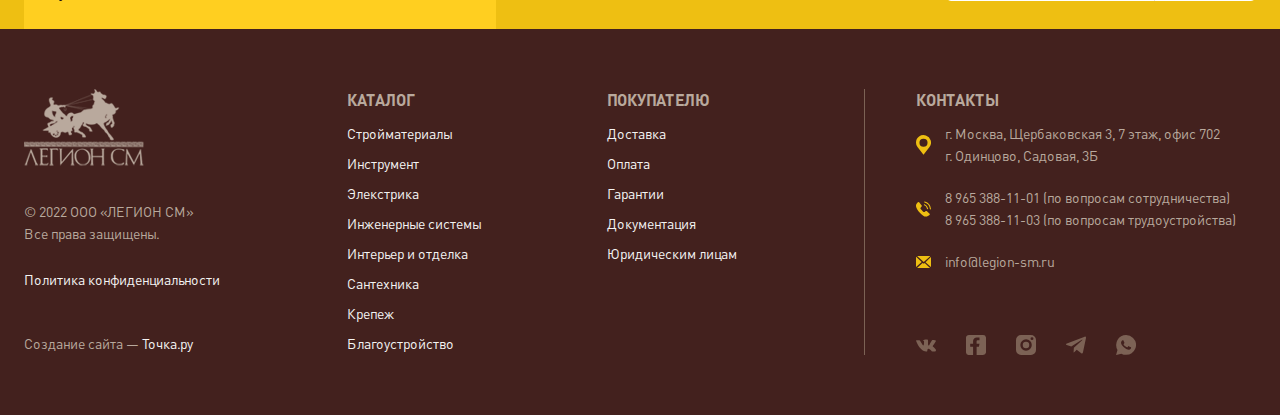
<file: product.html>
<!DOCTYPE html>
<html lang="ru">
	<head>
		<meta http-equiv="Content-Type" content="text/html; charset=utf-8">

		<!-- Адаптирование страницы для мобильных устройств -->
		<meta name="viewport" content="width=device-width, initial-scale=1, maximum-scale=1">

		<!-- Запрет распознования номера телефона -->
		<meta name="format-detection" content="telephone=no">
		<meta name="SKYPE_TOOLBAR" content ="SKYPE_TOOLBAR_PARSER_COMPATIBLE">

		<!-- Заголовок страницы -->
		<title>Заголовок страницы</title>

		<!-- Данное значение часто используют(использовали) поисковые системы -->
		<meta name="description" content="">
		<meta name="keywords" content="">

		<!-- Традиционная иконка сайта, размер 16x16, прозрачность поддерживается. Рекомендуемый формат: .ico или .png -->
		<link rel="shortcut icon" href="favicon.png">

		<!-- Изменение цвета панели моб. браузера -->
		<meta name="msapplication-TileColor" content="#eebf12">
		<meta name="theme-color" content="#eebf12">

		<!-- Подключение файлов стилей -->
		<link rel="stylesheet" href="css/swiper-bundle.min.css" async>
		<link rel="stylesheet" href="css/swiper.css" async>
		<link rel="stylesheet" href="css/fancybox.css" async>
		<link rel="stylesheet" href="css/ion.rangeSlider.css" async>
		<link rel="stylesheet" href="css/styles.css" async>

		<link rel="stylesheet" href="css/response_1327.css" media="print, (max-width: 1327px)" async>
		<link rel="stylesheet" href="css/response_1279.css" media="print, (max-width: 1279px)" async>
		<link rel="stylesheet" href="css/response_1023.css" media="print, (max-width: 1023px)" async>
		<link rel="stylesheet" href="css/response_767.css" media="print, (max-width: 767px)" async>
		<link rel="stylesheet" href="css/response_479.css" media="(max-width: 479px)" async>
	</head>

	<body>
		<div class="wrap">
			<div class="main">
				<header>
					<button class="mob_close_btn"></button>

					<div class="mob_scroll">
						<div class="top">
							<div class="cont">
								<div class="links row">
									<div><a href="/">О компании</a></div>
									<div><a href="/">Сотрудничество</a></div>
									<div><a href="/">Доставка</a></div>
									<div><a href="/">Оплата</a></div>
									<div><a href="/">Контакты</a></div>
								</div>
							</div>
						</div>

						<div class="info">
							<div class="cont row">
								<a href="/" class="logo">
									<img src="images/logo.png" alt="">
								</a>
								
								<div class="search">
									<form action="">
										<input type="text" name="" value="" class="input" placeholder="Поиск по каталогу">

										<button type="submit" class="submit_btn">
											<svg class="icon"><use xlink:href="images/sprite.svg#ic_search"></use></svg>
										</button>
									</form>
								</div>

								<div class="contacts">
									<div>
										<div class="phone">
											<a href="tel:88047004304">8 804 700-43-04</a>
										</div>

										<button class="callback_btn modal_btn" data-modal="#callback_modal">Обратный звонок</button>
									</div>

									<div>
										<div class="phone">
											<a href="tel:89653881102">8 965 388-11-02</a>
										</div>

										<div class="time">
											<svg class="icon"><use xlink:href="images/sprite.svg#ic_time"></use></svg>
											<span>08:00–20:00</span>
										</div>
									</div>

									<div>
										<div class="phone">
											<a href="tel:89653881103">8 965 388-11-03</a>
										</div>

										<div class="socials">
											<a href="/" target="_blank" rel="noopener nofollow" class="telegram_link">
												<svg class="icon"><use xlink:href="images/sprite.svg#ic_telegram"></use></svg>
											</a>

											<a href="/" target="_blank" rel="noopener nofollow" class="whatsapp_link">
												<svg class="icon"><use xlink:href="images/sprite.svg#ic_whatsapp"></use></svg>
											</a>
										</div>
									</div>
								</div>

								<div class="sep"></div>

								<div class="icons">
									<div class="account">
										<a href="/">
											<svg class="icon"><use xlink:href="images/sprite.svg#ic_account"></use></svg>
										</a>
									</div>

									<div class="favorite">
										<a href="/">
											<svg class="icon"><use xlink:href="images/sprite.svg#ic_favorite"></use></svg>
											<span class="count">15</span>
										</a>
									</div>

									<div class="cart">
										<a href="/">
											<svg class="icon"><use xlink:href="images/sprite.svg#ic_cart"></use></svg>
											<span class="count">2</span>
										</a>
									</div>
								</div>
							</div>
						</div>


						<div class="bottom">
							<div class="cont">
								<div class="data row">
									<div class="catalog modal_cont">
										<button class="btn mini_modal_btn" data-modal-id="#catalog_modal">
											<svg class="icon"><use xlink:href="images/sprite.svg#ic_menu"></use></svg>
											<span>КАТАЛОГ</span>
										</button>
									
										<div class="mini_modal" id="catalog_modal">
											<div class="row">
												<div class="categories">
													<div>
														<a href="/" class="active">
															<span>Стройматериалы</span>
															<svg class="icon"><use xlink:href="images/sprite.svg#ic_arr_hor"></use></svg>
														</a>
													</div>
	
													<div>
														<a href="/">
															<span>Инструмент</span>
															<svg class="icon"><use xlink:href="images/sprite.svg#ic_arr_hor"></use></svg>
														</a>
													</div>
	
													<div>
														<a href="/">
															<span>Электрика</span>
															<svg class="icon"><use xlink:href="images/sprite.svg#ic_arr_hor"></use></svg>
														</a>
													</div>
	
													<div>
														<a href="/">
															<span>Инженерные системы</span>
															<svg class="icon"><use xlink:href="images/sprite.svg#ic_arr_hor"></use></svg>
														</a>
													</div>
	
													<div>
														<a href="/">
															<span>Интерьер и отделка</span>
															<svg class="icon"><use xlink:href="images/sprite.svg#ic_arr_hor"></use></svg>
														</a>
													</div>
	
													<div>
														<a href="/">
															<span>Сантехника</span>
															<svg class="icon"><use xlink:href="images/sprite.svg#ic_arr_hor"></use></svg>
														</a>
													</div>
	
													<div>
														<a href="/">
															<span>Крепеж</span>
															<svg class="icon"><use xlink:href="images/sprite.svg#ic_arr_hor"></use></svg>
														</a>
													</div>
	
													<div>
														<a href="/">
															<span>Благоустройство</span>
															<svg class="icon"><use xlink:href="images/sprite.svg#ic_arr_hor"></use></svg>
														</a>
													</div>
												</div>
	
	
												<div class="sub sub1" style="display: block;">
													<div class="row">
														<div class="col">
															<div><a href="/"><span>Общестроительные материалы</span></a></div>
															<div><a href="/"><span>Стеновые и фасадные материалы</span></a></div>
															<div><a href="/"><span>Кровля, водосточные сситемы</span></a></div>
															<div><a href="/"><span>Сухие строительные смеси</span></a></div>
															<div><a href="/"><span>Металлопрокат</span></a></div>
															<div><a href="/"><span>Винтовые сваи</span></a></div>
														</div>
	
														<div class="col">
															<div><a href="/"><span>Теплоизоляция и шумоизоляция</span></a></div>
															<div><a href="/"><span>Материалы для сухого строительства</span></a></div>
															<div><a href="/"><span>Древесно-плитные материалы</span></a></div>
															<div><a href="/"><span>Пиломатериалы</span></a></div>
															<div><a href="/"><span>Гидроизоляция</span></a></div>
															<div><a href="/"><span>Заборы и оргаждения</span></a></div>
														</div>
													</div>
												</div>
	
	
												<div class="sub sub2">
													<div class="row">
														<div class="col">
															<div><a href="/"><span>Общестроительные материалы</span></a></div>
															<div><a href="/"><span>Стеновые и фасадные материалы</span></a></div>
															<div><a href="/"><span>Кровля, водосточные сситемы</span></a></div>
															<div><a href="/"><span>Сухие строительные смеси</span></a></div>
															<div><a href="/"><span>Металлопрокат</span></a></div>
															<div><a href="/"><span>Винтовые сваи</span></a></div>
														</div>
	
														<div class="col">
															<div><a href="/"><span>Теплоизоляция и шумоизоляция</span></a></div>
															<div><a href="/"><span>Материалы для сухого строительства</span></a></div>
															<div><a href="/"><span>Древесно-плитные материалы</span></a></div>
															<div><a href="/"><span>Пиломатериалы</span></a></div>
															<div><a href="/"><span>Гидроизоляция</span></a></div>
															<div><a href="/"><span>Заборы и оргаждения</span></a></div>
														</div>
													</div>
												</div>
	
	
												<div class="sub sub3">
													<div class="row">
														<div class="col">
															<div><a href="/"><span>Общестроительные материалы</span></a></div>
															<div><a href="/"><span>Стеновые и фасадные материалы</span></a></div>
															<div><a href="/"><span>Кровля, водосточные сситемы</span></a></div>
															<div><a href="/"><span>Сухие строительные смеси</span></a></div>
															<div><a href="/"><span>Металлопрокат</span></a></div>
															<div><a href="/"><span>Винтовые сваи</span></a></div>
														</div>
	
														<div class="col">
															<div><a href="/"><span>Теплоизоляция и шумоизоляция</span></a></div>
															<div><a href="/"><span>Материалы для сухого строительства</span></a></div>
															<div><a href="/"><span>Древесно-плитные материалы</span></a></div>
															<div><a href="/"><span>Пиломатериалы</span></a></div>
															<div><a href="/"><span>Гидроизоляция</span></a></div>
															<div><a href="/"><span>Заборы и оргаждения</span></a></div>
														</div>
													</div>
												</div>
	
	
												<div class="sub sub4">
													<div class="row">
														<div class="col">
															<div><a href="/"><span>Общестроительные материалы</span></a></div>
															<div><a href="/"><span>Стеновые и фасадные материалы</span></a></div>
															<div><a href="/"><span>Кровля, водосточные сситемы</span></a></div>
															<div><a href="/"><span>Сухие строительные смеси</span></a></div>
															<div><a href="/"><span>Металлопрокат</span></a></div>
															<div><a href="/"><span>Винтовые сваи</span></a></div>
														</div>
	
														<div class="col">
															<div><a href="/"><span>Теплоизоляция и шумоизоляция</span></a></div>
															<div><a href="/"><span>Материалы для сухого строительства</span></a></div>
															<div><a href="/"><span>Древесно-плитные материалы</span></a></div>
															<div><a href="/"><span>Пиломатериалы</span></a></div>
															<div><a href="/"><span>Гидроизоляция</span></a></div>
															<div><a href="/"><span>Заборы и оргаждения</span></a></div>
														</div>
													</div>
												</div>
	
	
												<div class="sub sub5">
													<div class="row">
														<div class="col">
															<div><a href="/"><span>Общестроительные материалы</span></a></div>
															<div><a href="/"><span>Стеновые и фасадные материалы</span></a></div>
															<div><a href="/"><span>Кровля, водосточные сситемы</span></a></div>
															<div><a href="/"><span>Сухие строительные смеси</span></a></div>
															<div><a href="/"><span>Металлопрокат</span></a></div>
															<div><a href="/"><span>Винтовые сваи</span></a></div>
														</div>
	
														<div class="col">
															<div><a href="/"><span>Теплоизоляция и шумоизоляция</span></a></div>
															<div><a href="/"><span>Материалы для сухого строительства</span></a></div>
															<div><a href="/"><span>Древесно-плитные материалы</span></a></div>
															<div><a href="/"><span>Пиломатериалы</span></a></div>
															<div><a href="/"><span>Гидроизоляция</span></a></div>
															<div><a href="/"><span>Заборы и оргаждения</span></a></div>
														</div>
													</div>
												</div>
	
	
												<div class="sub sub6">
													<div class="row">
														<div class="col">
															<div><a href="/"><span>Общестроительные материалы</span></a></div>
															<div><a href="/"><span>Стеновые и фасадные материалы</span></a></div>
															<div><a href="/"><span>Кровля, водосточные сситемы</span></a></div>
															<div><a href="/"><span>Сухие строительные смеси</span></a></div>
															<div><a href="/"><span>Металлопрокат</span></a></div>
															<div><a href="/"><span>Винтовые сваи</span></a></div>
														</div>
	
														<div class="col">
															<div><a href="/"><span>Теплоизоляция и шумоизоляция</span></a></div>
															<div><a href="/"><span>Материалы для сухого строительства</span></a></div>
															<div><a href="/"><span>Древесно-плитные материалы</span></a></div>
															<div><a href="/"><span>Пиломатериалы</span></a></div>
															<div><a href="/"><span>Гидроизоляция</span></a></div>
															<div><a href="/"><span>Заборы и оргаждения</span></a></div>
														</div>
													</div>
												</div>
	
	
												<div class="sub sub7">
													<div class="row">
														<div class="col">
															<div><a href="/"><span>Общестроительные материалы</span></a></div>
															<div><a href="/"><span>Стеновые и фасадные материалы</span></a></div>
															<div><a href="/"><span>Кровля, водосточные сситемы</span></a></div>
															<div><a href="/"><span>Сухие строительные смеси</span></a></div>
															<div><a href="/"><span>Металлопрокат</span></a></div>
															<div><a href="/"><span>Винтовые сваи</span></a></div>
														</div>
	
														<div class="col">
															<div><a href="/"><span>Теплоизоляция и шумоизоляция</span></a></div>
															<div><a href="/"><span>Материалы для сухого строительства</span></a></div>
															<div><a href="/"><span>Древесно-плитные материалы</span></a></div>
															<div><a href="/"><span>Пиломатериалы</span></a></div>
															<div><a href="/"><span>Гидроизоляция</span></a></div>
															<div><a href="/"><span>Заборы и оргаждения</span></a></div>
														</div>
													</div>
												</div>
	
	
												<div class="sub sub8">
													<div class="row">
														<div class="col">
															<div><a href="/"><span>Общестроительные материалы</span></a></div>
															<div><a href="/"><span>Стеновые и фасадные материалы</span></a></div>
															<div><a href="/"><span>Кровля, водосточные сситемы</span></a></div>
															<div><a href="/"><span>Сухие строительные смеси</span></a></div>
															<div><a href="/"><span>Металлопрокат</span></a></div>
															<div><a href="/"><span>Винтовые сваи</span></a></div>
														</div>
	
														<div class="col">
															<div><a href="/"><span>Теплоизоляция и шумоизоляция</span></a></div>
															<div><a href="/"><span>Материалы для сухого строительства</span></a></div>
															<div><a href="/"><span>Древесно-плитные материалы</span></a></div>
															<div><a href="/"><span>Пиломатериалы</span></a></div>
															<div><a href="/"><span>Гидроизоляция</span></a></div>
															<div><a href="/"><span>Заборы и оргаждения</span></a></div>
														</div>
													</div>
												</div>
											</div>
										</div>
									</div>

									<nav class="menu row">
										<div class="menu_item">
											<a class="active">Стройматериалы</a>
										</div>
	
										<div class="menu_item">
											<a href="/">Инструмент</a>
										</div>
	
										<div class="menu_item">
											<a href="/">Электрика</a>
										</div>
	
										<div class="menu_item">
											<a href="/">Инженерные системы</a>
										</div>
	
										<div class="menu_item">
											<a href="/">Интерьер и отделка</a>
										</div>
	
										<div class="menu_item">
											<a href="/">Сантехника</a>
										</div>
	
										<div class="menu_item">
											<a href="/">Крепеж</a>
										</div>
	
										<div class="menu_item">
											<a href="/">Благоустройство</a>
										</div>
									</nav>
								</div>
							</div>
						</div>
					</div>
				</header>


				<section class="mob_header">
					<div class="cont row">
						<a href="/" class="logo">
							<img src="images/logo.png" alt="">
						</a>

						<div class="icons">
							<div class="account">
								<a href="/">
									<svg class="icon"><use xlink:href="images/sprite.svg#ic_account"></use></svg>
								</a>
							</div>

							<div class="favorite">
								<a href="/">
									<svg class="icon"><use xlink:href="images/sprite.svg#ic_favorite"></use></svg>
									<span class="count">15</span>
								</a>
							</div>

							<div class="cart">
								<a href="/">
									<svg class="icon"><use xlink:href="images/sprite.svg#ic_cart"></use></svg>
									<span class="count">2</span>
								</a>
							</div>

							<div class="mob_menu">
								<button class="btn">
									<svg class="icon"><use xlink:href="images/sprite.svg#ic_menu"></use></svg>
								</button>
							</div>
						</div>

						<div class="search">
							<form action="">
								<input type="text" name="" value="" class="input" placeholder="Поиск по каталогу">

								<button type="submit" class="submit_btn">
									<svg class="icon"><use xlink:href="images/sprite.svg#ic_search"></use></svg>
								</button>
							</form>
						</div>
					</div>
				</section>
				

				<section class="page_head">
					<div class="cont">
						<div class="breadcrumbs">
							<a href="/">Главная</a> <span class="sep"></span>
							<a href="/">Стройматериалы</a> <span class="sep"></span>
							<a href="/">Материалы для сухого строительства</a> <span class="sep"></span>
							<span class="current">Гипсокартон Knauf 2500х1200х12,5 мм влагостойкий</span>
						</div>
					</div>
				</section>


				<section class="product_info block">
					<div class="cont">
						<h1 class="page_title">Гипсокартон Knauf 2500х1200х12,5 мм влагостойкий</h1>

						<div class="data">
							<div class="images">
								<div class="stickers">
									<div><div class="sticker red">
										<div class="icon">
											<svg><use xlink:href="images/sprite.svg#ic_percents"></use></svg>
										</div>
										<span>СКИДКА</span>
									</div></div>
								</div>

								<div class="big">
									<div class="swiper">
										<div class="swiper-wrapper">
											<div class="swiper-slide">
												<a href="images/tmp/product_img.jpg" class="fancy_img" data-fancybox="product">
													<img data-src="images/tmp/product_img.jpg" alt="" class="swiper-lazy">
	
													<div class="zoom">
														<svg><use xlink:href="images/sprite.svg#ic_zoom"></use></svg>
													</div>
												</a>
											</div>
	
											<div class="swiper-slide">
												<a href="images/tmp/product_img.jpg" class="fancy_img" data-fancybox="product">
													<img data-src="images/tmp/product_img.jpg" alt="" class="swiper-lazy">
	
													<div class="zoom">
														<svg><use xlink:href="images/sprite.svg#ic_zoom"></use></svg>
													</div>
												</a>
											</div>
	
											<div class="swiper-slide">
												<a href="images/tmp/product_img.jpg" class="fancy_img" data-fancybox="product">
													<img data-src="images/tmp/product_img.jpg" alt="" class="swiper-lazy">
	
													<div class="zoom">
														<svg><use xlink:href="images/sprite.svg#ic_zoom"></use></svg>
													</div>
												</a>
											</div>
										</div>
	
										<div class="swiper-button-prev">
											<svg class="icon"><use xlink:href="images/sprite.svg#ic_arr_hor"></use></svg>
										</div>
			
										<div class="swiper-button-next">
											<svg class="icon"><use xlink:href="images/sprite.svg#ic_arr_hor"></use></svg>
										</div>
									</div>
								</div>

								<div class="thumbs">
									<button class="btn active" data-slide-index="0">
										<div class="thumb">
											<img data-src="images/tmp/product_thumbs_img.jpg" alt="" class="lazyload">
										</div>
									</button>
	
									<button class="btn" data-slide-index="1">
										<div class="thumb">
											<img data-src="images/tmp/product_thumbs_img2.jpg" alt="" class="lazyload">
										</div>
									</button>
	
									<button class="btn" data-slide-index="2">
										<div class="thumb">
											<img data-src="images/tmp/product_thumbs_img3.jpg" alt="" class="lazyload">
										</div>
									</button>
								</div>
							</div>

							<div class="info">
								<div class="col">
									<div class="articul">Артикул: 101932</div>

									<div class="text_block">
										<p>Предназначен для устройства легких межкомнатных перегородок, подвесных потолков, облицовки стен, а также в зданиях и помещениях с влажным и мокрым влажностными режимами с обеспечением вытяжной вентиляцией и при условии защиты лицевой поверхности, например: гидроизоляцией, водостойкими грунтовками, красками, керамической плиткой и прочее. Состоит из гипсового сердечника, оклеенного с двух сторон картоном. Боковые (продольные) кромки листа также оклеены картоном и имеют полукруглую утоненную форму.</p>
									</div>

									<div class="manufacturer">
										<div class="title">Производитель</div>

										<div class="val">«Михайловцемент», «Мальцовский портландцемент», «Осколцемент», «Липецкцемент».</div>
									</div>

									<div class="composition">
										<div class="title">Состав ЦСП</div>

										<div class="val">
											<div>66% – портландцемент</div>
											<div>21% – древесная стружка</div>
											<div>10% – вода</div>
											<div>1,25% – водный раствор сульфата алюминия</div>
											<div>1,25% – водный раствор силиката натрия (жидкое стекло)</div>
										</div>
									</div>
								</div>

								<div class="buy">
									<div class="price">
										<div>502 <span class="currency">в</span></div>
										<div class="old">605 <span class="currency">о</span></div>

										<div class="exp">Цена за единицу</div>
										<div class="exp">Количество в упаковке: 1</div>
									</div>

									<button class="favorite_btn">
										<svg class="icon"><use xlink:href="images/sprite.svg#ic_favorite"></use></svg>
										<svg class="icon"><use xlink:href="images/sprite.svg#ic_favorite2"></use></svg>
									</button>

									<div class="amount">
										<button type="button" class="minus">
											<svg class="icon"><use xlink:href="images/sprite.svg#ic_minus"></use></svg>
										</button>
									
										<input type="text" value="1" class="input"
										  data-minimum="1" data-maximum="99" data-step="1" data-unit="" maxlength="2">
									
										<button type="button" class="plus">
											<svg class="icon"><use xlink:href="images/sprite.svg#ic_plus"></use></svg>
										</button>
									</div>

									<button class="buy_btn">
										<svg class="icon"><use xlink:href="images/sprite.svg#ic_cart"></use></svg>
										<svg class="icon"><use xlink:href="images/sprite.svg#ic_cart_success"></use></svg>
										<span>В КОРЗИНУ</span>
										<span>В КОРЗИНЕ</span>
									</button>
								</div>
							</div>
						</div>

						<div class="product_data">
							<div class="item active">
								<div class="head">
									<div class="title">Характеристики</div>

									<div class="icon">
										<svg><use xlink:href="images/sprite.svg#ic_arr_hor"></use></svg>
									</div>
								</div>
						
								<div class="data" style="display: block;">
									<div class="features">
										<div class="col">
											<div>
												<div class="label">Тип товара</div>
												<div class="val">Гипсокартон</div>
											</div>

											<div>
												<div class="label">Бренд</div>
												<div class="val">Волма</div>
											</div>

											<div>
												<div class="label">Применение</div>
												<div class="val">Для стен, для потолков</div>
											</div>
											
											<div>
												<div class="label">Вид</div>
												<div class="val">Влагостойкий</div>
											</div>
											
											<div>
												<div class="label">Количество на поддоне</div>
												<div class="val">50 шт.</div>
											</div>

											<div>
												<div class="label">Влагостойкость</div>
												<div class="val">Да</div>
											</div>

											<div>
												<div class="label">Вид кромки</div>
												<div class="val">ПЛУК</div>
											</div>
										</div>
										
										<div class="col">
											<div>
												<div class="label">Размеры, мм</div>
												<div class="val">2500х1200</div>
											</div>

											<div>
												<div class="label">Длина, мм</div>
												<div class="val">2500</div>
											</div>

											<div>
												<div class="label">Ширина, мм</div>
												<div class="val">1200</div>
											</div>

											<div>
												<div class="label">Толщина, мм</div>
												<div class="val">12,5</div>
											</div>

											<div>
												<div class="label">Допустимое отклонение</div>
												<div class="val">По ширине до плюс 4 мм, по длине до минус 5 мм</div>
											</div>

											<div>
												<div class="label">Страна-производитель</div>
												<div class="val">Россия</div>
											</div>

											<div>
												<div class="label">Вес, кг</div>
												<div class="val">27</div>
											</div>
										</div>
									</div>
								</div>
							</div>


							<div class="item">
								<div class="head">
									<div class="title">Сертификаты</div>

									<div class="icon">
										<svg><use xlink:href="images/sprite.svg#ic_arr_hor"></use></svg>
									</div>
								</div>
						
								<div class="data">
									
								</div>
							</div>

							
							<div class="item">
								<div class="head">
									<div class="title">Доставка и оплата</div>

									<div class="icon">
										<svg><use xlink:href="images/sprite.svg#ic_arr_hor"></use></svg>
									</div>
								</div>
						
								<div class="data">
									
								</div>
							</div>

							
							<div class="item">
								<div class="head">
									<div class="title">Возврат</div>

									<div class="icon">
										<svg><use xlink:href="images/sprite.svg#ic_arr_hor"></use></svg>
									</div>
								</div>
						
								<div class="data">
									
								</div>
							</div>
						</div>
					</div>
				</section>


				<section class="products block">
					<div class="cont">
						<div class="block_head center">
							<div class="title">С этим товаром покупают</div>
						</div>

						<div class="swiper">
							<div class="swiper-wrapper">
								<div class="swiper-slide">
									<div class="product">
										<div class="stickers">
											<div><div class="sticker yellow">НОВИНКА</div></div>
										</div>

										<button class="favorite_btn">
											<svg class="icon"><use xlink:href="images/sprite.svg#ic_favorite"></use></svg>
											<svg class="icon"><use xlink:href="images/sprite.svg#ic_favorite2"></use></svg>
										</button>

										<a href="/" class="thumb">
											<div><img data-src="images/tmp/product_thumb1.png" alt="" class="swiper-lazy"></div>
										</a>

										<div class="name">
											<a href="/">Полотенцедержатель Fora Long L003 400 мм с 4 крючками на шуруп металл хром</a>
										</div>

										<div class="buy">
											<div class="price">
												<div>1 214 <span class="currency">в</span></div>
											</div>

											<div class="amount">
												<button type="button" class="minus">
													<svg class="icon"><use xlink:href="images/sprite.svg#ic_minus"></use></svg>
												</button>
											
												<input type="text" value="1" class="input"
												  data-minimum="1" data-maximum="99" data-step="1" data-unit="" maxlength="2">
											
												<button type="button" class="plus">
													<svg class="icon"><use xlink:href="images/sprite.svg#ic_plus"></use></svg>
												</button>
											</div>

											<button class="buy_btn">
												<svg class="icon"><use xlink:href="images/sprite.svg#ic_cart"></use></svg>
												<svg class="icon"><use xlink:href="images/sprite.svg#ic_cart_success"></use></svg>
											</button>
										</div>
									</div>
								</div>


								<div class="swiper-slide">
									<div class="product">
										<div class="stickers">
											<div><div class="sticker yellow">НОВИНКА</div></div>
										</div>

										<button class="favorite_btn active">
											<svg class="icon"><use xlink:href="images/sprite.svg#ic_favorite"></use></svg>
											<svg class="icon"><use xlink:href="images/sprite.svg#ic_favorite2"></use></svg>
										</button>

										<a href="/" class="thumb">
											<div><img data-src="images/tmp/product_thumb2.png" alt="" class="swiper-lazy"></div>
										</a>

										<div class="name">
											<a href="/">Обои виниловые на флизелиновой основе Euro Decor Iron 7164-23 (1,06х10,05 м)</a>
										</div>

										<div class="buy">
											<div class="price">
												<div>2 500 <span class="currency">в</span></div>
											</div>

											<div class="amount">
												<button type="button" class="minus">
													<svg class="icon"><use xlink:href="images/sprite.svg#ic_minus"></use></svg>
												</button>
											
												<input type="text" value="1" class="input"
												  data-minimum="1" data-maximum="99" data-step="1" data-unit="" maxlength="2">
											
												<button type="button" class="plus">
													<svg class="icon"><use xlink:href="images/sprite.svg#ic_plus"></use></svg>
												</button>
											</div>

											<button class="buy_btn active">
												<svg class="icon"><use xlink:href="images/sprite.svg#ic_cart"></use></svg>
												<svg class="icon"><use xlink:href="images/sprite.svg#ic_cart_success"></use></svg>
											</button>
										</div>
									</div>
								</div>


								<div class="swiper-slide">
									<div class="product">
										<div class="stickers">
											<div><div class="sticker yellow">НОВИНКА</div></div>
										</div>

										<button class="favorite_btn">
											<svg class="icon"><use xlink:href="images/sprite.svg#ic_favorite"></use></svg>
											<svg class="icon"><use xlink:href="images/sprite.svg#ic_favorite2"></use></svg>
										</button>

										<a href="/" class="thumb">
											<div><img data-src="images/tmp/product_thumb3.png" alt="" class="swiper-lazy"></div>
										</a>

										<div class="name">
											<a href="/">Розетка Schneider Electric Blanca тройная BLNRA000315 открытая установка ясень без заземления IP20</a>
										</div>

										<div class="buy">
											<div class="price">
												<div>657 <span class="currency">в</span></div>
											</div>

											<div class="amount">
												<button type="button" class="minus">
													<svg class="icon"><use xlink:href="images/sprite.svg#ic_minus"></use></svg>
												</button>
											
												<input type="text" value="1" class="input"
												  data-minimum="1" data-maximum="99" data-step="1" data-unit="" maxlength="2">
											
												<button type="button" class="plus">
													<svg class="icon"><use xlink:href="images/sprite.svg#ic_plus"></use></svg>
												</button>
											</div>

											<button class="buy_btn">
												<svg class="icon"><use xlink:href="images/sprite.svg#ic_cart"></use></svg>
												<svg class="icon"><use xlink:href="images/sprite.svg#ic_cart_success"></use></svg>
											</button>
										</div>
									</div>
								</div>


								<div class="swiper-slide">
									<div class="product">
										<div class="stickers">
											<div><div class="sticker yellow">НОВИНКА</div></div>
										</div>

										<button class="favorite_btn">
											<svg class="icon"><use xlink:href="images/sprite.svg#ic_favorite"></use></svg>
											<svg class="icon"><use xlink:href="images/sprite.svg#ic_favorite2"></use></svg>
										</button>

										<a href="/" class="thumb">
											<div><img data-src="images/tmp/product_thumb4.png" alt="" class="swiper-lazy"></div>
										</a>

										<div class="name">
											<a href="/">Фиксатор Punto TL CF-17 круглая розетка (кофе)</a>
										</div>

										<div class="buy">
											<div class="price">
												<div>390 <span class="currency">в</span></div>
											</div>

											<div class="amount">
												<button type="button" class="minus">
													<svg class="icon"><use xlink:href="images/sprite.svg#ic_minus"></use></svg>
												</button>
											
												<input type="text" value="1" class="input"
												  data-minimum="1" data-maximum="99" data-step="1" data-unit="" maxlength="2">
											
												<button type="button" class="plus">
													<svg class="icon"><use xlink:href="images/sprite.svg#ic_plus"></use></svg>
												</button>
											</div>

											<button class="buy_btn">
												<svg class="icon"><use xlink:href="images/sprite.svg#ic_cart"></use></svg>
												<svg class="icon"><use xlink:href="images/sprite.svg#ic_cart_success"></use></svg>
											</button>
										</div>
									</div>
								</div>


								<div class="swiper-slide">
									<div class="product">
										<div class="stickers">
											<div><div class="sticker yellow">НОВИНКА</div></div>
										</div>

										<button class="favorite_btn">
											<svg class="icon"><use xlink:href="images/sprite.svg#ic_favorite"></use></svg>
											<svg class="icon"><use xlink:href="images/sprite.svg#ic_favorite2"></use></svg>
										</button>

										<a href="/" class="thumb">
											<div><img data-src="images/tmp/product_thumb1.png" alt="" class="swiper-lazy"></div>
										</a>

										<div class="name">
											<a href="/">Полотенцедержатель Fora Long L003 400 мм с 4 крючками на шуруп металл хром</a>
										</div>

										<div class="buy">
											<div class="price">
												<div>1 214 <span class="currency">в</span></div>
											</div>

											<div class="amount">
												<button type="button" class="minus">
													<svg class="icon"><use xlink:href="images/sprite.svg#ic_minus"></use></svg>
												</button>
											
												<input type="text" value="1" class="input"
												  data-minimum="1" data-maximum="99" data-step="1" data-unit="" maxlength="2">
											
												<button type="button" class="plus">
													<svg class="icon"><use xlink:href="images/sprite.svg#ic_plus"></use></svg>
												</button>
											</div>

											<button class="buy_btn">
												<svg class="icon"><use xlink:href="images/sprite.svg#ic_cart"></use></svg>
												<svg class="icon"><use xlink:href="images/sprite.svg#ic_cart_success"></use></svg>
											</button>
										</div>
									</div>
								</div>


								<div class="swiper-slide">
									<div class="product">
										<div class="stickers">
											<div><div class="sticker yellow">НОВИНКА</div></div>
										</div>

										<button class="favorite_btn active">
											<svg class="icon"><use xlink:href="images/sprite.svg#ic_favorite"></use></svg>
											<svg class="icon"><use xlink:href="images/sprite.svg#ic_favorite2"></use></svg>
										</button>

										<a href="/" class="thumb">
											<div><img data-src="images/tmp/product_thumb2.png" alt="" class="swiper-lazy"></div>
										</a>

										<div class="name">
											<a href="/">Обои виниловые на флизелиновой основе Euro Decor Iron 7164-23 (1,06х10,05 м)</a>
										</div>

										<div class="buy">
											<div class="price">
												<div>2 500 <span class="currency">в</span></div>
											</div>

											<div class="amount">
												<button type="button" class="minus">
													<svg class="icon"><use xlink:href="images/sprite.svg#ic_minus"></use></svg>
												</button>
											
												<input type="text" value="1" class="input"
												  data-minimum="1" data-maximum="99" data-step="1" data-unit="" maxlength="2">
											
												<button type="button" class="plus">
													<svg class="icon"><use xlink:href="images/sprite.svg#ic_plus"></use></svg>
												</button>
											</div>

											<button class="buy_btn active">
												<svg class="icon"><use xlink:href="images/sprite.svg#ic_cart"></use></svg>
												<svg class="icon"><use xlink:href="images/sprite.svg#ic_cart_success"></use></svg>
											</button>
										</div>
									</div>
								</div>


								<div class="swiper-slide">
									<div class="product">
										<div class="stickers">
											<div><div class="sticker yellow">НОВИНКА</div></div>
										</div>

										<button class="favorite_btn">
											<svg class="icon"><use xlink:href="images/sprite.svg#ic_favorite"></use></svg>
											<svg class="icon"><use xlink:href="images/sprite.svg#ic_favorite2"></use></svg>
										</button>

										<a href="/" class="thumb">
											<div><img data-src="images/tmp/product_thumb3.png" alt="" class="swiper-lazy"></div>
										</a>

										<div class="name">
											<a href="/">Розетка Schneider Electric Blanca тройная BLNRA000315 открытая установка ясень без заземления IP20</a>
										</div>

										<div class="buy">
											<div class="price">
												<div>657 <span class="currency">в</span></div>
											</div>

											<div class="amount">
												<button type="button" class="minus">
													<svg class="icon"><use xlink:href="images/sprite.svg#ic_minus"></use></svg>
												</button>
											
												<input type="text" value="1" class="input"
												  data-minimum="1" data-maximum="99" data-step="1" data-unit="" maxlength="2">
											
												<button type="button" class="plus">
													<svg class="icon"><use xlink:href="images/sprite.svg#ic_plus"></use></svg>
												</button>
											</div>

											<button class="buy_btn">
												<svg class="icon"><use xlink:href="images/sprite.svg#ic_cart"></use></svg>
												<svg class="icon"><use xlink:href="images/sprite.svg#ic_cart_success"></use></svg>
											</button>
										</div>
									</div>
								</div>


								<div class="swiper-slide">
									<div class="product">
										<div class="stickers">
											<div><div class="sticker yellow">НОВИНКА</div></div>
										</div>

										<button class="favorite_btn">
											<svg class="icon"><use xlink:href="images/sprite.svg#ic_favorite"></use></svg>
											<svg class="icon"><use xlink:href="images/sprite.svg#ic_favorite2"></use></svg>
										</button>

										<a href="/" class="thumb">
											<div><img data-src="images/tmp/product_thumb4.png" alt="" class="swiper-lazy"></div>
										</a>

										<div class="name">
											<a href="/">Фиксатор Punto TL CF-17 круглая розетка (кофе)</a>
										</div>

										<div class="buy">
											<div class="price">
												<div>390 <span class="currency">в</span></div>
											</div>

											<div class="amount">
												<button type="button" class="minus">
													<svg class="icon"><use xlink:href="images/sprite.svg#ic_minus"></use></svg>
												</button>
											
												<input type="text" value="1" class="input"
												  data-minimum="1" data-maximum="99" data-step="1" data-unit="" maxlength="2">
											
												<button type="button" class="plus">
													<svg class="icon"><use xlink:href="images/sprite.svg#ic_plus"></use></svg>
												</button>
											</div>

											<button class="buy_btn">
												<svg class="icon"><use xlink:href="images/sprite.svg#ic_cart"></use></svg>
												<svg class="icon"><use xlink:href="images/sprite.svg#ic_cart_success"></use></svg>
											</button>
										</div>
									</div>
								</div>
							</div>
	
							<div class="swiper-button-prev">
								<svg class="icon"><use xlink:href="images/sprite.svg#ic_arr_hor"></use></svg>
							</div>

							<div class="swiper-button-next">
								<svg class="icon"><use xlink:href="images/sprite.svg#ic_arr_hor"></use></svg>
							</div>
						</div>
					</div>
				</section>


				<section class="products block">
					<div class="cont">
						<div class="block_head center">
							<div class="title">Ранее вы смотрели</div>
						</div>

						<div class="swiper">
							<div class="swiper-wrapper">
								<div class="swiper-slide">
									<div class="product">
										<div class="stickers">
											<div><div class="sticker grey">ХИТ ПРОДАЖ</div></div>

											<div><div class="sticker red">
												<div class="icon">
													<svg><use xlink:href="images/sprite.svg#ic_percents"></use></svg>
												</div>
												<span>СКИДКА</span>
											</div></div>
										</div>

										<button class="favorite_btn">
											<svg class="icon"><use xlink:href="images/sprite.svg#ic_favorite"></use></svg>
											<svg class="icon"><use xlink:href="images/sprite.svg#ic_favorite2"></use></svg>
										</button>

										<a href="/" class="thumb">
											<div><img data-src="images/tmp/product_thumb5.png" alt="" class="swiper-lazy"></div>
										</a>

										<div class="name">
											<a href="/">Доборная планка VellDoris Ольсен, NEXT 1 телескопическая экошпон белый эмалит 150х10х2150 мм (1 шт.)</a>
										</div>

										<div class="buy">
											<div class="price">
												<div>760 <span class="currency">в</span></div>
												<div class="old">830 <span class="currency">о</span></div>
											</div>

											<div class="amount">
												<button type="button" class="minus">
													<svg class="icon"><use xlink:href="images/sprite.svg#ic_minus"></use></svg>
												</button>
											
												<input type="text" value="1" class="input"
												  data-minimum="1" data-maximum="99" data-step="1" data-unit="" maxlength="2">
											
												<button type="button" class="plus">
													<svg class="icon"><use xlink:href="images/sprite.svg#ic_plus"></use></svg>
												</button>
											</div>

											<button class="buy_btn">
												<svg class="icon"><use xlink:href="images/sprite.svg#ic_cart"></use></svg>
												<svg class="icon"><use xlink:href="images/sprite.svg#ic_cart_success"></use></svg>
											</button>
										</div>
									</div>
								</div>


								<div class="swiper-slide">
									<div class="product">
										<div class="stickers">
											<div><div class="sticker red">
												<div class="icon">
													<svg><use xlink:href="images/sprite.svg#ic_percents"></use></svg>
												</div>
												<span>СКИДКА</span>
											</div></div>
										</div>

										<button class="favorite_btn">
											<svg class="icon"><use xlink:href="images/sprite.svg#ic_favorite"></use></svg>
											<svg class="icon"><use xlink:href="images/sprite.svg#ic_favorite2"></use></svg>
										</button>

										<a href="/" class="thumb">
											<div><img data-src="images/tmp/product_thumb6.png" alt="" class="swiper-lazy"></div>
										</a>

										<div class="name">
											<a href="/">Подложка демпферная SoundGuard VibroRoll 3,5 мм 1х15 м</a>
										</div>

										<div class="buy">
											<div class="price">
												<div>216 <span class="currency">в</span></div>
												<div class="old">350 <span class="currency">о</span></div>
											</div>

											<div class="amount">
												<button type="button" class="minus">
													<svg class="icon"><use xlink:href="images/sprite.svg#ic_minus"></use></svg>
												</button>
											
												<input type="text" value="1" class="input"
												  data-minimum="1" data-maximum="99" data-step="1" data-unit="" maxlength="2">
											
												<button type="button" class="plus">
													<svg class="icon"><use xlink:href="images/sprite.svg#ic_plus"></use></svg>
												</button>
											</div>

											<button class="buy_btn">
												<svg class="icon"><use xlink:href="images/sprite.svg#ic_cart"></use></svg>
												<svg class="icon"><use xlink:href="images/sprite.svg#ic_cart_success"></use></svg>
											</button>
										</div>
									</div>
								</div>


								<div class="swiper-slide">
									<div class="product">
										<div class="stickers">
											<div><div class="sticker red">
												<div class="icon">
													<svg><use xlink:href="images/sprite.svg#ic_percents"></use></svg>
												</div>
												<span>СКИДКА</span>
											</div></div>
										</div>

										<button class="favorite_btn">
											<svg class="icon"><use xlink:href="images/sprite.svg#ic_favorite"></use></svg>
											<svg class="icon"><use xlink:href="images/sprite.svg#ic_favorite2"></use></svg>
										</button>

										<a href="/" class="thumb">
											<div><img data-src="images/tmp/product_thumb7.png" alt="" class="swiper-lazy"></div>
										</a>

										<div class="name">
											<a href="/">Торф для торфяных биотуалетов Добрый помощник 50 л</a>
										</div>

										<div class="buy">
											<div class="price">
												<div>225 <span class="currency">в</span></div>
												<div class="old">290 <span class="currency">о</span></div>
											</div>

											<div class="amount">
												<button type="button" class="minus">
													<svg class="icon"><use xlink:href="images/sprite.svg#ic_minus"></use></svg>
												</button>
											
												<input type="text" value="1" class="input"
												  data-minimum="1" data-maximum="99" data-step="1" data-unit="" maxlength="2">
											
												<button type="button" class="plus">
													<svg class="icon"><use xlink:href="images/sprite.svg#ic_plus"></use></svg>
												</button>
											</div>

											<button class="buy_btn active">
												<svg class="icon"><use xlink:href="images/sprite.svg#ic_cart"></use></svg>
												<svg class="icon"><use xlink:href="images/sprite.svg#ic_cart_success"></use></svg>
											</button>
										</div>
									</div>
								</div>


								<div class="swiper-slide">
									<div class="product">
										<div class="stickers">
											<div><div class="sticker red">
												<div class="icon">
													<svg><use xlink:href="images/sprite.svg#ic_percents"></use></svg>
												</div>
												<span>СКИДКА</span>
											</div></div>
										</div>

										<button class="favorite_btn">
											<svg class="icon"><use xlink:href="images/sprite.svg#ic_favorite"></use></svg>
											<svg class="icon"><use xlink:href="images/sprite.svg#ic_favorite2"></use></svg>
										</button>

										<a href="/" class="thumb">
											<div><img data-src="images/tmp/product_thumb8.png" alt="" class="swiper-lazy"></div>
										</a>

										<div class="name">
											<a href="/">Выключатель с рамкой Schneider Electric Blanca BLNVS010513 двухклавишный скрытая установка...</a>
										</div>

										<div class="buy">
											<div class="price">
												<div>397 <span class="currency">в</span></div>
												<div class="old">409 <span class="currency">о</span></div>
											</div>

											<div class="amount">
												<button type="button" class="minus">
													<svg class="icon"><use xlink:href="images/sprite.svg#ic_minus"></use></svg>
												</button>
											
												<input type="text" value="1" class="input"
												  data-minimum="1" data-maximum="99" data-step="1" data-unit="" maxlength="2">
											
												<button type="button" class="plus">
													<svg class="icon"><use xlink:href="images/sprite.svg#ic_plus"></use></svg>
												</button>
											</div>

											<button class="buy_btn">
												<svg class="icon"><use xlink:href="images/sprite.svg#ic_cart"></use></svg>
												<svg class="icon"><use xlink:href="images/sprite.svg#ic_cart_success"></use></svg>
											</button>
										</div>
									</div>
								</div>


								<div class="swiper-slide">
									<div class="product">
										<div class="stickers">
											<div><div class="sticker grey">ХИТ ПРОДАЖ</div></div>

											<div><div class="sticker red">
												<div class="icon">
													<svg><use xlink:href="images/sprite.svg#ic_percents"></use></svg>
												</div>
												<span>СКИДКА</span>
											</div></div>
										</div>

										<button class="favorite_btn">
											<svg class="icon"><use xlink:href="images/sprite.svg#ic_favorite"></use></svg>
											<svg class="icon"><use xlink:href="images/sprite.svg#ic_favorite2"></use></svg>
										</button>

										<a href="/" class="thumb">
											<div><img data-src="images/tmp/product_thumb5.png" alt="" class="swiper-lazy"></div>
										</a>

										<div class="name">
											<a href="/">Доборная планка VellDoris Ольсен, NEXT 1 телескопическая экошпон белый эмалит 150х10х2150 мм (1 шт.)</a>
										</div>

										<div class="buy">
											<div class="price">
												<div>760 <span class="currency">в</span></div>
												<div class="old">830 <span class="currency">о</span></div>
											</div>

											<div class="amount">
												<button type="button" class="minus">
													<svg class="icon"><use xlink:href="images/sprite.svg#ic_minus"></use></svg>
												</button>
											
												<input type="text" value="1" class="input"
												  data-minimum="1" data-maximum="99" data-step="1" data-unit="" maxlength="2">
											
												<button type="button" class="plus">
													<svg class="icon"><use xlink:href="images/sprite.svg#ic_plus"></use></svg>
												</button>
											</div>

											<button class="buy_btn">
												<svg class="icon"><use xlink:href="images/sprite.svg#ic_cart"></use></svg>
												<svg class="icon"><use xlink:href="images/sprite.svg#ic_cart_success"></use></svg>
											</button>
										</div>
									</div>
								</div>


								<div class="swiper-slide">
									<div class="product">
										<div class="stickers">
											<div><div class="sticker red">
												<div class="icon">
													<svg><use xlink:href="images/sprite.svg#ic_percents"></use></svg>
												</div>
												<span>СКИДКА</span>
											</div></div>
										</div>

										<button class="favorite_btn">
											<svg class="icon"><use xlink:href="images/sprite.svg#ic_favorite"></use></svg>
											<svg class="icon"><use xlink:href="images/sprite.svg#ic_favorite2"></use></svg>
										</button>

										<a href="/" class="thumb">
											<div><img data-src="images/tmp/product_thumb6.png" alt="" class="swiper-lazy"></div>
										</a>

										<div class="name">
											<a href="/">Подложка демпферная SoundGuard VibroRoll 3,5 мм 1х15 м</a>
										</div>

										<div class="buy">
											<div class="price">
												<div>216 <span class="currency">в</span></div>
												<div class="old">350 <span class="currency">о</span></div>
											</div>

											<div class="amount">
												<button type="button" class="minus">
													<svg class="icon"><use xlink:href="images/sprite.svg#ic_minus"></use></svg>
												</button>
											
												<input type="text" value="1" class="input"
												  data-minimum="1" data-maximum="99" data-step="1" data-unit="" maxlength="2">
											
												<button type="button" class="plus">
													<svg class="icon"><use xlink:href="images/sprite.svg#ic_plus"></use></svg>
												</button>
											</div>

											<button class="buy_btn">
												<svg class="icon"><use xlink:href="images/sprite.svg#ic_cart"></use></svg>
												<svg class="icon"><use xlink:href="images/sprite.svg#ic_cart_success"></use></svg>
											</button>
										</div>
									</div>
								</div>


								<div class="swiper-slide">
									<div class="product">
										<div class="stickers">
											<div><div class="sticker red">
												<div class="icon">
													<svg><use xlink:href="images/sprite.svg#ic_percents"></use></svg>
												</div>
												<span>СКИДКА</span>
											</div></div>
										</div>

										<button class="favorite_btn">
											<svg class="icon"><use xlink:href="images/sprite.svg#ic_favorite"></use></svg>
											<svg class="icon"><use xlink:href="images/sprite.svg#ic_favorite2"></use></svg>
										</button>

										<a href="/" class="thumb">
											<div><img data-src="images/tmp/product_thumb7.png" alt="" class="swiper-lazy"></div>
										</a>

										<div class="name">
											<a href="/">Торф для торфяных биотуалетов Добрый помощник 50 л</a>
										</div>

										<div class="buy">
											<div class="price">
												<div>225 <span class="currency">в</span></div>
												<div class="old">290 <span class="currency">о</span></div>
											</div>

											<div class="amount">
												<button type="button" class="minus">
													<svg class="icon"><use xlink:href="images/sprite.svg#ic_minus"></use></svg>
												</button>
											
												<input type="text" value="1" class="input"
												  data-minimum="1" data-maximum="99" data-step="1" data-unit="" maxlength="2">
											
												<button type="button" class="plus">
													<svg class="icon"><use xlink:href="images/sprite.svg#ic_plus"></use></svg>
												</button>
											</div>

											<button class="buy_btn active">
												<svg class="icon"><use xlink:href="images/sprite.svg#ic_cart"></use></svg>
												<svg class="icon"><use xlink:href="images/sprite.svg#ic_cart_success"></use></svg>
											</button>
										</div>
									</div>
								</div>


								<div class="swiper-slide">
									<div class="product">
										<div class="stickers">
											<div><div class="sticker red">
												<div class="icon">
													<svg><use xlink:href="images/sprite.svg#ic_percents"></use></svg>
												</div>
												<span>СКИДКА</span>
											</div></div>
										</div>

										<button class="favorite_btn">
											<svg class="icon"><use xlink:href="images/sprite.svg#ic_favorite"></use></svg>
											<svg class="icon"><use xlink:href="images/sprite.svg#ic_favorite2"></use></svg>
										</button>

										<a href="/" class="thumb">
											<div><img data-src="images/tmp/product_thumb8.png" alt="" class="swiper-lazy"></div>
										</a>

										<div class="name">
											<a href="/">Выключатель с рамкой Schneider Electric Blanca BLNVS010513 двухклавишный скрытая установка...</a>
										</div>

										<div class="buy">
											<div class="price">
												<div>397 <span class="currency">в</span></div>
												<div class="old">409 <span class="currency">о</span></div>
											</div>

											<div class="amount">
												<button type="button" class="minus">
													<svg class="icon"><use xlink:href="images/sprite.svg#ic_minus"></use></svg>
												</button>
											
												<input type="text" value="1" class="input"
												  data-minimum="1" data-maximum="99" data-step="1" data-unit="" maxlength="2">
											
												<button type="button" class="plus">
													<svg class="icon"><use xlink:href="images/sprite.svg#ic_plus"></use></svg>
												</button>
											</div>

											<button class="buy_btn">
												<svg class="icon"><use xlink:href="images/sprite.svg#ic_cart"></use></svg>
												<svg class="icon"><use xlink:href="images/sprite.svg#ic_cart_success"></use></svg>
											</button>
										</div>
									</div>
								</div>
							</div>
	
							<div class="swiper-button-prev">
								<svg class="icon"><use xlink:href="images/sprite.svg#ic_arr_hor"></use></svg>
							</div>

							<div class="swiper-button-next">
								<svg class="icon"><use xlink:href="images/sprite.svg#ic_arr_hor"></use></svg>
							</div>
						</div>
					</div>
				</section>


				<section class="block">
					<div class="cont">
						<div class="block_head center">
							<div class="title">Материалы для сухого строительства</div>
						</div>

						<div class="text_block">
							<p>Профиль потолочный Knauf 60х27 мм 3 м 0.60 мм в Москве представлен по отличной цене. Перед оформлением онлайн заказа рекомендуем ознакомиться с описанием, характеристиками, отзывами. Купить профиль потолочный Knauf 60х27 мм 3 м 0.60 мм в интернет-магазине в Москве. Оформить и оплатить заказ можно на официальном сайте. Условия продажи, доставки и цены на товар профиль потолочный Knauf 60х27 мм 3 м 0.60 мм действительны в Москве.</p>

							<p>Предназначен для формирования каркаса подвесных потолков и для обшивки стен. Монтируется потолочный профиль с профилем потолочным направляющим 27х28. Изготовлен методом холодного проката из оцинкованной металлической ленты толщиной 0,60 мм. Товары для строительства и ремонта из категории Сухие смеси вы можете подобрать и купить в каталоге интернет-магазина. Доставка товаров по Москве, близлежащим городам и Московской области осуществляется собственным транспортом, а доставку по России до 30кг мы аккуратно упакуем и отправим транспортной компанией. Мы осуществляем продажу как физическим лицам, так и юридическим.</p>
						</div>
					</div>
				</section>
			</div>


			<footer>
				<div class="top">
					<div class="cont row">
						<button class="report_btn">
							<svg class="icon"><use xlink:href="images/sprite.svg#ic_message"></use></svg>
							<span>Предложить улучшения или сообщить об ошибке</span>
						</button>


						<div class="subscribe">
							<svg class="icon"><use xlink:href="images/sprite.svg#ic_subscribe"></use></svg>
							
							<div class="title">Подпишитесь на рассылку и будьте в курсе!<br> Акции, скидки, распродажи ждут!</div>

							<form action="">
								<input type="email" name="" value="" class="input" placeholder="Ваш e-mail">

								<button type="submit" class="submit_btn">ПОДПИСАТЬСЯ</button>
							</form>
						</div>
					</div>
				</div>


				<div class="info">
					<div class="cont row">
						<div class="col_left">
							<div class="logo">
								<img src="images/logo_light.png" alt="">
							</div>
	
							<div class="copyright">
								<div>&copy; 2022 ООО «ЛЕГИОН СМ»</div>
								<div>Все права защищены.</div>
							</div>
	
							<div class="privacy_policy_link">
								<a href="/">Политика конфиденциальности</a>
							</div>
	
							<div class="creator">
								<a href="/" target="_blank" rel="noopener">Создание сайта — <span>Точка.ру</span></a>
							</div>
						</div>


						<div class="links">
							<div class="title">КАТАЛОГ</div>

							<div class="items">
								<div><a href="/">Стройматериалы</a></div>
								<div><a href="/">Инструмент</a></div>
								<div><a href="/">Элекстрика</a></div>
								<div><a href="/">Инженерные системы</a></div>
								<div><a href="/">Интерьер и отделка</a></div>
								<div><a href="/">Сантехника</a></div>
								<div><a href="/">Крепеж</a></div>
								<div><a href="/">Благоустройство</a></div>
							</div>
						</div>


						<div class="links">
							<div class="title">ПОКУПАТЕЛЮ</div>

							<div class="items">
								<div><a href="/">Доставка</a></div>
								<div><a href="/">Оплата</a></div>
								<div><a href="/">Гарантии</a></div>
								<div><a href="/">Документация</a></div>
								<div><a href="/">Юридическим лицам</a></div>
							</div>
						</div>


						<div class="contacts">
							<div class="title">КОНТАКТЫ</div>

							<div class="location">
								<div class="icon">
									<svg><use xlink:href="images/sprite.svg#ic_location"></use></svg>
								</div>

								<div>
									<div>г. Москва, Щербаковская 3, 7 этаж, офис 702</div>
									<div>г. Одинцово, Садовая, 3Б</div>
								</div>
							</div>

							<div class="phones">
								<div class="icon">
									<svg><use xlink:href="images/sprite.svg#ic_phone"></use></svg>
								</div>

								<div>
									<div><a href="tel:89653881101">8 965 388-11-01</a> (по вопросам сотрудничества)</div>
									<div><a href="tel:89653881103">8 965 388-11-03</a> (по вопросам трудоустройства)</div>
								</div>
							</div>

							<div class="email">
								<div class="icon">
									<svg><use xlink:href="images/sprite.svg#ic_email"></use></svg>
								</div>

								<div>
									<div><a href="mailto:info@legion-sm.ru">info@legion-sm.ru</a></div>
								</div>
							</div>

							<div class="socials">
								<a href="/" target="_blank" rel="noopener nofollow" class="vk_link">
									<svg class="icon"><use xlink:href="images/sprite.svg#ic_vk"></use></svg>
								</a>

								<a href="/" target="_blank" rel="noopener nofollow" class="fb_link">
									<svg class="icon"><use xlink:href="images/sprite.svg#ic_fb"></use></svg>
								</a>

								<a href="/" target="_blank" rel="noopener nofollow" class="instagram_link">
									<svg class="icon"><use xlink:href="images/sprite.svg#ic_instagram"></use></svg>
								</a>

								<a href="/" target="_blank" rel="noopener nofollow" class="telegram_link">
									<svg class="icon"><use xlink:href="images/sprite.svg#ic_telegram"></use></svg>
								</a>

								<a href="/" target="_blank" rel="noopener nofollow" class="whatsapp_link">
									<svg class="icon"><use xlink:href="images/sprite.svg#ic_whatsapp"></use></svg>
								</a>
							</div>
						</div>
					</div>
				</div>
			</footer>


			<div class="overlay"></div>
		</div>


		<div class="supports_error">
			Ваш браузер устарел рекомендуем обновить его до последней версии<br> или использовать другой более современный.
		</div>


		<section class="modal" id="callback_modal">
			<div class="modal_title">Задать вопрос</div>

			<form action="" class="form">
				<div class="columns row">
					<div class="line">
						<div class="field">
							<input type="text" name="" value="" class="input">
							<div class="label">Ваше имя</div>
						</div>
					</div>
	
					<div class="line">
						<div class="field">
							<input type="text" name="" value="" class="input">
							<div class="label">Телефон или e-mail</div>
						</div>
					</div>
				</div>
	
				<div class="line">
					<div class="field">
						<textarea name=""></textarea>
						<div class="label">Сообщение</div>
					</div>
				</div>
	
				<div class="line agree">
					<label>
						<input type="checkbox" name="">
						<div class="check">
							<svg class="icon"><use xlink:href="images/sprite.svg#ic_check"></use></svg>
						</div>
						<div>Соглашаюсь на обработку моих персональных данных и принимаю <a href="/" target="_blank">политику конфиденциальности</a>.</div>
					</label>
				</div>
	
				<div class="submit">
					<button type="submit" class="submit_btn">ОТПРАВИТЬ</button>
				</div>
			</form>
		</section>


		<section class="modal success" id="success_modal">
			<div class="modal_title">Спасибо!</div>

			<div class="desc">Благодарим за ваш вопрос, наш менеджер свяжется с вами по указанному телефону в самое ближайшее время!</div>
		</section>


		<!-- Подключение javascript файлов -->
		<script src="js/jquery-3.5.0.min.js"></script>
		<script src="js/swiper-bundle.min.js"></script>
		<script src="js/inputmask.min.js"></script>
		<script src="js/nice-select.js"></script>
		<script src="js/fancybox.min.js"></script>
		<script src="js/ion.rangeSlider.min.js"></script>
		<script src="js/functions.js"></script>
		<script src="js/scripts.js"></script>
	</body>
</html>
</file>
<file: css/ion.rangeSlider.css>
.irs
{
    position: relative;

    display: block;

    margin-top: 20px;

    -webkit-touch-callout: none;
    -khtml-user-select: none;
}

.irs.active
{
    pointer-events: auto;
}

.irs-line
{
    position: relative;

    display: block;

    height: 5px;

    border-radius: 5px;
    background: #e7e4e2;
}

.irs-bar
{
    top: 0;
    left: 0;

    height: 5px;

    border-radius: 5px;
    background: #b9a99d;
}


.irs-min,
.irs-max,
.irs-from,
.irs-to,
.irs-single
{
    display: none !important;
}


.irs-slider
{
    top: -5px;

    overflow: hidden;

    width: 15px;
    height: 15px;

    cursor: pointer;
    text-indent: -999px;

    border: 4px solid #fff;
    border-radius: 50%;
    background: #eebf12;
    box-shadow: 0 0 6px 0 rgba(0, 0, 0, .2);
}


.irs-line
{
    position: relative;

    display: block;

    outline: none !important;
}

.irs-line-left,
.irs-line-mid,
.irs-line-right
{
    position: absolute;
    top: 0;

    display: block;
}

.irs-line-left
{
    left: 0;

    width: 11%;
}

.irs-line-mid
{
    left: 9%;

    width: 82%;
}

.irs-line-right
{
    right: 0;

    width: 11%;
}

.irs-bar
{
    position: absolute;
    left: 0;

    display: block;

    width: 0;
}

.irs-bar-edge
{
    position: absolute;
    top: 0;
    left: 0;

    display: block;
}

.irs-shadow
{
    position: absolute;
    left: 0;

    display: none;

    width: 0;
}

.irs-slider
{
    position: absolute;
    z-index: 1;

    display: block;
}



.irs-slider.type_last
{
    z-index: 2;
}

.irs-min
{
    position: absolute;
    left: 0;

    display: block;

    cursor: default;
}

.irs-max
{
    position: absolute;
    right: 0;

    display: block;

    cursor: default;
}

.irs-grid
{
    position: absolute;
    top: -7px;
    left: 9px !important;

    display: none;

    width: calc(100% - 19px) !important;
    height: 20px;

    pointer-events: none;
}

.irs-with-grid .irs-grid
{
    display: block;
}

.irs-grid-pol
{
    position: absolute;
    top: 0;
    left: 0;

    display: block;

    width: 1px;
    height: 20px;

    background: #fd810d;
}

.irs-grid-pol.small
{
    display: none;
}

.irs-grid-text
{
    position: absolute;
    bottom: 0;
    left: 0;

    display: none;

    cursor: pointer;
    text-align: center;
    white-space: nowrap;
}

.irs-disable-mask
{
    position: absolute;
    z-index: 2;
    top: 0;
    left: -1%;

    display: block;

    width: 102%;
    height: 100%;

    cursor: default;

    background: rgba(0, 0, 0, .0);
}

.lt-ie9 .irs-disable-mask
{
    cursor: not-allowed;

    background: #000;

    filter: alpha(opacity=0);
}

.irs-disabled
{
    opacity: .4;
}


.irs-hidden-input
{
    font-size: 0 !important;
    line-height: 0 !important;

    position: absolute !important;
    z-index: -9999 !important;
    top: 0 !important;
    left: 0 !important;

    display: block !important;
    overflow: hidden;

    width: 0 !important;
    height: 0 !important;
    margin: 0 !important;
    padding: 0 !important;

    border-style: solid !important;
    border-color: transparent !important;
    outline: none !important;
    background: none !important;
}
</file>
<file: css/styles.css>
/* For old browsers */
@supports (not(--css: variables))
{
    .supports_error
    {
        display: flex !important;
    }
}

/* For IE */
@media screen and (-ms-high-contrast: active),
(-ms-high-contrast: none)
{
    .supports_error
    {
        display: flex !important;
    }
}



/*-----------
    Fonts
-----------*/
@font-face
{
    font-family: 'DINPro';
    font-weight: 300;
    font-style: normal;

    font-display: swap;
    src: url('../fonts/DINPro-Light.woff') format('woff'),
    url('../fonts/DINPro-Light.ttf') format('truetype');
}

@font-face
{
    font-family: 'DINPro';
    font-weight: normal;
    font-style: normal;

    font-display: swap;
    src: url('../fonts/DINPro.woff') format('woff'),
    url('../fonts/DINPro.ttf') format('truetype');
}

@font-face
{
    font-family: 'DINPro';
    font-weight: 500;
    font-style: normal;

    font-display: swap;
    src: url('../fonts/DINPro-Medium.woff') format('woff'),
    url('../fonts/DINPro-Medium.ttf') format('truetype');
}

@font-face
{
    font-family: 'DINPro';
    font-weight: 700;
    font-style: normal;

    font-display: swap;
    src: url('../fonts/DINPro-Bold.woff') format('woff'),
    url('../fonts/DINPro-Bold.ttf') format('truetype');
}

@font-face
{
    font-family: 'DINPro';
    font-weight: 900;
    font-style: normal;

    font-display: swap;
    src: url('../fonts/DINPro-Black.woff') format('woff'),
    url('../fonts/DINPro-Black.ttf') format('truetype');
}


@font-face
{
    font-family: 'RUBSN';
    font-weight: normal;
    font-style: normal;

    font-display: swap;
    src: url('../fonts/RUBSN.woff') format('woff'),
    url('../fonts/RUBSN.ttf') format('truetype');
}



/*------------------
    Reset styles
------------------*/
*
{
    box-sizing: border-box;
    margin: 0;
    padding: 0;
}

*:before,
*:after
{
    box-sizing: border-box;
}

html
{
    -webkit-font-smoothing: antialiased;
    -moz-osx-font-smoothing: grayscale;
        -ms-text-size-adjust: 100%;
    -webkit-text-size-adjust: 100%;
}

body
{
    margin: 0;

    overscroll-behavior: none;
    -webkit-tap-highlight-color: transparent;
    -webkit-overflow-scrolling: touch;
    text-rendering: optimizeLegibility;
    text-decoration-skip: objects;
}

img
{
    border-style: none;
}

textarea
{
    overflow: auto;
}

input,
textarea,
input:active,
textarea:active,
button
{
    margin: 0;

    -webkit-border-radius: 0;
            border-radius: 0;
         outline: none transparent !important;
    box-shadow: none;

    -webkit-appearance: none;
            appearance: none;
    -moz-outline: none !important;
}

input::-webkit-outer-spin-button,
input::-webkit-inner-spin-button
{
    margin: 0;

    -webkit-appearance: none;
}

input[type=number]
{
    -moz-appearance: textfield;
}

:focus
{
    outline: 0;
}

:hover,
:active
{
    -webkit-tap-highlight-color: rgba(0, 0, 0, 0);
    -webkit-touch-callout: none;
}


::-ms-clear
{
    display: none;
}



/*-------------------
    Global styles
-------------------*/
:root
{
    --bg: #fff;
    --sidebar_width: 290px;
    --scroll_width: 17px;
    --text_color: #1d1312;
    --font_size: 15px;
    --font_size_title: 30px;
    --font_family: 'DINPro', 'Arial', sans-serif;
}


::selection
{
    color: var(--text_color);

    background: #eebf12;
}

::-moz-selection
{
    color: var(--text_color);

    background: #eebf12;
}


.clear
{
    clear: both;
}

.left
{
    float: left;
}

.right
{
    float: right;
}



html
{
    height: 100%;
    min-height: -moz-available;
    min-height: -webkit-fill-available;
    min-height:         fill-available;
}

html.custom_scroll ::-webkit-scrollbar
{
    width: 10px;
    height: 10px;

    background-color: var(--text_color);
}

html.custom_scroll ::-webkit-scrollbar-thumb
{
    background-color: #eebf12;
}

html.custom_scroll
{
    scrollbar-color: #eebf12 var(--text_color);
    scrollbar-width: thin;
}


body
{
    color: var(--text_color);
    font: var(--font_size) var(--font_family);

    height: 100%;
    min-height: -moz-available;
    min-height: -webkit-fill-available;
    min-height:         fill-available;
}

body.menu_open
{
    position: fixed;
    top: 0;
    left: 0;

    overflow: hidden;

    width: 100%;
    height: 100%;
    min-height: -moz-available;
    min-height: -webkit-fill-available;
    min-height:         fill-available;
}


button
{
    color: inherit;
    font-family: inherit;
    font-size: inherit;
    font-weight: inherit;
    line-height: inherit;

    display: inline-block;

    cursor: pointer;
    vertical-align: top;

    border: none;
    background: none;
}


.wrap
{
    position: relative;
    z-index: 9;

    display: flex;
    overflow: hidden;
    flex-direction: column;

    min-width: 375px;
    min-height: 100%;

    background: var(--bg);
}


.main
{
    display: flex;
    flex-direction: column;

    flex: 1 0 auto;
}


.cont
{
    width: 100%;
    max-width: 1328px;
    margin: 0 auto;
    padding: 0 24px;
}


.lazyload,
.swiper-lazy
{
    transition: opacity .5s linear;

    opacity: 0;
}

.lazyload.loaded,
.swiper-lazy-loaded
{
    opacity: 1;
}


.row
{
    display: flex;

    align-content: flex-start;
    align-items: flex-start;
    flex-wrap: wrap;
    justify-content: flex-start;
}



.currency
{
    font-family: 'RUBSN';
    font-weight: 400 !important;
}



.content_flex.row,
.content_flex > .cont.row
{
    align-content: stretch;
    align-items: stretch;
    justify-content: space-between;
}

.content_flex .content
{
    position: relative;

    width: calc(100% - var(--sidebar_width) - 32px);
}

.content_flex .content > *:first-child
{
    margin-top: 0;
}

.content_flex .content > *:last-child
{
    margin-bottom: 0;
}



.block
{
    margin-bottom: 60px;
}

.block.border
{
    padding-bottom: 40px;

    border-bottom: 1px solid #d4cbc4;
}

.block.no_margin
{
    margin-bottom: 0 !important;
}



.overlay
{
    position: fixed;
    z-index: 100;
    top: 0;
    left: 0;

    display: none;

    width: 100%;
    height: 100%;

    opacity: .65;
    background: #000;
}



.supports_error
{
    font-family: 'Arial', sans-serif;
    font-size: 20px;
    line-height: 30px;

    position: fixed;
    z-index: 1000;
    top: 0;
    left: 0;

    display: none;

    width: 100%;
    height: 100%;
    padding: 20px;

    text-align: center;

    background: #fff;

    align-content: center;
    align-items: center;
    flex-wrap: wrap;
    justify-content: center;
}

.supports_error.show
{
    display: flex;
}



/*----------------
    Mini modal
----------------*/
.modal_cont
{
    position: relative;
}


.mini_modal
{
    position: absolute;
    z-index: 100;
    top: calc(100% + 30px);
    left: 0;

    visibility: hidden;

    transition: .2s linear;
    pointer-events: none;

    opacity: 0;
}

.mini_modal.active
{
    top: 100%;

    visibility: visible;

    pointer-events: auto;

    opacity: 1;
}



/*--------------
    Fancybox
--------------*/
.fancybox__backdrop
{
    background: rgba(0, 0, 0, .6);
}


.fancybox__slide
{
    padding: 40px;
}





.fancybox__content > .carousel__button.is-close
{
    color: #b9a99d;

    top: 13px;
    right: 13px;

    width: 22px;
    height: 22px;

    transition: color .2s linear;
}

.modal.fancybox__content > .carousel__button.is-close svg
{
    display: block;

    width: 22px;
    height: 22px;

    filter: none;
    stroke: none;
    stroke-width: 0;
}

.fancybox__content > .carousel__button.is-close:hover
{
    color: #665755;
}



/*--------------
    BG block
--------------*/
.bg_block
{
    padding: 1px 0;

    background: url(../images/bg.jpg) 50% 100% no-repeat;
}



/*----------------
    Pagination
----------------*/
.pagination
{
    position: relative;

    display: flex;

    margin-top: 40px;

    align-content: flex-start;
    align-items: flex-start;
    flex-wrap: wrap;
    justify-content: center;
}


.pagination .load_more_btn
{
    color: #005cb2;
    font-size: 14px;
    line-height: 22px;

    position: absolute;
    top: 0;
    bottom: 0;
    left: 0;

    display: flex;

    height: 22px;
    margin: auto;

    transition: color .2s linear;

    align-content: center;
    align-items: center;
    flex-wrap: wrap;
    justify-content: center;
}

.pagination .load_more_btn .icon
{
    position: relative;
    top: 1px;

    display: block;

    width: 5px;
    height: 9px;
    margin-left: 8px;

    transition: transform .2s linear;
    transform: rotate(90deg);
}


.pagination .load_more_btn:hover
{
    color: #665755;
}

.pagination .load_more_btn.active span,
.pagination .load_more_btn span + span
{
    display: none;
}

.pagination .load_more_btn.active span + span
{
    display: block;
}

.pagination .load_more_btn.active .icon
{
    transform: rotate(-90deg);
}


.pagination .links
{
    display: flex;

    align-content: center;
    align-items: center;
    flex-wrap: wrap;
    justify-content: center;
}

.pagination .links > * + *
{
    margin-left: 4px;
}


.pagination a,
.pagination .sep
{
    color: #005cb2;
    font-size: 16px;
    line-height: 40px;

    display: inline-block;

    width: 42px;
    height: 42px;

    transition: .2s linear;
    text-align: center;
    vertical-align: top;
    text-decoration: none;

    border: 1px solid transparent;
    border-radius: 20px;
}

.pagination a:hover
{
    color: #665755;

    border-color: #e8e5e3;
}

.pagination a.active
{
    color: #665755;

    background: #e7e4e2;
}


.pagination .prev,
.pagination .next
{
    color: #eebf12;

    display: flex;

    width: 48px;
    height: 42px;

    border-radius: 20px;
    background-color: rgb(255, 255, 255);
    box-shadow: 0 0 8px 0 rgba(0, 0, 0, .2);

    align-content: center;
    align-items: center;
    flex-wrap: wrap;
    justify-content: center;
}

.pagination .prev
{
    margin-right: 17px;
}

.pagination .next
{
    margin-left: 21px;
}


.pagination .prev .icon,
.pagination .next .icon
{
    display: block;

    width: 11px;
    height: 20px;
}

.pagination .prev .icon
{
    transform: rotate(180deg);
}


.pagination .prev:hover,
.pagination .next:hover
{
    color: #fff;

    border-color: #eebf12;
    background: #eebf12;
    box-shadow: none;
}



/*---------------
    Accordion
---------------*/
.accordion_item
{
    border-radius: 5px;
    background-color: rgb(255, 255, 255);
    box-shadow: 0 0 6px 0 rgba(0, 0, 0, .15);
}

.accordion_item + .accordion_item
{
    margin-top: 15px;
}


.accordion_item .head
{
    position: relative;

    display: flex;

    padding: 11px 10px 11px 49px;

    cursor: pointer;

    align-content: center;
    align-items: center;
    flex-wrap: wrap;
    justify-content: flex-start;
}


.accordion_item .head .title
{
    font-size: 16px;
    font-weight: 500;
    line-height: 24px;
}


.accordion_item .head .icon
{
    color: #716361;

    position: absolute;
    top: 0;
    bottom: 0;
    left: 15px;

    display: flex;

    width: 21px;
    height: 21px;
    margin: auto;

    border-radius: 50%;
    background: #e7e4e2;

    align-content: center;
    align-items: center;
    flex-wrap: wrap;
    justify-content: center;
}

.accordion_item .head .icon svg
{
    display: block;

    width: 5px;
    height: 10px;

    transition: transform .2s linear;
    transform: rotate(90deg);
}

.accordion_item.active .head .icon svg
{
    transform: rotate(-90deg);
}


.accordion_item .data
{
    display: none;

    padding: 0 10px 20px 49px;
}



/*------------
    Header
------------*/
header
{
    position: relative;
    z-index: 9;
    top: 0;
    left: 0;

    width: 100%;
    margin-bottom: 30px;
}



header .mob_close_btn
{
    position: absolute;
    top: 0;
    left: 100%;

    display: none;

    width: 50px;
    height: 50px;

    cursor: pointer;

    border: none;
    background: none;
}

header .mob_close_btn:before,
header .mob_close_btn:after
{
    position: absolute;
    top: 0;
    right: 0;
    bottom: 0;
    left: 0;

    display: block;

    width: 50%;
    height: 2px;
    margin: auto;

    content: '';
    transform: rotate(45deg);

    background: #fff;
}

header .mob_close_btn:after
{
    transform: rotate(-45deg);
}

header.show .mob_close_btn
{
    display: block;
}


header .top
{
    color: #665755;
    font-size: 14px;
    line-height: 28px;

    background: #e7e4e2;
}


header .info
{
    padding: 23px 0 30px;
}


header .bottom
{
    position: relative;
}

header .bottom:after
{
    position: absolute;
    z-index: 9;
    top: 100%;
    left: 0;

    display: block;

    width: 100%;
    height: 10px;

    content: '';

    background: var(--bg);
}


header .cont
{
    align-content: center;
    align-items: center;
    justify-content: space-between;
}



header .links
{
    padding-left: 160px;
}

header .links > * + *
{
    margin-left: 58px;
}

header .links a
{
    color: currentColor;

    position: relative;

    display: block;

    padding: 4px 0;

    transition: color .2s linear;
    text-decoration: none;
}

header .links a:after
{
    position: absolute;
    right: 0;
    bottom: 0;
    left: 0;

    width: 0;
    height: 1px;
    margin: auto;

    content: '';
    transition: width .3s linear;

    background: currentColor;
}

header .links a:hover,
header .links a.active
{
    color: #43211e;
}

header .links a:hover:after,
header .links a.active:after
{
    width: 100%;
}



header .logo
{
    color: currentColor;

    display: block;

    text-decoration: none;
}

header .logo img
{
    display: block;
}



header .search
{
    width: 400px;
    max-width: 100%;
}


header .search form
{
    position: relative;
}


header .search form ::-webkit-input-placeholder
{
    color: #665755;
}

header .search form :-moz-placeholder
{
    color: #665755;
}

header .search form ::-moz-placeholder
{
    color: #665755;

    opacity: 1;
}

header .search form :-ms-input-placeholder
{
    color: #665755;
}


header .search .input
{
    color: #43211e;
    font-family: var(--font_family);
    font-size: 14px;

    display: block;

    width: 100%;
    height: 50px;
    padding: 0 51px 0 18px;

    transition: box-shadow .2s linear;

    border: solid 2px rgb(238, 191, 18);
    border-radius: 5px;
    background: none;
}

header .search .input:focus
{
    box-shadow: 0 0 6px 0 rgba(0, 0, 0, .15);
}


header .search .submit_btn
{
    color: #43211e;

    position: absolute;
    z-index: 1;
    top: 0;
    right: 0;

    display: flex;

    width: 53px;
    height: 100%;

    transition: color .2s linear;

    align-content: center;
    align-items: center;
    flex-wrap: wrap;
    justify-content: center;
}

header .search .submit_btn .icon
{
    display: block;

    width: 21px;
    height: 21px;
}

header .search .submit_btn:hover
{
    color: #efc322;
}



header .contacts
{
    display: flex;

    align-content: flex-start;
    align-items: flex-start;
    flex-wrap: wrap;
    justify-content: flex-start;
}

header .contacts > * + *
{
    margin-left: 19px;
}


header .contacts .phone
{
    font-size: 16px;
    line-height: 22px;
}

header .contacts .phone a
{
    color: currentColor;

    display: inline-block;

    vertical-align: top;
    white-space: nowrap;
    text-decoration: none;
}


header .contacts .callback_btn
{
    color: #eebf12;
    font-size: 13px;
    line-height: 26px;

    height: 26px;
    margin-top: 8px;
    padding: 0 10px;

    transition: .2s linear;

    border-radius: 5px;
    background: rgb(67, 33, 30);
}

header .contacts .callback_btn:hover
{
    color: #43211e;

    background: #ffcf20;
}


header .contacts .time
{
    font-size: 14px;
    line-height: 26px;

    display: flex;

    margin-top: 8px;

    align-content: center;
    align-items: center;
    flex-wrap: wrap;
    justify-content: flex-start;
}

header .contacts .time .icon
{
    color: #eebf12;

    display: block;

    width: 20px;
    height: 20px;
    margin-right: 7px;
}



header .contacts .socials
{
    display: flex;

    height: 26px;
    margin-top: 8px;

    align-content: center;
    align-items: center;
    flex-wrap: wrap;
    justify-content: flex-start;
}


header .contacts .socials a
{
    color: #b9a99d;

    display: flex;

    width: 20px;
    height: 20px;

    transition: color .2s linear;
    text-decoration: none;

    align-content: center;
    align-items: center;
    flex-wrap: wrap;
    justify-content: center;
}

header .contacts .socials a + a
{
    margin-left: 16px;
}


header .contacts .socials .icon
{
    display: block;

    width: 16px;
    height: 16px;
}

header .contacts .socials .telegram_link .icon
{
    width: 19px;
}


header .contacts .socials .telegram_link:hover
{
    color: #20a0e1;
}

header .contacts .socials .whatsapp_link:hover
{
    color: #25d366;
}



header .sep
{
    width: 1px;
    height: 50px;

    background: #e7e4e2;
}



header .icons
{
    display: flex;

    align-content: center;
    align-items: center;
    flex-wrap: wrap;
    justify-content: flex-start;
}

header .icons > * + *
{
    margin-left: 35px;
}


header .icons a,
header .icons button
{
    color: #43211e;

    display: flex;

    transition: color .2s linear;
    text-decoration: none;

    align-content: center;
    align-items: center;
    flex-wrap: wrap;
    justify-content: center;
}


header .icons .icon
{
    display: block;
}

header .icons .account .icon
{
    width: 18px;
    height: 31px;
}

header .icons .favorite .icon
{
    width: 25px;
    height: 24px;
}

header .icons .cart .icon
{
    width: 29px;
    height: 27px;
}

header .icons .mob_menu .icon
{
    width: 18px;
    height: 16px;
}


header .icons .count
{
    color: #43211e;
    font-size: 13px;
    line-height: 20px;

    position: relative;

    width: 26px;
    height: 20px;
    margin-left: 10px;

    text-align: center;

    border-radius: 3px;
    background-color: rgb(238, 191, 18);
}

header .icons .count:before
{
    position: absolute;
    top: 0;
    right: 100%;
    bottom: 0;

    display: block;

    width: 5px;
    height: 10px;
    margin: auto;

    content: '';

    border-top: 5px solid transparent;
    border-right: 5px solid rgb(238, 191, 18);
    border-bottom: 5px solid transparent;
}


header .icons a:hover,
header .icons a.active,
header .icons button:hover,
header .icons button.active
{
    color: #eec118;
}



header .bottom .data
{
    border-radius: 5px;
    background-color: rgb(238, 191, 18);

    justify-content: space-between;
}



header .catalog .btn
{
    font-size: 14px;
    font-weight: 700;
    line-height: 22px;

    position: relative;
    z-index: 101;

    display: flex;

    width: 122px;
    height: 44px;

    letter-spacing: .02em;
    text-transform: uppercase;

    border-radius: 5px 0 0 5px;
    background: #ffcf20;

    align-content: center;
    align-items: center;
    flex-wrap: wrap;
    justify-content: center;
}

header .catalog .btn .icon
{
    display: block;

    width: 18px;
    height: 16px;
    margin-right: 12px;
}


header .catalog .btn.active
{
    border-radius: 5px 0 0 0;
}


header .catalog .mini_modal,
header .catalog .mini_modal.active
{
    top: 100%;
    left: 0;

    width: 1280px;
    max-width: calc(100vw - 48px);
    padding: 30px 42px;

    border: 2px solid rgb(255, 207, 32);
    background-color: rgb(255, 255, 255);
    box-shadow: 0 0 6px 0 rgba(0, 0, 0, .15);
}


header .catalog .categories
{
    width: 226px;
    max-width: 100%;
    padding-right: 30px;

    border-right: 1px solid #e7e4e2;
}

header .catalog .categories > * + *
{
    margin-top: 16px;
}


header .catalog .categories a
{
    color: var(--text_color);
    font-size: 16px;
    font-weight: 500;
    line-height: 22px;

    display: flex;

    transition: color .2s linear;
    text-decoration: none;

    align-content: center;
    align-items: center;
    flex-wrap: wrap;
    justify-content: space-between;
}


header .catalog .categories span
{
    max-width: calc(100% - 30px);

    transition: background-size .3s;

    background-image: linear-gradient(#ffcf20, #ffcf20);
    background-repeat: no-repeat;
    background-position: 0 100%;
    background-size: 0 1px;
}


header .catalog .categories .icon
{
    display: block;

    width: 5px;
    height: 10px;
    margin-left: auto;

    transition: opacity .2s linear;

    opacity: 0;
}


header .catalog .categories a:hover,
header .catalog .categories a.active
{
    color: #665755;
}

header .catalog .categories a:hover span,
header .catalog .categories a.active span
{
    background-size: 100% 1px;
}

header .catalog .categories a:hover .icon,
header .catalog .categories a.active .icon
{
    opacity: 1;
}


header .catalog .sub
{
    display: none;

    width: calc(100% - 225px);
    margin-left: -1px;
    padding-left: 30px;

    border-left: 1px solid #e7e4e2;
}


header .catalog .sub .row
{
    margin-bottom: -24px;
    margin-left: -24px;
}

header .catalog .sub .row > *
{
    width: calc(33.33% - 24px);
    margin-top: -6px;
    margin-bottom: -6px;
    margin-left: 24px;
}


header .catalog .sub .level3
{
    display: none;
}


header .catalog .sub a
{
    color: var(--text_color);
    font-size: 16px;
    font-weight: 500;
    line-height: 22px;

    display: flex;

    padding: 6px 0;

    transition: color .2s linear;
    text-decoration: none;

    align-content: center;
    align-items: center;
    flex-wrap: wrap;
    justify-content: space-between;
}


header .catalog .sub a span
{
    max-width: calc(100% - 30px);

    transition: background-size .3s;

    background-image: linear-gradient(#ffcf20, #ffcf20);
    background-repeat: no-repeat;
    background-position: 0 100%;
    background-size: 0 1px;
}


header .catalog .sub a .icon
{
    display: block;

    width: 5px;
    height: 10px;
    margin-left: auto;

    transition: opacity .2s linear;

    opacity: 0;
}


header .catalog .sub a:hover,
header .catalog .sub a.active
{
    color: #665755;
}

header .catalog .sub a:hover span,
header .catalog .sub a.active span
{
    background-size: 100% 1px;
}

header .catalog .sub a:hover .icon,
header .catalog .sub a.active .icon
{
    opacity: 1;
}



header .menu
{
    margin-left: auto;
    padding: 0 16px;
}


header .menu_item + .menu_item
{
    margin-left: 6px;
}


header .menu_item > a
{
    color: var(--text_color);
    font-size: 16px;
    font-weight: 500;
    line-height: 22px;

    position: relative;
    z-index: 3;

    display: flex;

    min-height: 44px;
    padding: 0 13px;

    transition: background .2s linear;
    text-decoration: none;

    align-content: center;
    align-items: center;
    flex-wrap: wrap;
    justify-content: center;
}

header .menu_item > a:before
{
    position: absolute;
    z-index: -1;
    bottom: 0;
    left: 0;

    display: none;

    width: 100%;
    height: 49px;

    content: '';

    border-radius: 5px 5px 0 0;
    background-color: rgb(255, 255, 255);
    box-shadow: 0 0 6px 0 rgba(0, 0, 0, .15);
}

header .menu_item > a:after
{
    position: absolute;
    z-index: -2;
    right: -6px;
    bottom: 0;

    display: none;

    width: calc(100% - 6px);
    height: 37px;

    content: '';

    background: url(../images/sh_menu_item.png) 100% 100%/cover no-repeat;
}


header .menu_item:hover > a
{
    background: #ffcf20;
}

header .menu_item > a.active:before,
header .menu_item > a.active:after
{
    display: block;
}



/*-----------------
    Mob. header
-----------------*/
.mob_header
{
    position: relative;
    z-index: 9;
    top: 0;
    left: 0;

    display: none;

    width: 100%;
    padding: 16px 0 24px;
}


.mob_header .cont
{
    align-content: center;
    align-items: center;
    justify-content: space-between;
}



.mob_header .logo
{
    color: currentColor;

    display: block;

    margin-right: auto;

    text-decoration: none;
}

.mob_header .logo img
{
    display: block;

    height: 68px;
}



.mob_header .icons
{
    display: flex;

    align-content: center;
    align-items: center;
    flex-wrap: wrap;
    justify-content: flex-start;
}

.mob_header .icons > * + *
{
    margin-left: 28px;
}


.mob_header .icons a,
.mob_header .icons button
{
    color: var(--text_color);

    display: flex;

    text-decoration: none;

    align-content: center;
    align-items: center;
    flex-wrap: wrap;
    justify-content: center;
}


.mob_header .icons .icon
{
    display: block;
}

.mob_header .icons .account .icon
{
    width: 18px;
    height: 31px;
}

.mob_header .icons .favorite .icon
{
    width: 25px;
    height: 24px;
}

.mob_header .icons .cart .icon
{
    width: 29px;
    height: 27px;
}

.mob_header .icons .mob_menu .icon
{
    width: 18px;
    height: 16px;
}


.mob_header .icons .count
{
    font-size: 13px;
    line-height: 20px;

    position: relative;

    width: 26px;
    height: 20px;
    margin-left: 10px;

    text-align: center;

    border-radius: 3px;
    background-color: rgb(238, 191, 18);
}

.mob_header .icons .count:before
{
    position: absolute;
    top: 0;
    right: 100%;
    bottom: 0;

    display: block;

    width: 5px;
    height: 10px;
    margin: auto;

    content: '';

    border-top: 5px solid transparent;
    border-right: 5px solid rgb(238, 191, 18);
    border-bottom: 5px solid transparent;
}



.mob_header .search
{
    width: 100%;
    margin-top: 16px;
}


.mob_header .search form
{
    position: relative;
}


.mob_header .search form ::-webkit-input-placeholder
{
    color: #665755;
}

.mob_header .search form :-moz-placeholder
{
    color: #665755;
}

.mob_header .search form ::-moz-placeholder
{
    color: #665755;

    opacity: 1;
}

.mob_header .search form :-ms-input-placeholder
{
    color: #665755;
}


.mob_header .search .input
{
    color: #665755;
    font-family: var(--font_family);
    font-size: 14px;

    display: block;

    width: 100%;
    height: 50px;
    padding: 0 51px 0 18px;

    border: solid 2px rgb(238, 191, 18);
    border-radius: 5px;
    background: none;
}


.mob_header .search .submit_btn
{
    color: #43211e;

    position: absolute;
    z-index: 1;
    top: 0;
    right: 0;

    display: flex;

    width: 53px;
    height: 100%;

    align-content: center;
    align-items: center;
    flex-wrap: wrap;
    justify-content: center;
}

.mob_header .search .submit_btn .icon
{
    display: block;

    width: 21px;
    height: 21px;
}



/*-------------
    Sidebar
-------------*/
aside
{
    position: relative;

    width: var(--sidebar_width);
    max-width: 100%;
}


aside > * + *
{
    margin-top: 13px;
}



aside .links
{
    padding-bottom: 19px;

    border-bottom: 1px solid #e7e4e2;
}


aside .links .main
{
    font-size: 18px;
    font-weight: 500;
    line-height: 26px;

    padding-bottom: 10px;

    border-bottom: 2px solid #ffcf20;
}


aside .links .sub
{
    font-size: 14px;
    line-height: 22px;

    padding-top: 15px;
}

aside .links .sub > * + *,
aside .links .sub .hide,
aside .links .sub .hide > * + *
{
    margin-top: 8px;
}


aside .links .sub .hide
{
    display: none;
}


aside .links .sub a
{
    color: currentColor;

    display: inline;

    transition: background-size .3s, color .2s linear;
    text-decoration: none;

    background-image: linear-gradient(#eebf12, #eebf12);
    background-repeat: no-repeat;
    background-position: 0 100%;
    background-size: 0 1px;
}


aside .links .sub a:hover
{
    color: #665755;

    background-size: 100% 1px;
}

aside .links .sub a.active
{
    font-weight: 500;
}


aside .links .spoler_btn
{
    color: #005cb2;
    font-size: 14px;
    line-height: 22px;

    display: flex;

    margin-top: 8px;

    transition: color .2s linear;

    align-content: center;
    align-items: center;
    flex-wrap: wrap;
    justify-content: center;
}

aside .links .spoler_btn .icon
{
    position: relative;
    top: 1px;

    display: block;

    width: 5px;
    height: 9px;
    margin-left: 8px;

    transition: transform .2s linear;
    transform: rotate(90deg);
}


aside .links .spoler_btn:hover
{
    color: #665755;
}

aside .links .spoler_btn.active span,
aside .links .spoler_btn span + span
{
    display: none;
}

aside .links .spoler_btn.active span + span
{
    display: block;
}

aside .links .spoler_btn.active .icon
{
    transform: rotate(-90deg);
}



.filter .mob_btn
{
    font-size: 14px;
    font-weight: 700;
    line-height: 22px;

    display: none;

    width: 100%;
    height: 44px;

    letter-spacing: .02em;
    text-transform: uppercase;

    border-radius: 5px;
    background: #ffcf20;
}


.filter .label
{
    font-size: 14px;
    font-weight: 700;
    line-height: 22px;

    position: relative;

    padding: 8px 41px 8px 0;

    cursor: pointer;
    transition: color .2s linear;
}


.filter .label .icon
{
    color: #716361;

    position: absolute;
    top: 0;
    right: 0;
    bottom: 0;

    display: flex;

    width: 21px;
    height: 21px;
    margin: auto;

    transition: .2s linear;

    border-radius: 50%;
    background: #e7e4e2;

    align-content: center;
    align-items: center;
    flex-wrap: wrap;
    justify-content: center;
}

.filter .label .icon svg
{
    display: block;

    width: 5px;
    height: 10px;

    transition: transform .2s linear;
    transform: rotate(90deg);
}


.filter .label:hover
{
    color: #665755;
}

.filter .label:hover .icon
{
    color: #fff;

    background: #eebf12;
}

.filter .label.active .icon svg
{
    transform: rotate(-90deg);
}


.filter .data
{
    display: none;

    margin-bottom: 13px;
    padding: 2px 0 18px;

    border-bottom: 1px solid #e7e4e2;
}


.filter .field + .field,
.filter .hide,
.filter .hide .field + .field
{
    margin-top: 10px;
}


.filter .hide
{
    display: none;
}


.filter .range
{
    padding-bottom: 0;

    border: none;
}


.filter .range .row
{
    display: flex;

    align-content: center;
    align-items: center;
    flex-wrap: wrap;
    justify-content: space-between;
}

.filter .range .row .sep
{
    width: 20px;
    height: 1px;

    background: #665755;
}


.filter .input
{
    color: #665755;
    font-family: var(--font_family);
    font-size: 14px;
    font-weight: 300;

    display: block;

    width: calc(50% - 20px);
    height: 44px;
    padding: 0 14px;

    transition: border-color .2s linear;

    border: 1px solid #e7e4e2;
    border-radius: 5px;
    background: none;
}

.filter .input:-webkit-autofill
{
    -webkit-box-shadow: inset 0 0 0 50px var(--form_bg_color) !important;
}


.filter label
{
    color: #665755;
    font-size: 13px;
    line-height: 20px;

    position: relative;

    display: flex;

    min-height: 20px;
    padding-left: 29px;

    cursor: pointer;

    align-content: center;
    align-items: center;
    flex-wrap: wrap;
    justify-content: flex-start;
}

.filter label input
{
    display: none;
}


.filter label .check
{
    position: absolute;
    top: 0;
    left: 0;

    display: flex;

    width: 20px;
    height: 20px;

    border: 1px solid #e7e4e2;
    border-radius: 5px;

    align-content: center;
    align-items: center;
    flex-wrap: wrap;
    justify-content: center;
}

.filter label .check .icon
{
    display: block;

    width: 10px;
    height: 8px;

    transition: opacity .2s linear;

    opacity: 0;
}

.filter label input:checked ~ .check .icon
{
    opacity: 1;
}


.filter .spoler_btn
{
    color: #005cb2;
    font-size: 14px;
    line-height: 22px;

    display: flex;

    margin-top: 8px;

    transition: color .2s linear;

    align-content: center;
    align-items: center;
    flex-wrap: wrap;
    justify-content: center;
}

.filter .spoler_btn .icon
{
    position: relative;
    top: 1px;

    display: block;

    width: 5px;
    height: 9px;
    margin-left: 8px;

    transition: transform .2s linear;
    transform: rotate(90deg);
}


.filter .spoler_btn:hover
{
    color: #665755;
}

.filter .spoler_btn.active span,
.filter .spoler_btn span + span
{
    display: none;
}

.filter .spoler_btn.active span + span
{
    display: block;
}

.filter .spoler_btn.active .icon
{
    transform: rotate(-90deg);
}


.filter .submit
{
    display: flex;

    margin-top: 11px;
    padding-top: 24px;

    border-top: 1px solid #e7e4e2;

    align-content: center;
    align-items: center;
    flex-wrap: wrap;
    justify-content: flex-start;
}


.filter .submit_btn
{
    color: #eebf12;
    font-size: 14px;
    font-weight: 700;
    line-height: 22px;

    height: 44px;
    padding: 0 15px;

    transition: .2s linear;
    text-transform: uppercase;

    border-radius: 5px;
    background: #43211e;
}

.filter .submit_btn:hover
{
    color: #43211e;

    background: #ffcf20;
}


.filter .reset_btn
{
    color: #665755;
    font-size: 14px;
    line-height: 22px;

    height: 44px;
    margin-left: 20px;
    padding: 0 14px;

    transition: color .2s linear;
    text-transform: uppercase;

    border: 1px solid;
    border-radius: 5px;
}

.filter .reset_btn:hover
{
    color: #b9a99d;
}



/*---------------
    Page head
---------------*/
.page_head
{
    margin-bottom: 30px;
    padding-bottom: 24px;

    border-bottom: 1px solid #e7e4e2;
}



.breadcrumbs
{
    color: #665755;
    font-size: 13px;
    font-weight: 500;
    line-height: 22px;
}


.breadcrumbs a
{
    color: currentColor;
    font-weight: 400;

    display: inline;

    transition: background-size .3s, color .2s linear;
    text-decoration: none;

    background-image: linear-gradient(#eebf12, #eebf12);
    background-repeat: no-repeat;
    background-position: 0 100%;
    background-size: 0 1px;
}

.breadcrumbs a:hover
{
    color: #665755;

    background-size: 100% 1px;
}


.breadcrumbs .sep
{
    position: relative;
    top: -1px;

    display: inline-block;

    width: 5px;
    height: 10px;
    margin: 0 8px;

    vertical-align: middle;
}

.breadcrumbs .sep:after
{
    position: absolute;
    top: 0;
    left: 0;

    display: block;

    width: 5px;
    height: 10px;

    content: '';

    border-top: 5px solid transparent;
    border-bottom: 5px solid transparent;
    border-left: 5px solid #eebf12;
}



.page_title
{
    font-size: var(--font_size_title);
    font-weight: 500;
    line-height: calc(var(--font_size_title) + 8px);

    display: block;

    margin-bottom: 28px;
}



/*----------------
    Block head
----------------*/
.block_head
{
    margin-bottom: 32px;
}


.block_head .title
{
    font-size: var(--font_size_title);
    font-weight: 700;
    line-height: calc(100% + 8px);

    display: block;
}


.block_head .desc
{
    font-size: 20px;
    line-height: calc(100% + 8px);

    margin-top: 8px;
}


.block_head.center
{
    text-align: center;
}



/*------------------
    Form elements
------------------*/
.form
{
    --form_border_color: #e7e4e2;
    --form_focus_color: #b9a99d;
    --form_error_color: #b9001c;
    --form_border_radius: 5px;
    --form_bg_color: #fff;
    --form_placeholder_color: #665755;
}


.form ::-webkit-input-placeholder
{
    color: var(--form_placeholder_color);
}

.form :-moz-placeholder
{
    color: var(--form_placeholder_color);
}

.form ::-moz-placeholder
{
    color: var(--form_placeholder_color);

    opacity: 1;
}

.form :-ms-input-placeholder
{
    color: var(--form_placeholder_color);
}


.form .columns
{
    margin-left: calc(var(--form_columns_offset) * -1);

    --form_columns_offset: 20px;
}

.form .columns > *
{
    width: calc(50% - var(--form_columns_offset));
    margin-left: var(--form_columns_offset);
}


.form .columns > *.width1of3
{
    width: calc(33.333% - var(--form_columns_offset));
}

.form .columns > *.width2of3
{
    width: calc(66.666% - var(--form_columns_offset));
}


.form .line
{
    margin-bottom: 20px;
}


.form .field
{
    position: relative;
}


.form .label
{
    color: #665755;
    font-size: 14px;
    font-weight: 300;
    line-height: 22px;

    position: absolute;
    z-index: 3;
    top: 0;
    left: 11px;

    display: flex;

    height: 44px;
    padding: 0 4px;

    transition: .2s linear;
    pointer-events: none;

    align-content: center;
    align-items: center;
    flex-wrap: wrap;
    justify-content: flex-start;
}

.form .input:focus ~ .label,
.form .input.active ~ .label,
.form textarea:focus ~ .label,
.form textarea.active ~ .label
{
    font-weight: 500;

    top: -11px;

    height: 22px;

    background: #fff;
}

.form .input:disabled.active ~ .label,
.form textarea:disabled.active ~ .label
{
    background:    -moz-linear-gradient(top, #fff 0%, #fff 50%, #f8f7f6 51%, #f8f7f6 100%);
    background: -webkit-linear-gradient(top, #fff 0%, #fff 50%, #f8f7f6 51%, #f8f7f6 100%);
    background:         linear-gradient(to bottom, #fff 0%, #fff 50%, #f8f7f6 51%, #f8f7f6 100%);
}


.form .input
{
    color: var(--text_color);
    font-family: var(--font_family);
    font-size: 14px;
    font-weight: 300;

    display: block;

    width: 100%;
    height: 44px;
    padding: 0 14px;

    transition: border-color .2s linear;

    border: 1px solid var(--form_border_color);
    border-radius: var(--form_border_radius);
    background: var(--form_bg_color);
}

.form .input:-webkit-autofill
{
    -webkit-box-shadow: inset 0 0 0 50px var(--form_bg_color) !important;
}

.form .input:disabled
{
    background: #f8f7f6;
}


.form textarea
{
    color: var(--text_color);
    font-family: var(--font_family);
    font-size: 14px;
    font-weight: 300;
    line-height: 20px;

    display: block;

    width: 100%;
    height: 88px;
    padding: 11px 14px;

    resize: none;
    transition: border-color .2s linear;

    border: 1px solid var(--form_border_color);
    border-radius: var(--form_border_radius);
    background: var(--form_bg_color);
}

.form textarea::-webkit-scrollbar
{
    width: 5px;
    height: 5px;
}


.form .input:focus,
.form textarea:focus
{
    border-color: var(--form_focus_color);
}

.form .error
{
    border-color: var(--form_error_color);
}


.form .error_text
{
    color: var(--form_error_color);
    font-size: 14px;
    font-weight: 300;
    line-height: 22px;

    margin-top: 8px;
}


.form label
{
    color: #665755;
    font-size: 13px;
    line-height: 20px;

    position: relative;

    display: flex;

    min-height: 20px;
    padding-left: 29px;

    cursor: pointer;

    align-content: center;
    align-items: center;
    flex-wrap: wrap;
    justify-content: flex-start;
}

.form label input
{
    display: none;
}


.form label .check
{
    position: absolute;
    top: 0;
    left: 0;

    display: flex;

    width: 20px;
    height: 20px;

    border: 1px solid var(--form_border_color);
    border-radius: var(--form_border_radius);
    background: var(--form_bg_color);

    align-content: center;
    align-items: center;
    flex-wrap: wrap;
    justify-content: center;
}

.form label .check .icon
{
    display: block;

    width: 10px;
    height: 8px;

    transition: opacity .2s linear;

    opacity: 0;
}

.form label input:checked ~ .check .icon
{
    opacity: 1;
}


.form label input[type=radio] + .check
{
    border-radius: 50%;
}

.form label input[type=radio] + .check:after
{
    position: absolute;
    top: 0;
    right: 0;
    bottom: 0;
    left: 0;

    display: block;

    width: 8px;
    height: 8px;
    margin: auto;

    content: '';
    transition: opacity .2s linear;

    opacity: 0;
    border-radius: 50%;
    background: #665755;
}

.form label input[type=radio]:checked + .check:after
{
    opacity: 1;
}


.form label a
{
    color: #005cb2;

    transition: color .2s linear;
    text-decoration: none;
}

.form label a:hover
{
    color: #665755;
}


.form .files .item + .item
{
    margin-top: 10px;
}

.form .files .item
{
    color: #665755;
    font-size: 14px;
    font-weight: 300;
    line-height: 22px;

    display: flex;

    height: 44px;
    padding: 0 14px;

    border: 1px dashed var(--form_border_color);
    border-radius: var(--form_border_radius);

    align-content: center;
    align-items: center;
    flex-wrap: nowrap;
    justify-content: space-between;
}

.form .files .item b
{
    font-weight: 500;
}


.form .files .name
{
    width: calc(100% - 40px);
}


.form .files .delete_btn
{
    color: #b9a99d;

    display: flex;

    margin-left: auto;

    transition: color .2s linear;

    align-content: center;
    align-items: center;
    align-self: center;
    flex-wrap: wrap;
    justify-content: center;
}

.form .files .delete_btn .icon
{
    display: block;

    width: 20px;
    height: 23px;
}

.form .files .delete_btn:hover
{
    color: #665755;
}


.form .file input
{
    display: none;
}

.form .file label
{
    color: #005cb2;
    font-size: 16px;
    line-height: 22px;

    display: flex;

    padding: 0;

    cursor: pointer;
    transition: .2s linear;

    align-content: center;
    align-items: center;
    flex-wrap: wrap;
    justify-content: space-between;
}

.form .file label .icon
{
    display: block;

    width: 23px;
    height: 25px;
}

.form .file label span
{
    overflow: hidden;

    width: calc(100% - 31px);

    white-space: nowrap;
    text-overflow: ellipsis;
}

.form .file label:hover
{
    color: #665755;
}


.form .forgot
{
    margin-top: -10px;
}

.form .forgot .btn
{
    color: #005cb2;
    font-size: 13px;
    line-height: 20px;

    transition: color .2s linear;
}

.form .forgot .btn:hover
{
    color: #665755;
}


.form .legal_entity_info
{
    display: none;
}


.form .submit
{
    display: flex;

    align-content: center;
    align-items: center;
    flex-wrap: wrap;
    justify-content: center;
}


.form .submit_btn
{
    color: #eebf12;
    font-size: 14px;
    font-weight: 700;
    line-height: 22px;

    display: block;

    height: 44px;
    padding: 0 15px;

    transition: .2s linear;
    text-transform: uppercase;

    border-radius: var(--form_border_radius);
    background: #43211e;
}

.form .submit_btn:hover
{
    color: #43211e;

    background: #ffcf20;
}



/*----------------
    Typography
----------------*/
.text_block
{
    font-size: var(--font_size);
    line-height: calc(100% + 8px);
}


.text_block > *,
.text_block .cols .col > *,
.text_block blockquote > *,
.text_block figure figcaption > *
{
    margin-bottom: 23px;
}


.text_block > :last-child,
.text_block .cols .col > :last-child,
.text_block blockquote > :last-child,
.text_block figure figcaption > :last-child
{
    margin-bottom: 0 !important;
}

.text_block > :first-child,
.text_block .cols .col > :first-child,
.text_block blockquote > :first-child,
.text_block figure figcaption > :first-child
{
    margin-top: 0 !important;
}


.text_block .big
{
    font-size: 18px;
    font-weight: 500;
}


.text_block h2
{
    font-size: 25px;
    font-weight: 500;
    line-height: 33px;
}

.text_block h3
{
    font-size: 20px;
    font-weight: 500;
    line-height: 28px;

    margin-bottom: 20px !important;
}

.text_block h4
{
    font-size: 18px;
    font-weight: 500;
    line-height: 26px;

    margin-bottom: 12px !important;
}


.text_block * + h2,
.text_block * + h3,
.text_block * + h4
{
    margin-top: 40px;
}

.text_block h2 + *,
.text_block h3 + *,
.text_block h4 + *
{
    margin-top: 0 !important;
}


.text_block img
{
    display: block;

    max-width: 100%;

    border-radius: 5px;
}

.text_block img.full_w
{
    width: 100vw;
    max-width: none;
    margin-top: 60px;
    margin-bottom: 60px;
    margin-left: calc((100vw - 1280px) / -2 - (var(--scroll_width) / 2));

    border-radius: 0;
}

.text_block img.loaded
{
    height: auto !important;
}


.text_block figure
{
    display: flex;

    width: 100%;
    margin-top: 32px;
    margin-bottom: 32px;

    align-content: flex-start;
    align-items: flex-start;
    flex-wrap: wrap;
    justify-content: space-between;
}

.text_block figure img
{
    width: calc(50% - 25px);
}

.text_block figure figcaption
{
    width: calc(50% - 25px);
    margin-left: auto;

    align-self: center;
}


.text_block .table_wrap
{
    overflow: auto;

    max-width: 100%;
}


.text_block table
{
    width: 100%;

    border-spacing: 0;
    border-collapse: collapse;
}


.text_block table th
{
    font-size: 14px;
    font-weight: 700;
    line-height: 24px;

    padding: 13px 24px;

    text-align: left;
    vertical-align: middle;

    background: #f8f7f6;
}

.text_block table th:first-child
{
    border-radius: 5px 0 0 5px;
}

.text_block table th:last-child
{
    border-radius: 0 5px 5px 0;
}


.text_block table td
{
    padding: 13px 24px;

    text-align: left;
    vertical-align: middle;

    border-bottom: 1px solid #e7e4e2;
}

.text_block table td.price
{
    font-weight: 700;

    white-space: nowrap;
}


.text_block blockquote
{
    font-weight: 500;

    display: block;

    width: 100%;
    padding: 30px 45px;

    border-radius: 5px;
    background: #faecb7;
}


.text_block .cols
{
    display: flex;

    align-content: flex-start;
    align-items: flex-start;
    flex-wrap: wrap;
    justify-content: space-between;
}

.text_block .cols .col
{
    width: calc(50% - 35px);
}


.text_block ul li
{
    position: relative;

    display: block;
    overflow: hidden;

    padding-left: 28px;

    list-style-type: none;
}

.text_block ul li + li
{
    margin-top: 20px;
}

.text_block ul li:before
{
    position: absolute;
    top: 7px;
    left: 0;

    display: block;

    width: 10px;
    height: 10px;

    content: '';

    border-radius: 50%;
    background: #eebf12;
}


.text_block ol
{
    counter-reset: li;
}

.text_block ol li
{
    position: relative;

    display: block;
    overflow: hidden;

    padding-left: 38px;

    list-style-type: none;
}

.text_block ol li + li
{
    margin-top: 20px;
}

.text_block ol li:before
{
    color: var(--text_color);
    font-weight: 700;

    position: absolute;
    top: 0;
    left: 0;

    width: 23px;

    content: counter(li) '.';
    counter-increment: li;

    border-right: 1px solid #eebf12;
}


.text_block .slider
{
    margin-top: 32px;
    margin-bottom: 32px;
}

.text_block .slider .swiper
{
    overflow: visible !important;
}

.text_block .slider .swiper-slide
{
    position: relative;

    visibility: hidden;

    transition: opacity .2s linear, visibility .2s linear;
    pointer-events: none;

    opacity: 0;
}

.text_block .slider .swiper-slide.visible
{
    visibility: visible;

    pointer-events: auto;

    opacity: 1;
}


.text_block a
{
    color: #005cb2;

    text-decoration: none;
}



/*-----------------
    Main slider
-----------------*/
.main_slider .swiper
{
    overflow: visible !important;
}


.main_slider .swiper-slide
{
    position: relative;

    visibility: hidden;

    transition: opacity .2s linear, visibility .2s linear;
    pointer-events: none;

    opacity: 0;
}

.main_slider .swiper-slide.visible
{
    visibility: visible;

    pointer-events: auto;

    opacity: 1;
}


.main_slider .image
{
    color: var(--text_color);

    position: relative;
    z-index: 3;

    display: block;
    overflow: hidden;

    padding-bottom: 27.34%;

    text-decoration: none;

    border-radius: 5px;
    background: #ddd;
}


.main_slider .img
{
    position: absolute;
    z-index: -1;
    top: 0;
    left: 0;

    width: 100%;
    height: 100%;

    border-radius: inherit;

    object-fit: cover;
}



/*----------------
    Directions
----------------*/
.directions .row
{
    margin-bottom: -32px;
    margin-left: -14px;
}

.directions .row > *
{
    width: calc(25% - 14px);
    margin-bottom: 32px;
    margin-left: 14px;
}

.directions .row > *.big_w
{
    width: calc(50% - 14px);
}


.directions .direction
{
    color: var(--text_color);

    display: block;

    transition: color .2s linear;
    text-decoration: none;
}


.directions .direction .thumb
{
    position: relative;
    z-index: 3;

    overflow: hidden;

    height: 250px;
    margin-bottom: 15px;

    border-radius: 5px;
    background: #ddd;
}

.directions .direction .thumb:after
{
    position: absolute;
    z-index: -1;
    top: 0;
    left: 0;

    display: block;

    width: 100%;
    height: 100%;

    content: '';
    transition: opacity .2s linear;

    opacity: 0;
    border: 4px solid #ffcf20;
    border-radius: inherit;
}

.directions .direction .thumb > img
{
    position: absolute;
    z-index: -2;
    top: 0;
    left: 0;

    display: block;

    width: 100%;
    height: 100%;

    border-radius: inherit;

    object-fit: cover;
}


.directions .direction .icon
{
    position: absolute;
    bottom: 0;
    left: 0;

    display: flex;

    width: 90px;
    height: 90px;
    padding: 20px;

    border-radius: 0 5px 0 5px;
    background-color: #eebf12;
    background-repeat: no-repeat;
    background-position: 50%;
    background-size: cover;

    align-content: center;
    align-items: center;
    flex-wrap: wrap;
    justify-content: center;
}

.directions .direction:nth-child(7n+1) .icon
{
    background-image: url(../images/bg_direction_icon1.png);
}

.directions .direction:nth-child(7n+2) .icon
{
    background-image: url(../images/bg_direction_icon2.png);
}

.directions .direction:nth-child(7n+3) .icon
{
    background-image: url(../images/bg_direction_icon3.png);
}

.directions .direction:nth-child(7n+4) .icon
{
    background-image: url(../images/bg_direction_icon4.png);
}

.directions .direction:nth-child(7n+5) .icon
{
    background-image: url(../images/bg_direction_icon5.png);
}

.directions .direction:nth-child(7n+6) .icon
{
    background-image: url(../images/bg_direction_icon6.png);
}

.directions .direction:nth-child(7n+7) .icon
{
    background-image: url(../images/bg_direction_icon7.png);
}

.directions .direction .icon:before
{
    position: absolute;
    z-index: -1;
    bottom: 0;
    left: 0;

    display: block;

    width: 101px;
    height: 85px;

    content: '';

    background: url(../images/sh_direction_icon.png) 100% 0 no-repeat;
}


.directions .direction .icon img
{
    display: block;

    max-width: 100%;
    max-height: 100%;
}


.directions .direction .name
{
    font-size: 16px;
    font-weight: 700;
    line-height: 24px;

    display: inline;

    transition: background-size .3s;

    background-image: linear-gradient(#eebf12, #eebf12);
    background-repeat: no-repeat;
    background-position: 0 100%;
    background-size: 0 1px;
}


.directions .direction:hover
{
    color: #665755;
}

.directions .direction:hover .thumb:after
{
    opacity: 1;
}

.directions .direction:hover .name
{
    background-size: 100% 1px;
}



/*----------------
    Advantages
----------------*/
.advantages.bg
{
    position: relative;
    z-index: 3;

    padding: 52px 0 64px;

    background: url(../images/bg.jpg) 50% no-repeat;
}


.advantages .row
{
    margin-bottom: -40px;
    margin-left: -24px;

    justify-content: center;
}

.advantages .row > *
{
    width: calc(20% - 24px);
    margin-bottom: 40px;
    margin-left: 24px;
}


.advantages .item
{
    font-size: 16px;
    font-weight: 500;
    line-height: 20px;

    text-align: center;
}


.advantages .item .icon
{
    display: flex;

    width: 122px;
    height: 122px;
    margin: 0 auto 20px;

    border: 1px dashed #bdaea3;
    border-radius: 50%;

    align-content: center;
    align-items: center;
    flex-wrap: wrap;
    justify-content: center;
}

.advantages .item .icon img
{
    display: block;

    height: 39px;
}



/*--------------
    Products
--------------*/
.products .swiper
{
    overflow: visible !important;
}


.products .swiper-slide
{
    position: relative;

    visibility: hidden;

    transition: opacity .2s linear, visibility .2s linear;
    pointer-events: none;

    opacity: 0;
}

.products .swiper-slide.visible
{
    visibility: visible;

    pointer-events: auto;

    opacity: 1;
}


.products .swiper-button-prev,
.products .swiper-button-next
{
    top: 0;
    bottom: auto;

    margin: -21px 0 0;
}

.products .swiper-button-prev
{
    left: 20px;
}

.products .swiper-button-next
{
    right: 20px;
}


.products .product
{
    position: relative;

    transition: box-shadow .2s linear;

    border-radius: 5px;
    box-shadow: 0 0 6px 0 rgba(0, 0, 0, .15);
}


.products .product .stickers
{
    position: absolute;
    z-index: 3;
    top: 10px;
    left: 10px;

    display: flex;
    flex-direction: column;
}

.products .product .stickers > * + *
{
    margin-top: 5px;
}


.products .product .sticker
{
    font-size: 10px;
    line-height: 20px;

    position: relative;

    overflow: hidden;

    padding: 0 6px;

    white-space: nowrap;

    border-radius: 3px;
}

.products .product .sticker.yellow
{
    background: #eebf12;
}

.products .product .sticker.red
{
    color: #fff;

    padding-left: 26px;

    background: #d80424;
}

.products .product .sticker.grey
{
    color: #fff;

    background: #b9a99d;
}


.products .product .sticker .icon
{
    position: absolute;
    top: 0;
    left: 0;

    display: flex;

    width: 20px;
    height: 100%;

    align-content: center;
    align-items: center;
    flex-wrap: wrap;
    justify-content: center;
}

.products .product .sticker .icon svg
{
    display: block;

    width: 11px;
    height: 10px;
}

.products .product .sticker.red .icon
{
    color: #f33f3f;

    background: #b9001c;
}


.products .product .favorite_btn
{
    color: #b9a99d;

    position: absolute;
    z-index: 3;
    top: 10px;
    right: 10px;

    display: flex;

    transition: color .2s linear;

    align-content: center;
    align-items: center;
    flex-wrap: wrap;
    justify-content: center;
}

.products .product .favorite_btn .icon
{
    display: block;

    width: 20px;
    height: 20px;
}

.products .product .favorite_btn:hover
{
    color: #665755;
}

.products .product .favorite_btn .icon + .icon,
.products .product .favorite_btn.active .icon
{
    display: none;
}

.products .product .favorite_btn.active .icon + .icon
{
    display: block;
}


.products .product .thumb
{
    color: currentColor;

    position: relative;

    display: block;

    height: 270px;

    text-decoration: none;
}


.products .product .thumb div
{
    position: absolute;
    top: 0;
    left: 0;

    display: flex;

    width: 100%;
    height: 100%;
    padding: 35px 20px;

    align-content: center;
    align-items: center;
    flex-wrap: wrap;
    justify-content: center;
}

.products .product .thumb img
{
    display: block;

    max-width: 100%;
    max-height: 100%;
}


.products .product .name
{
    line-height: 22px;

    padding: 0 20px 20px;
}

.products .product .name a
{
    color: var(--text_color);

    display: inline;

    transition: background-size .3s, color .2s linear;
    text-decoration: none;

    background-image: linear-gradient(#eebf12, #eebf12);
    background-repeat: no-repeat;
    background-position: 0 100%;
    background-size: 0 1px;
}

.products .product .name a:hover
{
    color: #665755;

    background-size: 100% 1px;
}


.products .product .articul
{
    color: #665755;
    font-size: 13px;
    line-height: 20px;

    margin-top: 4px;
}


.products .product .features
{
    font-size: 13px;
    line-height: 20px;

    display: flex;

    margin-top: 10px;

    align-content: flex-start;
    align-items: flex-start;
    flex-wrap: wrap;
    justify-content: space-between;
}

.products .product .features .col
{
    width: 248px;
    max-width: 100%;
}

.products .product .features .col + .col
{
    width: calc(100% - 268px);
}

.products .product .features span
{
    font-weight: 500;
}


.products .product .short_features
{
    width: 590px;
    max-width: 100%;
    margin-top: 15px;
}

.products .product .short_features .title
{
    font-size: 16px;
    font-weight: 500;
    line-height: 24px;

    margin-bottom: 4px;
}

.products .product .short_features .val
{
    font-size: 13px;
    line-height: 20px;
}

.products .product .short_features b
{
    font-weight: 500;
}


.products .product .buy
{
    display: flex;

    padding: 20px;

    transition: border-color .2s linear;

    border-top: 1px solid #e7e4e2;

    align-content: center;
    align-items: center;
    flex-wrap: wrap;
    justify-content: space-between;
}


.products .product .price
{
    font-size: 20px;
    font-weight: 700;
    line-height: 100%;

    white-space: nowrap;
}

.products .product .price .old
{
    color: #d80424;
    font-size: 16px;
    font-weight: 400;
    line-height: 20px;

    text-decoration: line-through;
}

.products .product .price .exp
{
    color: #665755;
    font-size: 13px;
    font-weight: 400;
    line-height: 20px;
}


.products .product .amount
{
    position: relative;

    width: 102px;
    margin-left: auto;
}


.products .product .amount button
{
    color: #b9a99d;

    position: absolute;
    z-index: 3;
    top: 0;
    left: 0;

    display: flex;

    width: 34px;
    height: 100%;

    transition: color .2s linear;

    align-content: center;
    align-items: center;
    flex-wrap: wrap;
    justify-content: center;
}

.products .product .amount button.plus
{
    right: 0;
    left: auto;
}

.products .product .amount button:hover
{
    color: #665755;
}


.products .product .amount .icon
{
    display: block;

    width: 12px;
    height: 12px;
}


.products .product .amount .input
{
    color: var(--text_color);
    font-family: var(--font_family);
    font-size: 18px;
    font-weight: 300;

    display: block;

    width: 100%;
    height: 44px;
    padding: 0 34px;

    text-align: center;

    border: none;
    border-radius: 5px;
    background: #f5f4f3;
}


.products .product .amount .exp
{
    color: #665755;
    font-size: 13px;
    font-weight: 400;
    line-height: 20px;
}


.products .product .buy_btn
{
    color: #eebf12;
    font-size: 14px;
    font-weight: 700;
    line-height: 22px;

    display: flex;

    width: 64px;
    height: 44px;
    margin-left: 20px;

    transition: .2s linear;
    transition: .2s linear;
    text-transform: uppercase;

    border-radius: 5px;
    background: #43211e;

    align-content: center;
    align-items: center;
    flex-wrap: wrap;
    justify-content: center;
}


.products .product .buy_btn .icon
{
    display: block;

    width: 29px;
    height: 27px;
}

.products .product .buy_btn .icon + .icon
{
    display: none;
}


.products .product .buy_btn span
{
    margin-left: 9px;
}

.products .product .buy_btn span + span
{
    display: none;
}


.products .product .buy_btn:hover
{
    color: #43211e;

    background: #ffcf20;
}


.products .product .buy_btn.active
{
    color: #b9a99d;

    background: #e7e4e2;
}

.products .product .buy_btn.active .icon,
.products .product .buy_btn.active span
{
    display: none;
}

.products .product .buy_btn.active .icon + .icon,
.products .product .buy_btn.active span + span
{
    display: block;
}


.products .product:hover
{
    box-shadow: 0 0 6px 0 rgba(0, 0, 0, .15), inset 0 0 0 1px rgb(255, 207, 32);
}

.products .product:hover .buy
{
    border-color: #ffcf20;
}



.products .list > * + *
{
    margin-top: 25px;
}


.products .list .product
{
    display: flex;

    padding: 10px 20px 10px 10px;

    align-content: stretch;
    align-items: stretch;
    flex-wrap: wrap;
    justify-content: space-between;
}


.products .list .product .favorite_btn
{
    top: 20px;
    right: 20px;
}


.products .list .product .thumb
{
    overflow: hidden;

    width: 200px;
    height: 195px;
    margin: 0;

    border-radius: 5px;
    background: #ddd;
}

.products .list .product .thumb div
{
    padding: 0;
}

.products .list .product .thumb img
{
    position: absolute;
    top: 0;
    left: 0;

    width: 100%;
    height: 100%;

    object-fit: cover;
}


.products .list .product .info
{
    width: calc(100% - 390px);
    padding: 8px 0 10px;
}


.products .list .product .name
{
    font-size: 20px;
    line-height: 28px;

    padding: 0;
}


.products .list .product .buy
{
    display: flex;
    flex-direction: column;

    width: 150px;
    max-width: 100%;
    margin: 0;
    padding: 10px 0;

    border: 0;

    align-content: flex-start;
    align-items: flex-start;
}


.products .list .product .amount
{
    width: 100%;
    margin-top: auto;
    margin-left: 0;
}


.products .list .product .delete_btn
{
    color: #b9a99d;

    display: flex;

    margin-top: 15px;

    transition: color .2s linear;

    align-content: center;
    align-items: center;
    align-self: center;
    flex-wrap: wrap;
    justify-content: center;
}

.products .list .product .delete_btn .icon
{
    display: block;

    width: 20px;
    height: 23px;
}

.products .list .product .delete_btn:hover
{
    color: #665755;
}


.products .list .product .buy_btn
{
    width: 100%;
    margin-top: 15px;
    margin-left: 0;
}

.products .list .product .buy_btn .icon
{
    width: 20px;
    height: 19px;
}



/*-------------
    Clients
-------------*/
.clients .swiper
{
    overflow: visible !important;

    padding: 0 60px;
}


.clients .swiper-slide
{
    position: relative;

    visibility: hidden;

    transition: opacity .2s linear, visibility .2s linear;
    pointer-events: none;

    opacity: 0;
}

.clients .swiper-slide.visible
{
    visibility: visible;

    pointer-events: auto;

    opacity: 1;
}


.clients .swiper-button-prev
{
    left: 0;
}

.clients .swiper-button-next
{
    right: 0;
}


.clients .item
{
    display: flex;

    height: 100px;

    align-content: center;
    align-items: center;
    flex-wrap: wrap;
    justify-content: center;
}


.clients .item img
{
    display: block;

    max-width: 100%;
    max-height: 100%;
}



/*-----------------
    Action form
-----------------*/
.action_form
{
    position: relative;
    z-index: 3;

    padding: 45px 0 55px;

    background: #f4f3f2;
}


.action_form .form
{
    position: relative;

    width: 540px;
    max-width: 100%;
    margin: 0 auto;
}


.action_form .call
{
    font-size: 18px;

    position: absolute;
    top: 0;
    left: 100%;

    width: 310px;
    max-width: 100%;
    margin-left: 60px;
    padding: 43px 31px;

    text-align: center;

    border: 1px dashed #b9a99d;
    border-radius: 5px;
}


.action_form .call .icon
{
    color: #43211e;

    position: absolute;
    top: -1px;
    left: -1px;

    display: flex;

    width: 40px;
    height: 40px;

    border-radius: 5px 0 5px 0;
    background: #eebf12;

    align-content: center;
    align-items: center;
    flex-wrap: wrap;
    justify-content: center;
}

.action_form .call .icon:before
{
    position: absolute;
    z-index: -1;
    top: 4px;
    left: 0;

    display: block;

    width: 38px;
    height: 41px;

    content: '';

    background: url(../images/sh_call_icon.png) 0 0 no-repeat;
}

.action_form .call .icon svg
{
    display: block;

    width: 15px;
    height: 15px;
}


.action_form .call .phone
{
    color: #43211e;
    font-size: 30px;

    margin-top: 4px;
}

.action_form .call .phone a
{
    color: currentColor;

    display: inline-block;

    vertical-align: top;
    text-decoration: none;
}


.action_form .img
{
    position: absolute;
    z-index: -1;
    bottom: 0;
    left: 50%;

    display: block;

    width: 398px;
    height: 510px;
    margin-left: -710px;
}


.action_form .bg
{
    position: absolute;
    z-index: -2;
    top: 0;
    left: 0;

    display: block;

    width: 100%;
    height: 100%;

    object-fit: cover;
}



/*----------
    Tags
-----------*/
.tags
{
    margin-bottom: 40px;
}


.tags .row
{
    margin-bottom: -10px;
    margin-left: -10px;
}

.tags .row > *
{
    margin-bottom: 10px;
    margin-left: 10px;
}


.tags a
{
    color: #665755;
    font-size: 14px;
    font-weight: 500;
    line-height: 22px;

    display: inline-block;

    padding: 5px 12px;

    transition: border-color .2s linear;
    vertical-align: top;
    white-space: nowrap;
    text-decoration: none;

    border: 1px solid rgb(231, 228, 226);
    border-radius: 5px;
}

.tags a:hover,
.tags a.active
{
    border-color: #eebf12;
}



/*-------------
    Sorting
-------------*/
.sorting
{
    font-size: 14px;
    line-height: 22px;

    display: flex;

    margin-bottom: 25px;
    margin-left: -10px;

    align-content: center;
    align-items: center;
    flex-wrap: wrap;
    justify-content: flex-start;
}


.sorting .label
{
    font-weight: 700;

    margin-left: 10px;
}


.sorting .btn
{
    height: 34px;
    margin-left: 10px;
    padding: 0 13px;

    transition: .2s linear;
    transition: background .2s linear;
    white-space: nowrap;

    border-radius: 5px;
}

.sorting .btn span
{
    transition: background-size .3s;

    background-image: linear-gradient(#eebf12, #eebf12);
    background-repeat: no-repeat;
    background-position: 0 100%;
    background-size: 0 1px;
}


.sorting .btn:hover
{
    color: #665755;
}

.sorting .btn:hover span
{
    background-size: 100% 1px;
}

.sorting .btn.active
{
    background: #faecb7;
}



/*------------------
    Product info
------------------*/
.product_info .cont > .data
{
    display: flex;

    padding: 10px 30px 10px 10px;

    border-radius: 5px;
    background: rgb(255, 255, 255);
    box-shadow: 0 0 6px 0 rgba(0, 0, 0, .15);

    align-content: flex-start;
    align-items: flex-start;
    flex-wrap: wrap;
    justify-content: space-between;
}



.product_info .images
{
    position: relative;

    width: 40.32%;
}


.product_info .images .big
{
    overflow: hidden;

    border-radius: 5px;
}


.product_info .images .big .swiper-slide a
{
    color: currentColor;

    position: relative;

    display: block;
    overflow: hidden;

    padding-bottom: 97.6%;

    text-decoration: none;

    border-radius: inherit;
    background: #ddd;
}

.product_info .images .big .swiper-slide img
{
    position: absolute;
    top: 0;
    left: 0;

    display: block;

    width: 100%;
    height: 100%;

    object-fit: cover;
}


.product_info .images .big .swiper-slide .zoom
{
    color: #fff;

    position: absolute;
    z-index: 5;
    top: 0;
    right: 0;
    bottom: 0;
    left: 0;

    display: flex;

    width: 78px;
    height: 78px;
    margin: auto;

    transition: .2s linear;

    border-radius: 50%;
    background: rgba(29, 19, 18, .5);

    align-content: center;
    align-items: center;
    flex-wrap: wrap;
    justify-content: center;
}

.product_info .images .big .swiper-slide .zoom svg
{
    display: block;

    width: 30px;
    height: 30px;
}

.product_info .images .big .swiper-slide a:hover .zoom
{
    color: #fff;

    background: #eebf12;
}


.product_info .images .thumbs
{
    display: flex;

    margin-top: 14px;
    margin-bottom: -8px;
    margin-left: -8px;

    align-content: stretch;
    align-items: stretch;
    flex-wrap: wrap;
    justify-content: center;
}


.product_info .images .thumbs .btn
{
    position: relative;

    display: block;

    width: 92px;
    margin-bottom: 8px;
    margin-left: 8px;
    padding-bottom: 90px;

    transition: border-color .2s linear;

    border: 1px solid transparent;
    border-radius: 5px;
    background: #fff;
}


.product_info .images .thumbs .thumb
{
    position: absolute;
    top: 0;
    left: 0;

    width: 100%;
    height: 100%;
    padding: 5px;

    border-radius: 5px;
}


.product_info .images .thumbs .btn img
{
    display: block;

    width: 100%;
    height: 100%;

    border-radius: inherit;

    object-fit: cover;
}


.product_info .images .thumbs .btn:hover
{
    border-color: #b9a99d;
}

.product_info .images .thumbs .btn.active
{
    border-color: #eebf12;
}



.product_info .stickers
{
    position: absolute;
    z-index: 3;
    top: 0;
    left: 0;

    display: flex;
    flex-direction: column;
}

.product_info .stickers > * + *
{
    margin-top: 5px;
}


.product_info .sticker
{
    font-size: 10px;
    line-height: 20px;

    position: relative;

    overflow: hidden;

    padding: 0 6px;

    white-space: nowrap;

    border-radius: 3px;
}

.product_info .sticker.yellow
{
    background: #eebf12;
}

.product_info .sticker.red
{
    color: #fff;

    padding-left: 26px;

    background: #d80424;
}

.product_info .sticker.grey
{
    color: #fff;

    background: #b9a99d;
}


.product_info .sticker .icon
{
    position: absolute;
    top: 0;
    left: 0;

    display: flex;

    width: 20px;
    height: 100%;

    align-content: center;
    align-items: center;
    flex-wrap: wrap;
    justify-content: center;
}

.product_info .sticker .icon svg
{
    display: block;

    width: 11px;
    height: 10px;
}

.product_info .sticker.red .icon
{
    color: #f33f3f;

    background: #b9001c;
}



.product_info .info
{
    display: flex;

    width: calc(59.68% - 30px);
    margin-left: auto;
    padding-top: 10px;

    align-content: flex-start;
    align-items: flex-start;
    flex-wrap: wrap;
    justify-content: space-between;
}


.product_info .info .col
{
    width: calc(100% - 200px);
}


.product_info .info .articul
{
    color: #665755;
    font-size: 14px;
    line-height: 22px;

    padding-bottom: 11px;

    border-bottom: 1px solid #e7e4e2;
}


.product_info .info .text_block
{
    margin-top: 16px;
}


.product_info .info .manufacturer
{
    margin-top: 20px;
}

.product_info .info .manufacturer .title
{
    font-size: 18px;
    font-weight: 500;
    line-height: 26px;
}

.product_info .info .manufacturer .val
{
    font-size: 14px;
    line-height: 22px;
}


.product_info .info .composition
{
    margin-top: 20px;
}

.product_info .info .composition .title
{
    font-size: 18px;
    font-weight: 500;
    line-height: 26px;
}

.product_info .info .composition .val
{
    font-size: 14px;
    line-height: 22px;
}


.product_info .info .buy
{
    position: relative;

    width: 150px;
    max-width: 100%;
}


.product_info .info .favorite_btn
{
    color: #b9a99d;

    position: absolute;
    z-index: 3;
    top: 0;
    right: 0;

    display: flex;

    align-content: center;
    align-items: center;
    flex-wrap: wrap;
    justify-content: center;
}

.product_info .info .favorite_btn .icon
{
    display: block;

    width: 20px;
    height: 20px;
}

.product_info .info .favorite_btn .icon + .icon,
.product_info .info .favorite_btn.active .icon
{
    display: none;
}

.product_info .info .favorite_btn.active .icon + .icon
{
    display: block;
}


.product_info .info .price
{
    font-size: 30px;
    font-weight: 700;
    line-height: 100%;

    white-space: nowrap;
}

.product_info .info .price .old
{
    color: #d80424;
    font-size: 20px;
    font-weight: 400;
    line-height: 100%;

    text-decoration: line-through;
}

.product_info .info .price .exp
{
    color: #665755;
    font-size: 13px;
    font-weight: 400;
    line-height: 20px;
}


.product_info .info .amount
{
    position: relative;

    margin-top: 30px;
}


.product_info .info .amount button
{
    color: #b9a99d;

    position: absolute;
    z-index: 3;
    top: 0;
    left: 0;

    display: flex;

    width: 34px;
    height: 100%;

    align-content: center;
    align-items: center;
    flex-wrap: wrap;
    justify-content: center;
}

.product_info .info .amount button.plus
{
    right: 0;
    left: auto;
}


.product_info .info .amount .icon
{
    display: block;

    width: 12px;
    height: 12px;
}


.product_info .info .amount .input
{
    color: var(--text_color);
    font-family: var(--font_family);
    font-size: 18px;
    font-weight: 300;

    display: block;

    width: 100%;
    height: 44px;
    padding: 0 34px;

    text-align: center;

    border: none;
    border-radius: 5px;
    background: #f5f4f3;
}


.product_info .info .buy_btn
{
    color: #eebf12;
    font-size: 14px;
    font-weight: 700;
    line-height: 22px;

    display: flex;

    width: 100%;
    height: 44px;
    margin-top: 15px;

    transition: .2s linear;
    text-transform: uppercase;

    border-radius: 5px;
    background: #43211e;

    align-content: center;
    align-items: center;
    flex-wrap: wrap;
    justify-content: center;
}


.product_info .info .buy_btn .icon
{
    display: block;

    width: 20px;
    height: 19px;
}

.product_info .info .buy_btn .icon + .icon
{
    display: none;
}


.product_info .info .buy_btn span
{
    margin-left: 9px;
}

.product_info .info .buy_btn span + span
{
    display: none;
}


.product_info .info .buy_btn.active
{
    color: #b9a99d;

    background: #e7e4e2;
}

.product_info .info .buy_btn.active .icon,
.product_info .info .buy_btn.active span
{
    display: none;
}

.product_info .info .buy_btn.active .icon + .icon,
.product_info .info .buy_btn.active span + span
{
    display: block;
}



.product_data
{
    margin-top: 25px;
}


.product_data .item
{
    border-radius: 5px;
    background: rgb(255, 255, 255);
    box-shadow: 0 0 6px 0 rgba(0, 0, 0, .15);
}

.product_data .item + .item
{
    margin-top: 20px;
}


.product_data .head
{
    display: flex;

    padding: 20px 24px;

    cursor: pointer;

    align-content: center;
    align-items: center;
    flex-wrap: wrap;
    justify-content: flex-start;
}


.product_data .head .title
{
    font-size: 18px;
    font-weight: 500;
    line-height: 26px;

    transition: color .2s linear;
}


.product_data .head .icon
{
    color: #716361;

    display: flex;

    width: 21px;
    height: 21px;
    margin-left: 12px;

    transition: .2s linear;

    border-radius: 50%;
    background: #e7e4e2;

    align-content: center;
    align-items: center;
    flex-wrap: wrap;
    justify-content: center;
}

.product_data .head .icon svg
{
    display: block;

    width: 5px;
    height: 10px;

    transition: transform .2s linear;
    transform: rotate(90deg);
}


.product_data .head:hover .title
{
    color: #665755;
}

.product_data .head:hover .icon
{
    color: #fff;

    background: #eebf12;
}

.product_data .item.active .head .icon svg
{
    transform: rotate(-90deg);
}


.product_data .data
{
    display: none;

    padding: 0 24px 20px;
}


.product_data .features
{
    font-size: 14px;
    line-height: 20px;

    display: flex;

    align-content: flex-start;
    align-items: flex-start;
    flex-wrap: wrap;
    justify-content: space-between;
}


.product_data .features .col
{
    width: 400px;
    max-width: 100%;
}

.product_data .features .col + .col
{
    width: calc(100% - 424px);
}


.product_data .features .col > *
{
    display: flex;

    align-content: flex-start;
    align-items: flex-start;
    flex-wrap: wrap;
    justify-content: space-between;
}

.product_data .features .col > * + *
{
    margin-top: 10px;
}


.product_data .features .label
{
    width: 200px;
    padding-right: 10px;
}

.product_data .features .val
{
    font-weight: 500;

    width: calc(100% - 200px);
}



/*---------------
    Cart info
---------------*/
.cart_info .products .list .product .info
{
    width: calc(100% - 416px);
}


.cart_info .products .list .product .buy
{
    flex-direction: row;

    width: 176px;
}


.cart_info .products .list .product .amount
{
    width: 110px;
    margin-top: 15px;
}


.cart_info .products .list .product .price
{
    font-size: 24px;

    width: 100%;
}

.cart_info .products .list .product .price.total
{
    margin-top: 12px;
}



.cart_total
{
    padding-bottom: 1px;

    text-align: center;

    border-radius: 5px;
    background: #faecb7;
}


.cart_total .total_price
{
    color: #43211e;
    line-height: 30px;

    padding: 20px;

    border-bottom: 1px solid #e1d092;
}

.cart_total .total_price .price
{
    font-size: 24px;
    font-weight: 700;
    line-height: 20px;
}


.cart_total .info
{
    line-height: 25px;

    padding: 20px;
}

.cart_total .info b
{
    font-weight: 500;
}


.cart_total .agree
{
    padding: 0 30px;
}


.cart_total .agree label
{
    color: #665755;
    font-size: 13px;
    line-height: 20px;

    cursor: pointer;
}

.cart_total .agree label input
{
    display: none;
}

.cart_total .agree label .check
{
    display: flex;

    width: 20px;
    height: 20px;
    margin: 0 auto 10px;

    border: 1px solid #e7e4e2;
    border-radius: 5px;
    background: #fff;

    align-content: center;
    align-items: center;
    flex-wrap: wrap;
    justify-content: center;
}

.cart_total .agree label .check .icon
{
    display: block;

    width: 10px;
    height: 8px;

    transition: opacity .2s linear;

    opacity: 0;
}

.cart_total .agree label input:checked ~ .check .icon
{
    opacity: 1;
}

.cart_total .agree label a
{
    color: #005cb2;

    transition: color .2s linear;
    text-decoration: none;
}

.cart_total .agree label a:hover
{
    color: #665755;
}


.cart_total .submit_btn
{
    color: #eebf12;
    font-size: 14px;
    font-weight: 700;
    line-height: 22px;

    display: flex;

    width: 198px;
    height: 44px;
    margin: 20px auto 34px;

    transition: .2s linear;
    text-transform: uppercase;

    border-radius: 5px;
    background: #43211e;

    align-content: center;
    align-items: center;
    flex-wrap: wrap;
    justify-content: center;
}

.cart_total .submit_btn .icon
{
    display: block;

    width: 20px;
    height: 20px;
}

.cart_total .submit_btn span
{
    margin-left: 8px;
}

.cart_total .submit_btn:hover
{
    color: #43211e;

    background: #ffcf20;
}



/*-------------------
    Checkout info
-------------------*/
.checkout_info
{
    margin-top: 50px;

    counter-reset: number;
}


.checkout_info .section + .section
{
    margin-top: 48px;
}


.checkout_info .section .head
{
    display: flex;

    align-content: center;
    align-items: center;
    flex-wrap: wrap;
    justify-content: space-between;
}


.checkout_info .section .number
{
    color: #665755;
    font-size: 16px;
    font-weight: 700;
    line-height: 42px;

    width: 42px;
    height: 42px;

    text-align: center;

    border-radius: 50%;
    background: #e7e4e2;
}

.checkout_info .section .number:before
{
    content: counter(number);
    counter-increment: number;
}


.checkout_info .section .title
{
    font-size: 25px;
    font-weight: 500;
    line-height: 33px;

    width: calc(100% - 56px);
}


.checkout_info .data
{
    padding-top: 20px;
    padding-left: 56px;
}


.checkout_info .methods .row
{
    margin-bottom: -10px;
    margin-left: -40px;
}

.checkout_info .methods .row > *
{
    margin-bottom: 10px;
    margin-left: 40px;
}


.checkout_info .method_info
{
    display: none;

    margin-top: 24px;
}



/*-------------
    LK info
-------------*/
.lk_info .personal,
.lk_info .password
{
    padding: 24px;

    border-radius: 5px;
    background-color: rgb(255, 255, 255);
    box-shadow: 0 0 6px 0 rgba(0, 0, 0, .15);

    --sidebar_width: 225px;
}

.lk_info .password
{
    margin-top: 25px;
}


.lk_info .content
{
    position: relative;

    width: calc(100% - var(--sidebar_width) - 100px);
}


.lk_info .section + .section
{
    margin-top: 20px;
}


.lk_info .section .title
{
    font-size: 25px;
    font-weight: 500;
    line-height: 33px;

    margin-bottom: 24px;
}


.lk_info .btns
{
    padding-top: 57px;
}

.lk_info .password .btns
{
    padding-top: 67px;
}

.lk_info .btns > * + *
{
    margin-top: 15px;
}


.lk_info .btns .btn
{
    color: #005cb2;
    font-size: 16px;
    line-height: 22px;

    display: flex;

    width: 100%;

    transition: color .2s linear;
    text-align: left;

    align-content: center;
    align-items: center;
    flex-wrap: wrap;
    justify-content: space-between;
}

.lk_info .btns .btn .icon
{
    display: flex;

    width: 23px;
    height: 25px;

    align-content: center;
    align-items: center;
    flex-wrap: wrap;
    justify-content: center;
}

.lk_info .btns .btn .icon svg
{
    display: block;

    width: 23px;
    height: 25px;
}

.lk_info .btns .btn.logout_btn .icon svg
{
    width: 22px;
    height: 22px;
}

.lk_info .btns .btn span
{
    width: calc(100% - 30px);
}


.lk_info .btns .btn:hover
{
    color: #665755;
}



.lk_info .history
{
    margin-top: 50px;
}


.lk_info .history .item
{
    border-radius: 5px;
    background-color: rgb(255, 255, 255);
    box-shadow: 0 0 6px 0 rgba(0, 0, 0, .15);
}

.lk_info .history .item + .item
{
    margin-top: 15px;
}


.lk_info .history .head
{
    font-size: 14px;
    line-height: 24px;

    position: relative;

    display: flex;

    padding: 11px 10px 11px 49px;

    cursor: pointer;

    align-content: center;
    align-items: center;
    flex-wrap: wrap;
    justify-content: flex-start;
}


.lk_info .history .head .icon
{
    color: #716361;

    position: absolute;
    top: 0;
    bottom: 0;
    left: 15px;

    display: flex;

    width: 21px;
    height: 21px;
    margin: auto;

    transition: .2s linear;

    border-radius: 50%;
    background: #e7e4e2;

    align-content: center;
    align-items: center;
    flex-wrap: wrap;
    justify-content: center;
}

.lk_info .history .head .icon svg
{
    display: block;

    width: 5px;
    height: 10px;

    transition: transform .2s linear;
    transform: rotate(90deg);
}


.lk_info .history .head:hover .icon
{
    color: #fff;

    background: #eebf12;
}

.lk_info .history .item.active .head .icon svg
{
    transform: rotate(-90deg);
}


.lk_info .history .head .number
{
    font-weight: 500;

    width: 82px;
}

.lk_info .history .head .date
{
    font-weight: 500;

    width: 100px;
}

.lk_info .history .head .status
{
    color: #665755;
    font-weight: 500;

    width: 200px;
}

.lk_info .history .head .status.red
{
    color: #b9001c;
}

.lk_info .history .head .status.green
{
    color: #08a301;
}

.lk_info .history .head .price
{
    font-weight: 700;

    width: 240px;
    margin-left: auto;
}


.lk_info .history .data
{
    display: none;
}


.lk_info .history .products .list > * + *
{
    margin-top: 0;
}


.lk_info .history .products .product
{
    padding: 10px;

    border-top: 1px solid #e7e4e2;
    border-radius: 0;
    box-shadow: none;
}


.lk_info .history .products .product .info
{
    width: calc(100% - 480px);
}


.lk_info .history .products .product .buy
{
    flex-direction: row;

    width: 240px;
}


.lk_info .history .products .product .amount
{
    width: 110px;
    margin-top: 15px;
}

.lk_info .history .products .product .amount .val
{
    font-size: 24px;
    line-height: 100%;
}


.lk_info .history .products .product .price
{
    font-size: 24px;

    width: 100%;
}

.lk_info .history .products .product .price.total
{
    margin-top: 15px;
}


.lk_info .history .order_total
{
    display: flex;

    padding: 10px;

    border-radius: 0 0 5px 5px;
    background: url(../images/sh_order_total.png) 0 0 repeat-x #f8f7f6;

    align-content: center;
    align-items: center;
    flex-wrap: wrap;
    justify-content: space-between;
}


.lk_info .history .order_total .price
{
    width: 240px;
    max-width: 100%;
    margin-left: auto;
}

.lk_info .history .order_total .price .label
{
    font-weight: 700;
    line-height: 20px;
}

.lk_info .history .order_total .price .val
{
    font-size: 24px;
    font-weight: 700;
    line-height: 20px;
}



/*----------------------
    Cooperation form
----------------------*/
.cooperation_form .data
{
    padding: 54px 58px 58px;

    border: 2px solid #eebf12;
    border-radius: 5px;
}


.cooperation_form .block_title
{
    font-size: 25px;
    font-weight: 500;
    line-height: 33px;

    margin-bottom: 24px;

    text-align: center;
}


.cooperation_form .form
{
    width: 620px;
    max-width: 100%;
    margin: 0 auto;
}



/*-------------------
    Contacts info
-------------------*/
.contacts_info
{
    position: relative;
}


.contacts_info .cont
{
    position: relative;
    z-index: 3;

    display: flex;

    height: 600px;

    pointer-events: none;

    align-content: center;
    align-items: center;
    flex-wrap: wrap;
    justify-content: flex-start;
}


.contacts_info .data
{
    width: 390px;
    max-width: 100%;
    padding: 24px 30px;

    pointer-events: auto;

    border-radius: 5px;
    background-color: rgb(255, 255, 255);
    box-shadow: 0 0 15px 0 rgba(0, 0, 0, .3);
}


.contacts_info .title
{
    font-size: 16px;
    font-weight: 700;
    line-height: 22px;

    margin-bottom: 20px;

    text-transform: uppercase;
}


.contacts_info .location,
.contacts_info .phones,
.contacts_info .time,
.contacts_info .email
{
    font-size: 14px;
    line-height: 22px;

    display: flex;

    align-content: center;
    align-items: center;
    flex-wrap: wrap;
    justify-content: space-between;
}

.contacts_info .phones,
.contacts_info .time,
.contacts_info .email
{
    margin-top: 20px;
}


.contacts_info .location .icon,
.contacts_info .phones .icon,
.contacts_info .time .icon,
.contacts_info .email .icon
{
    color: #eebf12;

    display: flex;

    width: 15px;
    height: 19px;

    align-content: center;
    align-items: center;
    flex-wrap: wrap;
    justify-content: center;
}

.contacts_info .location .icon + *,
.contacts_info .phones .icon + *,
.contacts_info .time .icon + *,
.contacts_info .email .icon + *
{
    width: calc(100% - 29px);
}


.contacts_info .location .icon img
{
    display: block;

    width: 14px;
    height: 19px;
}

.contacts_info .phones .icon img
{
    display: block;

    width: 15px;
    height: 15px;
}

.contacts_info .time .icon img
{
    display: block;

    width: 15px;
    height: 15px;
}

.contacts_info .email .icon img
{
    display: block;

    width: 15px;
    height: 12px;
}


.contacts_info .phones a,
.contacts_info .email a
{
    color: currentColor;

    white-space: nowrap;
    text-decoration: none;
}


.contacts_info .map
{
    position: absolute;
    top: 0;
    left: 0;

    overflow: hidden;

    width: 100%;
    height: 100%;

    background: #ddd;
}



/*------------
    Footer
------------*/
footer .top
{
    background: #eebf12;
}


footer .info
{
    padding: 60px 0;

    background: #43211e;
}


footer .cont
{
    align-content: stretch;
    align-items: stretch;
    justify-content: space-between;
}



footer .report_btn
{
    font-size: 18px;
    font-weight: 500;

    display: flex;

    width: 525px;
    max-width: 100%;
    min-height: 100px;
    padding: 12px 24px;

    transition: background .2s linear;
    text-align: left;

    background: #ffcf20;

    align-content: center;
    align-items: center;
    flex-wrap: wrap;
    justify-content: center;
}


footer .report_btn .icon
{
    display: block;

    width: 40px;
    height: 44px;
    margin-right: 18px;
}

footer .report_btn .icon + *
{
    width: calc(100% - 58px);
}


footer .report_btn:hover
{
    background: #e6b500;
}



footer .subscribe
{
    display: flex;

    width: calc(100% - 525px);
    min-height: 100px;
    padding: 12px 0 12px 24px;

    align-content: center;
    align-items: center;
    flex-wrap: wrap;
    justify-content: space-between;
}


footer .subscribe .icon
{
    display: block;

    width: 40px;
    height: 32px;
    margin-right: 18px;
}


footer .subscribe .title
{
    font-size: 16px;
    line-height: 22px;
}


footer .subscribe form
{
    position: relative;

    width: 310px;
    max-width: 100%;
    margin-left: auto;
}


footer .subscribe form ::-webkit-input-placeholder
{
    color: #665755;
}

footer .subscribe form :-moz-placeholder
{
    color: #665755;
}

footer .subscribe form ::-moz-placeholder
{
    color: #665755;

    opacity: 1;
}

footer .subscribe form :-ms-input-placeholder
{
    color: #665755;
}


footer .subscribe .input
{
    color: #665755;
    font-family: var(--font_family);
    font-size: 14px;

    display: block;

    width: 100%;
    height: 44px;
    padding-right: 117px;
    padding-left: 15px;

    border: none;
    border-radius: 5px;
    background: #fff;
}


footer .subscribe .submit_btn
{
    color: #43211e;
    font-size: 11px;
    font-weight: 700;
    line-height: 22px;

    position: absolute;
    z-index: 1;
    top: 0;
    right: 0;

    width: 102px;
    height: 100%;

    transition: background .2s linear;
    text-transform: uppercase;

    border-left: 1px solid #e7e4e2;
    border-radius: 0 5px 5px 0;
}

footer .subscribe .submit_btn:hover
{
    background: #e7e4e2;
}



footer .info .title
{
    color: #b9a99d;
    font-size: 16px;
    font-weight: 700;
    line-height: 22px;

    margin-bottom: 12px;

    text-transform: uppercase;
}



footer .col_left
{
    display: flex;
    flex-direction: column;
}



footer .logo img
{
    display: block;
}



footer .copyright
{
    color: #b9a99d;
    font-size: 14px;
    line-height: 22px;

    margin-top: 35px;
}



footer .privacy_policy_link
{
    color: #f5f4f3;
    font-size: 14px;
    line-height: 22px;

    margin-top: 24px;
}

footer .privacy_policy_link a
{
    color: currentColor;

    display: inline-block;

    transition: color .2s linear;
    vertical-align: top;
    text-decoration: none;
}

footer .privacy_policy_link a:hover
{
    color: #ffcf20;
}



footer .creator
{
    color: #b9a99d;
    font-size: 14px;
    line-height: 22px;

    margin-top: auto;
}

footer .creator a
{
    color: currentColor;

    display: inline-block;

    vertical-align: top;
    text-decoration: none;
}

footer .creator a span
{
    color: #f5f4f3;

    transition: color .2s linear;
}

footer .creator a:hover span
{
    color: #ffcf20;
}



footer .links .items
{
    color: #f5f4f3;
    font-size: 14px;
    line-height: 22px;
}

footer .links .items > * + *
{
    margin-top: 8px;
}

footer .links .items a
{
    color: currentColor;

    display: inline-block;

    transition: color .2s linear;
    vertical-align: top;
    text-decoration: none;
}

footer .links .items a:hover
{
    color: #ffcf20;
}



footer .contacts
{
    display: flex;
    flex-direction: column;

    width: 392px;
    max-width: 100%;
    padding-left: 51px;

    border-left: 1px solid #7c6255;
}


footer .contacts .location,
footer .contacts .phones,
footer .contacts .email
{
    color: #b9a99d;
    font-size: 14px;
    line-height: 22px;

    display: flex;

    align-content: center;
    align-items: center;
    flex-wrap: wrap;
    justify-content: space-between;
}

footer .contacts .phones,
footer .contacts .email
{
    margin-top: 20px;
}


footer .contacts .location .icon,
footer .contacts .phones .icon,
footer .contacts .email .icon
{
    color: #eebf12;

    display: flex;

    width: 15px;
    height: 19px;

    align-content: center;
    align-items: center;
    flex-wrap: wrap;
    justify-content: center;
}

footer .contacts .location .icon + *,
footer .contacts .phones .icon + *,
footer .contacts .email .icon + *
{
    width: calc(100% - 29px);
}


footer .contacts .location .icon img
{
    display: block;

    width: 14px;
    height: 19px;
}

footer .contacts .phones .icon img
{
    display: block;

    width: 15px;
    height: 15px;
}

footer .contacts .email .icon img
{
    display: block;

    width: 15px;
    height: 12px;
}


footer .contacts .phones a,
footer .contacts .email a
{
    color: currentColor;

    white-space: nowrap;
    text-decoration: none;
}



footer .contacts .socials
{
    display: flex;

    margin-top: auto;

    align-content: center;
    align-items: center;
    flex-wrap: wrap;
    justify-content: flex-start;
}


footer .contacts .socials a
{
    color: #7c6255;

    display: flex;

    width: 20px;
    height: 20px;

    transition: .2s linear;
    text-decoration: none;

    align-content: center;
    align-items: center;
    flex-wrap: wrap;
    justify-content: center;
}

footer .contacts .socials a + a
{
    margin-left: 30px;
}

footer .contacts .socials a:hover
{
    color: #eebf12;
}


footer .contacts .socials .icon
{
    display: block;

    width: 20px;
    height: 20px;
}

footer .contacts .socials .vk_link .icon
{
    width: 27px;
    height: 17px;
}

footer .contacts .socials .telegram_link .icon
{
    width: 24px;
}



/*-----------
    PopUp
-----------*/
.modal
{
    display: none;
    visibility: visible !important;

    width: 696px;
    max-width: 100%;
    padding: 52px 78px 58px;

    border: 2px rgb(238, 191, 18) solid;
    border-radius: 10px;
    background-color: rgb(255, 255, 255);
}


.modal_title
{
    font-size: 25px;
    font-weight: 500;
    line-height: 33px;

    margin-bottom: 20px;

    text-align: center;
}


.modal_desc
{
    font-size: 14px;
    line-height: 20px;

    margin-top: -10px;
    margin-bottom: 24px;

    text-align: center;
}


.modal .bottom
{
    margin: 30px -57px -57px;
    padding: 19px 57px;

    text-align: center;

    border-top: 1px solid #e7e4e2;
}


.modal .bottom .btn
{
    color: #005cb2;
    font-size: 16px;
    line-height: 22px;

    transition: color .2s linear;
}

.modal .bottom .btn:hover
{
    color: #665755;
}



.modal.success .desc
{
    font-size: 14px;
    line-height: 20px;
}



#login_modal,
#recovery_modal,
#register_modal
{
    width: 480px;
    padding: 57px;
}
</file>
<file: css/response_1327.css>
@media print,
(max-width: 1327px)
{
    /*-------------------
        Global styles
    -------------------*/
    :root
    {
        --sidebar_width: 260px;
    }



    /*------------
        Header
    ------------*/
    header .search
    {
        width: 380px;
    }


    header .icons > * + *
    {
        margin-left: 28px;
    }


    header .menu,
    header .menu_item > a
    {
        padding: 0 10px;
    }


    header .catalog .mini_modal,
    header .catalog .mini_modal.active
    {
        padding: 28px 32px;
    }



    /*-----------------
        Action form
    -----------------*/
    .action_form .img
    {
        margin-left: -690px;
    }


    .action_form .call
    {
        margin-left: 40px;
    }



    /*------------
        Footer
    ------------*/
    footer .report_btn
    {
        width: 472px;
    }


    footer .subscribe
    {
        width: calc(100% - 472px);
    }
}
</file>
<file: css/response_1279.css>
@media print,
(max-width: 1279px)
{
    /*-------------------
        Global styles
    -------------------*/
    html.custom_scroll ::-webkit-scrollbar
    {
        width: 5px;
        height: 5px;
    }


    .swiper-button-prev
    {
        left: 20px;
    }

    .swiper-button-next
    {
        right: 20px;
    }


    .content_flex .content
    {
        width: calc(100% - var(--sidebar_width) - 24px);
    }



    /*--------------
        Fancybox
    --------------*/
    .fancybox__slide
    {
        padding: 32px;
    }



    /*----------------
        Pagination
    ----------------*/
    .pagination
    {
        justify-content: flex-end;
    }



    /*------------
        Header
    ------------*/
    header
    {
        margin: 0 0 24px;
    }


    header .info
    {
        padding: 20px 0 8px;
    }


    header .links
    {
        padding-left: 0;
    }

    header .links > * + *
    {
        margin-left: 40px;
    }


    header .logo
    {
        margin-right: auto;
    }


    header .search
    {
        width: 100%;
        margin-top: 16px;

        order: 5;
    }

    header .search .input
    {
        height: 44px;
    }


    header .sep
    {
        margin: 0 30px;
    }


    header .catalog
    {
        display: none;
    }


    header .menu
    {
        width: 100%;
        padding: 0 9px;

        justify-content: space-between;
    }

    header .menu_item + .menu_item
    {
        margin-left: 0;
    }

    header .menu_item > a
    {
        font-size: 15px;
        line-height: 21px;

        padding: 0 9px;
    }



    /*----------------
        Typography
    ----------------*/
    .text_block figure img,
    .text_block figure figcaption
    {
        width: calc(50% - 20px);
    }


    .text_block img.full_w
    {
        width: 100vw;
        margin-top: 50px;
        margin-right: -24px;
        margin-bottom: 50px;
        margin-left: -24px;
    }


    .text_block blockquote
    {
        padding: 24px 32px;
    }



    /*----------------
        Directions
    ----------------*/
    .directions .direction .thumb
    {
        height: 220px;
    }


    .directions .direction .icon
    {
        width: 80px;
        height: 80px;
        padding: 17px;
    }



    /*--------------
        Products
    --------------*/
    .products .list .product .info
    {
        width: calc(100% - 220px);
    }


    .products .list .product .name
    {
        font-size: 19px;
        line-height: 23px;

        padding-right: 40px;
    }


    .products .product .articul
    {
        margin-top: 8px;
    }


    .products .product .features .col
    {
        width: 224px;
    }

    .products .product .features .col + .col
    {
        width: calc(100% - 248px);
    }


    .products .list .product .buy
    {
        display: flex;
        flex-direction: row;

        width: calc(100% - 220px);
        margin-left: auto;
        padding: 0 0 10px;

        align-content: center;
        align-items: center;
        flex-wrap: wrap;
        justify-content: space-between;
    }

    .products .list .product .amount
    {
        width: 102px;
        margin-left: auto;
    }

    .products .list .product .buy_btn
    {
        width: 140px;
        margin-left: 20px;
    }



    /*-----------------
        Action form
    -----------------*/
    .action_form .block_head
    {
        width: 540px;
        max-width: 100%;
        margin-right: 40px;
        margin-left: auto;
    }


    .action_form .form
    {
        margin-right: 40px;
    }


    .action_form .call
    {
        position: relative;
        left: 0;

        margin: 30px auto 0;
        padding: 31px;
    }


    .action_form .img
    {
        left: 24px;

        margin-left: 0;
    }



    /*---------------
        Cart info
    ---------------*/
    .cart_info .products .list .product .info
    {
        width: calc(100% - 220px);
        margin-left: auto;
    }


    .cart_info .products .list .product .buy
    {
        flex-direction: row;

        width: calc(100% - 220px);
        margin-top: 10px;
        margin-left: auto;
        padding: 0;
    }


    .cart_info .products .list .product .price
    {
        width: auto;
    }


    .cart_info .products .list .product .amount
    {
        margin-top: 0;
        margin-left: 40px;
    }


    .products .list .product .delete_btn
    {
        margin-top: 0;
        margin-left: auto;

        align-self: center;
        order: 3;
    }


    .cart_info .products .list .product .price.total
    {
        margin-top: 0;
        margin-left: 24px;

        align-self: center;
    }



    .cart_total .agree
    {
        padding: 0 20px;
    }


    .cart_total .submit_btn
    {
        margin-bottom: 28px;
    }



    /*-------------
        LK info
    -------------*/
    .lk_info .personal,
    .lk_info .password
    {
        --sidebar_width: 200px;
    }


    .lk_info .section .title
    {
        font-size: 22px;
        line-height: 30px;
    }


    .lk_info .btns
    {
        padding-top: 54px;
    }

    .lk_info .password .btns
    {
        padding-top: 64px;
    }


    .lk_info .history .head .price
    {
        width: 200px;
    }


    .lk_info .history .products .product .info
    {
        width: calc(100% - 440px);
    }


    .lk_info .history .products .product .buy
    {
        width: 200px;
        margin-left: 0;
    }

    .lk_info .history .products .product .amount
    {
        width: 100%;
    }


    .lk_info .history .order_total .price
    {
        width: 200px;
    }



    /*------------------
        Product info
    ------------------*/
    .product_info .cont > .data
    {
        padding-right: 20px;
    }


    .product_info .info
    {
        width: calc(59.68% - 24px);
    }


    .product_info .info .col
    {
        width: calc(100% - 174px);
    }



    /*----------------------
        Cooperation form
    ----------------------*/
    .cooperation_form .data
    {
        padding: 50px;
    }



    /*-------------------
        Contacts info
    -------------------*/
    .contacts_info .cont
    {
        height: 500px;
    }



    /*------------
        Footer
    ------------*/
    footer .report_btn
    {
        width: calc(100% + 48px);
        max-width: calc(100% + 48px);
        min-height: 0;
        margin: 0 -24px;
        padding: 16px 24px;

        justify-content: center;
    }

    footer .report_btn .icon + *
    {
        width: auto;
    }


    footer .subscribe
    {
        width: 100%;
        min-height: 0;
        padding: 16px 0;

        justify-content: center;
    }

    footer .subscribe form
    {
        margin-left: 40px;
    }


    footer .contacts
    {
        width: 360px;
        padding-left: 31px;
    }



    /*-----------
        PopUp
    -----------*/
}
</file>
<file: css/response_1023.css>
@media print,
(max-width: 1023px)
{
    /*-------------------
        Global styles
    -------------------*/
    :root
    {
        --sidebar_width: 100%;
        --font_size: 15px;
        --font_size_title: 28px;
    }


    .swiper-button-prev
    {
        left: -24px;
    }

    .swiper-button-next
    {
        right: -24px;
    }


    .swiper-horizontal > .swiper-pagination-bullets,
    .swiper-pagination-bullets.swiper-pagination-horizontal,
    .swiper-pagination-custom,
    .swiper-pagination-fraction
    {
        bottom: 16px;
    }


    .content_flex .content
    {
        width: 100%;
    }



    /*--------------
        Fancybox
    --------------*/
    .fancybox__slide
    {
        padding: 24px;
    }



    /*--------------
        BG block
    --------------*/
    .bg_block
    {
        background-size: auto calc(100% - 110px);
    }



    /*------------
        Header
    ------------*/
    header
    {
        position: fixed;
        z-index: 101;
        top: 0;
        left: 0;

        width: 325px;
        height: 100%;
        min-height: -moz-available;
        min-height: -webkit-fill-available;
        min-height:         fill-available;
        margin: 0;
        padding: 0;

        transition: transform .3s linear;
        transform: translateX(-100%);

        background: #fff;
    }

    header.show
    {
        transform: translateX(0);
    }


    header .mob_scroll
    {
        display: flex;
        overflow: auto;

        height: 100%;
        min-height: -moz-available;
        min-height: -webkit-fill-available;
        min-height:         fill-available;
        padding: 0;

        align-content: flex-start;
        align-items: flex-start;
        flex-wrap: wrap;
        justify-content: flex-start;
        overscroll-behavior-y: contain;
    }

    header .mob_scroll > *
    {
        width: 100%;
    }


    header .top
    {
        padding: 16px 0;

        order: 2;
    }


    header .info
    {
        padding: 20px 0;

        order: 3;
    }


    header .bottom
    {
        display: block;
    }

    header .bottom:after
    {
        display: none;
    }

    header .bottom .cont
    {
        padding: 0;
    }


    header .links
    {
        display: block;
    }

    header .links > * + *
    {
        margin-top: 4px;
        margin-left: 0;
    }

    header .links a
    {
        padding: 0;
    }


    header .logo,
    header .search,
    header .sep,
    header .icons,
    header .catalog
    {
        display: none;
    }


    header .contacts
    {
        width: 100%;
        margin-bottom: -24px;

        justify-content: space-between;
    }

    header .contacts > *
    {
        width: calc(50% - 12px);
        margin-bottom: 24px;
    }

    header .contacts > * + *
    {
        margin-left: 0;
    }


    header .bottom .data
    {
        display: block;

        padding: 0;

        border-radius: 0;
    }


    header .catalog .btn
    {
        width: 100%;
        padding: 0 24px;

        border-radius: 0;

        justify-content: flex-start;
    }


    header .menu
    {
        padding: 8px 0;
    }

    header .menu_item
    {
        width: 50%;
    }

    header .menu_item + .menu_item
    {
        margin-left: 0;
    }

    header .menu_item:nth-child(2) ~ .menu_item
    {
        margin-top: 4px;
    }

    header .menu_item > a
    {
        font-size: 15px;
        line-height: 19px;

        padding: 0 24px;

        justify-content: flex-start;
    }


    header .menu_item > a.active:before,
    header .menu_item > a.active:after
    {
        display: none;
    }



    /*-----------------
        Mob. header
    -----------------*/
    .mob_header
    {
        display: block;
    }



    /*-------------
        Sidebar
    -------------*/
    aside
    {
        margin-bottom: 24px;
    }

    aside > * + *
    {
        margin: 0;
    }


    aside .links
    {
        display: none;
    }


    .filter .mob_btn
    {
        display: block;
    }

    .filter form
    {
        display: none;
    }



    /*---------------
        Page head
    ---------------*/



    /*----------------
        Block head
    ----------------*/
    .block_head .desc
    {
        font-size: 18px;
    }



    /*----------------
        Typography
    ----------------*/
    .text_block h2
    {
        font-size: 23px;
        line-height: 27px;
    }

    .text_block h3
    {
        font-size: 19px;
        line-height: 25px;
    }

    .text_block h4
    {
        line-height: 24px;
    }


    .text_block img.full_w
    {
        margin-top: 40px;
        margin-bottom: 40px;
    }


    .text_block figure img,
    .text_block figure figcaption
    {
        width: calc(50% - 12px);
    }


    .text_block .big
    {
        font-size: 17px;
    }


    .text_block .cols .col
    {
        width: calc(50% - 20px);
    }


    .text_block blockquote
    {
        padding: 20px 24px;
    }


    .text_block table th
    {
        line-height: 20px;

        padding: 12px 20px;
    }

    .text_block table td
    {
        padding: 12px 20px;
    }



    /*-----------------
        Main slider
    -----------------*/
    .main_slider .image
    {
        padding-bottom: 30%;
    }



    /*----------------
        Directions
    ----------------*/
    .directions .row
    {
        margin-bottom: -32px;
        margin-left: -16px;
    }

    .directions .row > *
    {
        width: calc(33.333% - 16px);
        margin-bottom: 32px;
        margin-left: 16px;
    }

    .directions .row > * ~ *
    {
        order: 3;
    }

    .directions .row > *.big_w
    {
        width: calc(66.666% - 16px);

        order: 2;
    }


    .directions .direction .icon:before
    {
        width: 91px;
        height: 77px;
    }



    /*----------------
        Advantages
    ----------------*/
    .advantages .row > *
    {
        width: calc(33.333% - 24px);
    }


    .advantages .item .icon
    {
        width: 100px;
        height: 100px;
        margin-bottom: 16px;
    }



    /*--------------
        Products
    --------------*/
    .products .swiper-button-prev
    {
        left: -24px;
    }

    .products .swiper-button-next
    {
        right: -24px;
    }


    .products .product .thumb div
    {
        padding: 35px 16px 20px;
    }


    .products .product .name
    {
        line-height: 20px;

        padding: 0 16px 16px;
    }


    .products .product .buy
    {
        padding: 16px;
    }


    .products .product .price
    {
        display: flex;

        width: 100%;
        margin-bottom: 12px;

        align-content: center;
        align-items: center;
        flex-wrap: wrap;
        justify-content: flex-start;
    }

    .products .product .price .old
    {
        margin-left: 12px;
    }


    .products .product .amount
    {
        width: calc(100% - 84px);
        margin-left: 0;
    }


    .products .list .product .buy
    {
        padding-top: 8px;
    }


    .products .list .product .price
    {
        display: block;

        width: auto;
        margin: 0;
    }


    .products .list .product .amount,
    .products .list .product .buy_btn
    {
        margin-top: 0;
    }



    /*-------------
        Clients
    -------------*/
    .clients .swiper
    {
        padding: 0 40px;
    }


    .clients .swiper-button-prev
    {
        left: -24px;
    }

    .clients .swiper-button-next
    {
        right: -24px;
    }



    /*-----------------
        Action form
    -----------------*/
    .action_form .block_head
    {
        width: 100%;
        margin-right: 0;
    }


    .action_form .form
    {
        margin-right: auto;
    }


    .action_form .img
    {
        display: none;
    }



    /*----------
        Tags
    -----------*/
    .tags
    {
        margin-bottom: 32px;
    }


    .tags .row
    {
        margin-bottom: -8px;
        margin-left: -8px;
    }

    .tags .row > *
    {
        margin-bottom: 8px;
        margin-left: 8px;
    }



    /*-------------
        LK info
    -------------*/
    .lk_info .personal,
    .lk_info .password
    {
        --sidebar_width: 100%;
    }


    .lk_info aside
    {
        margin-top: 24px;
        margin-bottom: 0;
    }


    .lk_info .btns,
    .lk_info .password .btns
    {
        padding-top: 0;
    }


    .lk_info .history .head .price
    {
        width: 120px;
    }


    .lk_info .history .products .product .info
    {
        width: calc(100% - 360px);
    }


    .lk_info .history .products .product .buy
    {
        width: 120px;
    }


    .lk_info .history .order_total .price
    {
        font-size: 22px;

        width: 120px;
    }


    .lk_info .history .products .product .amount .val
    {
        font-size: 22px;
    }



    /*------------------
        Product info
    ------------------*/
    .product_info .cont > .data
    {
        padding: 20px;
    }


    .product_info .swiper-button-next,
    .product_info .swiper-button-prev
    {
        display: none !important;
    }


    .product_info .images .thumbs .btn
    {
        width: 80px;
        padding-bottom: 78px;
    }


    .product_info .images .big .swiper-slide .zoom
    {
        width: 64px;
        height: 64px;
    }

    .product_info .images .big .swiper-slide .zoom svg
    {
        width: 24px;
        height: 24px;
    }


    .product_info .info
    {
        padding: 0;
    }

    .product_info .info .col
    {
        width: 100%;
        margin-top: 20px;

        order: 2;
    }


    .product_info .info .buy
    {
        display: flex;

        width: 100%;

        align-content: center;
        align-items: center;
        flex-wrap: wrap;
        justify-content: flex-start;
    }


    .product_info .info .price
    {
        font-size: 28px;

        display: flex;

        align-content: center;
        align-items: center;
        flex-wrap: wrap;
        justify-content: flex-start;
    }

    .product_info .info .price .old
    {
        font-size: 18px;

        margin-left: 12px;
    }

    .product_info .info .price .exp
    {
        width: 100%;
    }


    .product_info .info .amount
    {
        width: 120px;
        margin-top: 20px;
    }

    .product_info .info .buy_btn
    {
        width: 144px;
        margin-top: 20px;
        margin-left: 20px;
    }



    .product_data
    {
        margin-top: 24px;
    }


    .product_data .features .col,
    .product_data .features .col + .col
    {
        width: calc(50% - 12px);
    }

    .product_data .features .col > * + *
    {
        margin-top: 8px;
    }


    .product_data .features .label
    {
        width: 164px;
        padding-right: 12px;
    }

    .product_data .features .val
    {
        width: calc(100% - 164px);
    }



    /*----------------------
        Cooperation form
    ----------------------*/
    .cooperation_form .data
    {
        padding: 38px;
    }


    .cooperation_form .block_title
    {
        font-size: 24px;
        line-height: 30px;
    }



    /*------------
        Footer
    ------------*/
    footer .info
    {
        padding-bottom: 50px;
    }


    footer .subscribe form
    {
        margin-left: auto;
    }


    footer .links
    {
        display: none;
    }


    footer .contacts
    {
        width: 376px;
        padding-left: 47px;
    }



    /*-----------
        PopUp
    -----------*/
}
</file>
<file: css/response_767.css>
@media print,
(max-width: 767px)
{
    /*-------------------
        Global styles
    -------------------*/
    :root
    {
        --font_size: 15px;
        --font_size_title: 26px;
    }



    /*--------------
        Fancybox
    --------------*/
    .fancybox__slide
    {
        padding: 20px;
    }



    /*----------------
        Pagination
    ----------------*/
    .pagination .load_more_btn
    {
        position: relative;

        margin-bottom: 20px;
    }


    .pagination .links
    {
        width: 100%;
    }



    /*--------------
        BG block
    --------------*/
    .bg_block
    {
        background-size: auto calc(100% - 75px);
    }



    /*-----------------
        Mob. header
    -----------------*/



    /*-------------
        Sidebar
    -------------*/



    /*---------------
        Page head
    ---------------*/



    /*----------------
        Block head
    ----------------*/
    .block_head .desc
    {
        font-size: 16px;
    }



    /*------------------
        Form elements
    ------------------*/
    .form .columns
    {
        --form_columns_offset: 12px;
    }


    .form .columns > *.width1of3
    {
        width: calc(50% - var(--form_columns_offset));
    }

    .form .columns > *.width2of3
    {
        width: calc(100% - var(--form_columns_offset));
    }



    /*----------------
        Typography
    ----------------*/
    .text_block h2
    {
        font-size: 22px;
        line-height: 26px;
    }

    .text_block h3
    {
        font-size: 18px;
        line-height: 24px;

        margin-bottom: 16px !important;
    }

    .text_block h4
    {
        font-size: 17px;
        line-height: 23px;
    }


    .text_block figure img,
    .text_block figure figcaption
    {
        width: 100%;
    }

    .text_block figure figcaption
    {
        margin-top: 16px;
    }


    .text_block .cols .col
    {
        width: 100%;
    }

    .text_block .cols .col + .col
    {
        margin-top: 40px;
    }


    .text_block ol li + li,
    .text_block ul li + li
    {
        margin-top: 16px;
    }


    .text_block table
    {
        width: 768px;
    }



    /*-----------------
        Main slider
    -----------------*/
    .main_slider .image
    {
        padding-bottom: 35%;
    }

    .main_slider .img
    {
        object-position: 10% 50%;
    }



    /*----------------
        Directions
    ----------------*/
    .directions .row > *
    {
        width: calc(50% - 16px);
    }

    .directions .row > * ~ *
    {
        order: 0;
    }

    .directions .row > *.big_w
    {
        width: calc(100% - 16px);

        order: 0;
    }


    .directions .direction .thumb
    {
        height: 180px;
        margin-bottom: 12px;
    }


    .directions .direction .icon
    {
        width: 72px;
        height: 72px;
        padding: 15px;
    }

    .directions .direction .icon:before
    {
        width: 81px;
        height: 68px;
    }


    .directions .direction .name
    {
        font-size: 15px;
        line-height: 21px;
    }



    /*----------------
        Advantages
    ----------------*/
    .advantages .row
    {
        margin-bottom: -24px;
        margin-left: -24px;
    }

    .advantages .row > *
    {
        width: calc(50% - 24px);
        margin-bottom: 24px;
        margin-left: 24px;
    }


    .advantages .item .icon
    {
        width: 72px;
        height: 72px;
        margin-bottom: 12px;
    }

    .advantages .item .icon img
    {
        height: 30px;
    }



    /*--------------
        Products
    --------------*/
    .products .product .thumb
    {
        height: 244px;
    }

    .products .product .thumb div
    {
        padding: 35px 12px 12px;
    }


    .products .product .name
    {
        padding: 0 12px 12px;
    }


    .products .product .buy
    {
        padding: 12px;
    }


    .products .product .amount
    {
        width: calc(100% - 76px);
    }


    .products .product .buy_btn
    {
        margin-left: auto;
    }


    .products .list .product
    {
        padding: 48px 20px 20px;
    }

    .products .list .product .stickers
    {
        top: 20px;
        left: 20px;
    }

    .products .list .product .thumb
    {
        width: 100%;
        padding-bottom: 95%;
    }


    .products .list .product .info
    {
        width: 100%;
        padding: 20px 0;
    }


    .products .list .product .name
    {
        padding: 0;
    }


    .products .product .features .col,
    .products .product .features .col + .col
    {
        width: calc(50% - 10px);
    }


    .products .list .product .buy
    {
        width: 100%;
        padding: 0;
    }


    .products .list .product .buy_btn
    {
        margin-left: 12px;
    }



    /*-------------
        Sorting
    -------------*/
    .sorting
    {
        display: block;

        margin-left: -6px;
    }


    .sorting .label
    {
        margin-bottom: 8px;
        margin-left: 6px;
    }


    .sorting .btn
    {
        height: 32px;
        margin-left: 6px;
        padding: 0 12px;
    }




    /*----------
        Tags
    -----------*/
    .tags
    {
        margin-bottom: 24px;
    }


    .tags .row
    {
        display: block;
        overflow: auto;

        width: calc(100% + 48px);
        margin: 0 -24px;
        padding: 0 24px;

        white-space: nowrap;

        scrollbar-color: transparent transparent !important;
        scrollbar-width: thin !important;
    }

    .tags .row::-webkit-scrollbar
    {
        width: 0 !important;
        height: 0 !important;

        background-color: transparent !important;
    }

    .tags .row::-webkit-scrollbar-thumb
    {
        background-color: transparent !important;
    }


    .tags .row > *
    {
        display: inline-block;

        max-width: none;
        margin: 0;

        vertical-align: top;
    }

    .tags .row > * + *
    {
        margin-left: 4px;
    }




    /*----------
        Tags
    -----------*/
    .sorting
    {
        margin-left: 0;
    }


    .sorting .label
    {
        margin-left: 0;
    }


    .sorting .row
    {
        display: block;
        overflow: auto;

        width: calc(100% + 48px);
        margin: 0 -24px;
        padding: 0 24px;

        white-space: nowrap;

        scrollbar-color: transparent transparent !important;
        scrollbar-width: thin !important;
    }

    .sorting .row::-webkit-scrollbar
    {
        width: 0 !important;
        height: 0 !important;

        background-color: transparent !important;
    }

    .sorting .row::-webkit-scrollbar-thumb
    {
        background-color: transparent !important;
    }


    .sorting .row > *
    {
        display: inline-block;

        max-width: none;
        margin: 0;

        vertical-align: top;
    }

    .sorting .row > * + *
    {
        margin-left: 4px;
    }



    /*---------------
        Cart info
    ---------------*/
    .cart_info .products .list .product .info
    {
        width: 100%;
    }


    .cart_info .products .list .product .buy
    {
        width: 100%;
        margin: 0;
    }


    .cart_info .products .list .product .price .old
    {
        margin-left: 0;
    }


    .cart_info .products .list .product .amount
    {
        margin-left: 24px;
    }



    /*-------------------
        Checkout info
    -------------------*/
    .checkout_info .section + .section
    {
        margin-top: 40px;
    }

    .checkout_info .section .title
    {
        font-size: 22px;
        line-height: 30px;
    }


    .checkout_info .methods .row
    {
        margin-bottom: -8px;
        margin-left: -28px;
    }

    .checkout_info .methods .row > *
    {
        margin-bottom: 8px;
        margin-left: 28px;
    }



    /*-------------
        LK info
    -------------*/
    .lk_info .history .head .number,
    .lk_info .history .head .date,
    .lk_info .history .head .status
    {
        width: 33.333%;
    }

    .lk_info .history .head .price
    {
        width: 100%;
    }


    .lk_info .history .products .product
    {
        padding: 20px;
    }


    .lk_info .history .products .product .info
    {
        width: 100%;
    }


    .lk_info .history .products .product .buy
    {
        display: flex;

        width: 100%;

        align-content: flex-end;
        align-items: flex-end;
        flex-wrap: wrap;
        justify-content: space-between;
    }


    .lk_info .history .products .product .price,
    .lk_info .history .products .product .amount
    {
        width: auto;
    }

    .lk_info .history .products .product .price .old
    {
        margin-left: 0;
    }

    .lk_info .history .products .product .amount,
    .lk_info .history .products .product .price.total
    {
        margin: 0;
    }


    .lk_info .history .order_total
    {
        padding: 20px;
    }

    .lk_info .history .order_total .price
    {
        display: flex;

        width: 100%;

        align-content: center;
        align-items: center;
        flex-wrap: wrap;
        justify-content: space-between;
    }

    .lk_info .history .order_total .price .val
    {
        font-size: 22px;

        margin-left: auto;
    }



    /*------------------
        Product info
    ------------------*/
    .product_info .images
    {
        width: 100%;
        margin-bottom: 24px;
    }


    .product_info .info
    {
        width: 100%;
    }


    .product_data .head
    {
        padding: 20px;
    }


    .product_data .data
    {
        padding: 0 20px 20px;
    }


    .product_data .features .col,
    .product_data .features .col + .col
    {
        width: 100%;
    }

    .product_data .features .col + .col,
    .product_data .features .col > * + *
    {
        margin-top: 8px;
    }



    /*----------------------
        Cooperation form
    ----------------------*/
    .cooperation_form .data
    {
        padding: 30px;
    }


    .cooperation_form .block_title
    {
        font-size: 22px;
        line-height: 28px;
    }



    /*-------------------
        Contacts info
    -------------------*/
    .contacts_info
    {
        padding-top: 52px;
    }


    .contacts_info .cont
    {
        height: auto;
    }


    .contacts_info .data
    {
        width: 100%;
        padding: 24px 28px;
    }


    .contacts_info .map
    {
        position: relative;

        height: 400px;
        margin-top: 24px;
    }



    /*------------
        Footer
    ------------*/
    footer .report_btn
    {
        padding: 24px;
    }


    footer .report_btn .icon
    {
        margin: 0 auto 4px;
    }

    footer .report_btn .icon + *
    {
        width: 100%;

        text-align: center;
    }


    footer .subscribe
    {
        padding: 24px 0;
    }

    footer .subscribe form
    {
        width: 100%;
        margin-top: 16px;
    }


    footer .col_left
    {
        width: 100%;
    }


    footer .copyright
    {
        margin-top: 28px;
    }


    footer .privacy_policy_link
    {
        margin-top: 20px;
    }


    footer .contacts
    {
        width: 100%;
        margin-top: 31px;
        padding-top: 31px;
        padding-left: 0;

        border: none;
        border-top: 1px solid #7c6255;
    }


    footer .contacts .socials
    {
        margin-top: 20px;
    }



    /*-----------
        PopUp
    -----------*/
}
</file>
<file: css/response_479.css>
@media (max-width: 479px)
{
    /*-------------------
        Global styles
    -------------------*/
    :root
    {
        --font_size: 14px;
        --font_size_title: 24px;
    }


    .swiper-horizontal > .swiper-pagination-bullets,
    .swiper-pagination-bullets.swiper-pagination-horizontal,
    .swiper-pagination-custom,
    .swiper-pagination-fraction
    {
        bottom: 8px;
    }


    .block
    {
        margin-bottom: 52px;
    }



    /*--------------
        Fancybox
    --------------*/
    .fancybox__slide
    {
        padding: 16px;
    }



    /*----------------
        Pagination
    ----------------*/
    .pagination .prev,
    .pagination .next
    {
        display: none;
    }


    .pagination .load_more_btn
    {
        margin-bottom: 12px;
    }



    /*-----------------
        Mob. header
    -----------------*/
    .mob_header
    {
        padding: 12px 0 20px;
    }


    .mob_header .logo img
    {
        height: 56px;
    }


    .mob_header .icons > * + *
    {
        margin-left: 20px;
    }


    .mob_header .icons .count
    {
        font-size: 12px;
        line-height: 18px;

        width: 21px;
        height: 18px;
        margin-left: 8px;
    }


    .mob_header .icons .account .icon
    {
        width: 17px;
        height: 28px;
    }

    .mob_header .icons .favorite .icon
    {
        width: 23px;
        height: 22px;
    }

    .mob_header .icons .cart .icon
    {
        width: 26px;
        height: 24px;
    }


    .mob_header .search
    {
        margin-top: 12px;
    }

    .mob_header .search .input
    {
        height: 44px;
    }



    /*-------------
        Sidebar
    -------------*/



    /*---------------
        Page head
    ---------------*/
    .page_head
    {
        margin-bottom: 24px;
        padding-bottom: 19px;
    }



    /*----------------
        Block head
    ----------------*/
    .block_head
    {
        margin-bottom: 24px;
    }


    .block_head .desc
    {
        font-size: 15px;
        line-height: 21px;
    }



    /*------------------
        Form elements
    ------------------*/
    .form .columns
    {
        --form_columns_offset: 12px;
    }

    .form .columns > *.width1of3,
    .form .columns > *.width2of3
    {
        width: calc(100% - var(--form_columns_offset));
    }


    .form .line
    {
        margin-bottom: 20px;
    }


    .form .submit
    {
        padding-top: 8px;
    }



    /*----------------
        Typography
    ----------------*/
    .text_block h2
    {
        font-size: 20px;
        line-height: 26px;
    }


    .text_block ul li
    {
        padding-left: 20px;
    }

    .text_block ul li:before
    {
        width: 8px;
        height: 8px;
    }



    /*-----------------
        Main slider
    -----------------*/
    .main_slider .swiper-button-prev,
    .main_slider .swiper-button-next
    {
        display: none !important;
    }



    /*----------------
        Directions
    ----------------*/
    .directions .row
    {
        margin-bottom: -28px;
        margin-left: -12px;
    }

    .directions .row > *
    {
        width: calc(50% - 12px);
        margin-bottom: 28px;
        margin-left: 12px;
    }

    .directions .row > *.big_w
    {
        width: calc(100% - 12px);
    }


    .directions .direction .thumb
    {
        height: 140px;
    }


    .directions .direction .icon
    {
        width: 60px;
        height: 60px;
        padding: 12px;
    }

    .directions .direction .icon:before
    {
        left: 5px;

        width: 64px;
        height: 54px;
    }



    /*----------------
        Advantages
    ----------------*/
    .advantages .row
    {
        margin-bottom: -28px;
        margin-left: -12px;
    }

    .advantages .row > *
    {
        width: calc(50% - 12px);
        margin-bottom: 28px;
        margin-left: 12px;
    }


    .advantages .item
    {
        font-size: 15px;
        line-height: 21px;
    }

    .advantages .item br
    {
        display: none;
    }



    /*--------------
        Products
    --------------*/
    .products .product .thumb
    {
        height: 184px;
    }


    .products .product .amount
    {
        width: 100%;
    }


    .products .product .buy_btn
    {
        width: 100%;
        margin-top: 8px;
    }


    .products .product .features .col,
    .products .product .features .col + .col
    {
        width: 100%;
    }



    .products .list .product .name
    {
        font-size: 18px;
        line-height: 22px;
    }


    .products .list .product .price
    {
        display: flex;

        width: 100%;
        margin-bottom: 12px;

        align-content: center;
        align-items: center;
        flex-wrap: wrap;
        justify-content: flex-start;
    }

    .products .product .price .exp
    {
        width: 100%;
    }


    .products .list .product .amount
    {
        width: calc(100% - 152px);
        margin-left: 0;
    }



    /*-------------
        Clients
    -------------*/
    .clients .item
    {
        height: 80px;
    }



    /*-----------------
        Action form
    -----------------*/
    .action_form .call
    {
        font-size: 16px;

        width: 296px;
        padding: 23px;
    }

    .action_form .call .phone
    {
        font-size: 28px;
    }



    /*---------------
        Cart info
    ---------------*/
    .cart_info .products .list .product .price
    {
        width: 100%;
    }

    .cart_info .products .list .product .amount
    {
        margin-left: 0;
    }


    .cart_info .products .list .product .price.total
    {
        display: block;

        width: auto;
        margin-bottom: 0;
        margin-left: 20px;
    }



    /*-------------
        LK info
    -------------*/
    .lk_info .personal,
    .lk_info .password
    {
        padding: 20px;
    }


    .lk_info .section .title
    {
        font-size: 20px;
        line-height: 26px;
    }



    .lk_info .history .products .product .price
    {
        font-size: 22px;

        display: block;

        margin: 0;
    }

    .lk_info .history .products .product .price .exp
    {
        width: auto;
    }


    .lk_info .history .products .product .amount .val
    {
        font-size: 20px;
        line-height: 24px;
    }



    /*------------------
        Product info
    ------------------*/
    .product_info .info .buy_btn
    {
        width: 147px;
    }


    .product_data .features .label
    {
        width: 124px;
    }

    .product_data .features .val
    {
        width: calc(100% - 124px);
    }



    /*----------------------
        Cooperation form
    ----------------------*/
    .cooperation_form .block_title
    {
        font-size: 20px;
        line-height: 26px;
    }


    .cooperation_form .form .columns > *
    {
        width: calc(100% - var(--form_columns_offset));
    }



    /*-------------------
        Contacts info
    -------------------*/
    .contacts_info .data
    {
        padding: 24px;
    }



    /*------------
        Footer
    ------------*/
    footer .report_btn
    {
        font-size: 16px;
    }


    footer .subscribe .icon
    {
        margin: 0 auto 4px;
    }


    footer .subscribe .title
    {
        width: 100%;

        text-align: center;
    }



    /*-----------
        PopUp
    -----------*/
    .modal_title
    {
        font-size: 24px;
        line-height: 30px;

        margin-bottom: 24px;
    }


    #login_modal,
    #recovery_modal,
    #register_modal
    {
        padding: 37px;
    }


    .modal .bottom
    {
        margin: 30px -37px -37px;
        padding: 15px 37px;
    }
}
</file>
